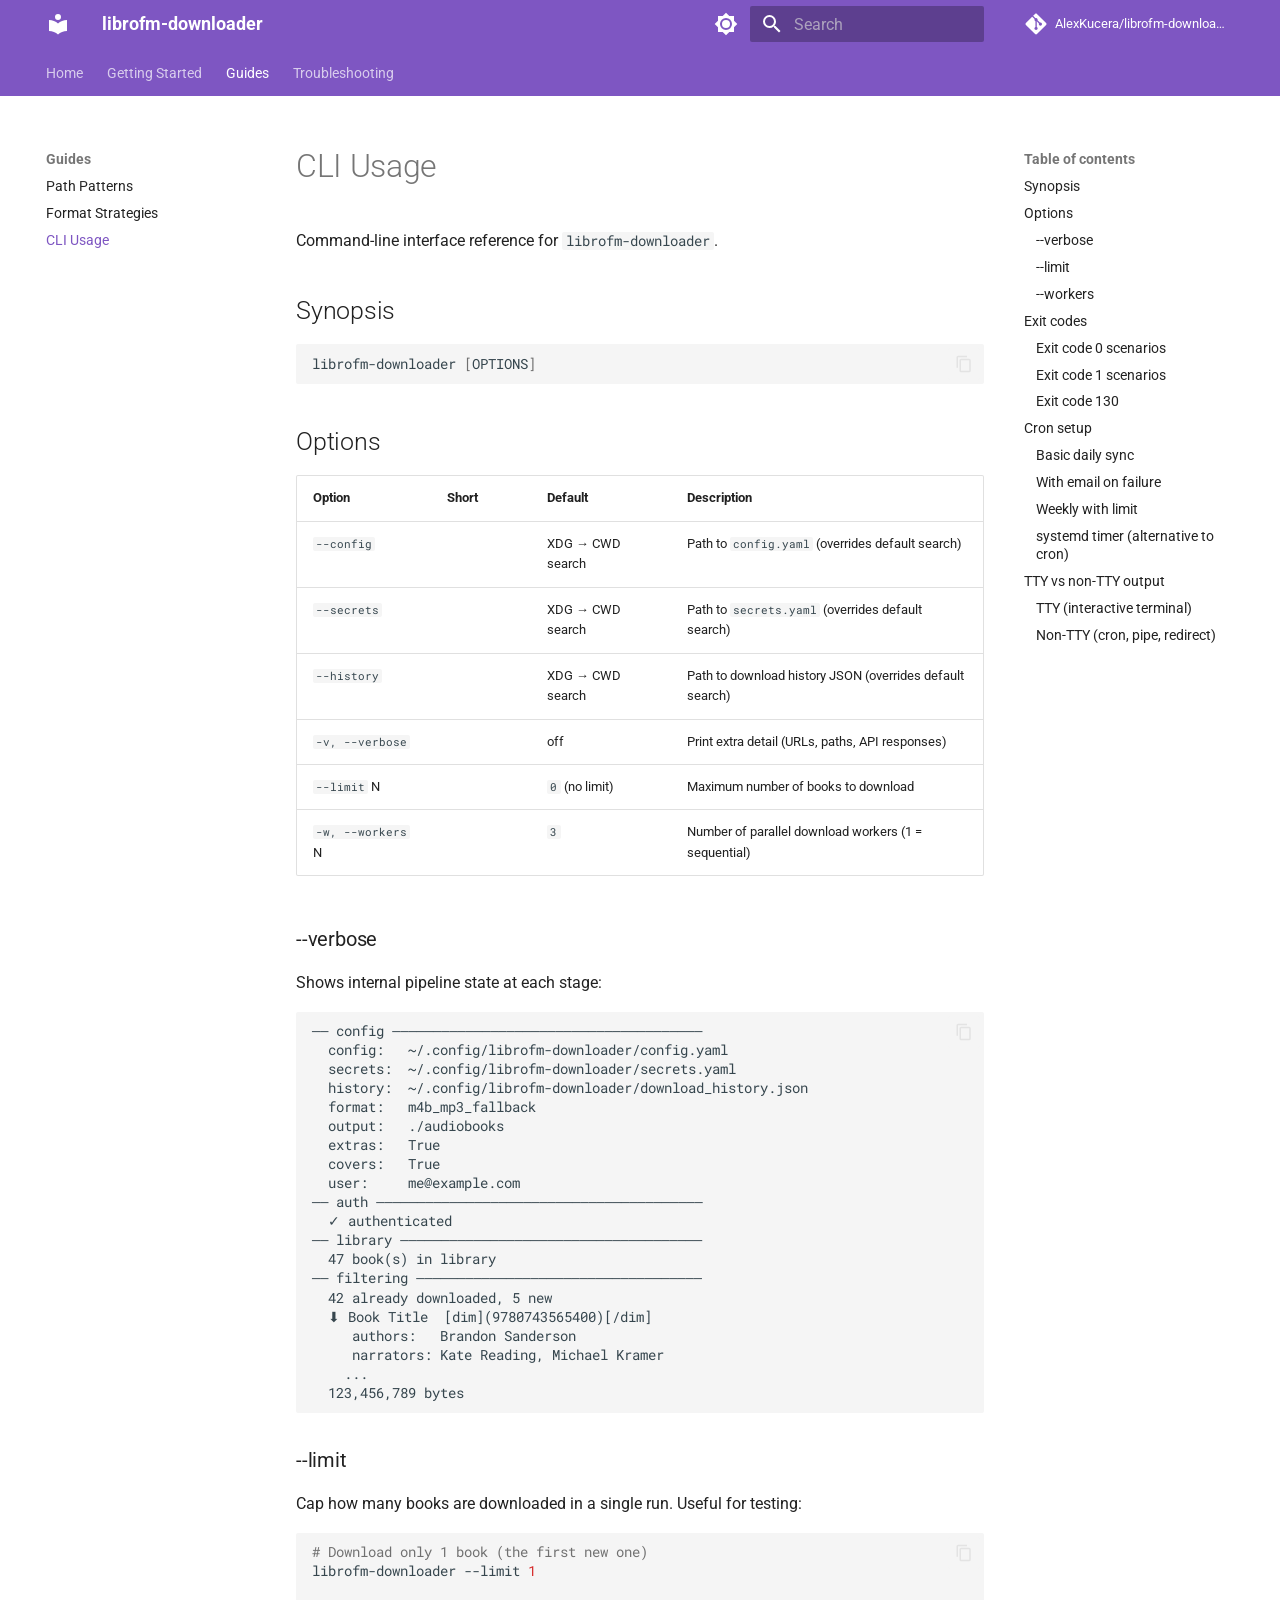
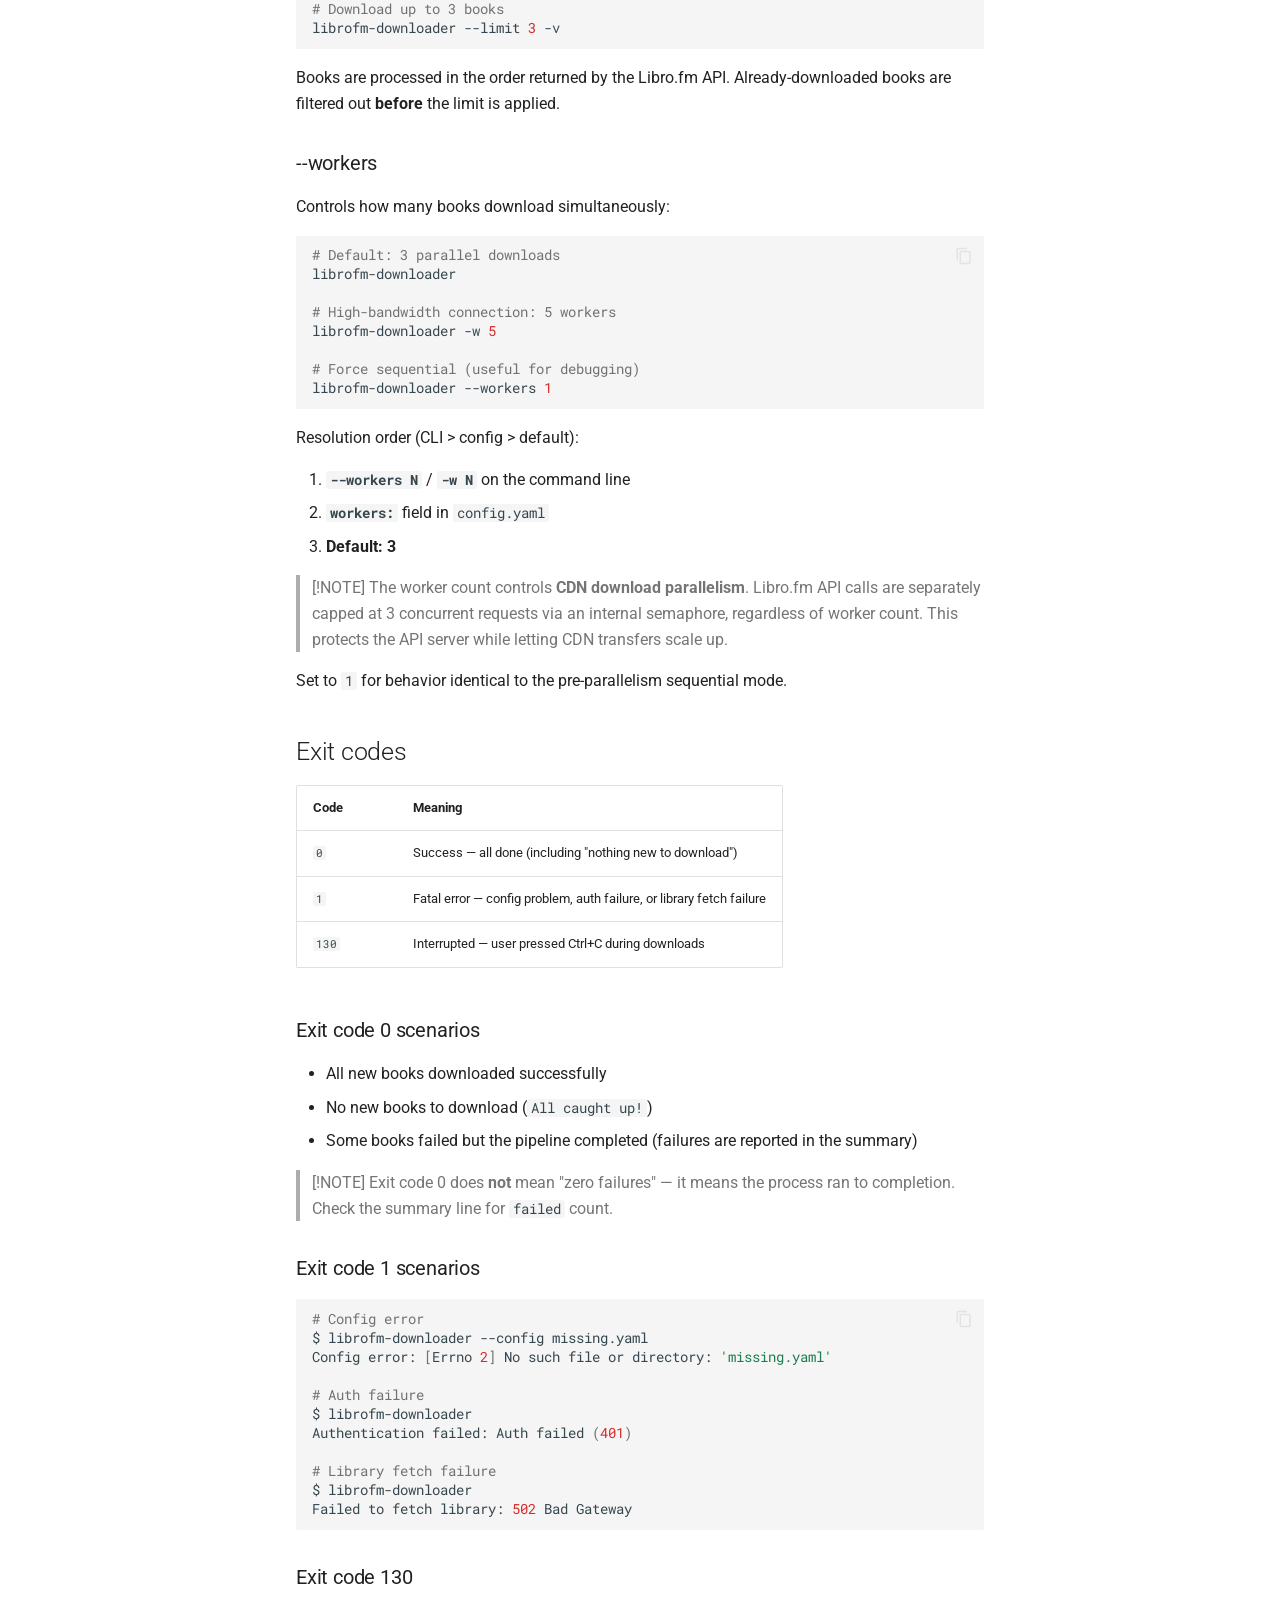
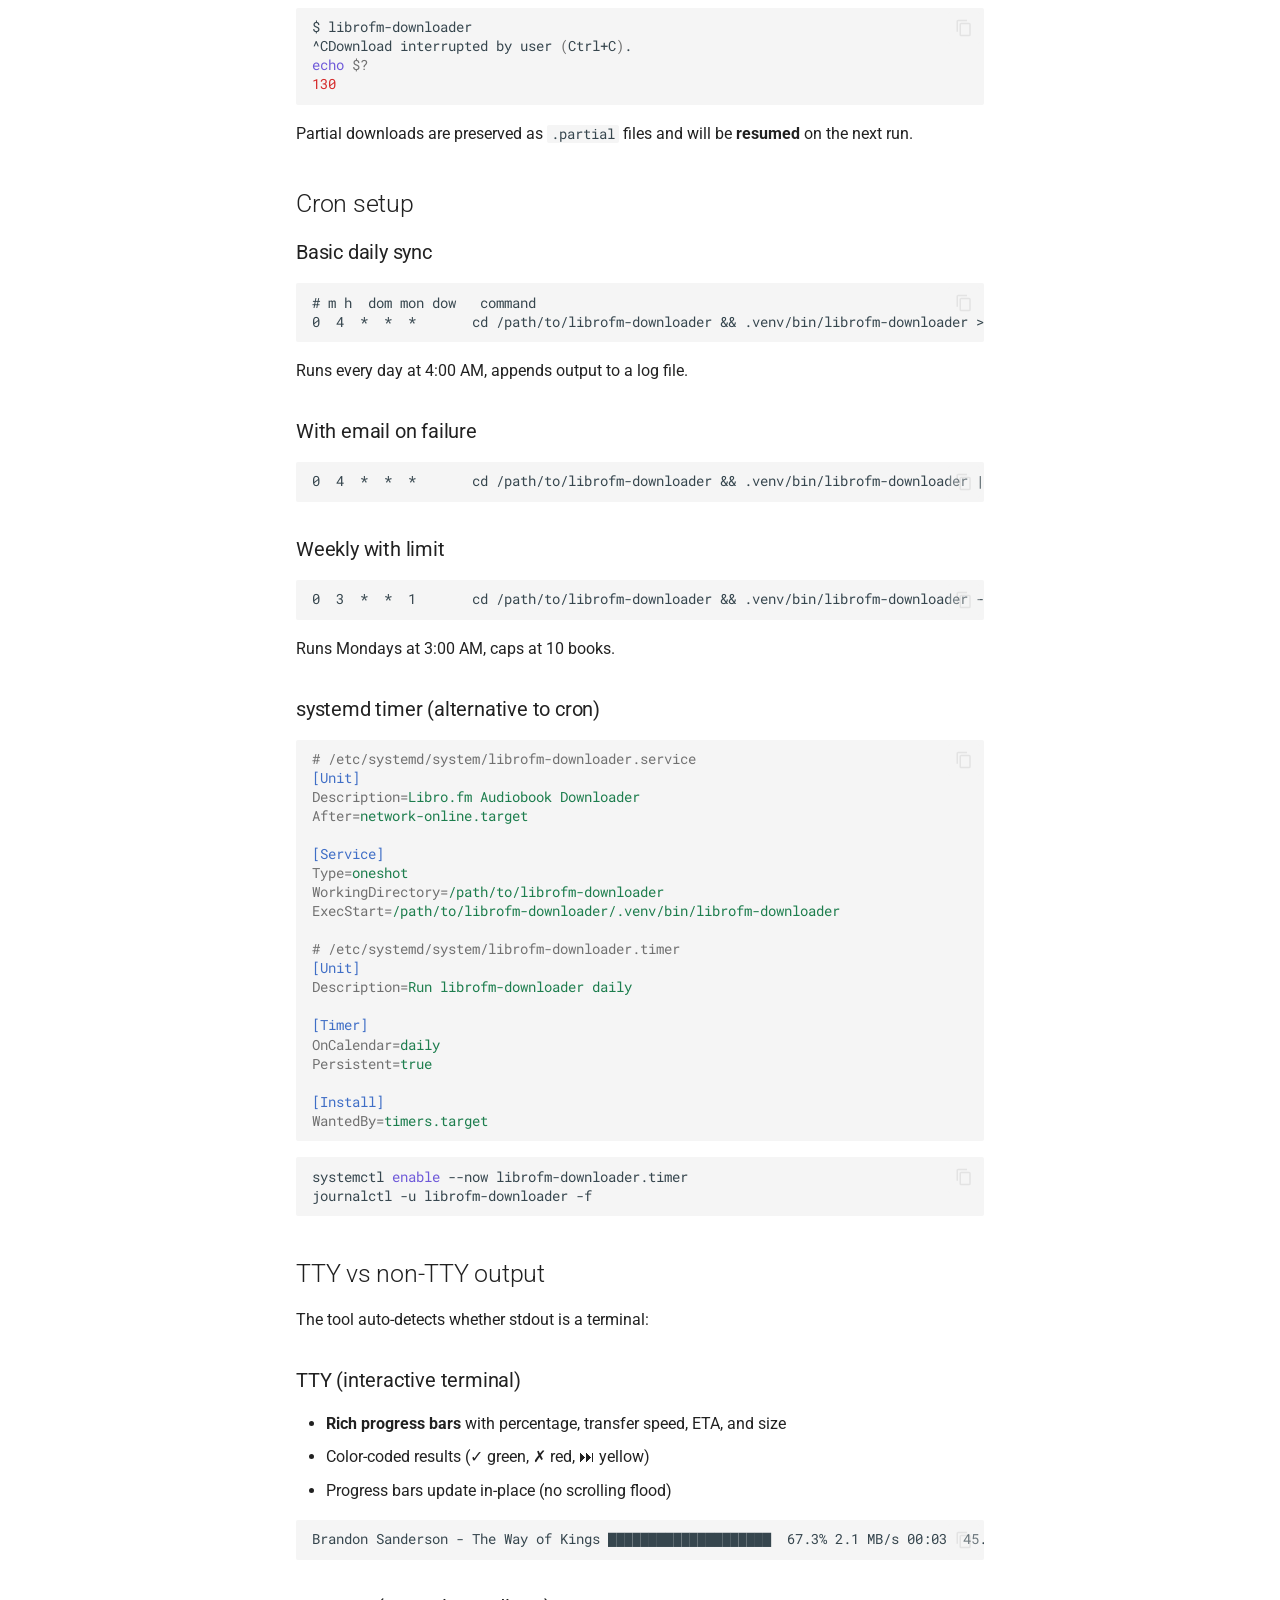
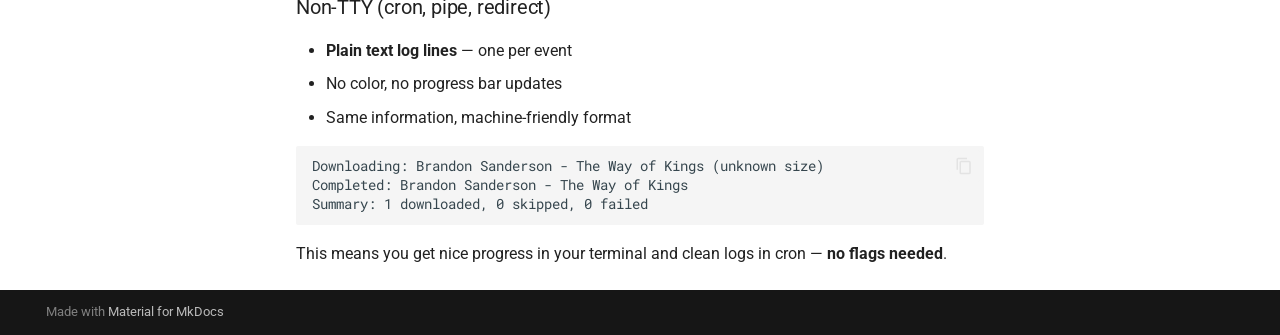
<file: docs/html/cli-usage.html>
<!doctype html>
<html lang="en" class="no-js">
  <head>
    
      <meta charset="utf-8">
      <meta name="viewport" content="width=device-width,initial-scale=1">
      
        <meta name="description" content="Download owned audiobooks from your Libro.fm account">
      
      
        <meta name="author" content="Alex Kucera">
      
      
      
        <link rel="prev" href="format-strategies.html">
      
      
        <link rel="next" href="troubleshooting.html">
      
      
        
      
      
      <link rel="icon" href="assets/images/favicon.png">
      <meta name="generator" content="mkdocs-1.6.1, mkdocs-material-9.7.0">
    
    
      
        <title>CLI Usage - librofm-downloader</title>
      
    
    
      <link rel="stylesheet" href="assets/stylesheets/main.618322db.min.css">
      
        
        <link rel="stylesheet" href="assets/stylesheets/palette.ab4e12ef.min.css">
      
      


    
    
      
    
    
      
        
        
        <link rel="preconnect" href="https://fonts.gstatic.com" crossorigin>
        <link rel="stylesheet" href="https://fonts.googleapis.com/css?family=Roboto:300,300i,400,400i,700,700i%7CRoboto+Mono:400,400i,700,700i&display=fallback">
        <style>:root{--md-text-font:"Roboto";--md-code-font:"Roboto Mono"}</style>
      
    
    
      <link rel="stylesheet" href="stylesheets/extra.css">
    
    <script>__md_scope=new URL(".",location),__md_hash=e=>[...e].reduce(((e,_)=>(e<<5)-e+_.charCodeAt(0)),0),__md_get=(e,_=localStorage,t=__md_scope)=>JSON.parse(_.getItem(t.pathname+"."+e)),__md_set=(e,_,t=localStorage,a=__md_scope)=>{try{t.setItem(a.pathname+"."+e,JSON.stringify(_))}catch(e){}}</script>
    
      

    
    
  </head>
  
  
    
    
      
    
    
    
    
    <body dir="ltr" data-md-color-scheme="default" data-md-color-primary="deep-purple" data-md-color-accent="amber">
  
    
    <input class="md-toggle" data-md-toggle="drawer" type="checkbox" id="__drawer" autocomplete="off">
    <input class="md-toggle" data-md-toggle="search" type="checkbox" id="__search" autocomplete="off">
    <label class="md-overlay" for="__drawer"></label>
    <div data-md-component="skip">
      
        
        <a href="#cli-usage" class="md-skip">
          Skip to content
        </a>
      
    </div>
    <div data-md-component="announce">
      
    </div>
    
    
      

<header class="md-header" data-md-component="header">
  <nav class="md-header__inner md-grid" aria-label="Header">
    <a href="index.html" title="librofm-downloader" class="md-header__button md-logo" aria-label="librofm-downloader" data-md-component="logo">
      
  
  <svg xmlns="http://www.w3.org/2000/svg" viewBox="0 0 24 24"><path d="M12 8a3 3 0 0 0 3-3 3 3 0 0 0-3-3 3 3 0 0 0-3 3 3 3 0 0 0 3 3m0 3.54C9.64 9.35 6.5 8 3 8v11c3.5 0 6.64 1.35 9 3.54 2.36-2.19 5.5-3.54 9-3.54V8c-3.5 0-6.64 1.35-9 3.54"/></svg>

    </a>
    <label class="md-header__button md-icon" for="__drawer">
      
      <svg xmlns="http://www.w3.org/2000/svg" viewBox="0 0 24 24"><path d="M3 6h18v2H3zm0 5h18v2H3zm0 5h18v2H3z"/></svg>
    </label>
    <div class="md-header__title" data-md-component="header-title">
      <div class="md-header__ellipsis">
        <div class="md-header__topic">
          <span class="md-ellipsis">
            librofm-downloader
          </span>
        </div>
        <div class="md-header__topic" data-md-component="header-topic">
          <span class="md-ellipsis">
            
              CLI Usage
            
          </span>
        </div>
      </div>
    </div>
    
      
        <form class="md-header__option" data-md-component="palette">
  
    
    
    
    <input class="md-option" data-md-color-media="" data-md-color-scheme="default" data-md-color-primary="deep-purple" data-md-color-accent="amber"  aria-label="Switch to dark mode"  type="radio" name="__palette" id="__palette_0">
    
      <label class="md-header__button md-icon" title="Switch to dark mode" for="__palette_1" hidden>
        <svg xmlns="http://www.w3.org/2000/svg" viewBox="0 0 24 24"><path d="M12 8a4 4 0 0 0-4 4 4 4 0 0 0 4 4 4 4 0 0 0 4-4 4 4 0 0 0-4-4m0 10a6 6 0 0 1-6-6 6 6 0 0 1 6-6 6 6 0 0 1 6 6 6 6 0 0 1-6 6m8-9.31V4h-4.69L12 .69 8.69 4H4v4.69L.69 12 4 15.31V20h4.69L12 23.31 15.31 20H20v-4.69L23.31 12z"/></svg>
      </label>
    
  
    
    
    
    <input class="md-option" data-md-color-media="" data-md-color-scheme="slate" data-md-color-primary="deep-purple" data-md-color-accent="amber"  aria-label="Switch to light mode"  type="radio" name="__palette" id="__palette_1">
    
      <label class="md-header__button md-icon" title="Switch to light mode" for="__palette_0" hidden>
        <svg xmlns="http://www.w3.org/2000/svg" viewBox="0 0 24 24"><path d="M12 18c-.89 0-1.74-.2-2.5-.55C11.56 16.5 13 14.42 13 12s-1.44-4.5-3.5-5.45C10.26 6.2 11.11 6 12 6a6 6 0 0 1 6 6 6 6 0 0 1-6 6m8-9.31V4h-4.69L12 .69 8.69 4H4v4.69L.69 12 4 15.31V20h4.69L12 23.31 15.31 20H20v-4.69L23.31 12z"/></svg>
      </label>
    
  
</form>
      
    
    
      <script>var palette=__md_get("__palette");if(palette&&palette.color){if("(prefers-color-scheme)"===palette.color.media){var media=matchMedia("(prefers-color-scheme: light)"),input=document.querySelector(media.matches?"[data-md-color-media='(prefers-color-scheme: light)']":"[data-md-color-media='(prefers-color-scheme: dark)']");palette.color.media=input.getAttribute("data-md-color-media"),palette.color.scheme=input.getAttribute("data-md-color-scheme"),palette.color.primary=input.getAttribute("data-md-color-primary"),palette.color.accent=input.getAttribute("data-md-color-accent")}for(var[key,value]of Object.entries(palette.color))document.body.setAttribute("data-md-color-"+key,value)}</script>
    
    
    
      
      
        <label class="md-header__button md-icon" for="__search">
          
          <svg xmlns="http://www.w3.org/2000/svg" viewBox="0 0 24 24"><path d="M9.5 3A6.5 6.5 0 0 1 16 9.5c0 1.61-.59 3.09-1.56 4.23l.27.27h.79l5 5-1.5 1.5-5-5v-.79l-.27-.27A6.52 6.52 0 0 1 9.5 16 6.5 6.5 0 0 1 3 9.5 6.5 6.5 0 0 1 9.5 3m0 2C7 5 5 7 5 9.5S7 14 9.5 14 14 12 14 9.5 12 5 9.5 5"/></svg>
        </label>
        <div class="md-search" data-md-component="search" role="dialog">
  <label class="md-search__overlay" for="__search"></label>
  <div class="md-search__inner" role="search">
    <form class="md-search__form" name="search">
      <input type="text" class="md-search__input" name="query" aria-label="Search" placeholder="Search" autocapitalize="off" autocorrect="off" autocomplete="off" spellcheck="false" data-md-component="search-query" required>
      <label class="md-search__icon md-icon" for="__search">
        
        <svg xmlns="http://www.w3.org/2000/svg" viewBox="0 0 24 24"><path d="M9.5 3A6.5 6.5 0 0 1 16 9.5c0 1.61-.59 3.09-1.56 4.23l.27.27h.79l5 5-1.5 1.5-5-5v-.79l-.27-.27A6.52 6.52 0 0 1 9.5 16 6.5 6.5 0 0 1 3 9.5 6.5 6.5 0 0 1 9.5 3m0 2C7 5 5 7 5 9.5S7 14 9.5 14 14 12 14 9.5 12 5 9.5 5"/></svg>
        
        <svg xmlns="http://www.w3.org/2000/svg" viewBox="0 0 24 24"><path d="M20 11v2H8l5.5 5.5-1.42 1.42L4.16 12l7.92-7.92L13.5 5.5 8 11z"/></svg>
      </label>
      <nav class="md-search__options" aria-label="Search">
        
        <button type="reset" class="md-search__icon md-icon" title="Clear" aria-label="Clear" tabindex="-1">
          
          <svg xmlns="http://www.w3.org/2000/svg" viewBox="0 0 24 24"><path d="M19 6.41 17.59 5 12 10.59 6.41 5 5 6.41 10.59 12 5 17.59 6.41 19 12 13.41 17.59 19 19 17.59 13.41 12z"/></svg>
        </button>
      </nav>
      
    </form>
    <div class="md-search__output">
      <div class="md-search__scrollwrap" tabindex="0" data-md-scrollfix>
        <div class="md-search-result" data-md-component="search-result">
          <div class="md-search-result__meta">
            Initializing search
          </div>
          <ol class="md-search-result__list" role="presentation"></ol>
        </div>
      </div>
    </div>
  </div>
</div>
      
    
    
      <div class="md-header__source">
        <a href="https://github.com/AlexKucera/librofm-downloader" title="Go to repository" class="md-source" data-md-component="source">
  <div class="md-source__icon md-icon">
    
    <svg xmlns="http://www.w3.org/2000/svg" viewBox="0 0 448 512"><!--! Font Awesome Free 7.1.0 by @fontawesome - https://fontawesome.com License - https://fontawesome.com/license/free (Icons: CC BY 4.0, Fonts: SIL OFL 1.1, Code: MIT License) Copyright 2025 Fonticons, Inc.--><path d="M439.6 236.1 244 40.5c-5.4-5.5-12.8-8.5-20.4-8.5s-15 3-20.4 8.4L162.5 81l51.5 51.5c27.1-9.1 52.7 16.8 43.4 43.7l49.7 49.7c34.2-11.8 61.2 31 35.5 56.7-26.5 26.5-70.2-2.9-56-37.3L240.3 199v121.9c25.3 12.5 22.3 41.8 9.1 55-6.4 6.4-15.2 10.1-24.3 10.1s-17.8-3.6-24.3-10.1c-17.6-17.6-11.1-46.9 11.2-56v-123c-20.8-8.5-24.6-30.7-18.6-45L142.6 101 8.5 235.1C3 240.6 0 247.9 0 255.5s3 15 8.5 20.4l195.6 195.7c5.4 5.4 12.7 8.4 20.4 8.4s15-3 20.4-8.4l194.7-194.7c5.4-5.4 8.4-12.8 8.4-20.4s-3-15-8.4-20.4"/></svg>
  </div>
  <div class="md-source__repository">
    AlexKucera/librofm-downloader
  </div>
</a>
      </div>
    
  </nav>
  
</header>
    
    <div class="md-container" data-md-component="container">
      
      
        
          
            
<nav class="md-tabs" aria-label="Tabs" data-md-component="tabs">
  <div class="md-grid">
    <ul class="md-tabs__list">
      
        
  
  
  
  
    <li class="md-tabs__item">
      <a href="index.html" class="md-tabs__link">
        
  
  
    
  
  Home

      </a>
    </li>
  

      
        
  
  
  
  
    
    
      <li class="md-tabs__item">
        <a href="quickstart.html" class="md-tabs__link">
          
  
  
  Getting Started

        </a>
      </li>
    
  

      
        
  
  
  
    
  
  
    
    
      <li class="md-tabs__item md-tabs__item--active">
        <a href="path-patterns.html" class="md-tabs__link">
          
  
  
  Guides

        </a>
      </li>
    
  

      
        
  
  
  
  
    <li class="md-tabs__item">
      <a href="troubleshooting.html" class="md-tabs__link">
        
  
  
    
  
  Troubleshooting

      </a>
    </li>
  

      
    </ul>
  </div>
</nav>
          
        
      
      <main class="md-main" data-md-component="main">
        <div class="md-main__inner md-grid">
          
            
              
              <div class="md-sidebar md-sidebar--primary" data-md-component="sidebar" data-md-type="navigation" >
                <div class="md-sidebar__scrollwrap">
                  <div class="md-sidebar__inner">
                    


  


<nav class="md-nav md-nav--primary md-nav--lifted" aria-label="Navigation" data-md-level="0">
  <label class="md-nav__title" for="__drawer">
    <a href="index.html" title="librofm-downloader" class="md-nav__button md-logo" aria-label="librofm-downloader" data-md-component="logo">
      
  
  <svg xmlns="http://www.w3.org/2000/svg" viewBox="0 0 24 24"><path d="M12 8a3 3 0 0 0 3-3 3 3 0 0 0-3-3 3 3 0 0 0-3 3 3 3 0 0 0 3 3m0 3.54C9.64 9.35 6.5 8 3 8v11c3.5 0 6.64 1.35 9 3.54 2.36-2.19 5.5-3.54 9-3.54V8c-3.5 0-6.64 1.35-9 3.54"/></svg>

    </a>
    librofm-downloader
  </label>
  
    <div class="md-nav__source">
      <a href="https://github.com/AlexKucera/librofm-downloader" title="Go to repository" class="md-source" data-md-component="source">
  <div class="md-source__icon md-icon">
    
    <svg xmlns="http://www.w3.org/2000/svg" viewBox="0 0 448 512"><!--! Font Awesome Free 7.1.0 by @fontawesome - https://fontawesome.com License - https://fontawesome.com/license/free (Icons: CC BY 4.0, Fonts: SIL OFL 1.1, Code: MIT License) Copyright 2025 Fonticons, Inc.--><path d="M439.6 236.1 244 40.5c-5.4-5.5-12.8-8.5-20.4-8.5s-15 3-20.4 8.4L162.5 81l51.5 51.5c27.1-9.1 52.7 16.8 43.4 43.7l49.7 49.7c34.2-11.8 61.2 31 35.5 56.7-26.5 26.5-70.2-2.9-56-37.3L240.3 199v121.9c25.3 12.5 22.3 41.8 9.1 55-6.4 6.4-15.2 10.1-24.3 10.1s-17.8-3.6-24.3-10.1c-17.6-17.6-11.1-46.9 11.2-56v-123c-20.8-8.5-24.6-30.7-18.6-45L142.6 101 8.5 235.1C3 240.6 0 247.9 0 255.5s3 15 8.5 20.4l195.6 195.7c5.4 5.4 12.7 8.4 20.4 8.4s15-3 20.4-8.4l194.7-194.7c5.4-5.4 8.4-12.8 8.4-20.4s-3-15-8.4-20.4"/></svg>
  </div>
  <div class="md-source__repository">
    AlexKucera/librofm-downloader
  </div>
</a>
    </div>
  
  <ul class="md-nav__list" data-md-scrollfix>
    
      
      
  
  
  
  
    <li class="md-nav__item">
      <a href="index.html" class="md-nav__link">
        
  
  
  <span class="md-ellipsis">
    
  
    Home
  

    
  </span>
  
  

      </a>
    </li>
  

    
      
      
  
  
  
  
    
    
    
    
      
      
        
      
    
    
    <li class="md-nav__item md-nav__item--nested">
      
        
        
        <input class="md-nav__toggle md-toggle " type="checkbox" id="__nav_2" >
        
          
          <label class="md-nav__link" for="__nav_2" id="__nav_2_label" tabindex="0">
            
  
  
  <span class="md-ellipsis">
    
  
    Getting Started
  

    
  </span>
  
  

            <span class="md-nav__icon md-icon"></span>
          </label>
        
        <nav class="md-nav" data-md-level="1" aria-labelledby="__nav_2_label" aria-expanded="false">
          <label class="md-nav__title" for="__nav_2">
            <span class="md-nav__icon md-icon"></span>
            
  
    Getting Started
  

          </label>
          <ul class="md-nav__list" data-md-scrollfix>
            
              
                
  
  
  
  
    <li class="md-nav__item">
      <a href="quickstart.html" class="md-nav__link">
        
  
  
  <span class="md-ellipsis">
    
  
    Quickstart
  

    
  </span>
  
  

      </a>
    </li>
  

              
            
              
                
  
  
  
  
    <li class="md-nav__item">
      <a href="configuration.html" class="md-nav__link">
        
  
  
  <span class="md-ellipsis">
    
  
    Configuration Reference
  

    
  </span>
  
  

      </a>
    </li>
  

              
            
              
                
  
  
  
  
    <li class="md-nav__item">
      <a href="secrets.html" class="md-nav__link">
        
  
  
  <span class="md-ellipsis">
    
  
    Secrets
  

    
  </span>
  
  

      </a>
    </li>
  

              
            
          </ul>
        </nav>
      
    </li>
  

    
      
      
  
  
    
  
  
  
    
    
    
    
      
        
        
      
      
        
      
    
    
    <li class="md-nav__item md-nav__item--active md-nav__item--section md-nav__item--nested">
      
        
        
        <input class="md-nav__toggle md-toggle " type="checkbox" id="__nav_3" checked>
        
          
          <label class="md-nav__link" for="__nav_3" id="__nav_3_label" tabindex="">
            
  
  
  <span class="md-ellipsis">
    
  
    Guides
  

    
  </span>
  
  

            <span class="md-nav__icon md-icon"></span>
          </label>
        
        <nav class="md-nav" data-md-level="1" aria-labelledby="__nav_3_label" aria-expanded="true">
          <label class="md-nav__title" for="__nav_3">
            <span class="md-nav__icon md-icon"></span>
            
  
    Guides
  

          </label>
          <ul class="md-nav__list" data-md-scrollfix>
            
              
                
  
  
  
  
    <li class="md-nav__item">
      <a href="path-patterns.html" class="md-nav__link">
        
  
  
  <span class="md-ellipsis">
    
  
    Path Patterns
  

    
  </span>
  
  

      </a>
    </li>
  

              
            
              
                
  
  
  
  
    <li class="md-nav__item">
      <a href="format-strategies.html" class="md-nav__link">
        
  
  
  <span class="md-ellipsis">
    
  
    Format Strategies
  

    
  </span>
  
  

      </a>
    </li>
  

              
            
              
                
  
  
    
  
  
  
    <li class="md-nav__item md-nav__item--active">
      
      <input class="md-nav__toggle md-toggle" type="checkbox" id="__toc">
      
      
        
      
      
        <label class="md-nav__link md-nav__link--active" for="__toc">
          
  
  
  <span class="md-ellipsis">
    
  
    CLI Usage
  

    
  </span>
  
  

          <span class="md-nav__icon md-icon"></span>
        </label>
      
      <a href="cli-usage.html" class="md-nav__link md-nav__link--active">
        
  
  
  <span class="md-ellipsis">
    
  
    CLI Usage
  

    
  </span>
  
  

      </a>
      
        

<nav class="md-nav md-nav--secondary" aria-label="Table of contents">
  
  
  
    
  
  
    <label class="md-nav__title" for="__toc">
      <span class="md-nav__icon md-icon"></span>
      Table of contents
    </label>
    <ul class="md-nav__list" data-md-component="toc" data-md-scrollfix>
      
        <li class="md-nav__item">
  <a href="#synopsis" class="md-nav__link">
    <span class="md-ellipsis">
      
        Synopsis
      
    </span>
  </a>
  
</li>
      
        <li class="md-nav__item">
  <a href="#options" class="md-nav__link">
    <span class="md-ellipsis">
      
        Options
      
    </span>
  </a>
  
    <nav class="md-nav" aria-label="Options">
      <ul class="md-nav__list">
        
          <li class="md-nav__item">
  <a href="#-verbose" class="md-nav__link">
    <span class="md-ellipsis">
      
        --verbose
      
    </span>
  </a>
  
</li>
        
          <li class="md-nav__item">
  <a href="#-limit" class="md-nav__link">
    <span class="md-ellipsis">
      
        --limit
      
    </span>
  </a>
  
</li>
        
          <li class="md-nav__item">
  <a href="#-workers" class="md-nav__link">
    <span class="md-ellipsis">
      
        --workers
      
    </span>
  </a>
  
</li>
        
      </ul>
    </nav>
  
</li>
      
        <li class="md-nav__item">
  <a href="#exit-codes" class="md-nav__link">
    <span class="md-ellipsis">
      
        Exit codes
      
    </span>
  </a>
  
    <nav class="md-nav" aria-label="Exit codes">
      <ul class="md-nav__list">
        
          <li class="md-nav__item">
  <a href="#exit-code-0-scenarios" class="md-nav__link">
    <span class="md-ellipsis">
      
        Exit code 0 scenarios
      
    </span>
  </a>
  
</li>
        
          <li class="md-nav__item">
  <a href="#exit-code-1-scenarios" class="md-nav__link">
    <span class="md-ellipsis">
      
        Exit code 1 scenarios
      
    </span>
  </a>
  
</li>
        
          <li class="md-nav__item">
  <a href="#exit-code-130" class="md-nav__link">
    <span class="md-ellipsis">
      
        Exit code 130
      
    </span>
  </a>
  
</li>
        
      </ul>
    </nav>
  
</li>
      
        <li class="md-nav__item">
  <a href="#cron-setup" class="md-nav__link">
    <span class="md-ellipsis">
      
        Cron setup
      
    </span>
  </a>
  
    <nav class="md-nav" aria-label="Cron setup">
      <ul class="md-nav__list">
        
          <li class="md-nav__item">
  <a href="#basic-daily-sync" class="md-nav__link">
    <span class="md-ellipsis">
      
        Basic daily sync
      
    </span>
  </a>
  
</li>
        
          <li class="md-nav__item">
  <a href="#with-email-on-failure" class="md-nav__link">
    <span class="md-ellipsis">
      
        With email on failure
      
    </span>
  </a>
  
</li>
        
          <li class="md-nav__item">
  <a href="#weekly-with-limit" class="md-nav__link">
    <span class="md-ellipsis">
      
        Weekly with limit
      
    </span>
  </a>
  
</li>
        
          <li class="md-nav__item">
  <a href="#systemd-timer-alternative-to-cron" class="md-nav__link">
    <span class="md-ellipsis">
      
        systemd timer (alternative to cron)
      
    </span>
  </a>
  
</li>
        
      </ul>
    </nav>
  
</li>
      
        <li class="md-nav__item">
  <a href="#tty-vs-non-tty-output" class="md-nav__link">
    <span class="md-ellipsis">
      
        TTY vs non-TTY output
      
    </span>
  </a>
  
    <nav class="md-nav" aria-label="TTY vs non-TTY output">
      <ul class="md-nav__list">
        
          <li class="md-nav__item">
  <a href="#tty-interactive-terminal" class="md-nav__link">
    <span class="md-ellipsis">
      
        TTY (interactive terminal)
      
    </span>
  </a>
  
</li>
        
          <li class="md-nav__item">
  <a href="#non-tty-cron-pipe-redirect" class="md-nav__link">
    <span class="md-ellipsis">
      
        Non-TTY (cron, pipe, redirect)
      
    </span>
  </a>
  
</li>
        
      </ul>
    </nav>
  
</li>
      
    </ul>
  
</nav>
      
    </li>
  

              
            
          </ul>
        </nav>
      
    </li>
  

    
      
      
  
  
  
  
    <li class="md-nav__item">
      <a href="troubleshooting.html" class="md-nav__link">
        
  
  
  <span class="md-ellipsis">
    
  
    Troubleshooting
  

    
  </span>
  
  

      </a>
    </li>
  

    
  </ul>
</nav>
                  </div>
                </div>
              </div>
            
            
              
              <div class="md-sidebar md-sidebar--secondary" data-md-component="sidebar" data-md-type="toc" >
                <div class="md-sidebar__scrollwrap">
                  <div class="md-sidebar__inner">
                    

<nav class="md-nav md-nav--secondary" aria-label="Table of contents">
  
  
  
    
  
  
    <label class="md-nav__title" for="__toc">
      <span class="md-nav__icon md-icon"></span>
      Table of contents
    </label>
    <ul class="md-nav__list" data-md-component="toc" data-md-scrollfix>
      
        <li class="md-nav__item">
  <a href="#synopsis" class="md-nav__link">
    <span class="md-ellipsis">
      
        Synopsis
      
    </span>
  </a>
  
</li>
      
        <li class="md-nav__item">
  <a href="#options" class="md-nav__link">
    <span class="md-ellipsis">
      
        Options
      
    </span>
  </a>
  
    <nav class="md-nav" aria-label="Options">
      <ul class="md-nav__list">
        
          <li class="md-nav__item">
  <a href="#-verbose" class="md-nav__link">
    <span class="md-ellipsis">
      
        --verbose
      
    </span>
  </a>
  
</li>
        
          <li class="md-nav__item">
  <a href="#-limit" class="md-nav__link">
    <span class="md-ellipsis">
      
        --limit
      
    </span>
  </a>
  
</li>
        
          <li class="md-nav__item">
  <a href="#-workers" class="md-nav__link">
    <span class="md-ellipsis">
      
        --workers
      
    </span>
  </a>
  
</li>
        
      </ul>
    </nav>
  
</li>
      
        <li class="md-nav__item">
  <a href="#exit-codes" class="md-nav__link">
    <span class="md-ellipsis">
      
        Exit codes
      
    </span>
  </a>
  
    <nav class="md-nav" aria-label="Exit codes">
      <ul class="md-nav__list">
        
          <li class="md-nav__item">
  <a href="#exit-code-0-scenarios" class="md-nav__link">
    <span class="md-ellipsis">
      
        Exit code 0 scenarios
      
    </span>
  </a>
  
</li>
        
          <li class="md-nav__item">
  <a href="#exit-code-1-scenarios" class="md-nav__link">
    <span class="md-ellipsis">
      
        Exit code 1 scenarios
      
    </span>
  </a>
  
</li>
        
          <li class="md-nav__item">
  <a href="#exit-code-130" class="md-nav__link">
    <span class="md-ellipsis">
      
        Exit code 130
      
    </span>
  </a>
  
</li>
        
      </ul>
    </nav>
  
</li>
      
        <li class="md-nav__item">
  <a href="#cron-setup" class="md-nav__link">
    <span class="md-ellipsis">
      
        Cron setup
      
    </span>
  </a>
  
    <nav class="md-nav" aria-label="Cron setup">
      <ul class="md-nav__list">
        
          <li class="md-nav__item">
  <a href="#basic-daily-sync" class="md-nav__link">
    <span class="md-ellipsis">
      
        Basic daily sync
      
    </span>
  </a>
  
</li>
        
          <li class="md-nav__item">
  <a href="#with-email-on-failure" class="md-nav__link">
    <span class="md-ellipsis">
      
        With email on failure
      
    </span>
  </a>
  
</li>
        
          <li class="md-nav__item">
  <a href="#weekly-with-limit" class="md-nav__link">
    <span class="md-ellipsis">
      
        Weekly with limit
      
    </span>
  </a>
  
</li>
        
          <li class="md-nav__item">
  <a href="#systemd-timer-alternative-to-cron" class="md-nav__link">
    <span class="md-ellipsis">
      
        systemd timer (alternative to cron)
      
    </span>
  </a>
  
</li>
        
      </ul>
    </nav>
  
</li>
      
        <li class="md-nav__item">
  <a href="#tty-vs-non-tty-output" class="md-nav__link">
    <span class="md-ellipsis">
      
        TTY vs non-TTY output
      
    </span>
  </a>
  
    <nav class="md-nav" aria-label="TTY vs non-TTY output">
      <ul class="md-nav__list">
        
          <li class="md-nav__item">
  <a href="#tty-interactive-terminal" class="md-nav__link">
    <span class="md-ellipsis">
      
        TTY (interactive terminal)
      
    </span>
  </a>
  
</li>
        
          <li class="md-nav__item">
  <a href="#non-tty-cron-pipe-redirect" class="md-nav__link">
    <span class="md-ellipsis">
      
        Non-TTY (cron, pipe, redirect)
      
    </span>
  </a>
  
</li>
        
      </ul>
    </nav>
  
</li>
      
    </ul>
  
</nav>
                  </div>
                </div>
              </div>
            
          
          
            <div class="md-content" data-md-component="content">
              
              <article class="md-content__inner md-typeset">
                
                  


  
  


<h1 id="cli-usage">CLI Usage</h1>
<p>Command-line interface reference for <code>librofm-downloader</code>.</p>
<h2 id="synopsis">Synopsis</h2>
<div class="language-bash highlight"><pre><span></span><code><span id="__span_0__-0-1"><a id="__codelineno-0-1" name="__codelineno-0-1" href="#__codelineno-0-1"></a>librofm-downloader<span class="w"> </span><span class="o">[</span>OPTIONS<span class="o">]</span>
</span></code></pre></div>
<h2 id="options">Options</h2>
<table>
<thead>
<tr>
<th>Option</th>
<th>Short</th>
<th>Default</th>
<th>Description</th>
</tr>
</thead>
<tbody>
<tr>
<td><code>--config</code></td>
<td></td>
<td>XDG → CWD search</td>
<td>Path to <code>config.yaml</code> (overrides default search)</td>
</tr>
<tr>
<td><code>--secrets</code></td>
<td></td>
<td>XDG → CWD search</td>
<td>Path to <code>secrets.yaml</code> (overrides default search)</td>
</tr>
<tr>
<td><code>--history</code></td>
<td></td>
<td>XDG → CWD search</td>
<td>Path to download history JSON (overrides default search)</td>
</tr>
<tr>
<td><code>-v, --verbose</code></td>
<td></td>
<td>off</td>
<td>Print extra detail (URLs, paths, API responses)</td>
</tr>
<tr>
<td><code>--limit</code> N</td>
<td></td>
<td><code>0</code> (no limit)</td>
<td>Maximum number of books to download</td>
</tr>
<tr>
<td><code>-w, --workers</code> N</td>
<td></td>
<td><code>3</code></td>
<td>Number of parallel download workers (1 = sequential)</td>
</tr>
</tbody>
</table>
<h3 id="-verbose">--verbose</h3>
<p>Shows internal pipeline state at each stage:</p>
<div class="language-text highlight"><pre><span></span><code><span id="__span_0__-1-1"><a id="__codelineno-1-1" name="__codelineno-1-1" href="#__codelineno-1-1"></a>── config ──────────────────────────────────────
</span><span id="__span_0__-1-2"><a id="__codelineno-1-2" name="__codelineno-1-2" href="#__codelineno-1-2"></a>  config:   ~/.config/librofm-downloader/config.yaml
</span><span id="__span_0__-1-3"><a id="__codelineno-1-3" name="__codelineno-1-3" href="#__codelineno-1-3"></a>  secrets:  ~/.config/librofm-downloader/secrets.yaml
</span><span id="__span_0__-1-4"><a id="__codelineno-1-4" name="__codelineno-1-4" href="#__codelineno-1-4"></a>  history:  ~/.config/librofm-downloader/download_history.json
</span><span id="__span_0__-1-5"><a id="__codelineno-1-5" name="__codelineno-1-5" href="#__codelineno-1-5"></a>  format:   m4b_mp3_fallback
</span><span id="__span_0__-1-6"><a id="__codelineno-1-6" name="__codelineno-1-6" href="#__codelineno-1-6"></a>  output:   ./audiobooks
</span><span id="__span_0__-1-7"><a id="__codelineno-1-7" name="__codelineno-1-7" href="#__codelineno-1-7"></a>  extras:   True
</span><span id="__span_0__-1-8"><a id="__codelineno-1-8" name="__codelineno-1-8" href="#__codelineno-1-8"></a>  covers:   True
</span><span id="__span_0__-1-9"><a id="__codelineno-1-9" name="__codelineno-1-9" href="#__codelineno-1-9"></a>  user:     me@example.com
</span><span id="__span_0__-1-10"><a id="__codelineno-1-10" name="__codelineno-1-10" href="#__codelineno-1-10"></a>── auth ────────────────────────────────────────
</span><span id="__span_0__-1-11"><a id="__codelineno-1-11" name="__codelineno-1-11" href="#__codelineno-1-11"></a>  ✓ authenticated
</span><span id="__span_0__-1-12"><a id="__codelineno-1-12" name="__codelineno-1-12" href="#__codelineno-1-12"></a>── library ─────────────────────────────────────
</span><span id="__span_0__-1-13"><a id="__codelineno-1-13" name="__codelineno-1-13" href="#__codelineno-1-13"></a>  47 book(s) in library
</span><span id="__span_0__-1-14"><a id="__codelineno-1-14" name="__codelineno-1-14" href="#__codelineno-1-14"></a>── filtering ───────────────────────────────────
</span><span id="__span_0__-1-15"><a id="__codelineno-1-15" name="__codelineno-1-15" href="#__codelineno-1-15"></a>  42 already downloaded, 5 new
</span><span id="__span_0__-1-16"><a id="__codelineno-1-16" name="__codelineno-1-16" href="#__codelineno-1-16"></a>  ⬇ Book Title  [dim](9780743565400)[/dim]
</span><span id="__span_0__-1-17"><a id="__codelineno-1-17" name="__codelineno-1-17" href="#__codelineno-1-17"></a>     authors:   Brandon Sanderson
</span><span id="__span_0__-1-18"><a id="__codelineno-1-18" name="__codelineno-1-18" href="#__codelineno-1-18"></a>     narrators: Kate Reading, Michael Kramer
</span><span id="__span_0__-1-19"><a id="__codelineno-1-19" name="__codelineno-1-19" href="#__codelineno-1-19"></a>    ...
</span><span id="__span_0__-1-20"><a id="__codelineno-1-20" name="__codelineno-1-20" href="#__codelineno-1-20"></a>  123,456,789 bytes
</span></code></pre></div>
<h3 id="-limit">--limit</h3>
<p>Cap how many books are downloaded in a single run. Useful for testing:</p>
<div class="language-bash highlight"><pre><span></span><code><span id="__span_0__-2-1"><a id="__codelineno-2-1" name="__codelineno-2-1" href="#__codelineno-2-1"></a><span class="c1"># Download only 1 book (the first new one)</span>
</span><span id="__span_0__-2-2"><a id="__codelineno-2-2" name="__codelineno-2-2" href="#__codelineno-2-2"></a>librofm-downloader<span class="w"> </span>--limit<span class="w"> </span><span class="m">1</span>
</span><span id="__span_0__-2-3"><a id="__codelineno-2-3" name="__codelineno-2-3" href="#__codelineno-2-3"></a>
</span><span id="__span_0__-2-4"><a id="__codelineno-2-4" name="__codelineno-2-4" href="#__codelineno-2-4"></a><span class="c1"># Download up to 3 books</span>
</span><span id="__span_0__-2-5"><a id="__codelineno-2-5" name="__codelineno-2-5" href="#__codelineno-2-5"></a>librofm-downloader<span class="w"> </span>--limit<span class="w"> </span><span class="m">3</span><span class="w"> </span>-v
</span></code></pre></div>
<p>Books are processed in the order returned by the Libro.fm API. Already-downloaded books are filtered out <strong>before</strong> the limit is applied.</p>
<h3 id="-workers">--workers</h3>
<p>Controls how many books download simultaneously:</p>
<div class="language-bash highlight"><pre><span></span><code><span id="__span_0__-3-1"><a id="__codelineno-3-1" name="__codelineno-3-1" href="#__codelineno-3-1"></a><span class="c1"># Default: 3 parallel downloads</span>
</span><span id="__span_0__-3-2"><a id="__codelineno-3-2" name="__codelineno-3-2" href="#__codelineno-3-2"></a>librofm-downloader
</span><span id="__span_0__-3-3"><a id="__codelineno-3-3" name="__codelineno-3-3" href="#__codelineno-3-3"></a>
</span><span id="__span_0__-3-4"><a id="__codelineno-3-4" name="__codelineno-3-4" href="#__codelineno-3-4"></a><span class="c1"># High-bandwidth connection: 5 workers</span>
</span><span id="__span_0__-3-5"><a id="__codelineno-3-5" name="__codelineno-3-5" href="#__codelineno-3-5"></a>librofm-downloader<span class="w"> </span>-w<span class="w"> </span><span class="m">5</span>
</span><span id="__span_0__-3-6"><a id="__codelineno-3-6" name="__codelineno-3-6" href="#__codelineno-3-6"></a>
</span><span id="__span_0__-3-7"><a id="__codelineno-3-7" name="__codelineno-3-7" href="#__codelineno-3-7"></a><span class="c1"># Force sequential (useful for debugging)</span>
</span><span id="__span_0__-3-8"><a id="__codelineno-3-8" name="__codelineno-3-8" href="#__codelineno-3-8"></a>librofm-downloader<span class="w"> </span>--workers<span class="w"> </span><span class="m">1</span>
</span></code></pre></div>
<p>Resolution order (CLI &gt; config &gt; default):</p>
<ol>
<li><strong><code>--workers N</code></strong> / <strong><code>-w N</code></strong> on the command line</li>
<li><strong><code>workers:</code></strong> field in <code>config.yaml</code></li>
<li><strong>Default: 3</strong></li>
</ol>
<blockquote>
<p>[!NOTE]
The worker count controls <strong>CDN download parallelism</strong>. Libro.fm API calls are separately capped at 3 concurrent requests via an internal semaphore, regardless of worker count. This protects the API server while letting CDN transfers scale up.</p>
</blockquote>
<p>Set to <code>1</code> for behavior identical to the pre-parallelism sequential mode.</p>
<h2 id="exit-codes">Exit codes</h2>
<table>
<thead>
<tr>
<th>Code</th>
<th>Meaning</th>
</tr>
</thead>
<tbody>
<tr>
<td><code>0</code></td>
<td>Success — all done (including "nothing new to download")</td>
</tr>
<tr>
<td><code>1</code></td>
<td>Fatal error — config problem, auth failure, or library fetch failure</td>
</tr>
<tr>
<td><code>130</code></td>
<td>Interrupted — user pressed Ctrl+C during downloads</td>
</tr>
</tbody>
</table>
<h3 id="exit-code-0-scenarios">Exit code 0 scenarios</h3>
<ul>
<li>All new books downloaded successfully</li>
<li>No new books to download (<code>All caught up!</code>)</li>
<li>Some books failed but the pipeline completed (failures are reported in the summary)</li>
</ul>
<blockquote>
<p>[!NOTE]
Exit code 0 does <strong>not</strong> mean "zero failures" — it means the process ran to completion.
Check the summary line for <code>failed</code> count.</p>
</blockquote>
<h3 id="exit-code-1-scenarios">Exit code 1 scenarios</h3>
<div class="language-bash highlight"><pre><span></span><code><span id="__span_0__-4-1"><a id="__codelineno-4-1" name="__codelineno-4-1" href="#__codelineno-4-1"></a><span class="c1"># Config error</span>
</span><span id="__span_0__-4-2"><a id="__codelineno-4-2" name="__codelineno-4-2" href="#__codelineno-4-2"></a>$<span class="w"> </span>librofm-downloader<span class="w"> </span>--config<span class="w"> </span>missing.yaml
</span><span id="__span_0__-4-3"><a id="__codelineno-4-3" name="__codelineno-4-3" href="#__codelineno-4-3"></a>Config<span class="w"> </span>error:<span class="w"> </span><span class="o">[</span>Errno<span class="w"> </span><span class="m">2</span><span class="o">]</span><span class="w"> </span>No<span class="w"> </span>such<span class="w"> </span>file<span class="w"> </span>or<span class="w"> </span>directory:<span class="w"> </span><span class="s1">&#39;missing.yaml&#39;</span>
</span><span id="__span_0__-4-4"><a id="__codelineno-4-4" name="__codelineno-4-4" href="#__codelineno-4-4"></a>
</span><span id="__span_0__-4-5"><a id="__codelineno-4-5" name="__codelineno-4-5" href="#__codelineno-4-5"></a><span class="c1"># Auth failure</span>
</span><span id="__span_0__-4-6"><a id="__codelineno-4-6" name="__codelineno-4-6" href="#__codelineno-4-6"></a>$<span class="w"> </span>librofm-downloader
</span><span id="__span_0__-4-7"><a id="__codelineno-4-7" name="__codelineno-4-7" href="#__codelineno-4-7"></a>Authentication<span class="w"> </span>failed:<span class="w"> </span>Auth<span class="w"> </span>failed<span class="w"> </span><span class="o">(</span><span class="m">401</span><span class="o">)</span>
</span><span id="__span_0__-4-8"><a id="__codelineno-4-8" name="__codelineno-4-8" href="#__codelineno-4-8"></a>
</span><span id="__span_0__-4-9"><a id="__codelineno-4-9" name="__codelineno-4-9" href="#__codelineno-4-9"></a><span class="c1"># Library fetch failure</span>
</span><span id="__span_0__-4-10"><a id="__codelineno-4-10" name="__codelineno-4-10" href="#__codelineno-4-10"></a>$<span class="w"> </span>librofm-downloader
</span><span id="__span_0__-4-11"><a id="__codelineno-4-11" name="__codelineno-4-11" href="#__codelineno-4-11"></a>Failed<span class="w"> </span>to<span class="w"> </span>fetch<span class="w"> </span>library:<span class="w"> </span><span class="m">502</span><span class="w"> </span>Bad<span class="w"> </span>Gateway
</span></code></pre></div>
<h3 id="exit-code-130">Exit code 130</h3>
<div class="language-bash highlight"><pre><span></span><code><span id="__span_0__-5-1"><a id="__codelineno-5-1" name="__codelineno-5-1" href="#__codelineno-5-1"></a>$<span class="w"> </span>librofm-downloader
</span><span id="__span_0__-5-2"><a id="__codelineno-5-2" name="__codelineno-5-2" href="#__codelineno-5-2"></a>^CDownload<span class="w"> </span>interrupted<span class="w"> </span>by<span class="w"> </span>user<span class="w"> </span><span class="o">(</span>Ctrl+C<span class="o">)</span>.
</span><span id="__span_0__-5-3"><a id="__codelineno-5-3" name="__codelineno-5-3" href="#__codelineno-5-3"></a><span class="nb">echo</span><span class="w"> </span><span class="nv">$?</span>
</span><span id="__span_0__-5-4"><a id="__codelineno-5-4" name="__codelineno-5-4" href="#__codelineno-5-4"></a><span class="m">130</span>
</span></code></pre></div>
<p>Partial downloads are preserved as <code>.partial</code> files and will be <strong>resumed</strong> on the next run.</p>
<h2 id="cron-setup">Cron setup</h2>
<h3 id="basic-daily-sync">Basic daily sync</h3>
<div class="language-text highlight"><pre><span></span><code><span id="__span_0__-6-1"><a id="__codelineno-6-1" name="__codelineno-6-1" href="#__codelineno-6-1"></a># m h  dom mon dow   command
</span><span id="__span_0__-6-2"><a id="__codelineno-6-2" name="__codelineno-6-2" href="#__codelineno-6-2"></a>0  4  *  *  *       cd /path/to/librofm-downloader &amp;&amp; .venv/bin/librofm-downloader &gt;&gt; /var/log/librofm.log 2&gt;&amp;1
</span></code></pre></div>
<p>Runs every day at 4:00 AM, appends output to a log file.</p>
<h3 id="with-email-on-failure">With email on failure</h3>
<div class="language-text highlight"><pre><span></span><code><span id="__span_0__-7-1"><a id="__codelineno-7-1" name="__codelineno-7-1" href="#__codelineno-7-1"></a>0  4  *  *  *       cd /path/to/librofm-downloader &amp;&amp; .venv/bin/librofm-downloader || echo &quot;librofm-downloader failed&quot; | mail -s &quot;DL failure&quot; you@example.com
</span></code></pre></div>
<h3 id="weekly-with-limit">Weekly with limit</h3>
<div class="language-text highlight"><pre><span></span><code><span id="__span_0__-8-1"><a id="__codelineno-8-1" name="__codelineno-8-1" href="#__codelineno-8-1"></a>0  3  *  *  1       cd /path/to/librofm-downloader &amp;&amp; .venv/bin/librofm-downloader --limit 10 &gt;&gt; /var/log/librofm-weekly.log 2&gt;&amp;1
</span></code></pre></div>
<p>Runs Mondays at 3:00 AM, caps at 10 books.</p>
<h3 id="systemd-timer-alternative-to-cron">systemd timer (alternative to cron)</h3>
<div class="language-ini highlight"><pre><span></span><code><span id="__span_0__-9-1"><a id="__codelineno-9-1" name="__codelineno-9-1" href="#__codelineno-9-1"></a><span class="c1"># /etc/systemd/system/librofm-downloader.service</span>
</span><span id="__span_0__-9-2"><a id="__codelineno-9-2" name="__codelineno-9-2" href="#__codelineno-9-2"></a><span class="k">[Unit]</span>
</span><span id="__span_0__-9-3"><a id="__codelineno-9-3" name="__codelineno-9-3" href="#__codelineno-9-3"></a><span class="na">Description</span><span class="o">=</span><span class="s">Libro.fm Audiobook Downloader</span>
</span><span id="__span_0__-9-4"><a id="__codelineno-9-4" name="__codelineno-9-4" href="#__codelineno-9-4"></a><span class="na">After</span><span class="o">=</span><span class="s">network-online.target</span>
</span><span id="__span_0__-9-5"><a id="__codelineno-9-5" name="__codelineno-9-5" href="#__codelineno-9-5"></a>
</span><span id="__span_0__-9-6"><a id="__codelineno-9-6" name="__codelineno-9-6" href="#__codelineno-9-6"></a><span class="k">[Service]</span>
</span><span id="__span_0__-9-7"><a id="__codelineno-9-7" name="__codelineno-9-7" href="#__codelineno-9-7"></a><span class="na">Type</span><span class="o">=</span><span class="s">oneshot</span>
</span><span id="__span_0__-9-8"><a id="__codelineno-9-8" name="__codelineno-9-8" href="#__codelineno-9-8"></a><span class="na">WorkingDirectory</span><span class="o">=</span><span class="s">/path/to/librofm-downloader</span>
</span><span id="__span_0__-9-9"><a id="__codelineno-9-9" name="__codelineno-9-9" href="#__codelineno-9-9"></a><span class="na">ExecStart</span><span class="o">=</span><span class="s">/path/to/librofm-downloader/.venv/bin/librofm-downloader</span>
</span><span id="__span_0__-9-10"><a id="__codelineno-9-10" name="__codelineno-9-10" href="#__codelineno-9-10"></a>
</span><span id="__span_0__-9-11"><a id="__codelineno-9-11" name="__codelineno-9-11" href="#__codelineno-9-11"></a><span class="c1"># /etc/systemd/system/librofm-downloader.timer</span>
</span><span id="__span_0__-9-12"><a id="__codelineno-9-12" name="__codelineno-9-12" href="#__codelineno-9-12"></a><span class="k">[Unit]</span>
</span><span id="__span_0__-9-13"><a id="__codelineno-9-13" name="__codelineno-9-13" href="#__codelineno-9-13"></a><span class="na">Description</span><span class="o">=</span><span class="s">Run librofm-downloader daily</span>
</span><span id="__span_0__-9-14"><a id="__codelineno-9-14" name="__codelineno-9-14" href="#__codelineno-9-14"></a>
</span><span id="__span_0__-9-15"><a id="__codelineno-9-15" name="__codelineno-9-15" href="#__codelineno-9-15"></a><span class="k">[Timer]</span>
</span><span id="__span_0__-9-16"><a id="__codelineno-9-16" name="__codelineno-9-16" href="#__codelineno-9-16"></a><span class="na">OnCalendar</span><span class="o">=</span><span class="s">daily</span>
</span><span id="__span_0__-9-17"><a id="__codelineno-9-17" name="__codelineno-9-17" href="#__codelineno-9-17"></a><span class="na">Persistent</span><span class="o">=</span><span class="s">true</span>
</span><span id="__span_0__-9-18"><a id="__codelineno-9-18" name="__codelineno-9-18" href="#__codelineno-9-18"></a>
</span><span id="__span_0__-9-19"><a id="__codelineno-9-19" name="__codelineno-9-19" href="#__codelineno-9-19"></a><span class="k">[Install]</span>
</span><span id="__span_0__-9-20"><a id="__codelineno-9-20" name="__codelineno-9-20" href="#__codelineno-9-20"></a><span class="na">WantedBy</span><span class="o">=</span><span class="s">timers.target</span>
</span></code></pre></div>
<div class="language-bash highlight"><pre><span></span><code><span id="__span_0__-10-1"><a id="__codelineno-10-1" name="__codelineno-10-1" href="#__codelineno-10-1"></a>systemctl<span class="w"> </span><span class="nb">enable</span><span class="w"> </span>--now<span class="w"> </span>librofm-downloader.timer
</span><span id="__span_0__-10-2"><a id="__codelineno-10-2" name="__codelineno-10-2" href="#__codelineno-10-2"></a>journalctl<span class="w"> </span>-u<span class="w"> </span>librofm-downloader<span class="w"> </span>-f
</span></code></pre></div>
<h2 id="tty-vs-non-tty-output">TTY vs non-TTY output</h2>
<p>The tool auto-detects whether stdout is a terminal:</p>
<h3 id="tty-interactive-terminal">TTY (interactive terminal)</h3>
<ul>
<li><strong>Rich progress bars</strong> with percentage, transfer speed, ETA, and size</li>
<li>Color-coded results (✓ green, ✗ red, ⏭ yellow)</li>
<li>Progress bars update in-place (no scrolling flood)</li>
</ul>
<div class="language-text highlight"><pre><span></span><code><span id="__span_0__-11-1"><a id="__codelineno-11-1" name="__codelineno-11-1" href="#__codelineno-11-1"></a>Brandon Sanderson - The Way of Kings ████████████████████  67.3% 2.1 MB/s 00:03  45.2 MB
</span></code></pre></div>
<h3 id="non-tty-cron-pipe-redirect">Non-TTY (cron, pipe, redirect)</h3>
<ul>
<li><strong>Plain text log lines</strong> — one per event</li>
<li>No color, no progress bar updates</li>
<li>Same information, machine-friendly format</li>
</ul>
<div class="language-text highlight"><pre><span></span><code><span id="__span_0__-12-1"><a id="__codelineno-12-1" name="__codelineno-12-1" href="#__codelineno-12-1"></a>Downloading: Brandon Sanderson - The Way of Kings (unknown size)
</span><span id="__span_0__-12-2"><a id="__codelineno-12-2" name="__codelineno-12-2" href="#__codelineno-12-2"></a>Completed: Brandon Sanderson - The Way of Kings
</span><span id="__span_0__-12-3"><a id="__codelineno-12-3" name="__codelineno-12-3" href="#__codelineno-12-3"></a>Summary: 1 downloaded, 0 skipped, 0 failed
</span></code></pre></div>
<p>This means you get nice progress in your terminal and clean logs in cron — <strong>no flags needed</strong>.</p>












                
              </article>
            </div>
          
          
<script>var target=document.getElementById(location.hash.slice(1));target&&target.name&&(target.checked=target.name.startsWith("__tabbed_"))</script>
        </div>
        
      </main>
      
        <footer class="md-footer">
  
  <div class="md-footer-meta md-typeset">
    <div class="md-footer-meta__inner md-grid">
      <div class="md-copyright">
  
  
    Made with
    <a href="https://squidfunk.github.io/mkdocs-material/" target="_blank" rel="noopener">
      Material for MkDocs
    </a>
  
</div>
      
    </div>
  </div>
</footer>
      
    </div>
    <div class="md-dialog" data-md-component="dialog">
      <div class="md-dialog__inner md-typeset"></div>
    </div>
    
    
    
      
      
      <script id="__config" type="application/json">{"annotate": null, "base": ".", "features": ["navigation.tabs", "navigation.sections", "content.code.copy", "toc.follow"], "search": "assets/javascripts/workers/search.7a47a382.min.js", "tags": null, "translations": {"clipboard.copied": "Copied to clipboard", "clipboard.copy": "Copy to clipboard", "search.result.more.one": "1 more on this page", "search.result.more.other": "# more on this page", "search.result.none": "No matching documents", "search.result.one": "1 matching document", "search.result.other": "# matching documents", "search.result.placeholder": "Type to start searching", "search.result.term.missing": "Missing", "select.version": "Select version"}, "version": null}</script>
    
    
      <script src="assets/javascripts/bundle.e71a0d61.min.js"></script>
      
    
  </body>
</html>
</file>
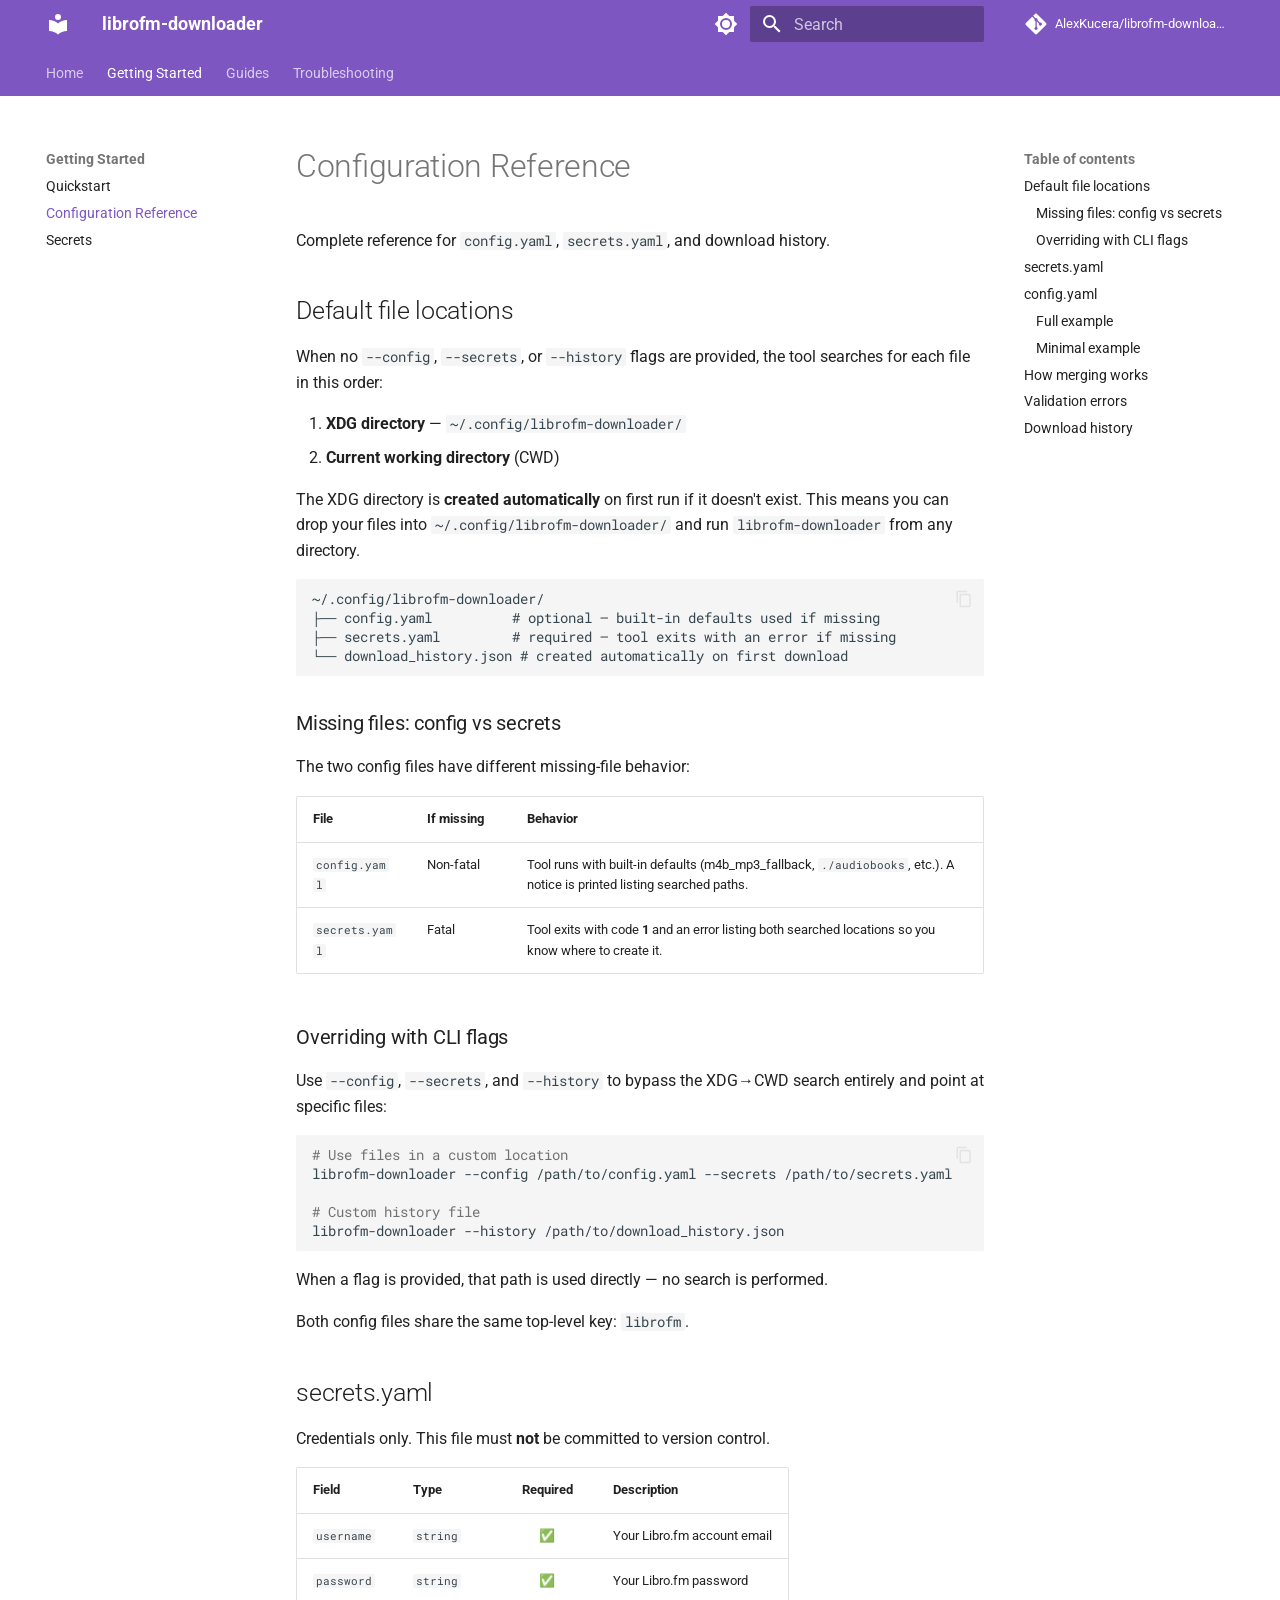
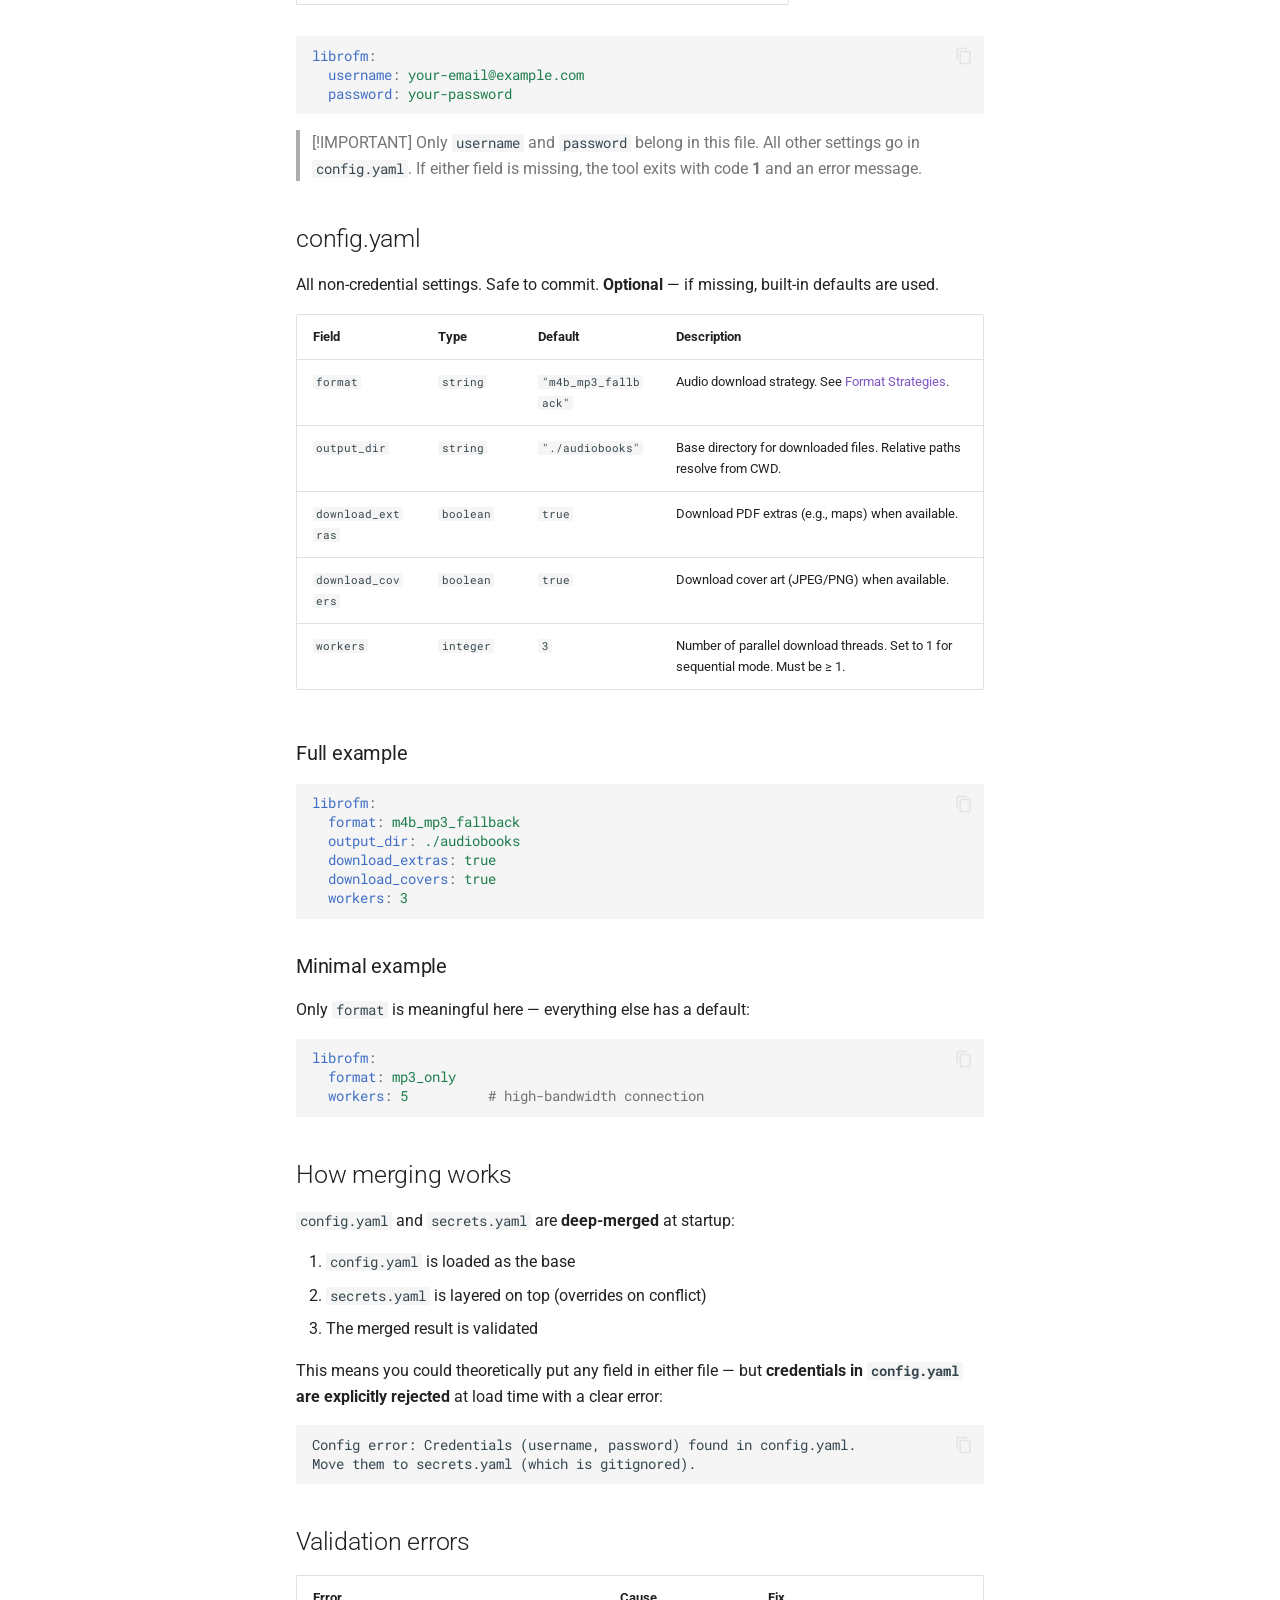
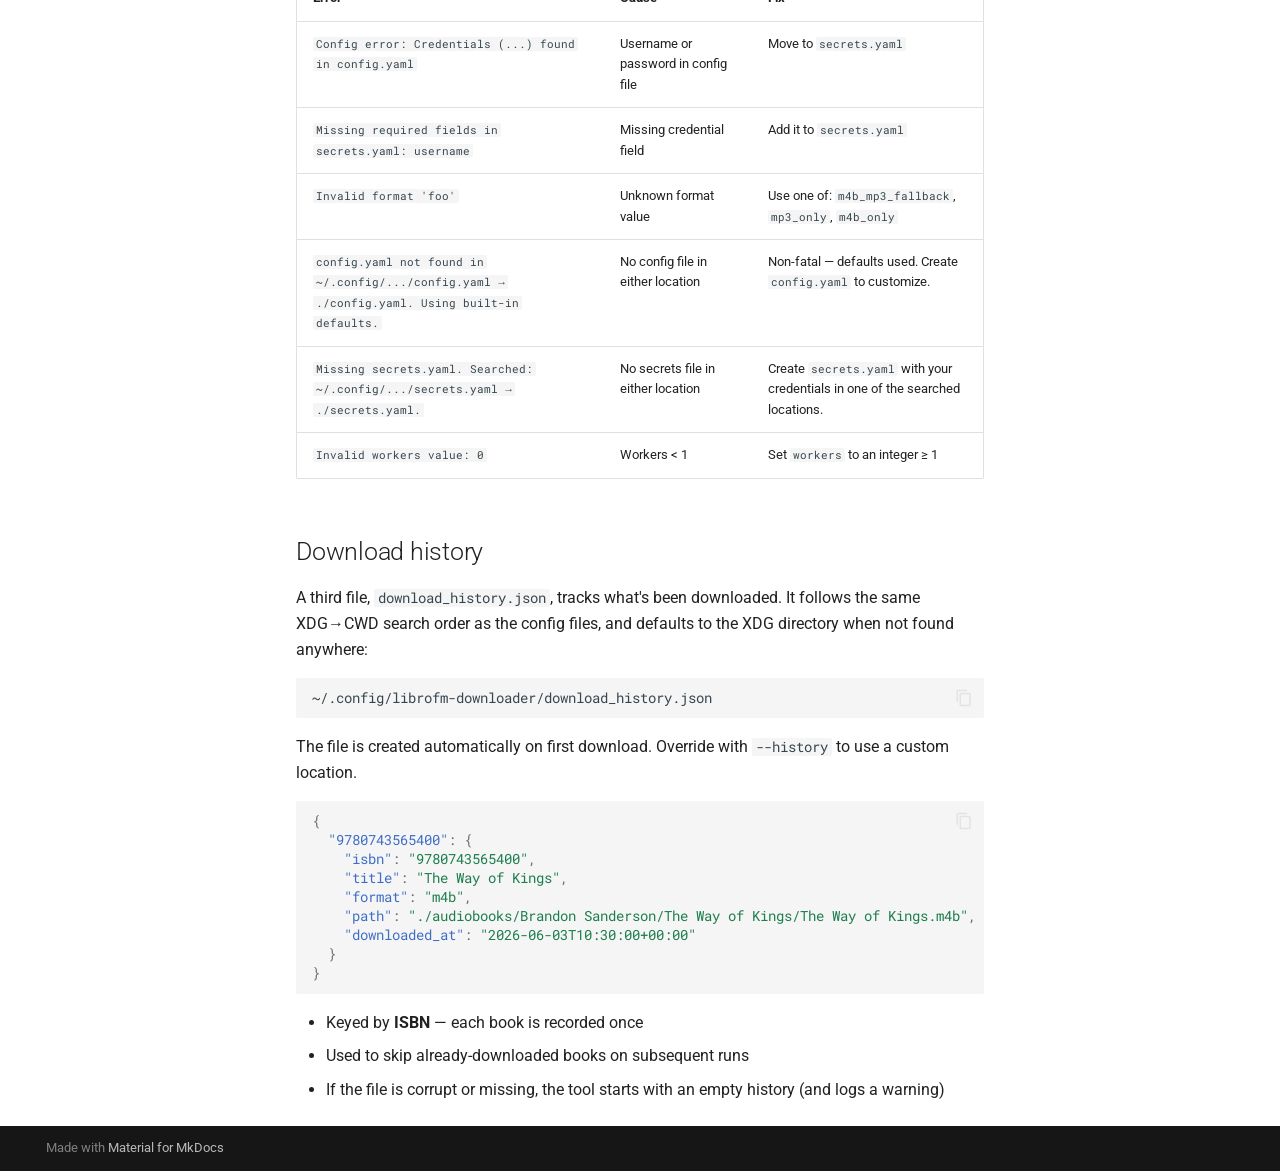
<file: docs/html/configuration.html>
<!doctype html>
<html lang="en" class="no-js">
  <head>
    
      <meta charset="utf-8">
      <meta name="viewport" content="width=device-width,initial-scale=1">
      
        <meta name="description" content="Download owned audiobooks from your Libro.fm account">
      
      
        <meta name="author" content="Alex Kucera">
      
      
      
        <link rel="prev" href="quickstart.html">
      
      
        <link rel="next" href="secrets.html">
      
      
        
      
      
      <link rel="icon" href="assets/images/favicon.png">
      <meta name="generator" content="mkdocs-1.6.1, mkdocs-material-9.7.0">
    
    
      
        <title>Configuration Reference - librofm-downloader</title>
      
    
    
      <link rel="stylesheet" href="assets/stylesheets/main.618322db.min.css">
      
        
        <link rel="stylesheet" href="assets/stylesheets/palette.ab4e12ef.min.css">
      
      


    
    
      
    
    
      
        
        
        <link rel="preconnect" href="https://fonts.gstatic.com" crossorigin>
        <link rel="stylesheet" href="https://fonts.googleapis.com/css?family=Roboto:300,300i,400,400i,700,700i%7CRoboto+Mono:400,400i,700,700i&display=fallback">
        <style>:root{--md-text-font:"Roboto";--md-code-font:"Roboto Mono"}</style>
      
    
    
      <link rel="stylesheet" href="stylesheets/extra.css">
    
    <script>__md_scope=new URL(".",location),__md_hash=e=>[...e].reduce(((e,_)=>(e<<5)-e+_.charCodeAt(0)),0),__md_get=(e,_=localStorage,t=__md_scope)=>JSON.parse(_.getItem(t.pathname+"."+e)),__md_set=(e,_,t=localStorage,a=__md_scope)=>{try{t.setItem(a.pathname+"."+e,JSON.stringify(_))}catch(e){}}</script>
    
      

    
    
  </head>
  
  
    
    
      
    
    
    
    
    <body dir="ltr" data-md-color-scheme="default" data-md-color-primary="deep-purple" data-md-color-accent="amber">
  
    
    <input class="md-toggle" data-md-toggle="drawer" type="checkbox" id="__drawer" autocomplete="off">
    <input class="md-toggle" data-md-toggle="search" type="checkbox" id="__search" autocomplete="off">
    <label class="md-overlay" for="__drawer"></label>
    <div data-md-component="skip">
      
        
        <a href="#configuration-reference" class="md-skip">
          Skip to content
        </a>
      
    </div>
    <div data-md-component="announce">
      
    </div>
    
    
      

<header class="md-header" data-md-component="header">
  <nav class="md-header__inner md-grid" aria-label="Header">
    <a href="index.html" title="librofm-downloader" class="md-header__button md-logo" aria-label="librofm-downloader" data-md-component="logo">
      
  
  <svg xmlns="http://www.w3.org/2000/svg" viewBox="0 0 24 24"><path d="M12 8a3 3 0 0 0 3-3 3 3 0 0 0-3-3 3 3 0 0 0-3 3 3 3 0 0 0 3 3m0 3.54C9.64 9.35 6.5 8 3 8v11c3.5 0 6.64 1.35 9 3.54 2.36-2.19 5.5-3.54 9-3.54V8c-3.5 0-6.64 1.35-9 3.54"/></svg>

    </a>
    <label class="md-header__button md-icon" for="__drawer">
      
      <svg xmlns="http://www.w3.org/2000/svg" viewBox="0 0 24 24"><path d="M3 6h18v2H3zm0 5h18v2H3zm0 5h18v2H3z"/></svg>
    </label>
    <div class="md-header__title" data-md-component="header-title">
      <div class="md-header__ellipsis">
        <div class="md-header__topic">
          <span class="md-ellipsis">
            librofm-downloader
          </span>
        </div>
        <div class="md-header__topic" data-md-component="header-topic">
          <span class="md-ellipsis">
            
              Configuration Reference
            
          </span>
        </div>
      </div>
    </div>
    
      
        <form class="md-header__option" data-md-component="palette">
  
    
    
    
    <input class="md-option" data-md-color-media="" data-md-color-scheme="default" data-md-color-primary="deep-purple" data-md-color-accent="amber"  aria-label="Switch to dark mode"  type="radio" name="__palette" id="__palette_0">
    
      <label class="md-header__button md-icon" title="Switch to dark mode" for="__palette_1" hidden>
        <svg xmlns="http://www.w3.org/2000/svg" viewBox="0 0 24 24"><path d="M12 8a4 4 0 0 0-4 4 4 4 0 0 0 4 4 4 4 0 0 0 4-4 4 4 0 0 0-4-4m0 10a6 6 0 0 1-6-6 6 6 0 0 1 6-6 6 6 0 0 1 6 6 6 6 0 0 1-6 6m8-9.31V4h-4.69L12 .69 8.69 4H4v4.69L.69 12 4 15.31V20h4.69L12 23.31 15.31 20H20v-4.69L23.31 12z"/></svg>
      </label>
    
  
    
    
    
    <input class="md-option" data-md-color-media="" data-md-color-scheme="slate" data-md-color-primary="deep-purple" data-md-color-accent="amber"  aria-label="Switch to light mode"  type="radio" name="__palette" id="__palette_1">
    
      <label class="md-header__button md-icon" title="Switch to light mode" for="__palette_0" hidden>
        <svg xmlns="http://www.w3.org/2000/svg" viewBox="0 0 24 24"><path d="M12 18c-.89 0-1.74-.2-2.5-.55C11.56 16.5 13 14.42 13 12s-1.44-4.5-3.5-5.45C10.26 6.2 11.11 6 12 6a6 6 0 0 1 6 6 6 6 0 0 1-6 6m8-9.31V4h-4.69L12 .69 8.69 4H4v4.69L.69 12 4 15.31V20h4.69L12 23.31 15.31 20H20v-4.69L23.31 12z"/></svg>
      </label>
    
  
</form>
      
    
    
      <script>var palette=__md_get("__palette");if(palette&&palette.color){if("(prefers-color-scheme)"===palette.color.media){var media=matchMedia("(prefers-color-scheme: light)"),input=document.querySelector(media.matches?"[data-md-color-media='(prefers-color-scheme: light)']":"[data-md-color-media='(prefers-color-scheme: dark)']");palette.color.media=input.getAttribute("data-md-color-media"),palette.color.scheme=input.getAttribute("data-md-color-scheme"),palette.color.primary=input.getAttribute("data-md-color-primary"),palette.color.accent=input.getAttribute("data-md-color-accent")}for(var[key,value]of Object.entries(palette.color))document.body.setAttribute("data-md-color-"+key,value)}</script>
    
    
    
      
      
        <label class="md-header__button md-icon" for="__search">
          
          <svg xmlns="http://www.w3.org/2000/svg" viewBox="0 0 24 24"><path d="M9.5 3A6.5 6.5 0 0 1 16 9.5c0 1.61-.59 3.09-1.56 4.23l.27.27h.79l5 5-1.5 1.5-5-5v-.79l-.27-.27A6.52 6.52 0 0 1 9.5 16 6.5 6.5 0 0 1 3 9.5 6.5 6.5 0 0 1 9.5 3m0 2C7 5 5 7 5 9.5S7 14 9.5 14 14 12 14 9.5 12 5 9.5 5"/></svg>
        </label>
        <div class="md-search" data-md-component="search" role="dialog">
  <label class="md-search__overlay" for="__search"></label>
  <div class="md-search__inner" role="search">
    <form class="md-search__form" name="search">
      <input type="text" class="md-search__input" name="query" aria-label="Search" placeholder="Search" autocapitalize="off" autocorrect="off" autocomplete="off" spellcheck="false" data-md-component="search-query" required>
      <label class="md-search__icon md-icon" for="__search">
        
        <svg xmlns="http://www.w3.org/2000/svg" viewBox="0 0 24 24"><path d="M9.5 3A6.5 6.5 0 0 1 16 9.5c0 1.61-.59 3.09-1.56 4.23l.27.27h.79l5 5-1.5 1.5-5-5v-.79l-.27-.27A6.52 6.52 0 0 1 9.5 16 6.5 6.5 0 0 1 3 9.5 6.5 6.5 0 0 1 9.5 3m0 2C7 5 5 7 5 9.5S7 14 9.5 14 14 12 14 9.5 12 5 9.5 5"/></svg>
        
        <svg xmlns="http://www.w3.org/2000/svg" viewBox="0 0 24 24"><path d="M20 11v2H8l5.5 5.5-1.42 1.42L4.16 12l7.92-7.92L13.5 5.5 8 11z"/></svg>
      </label>
      <nav class="md-search__options" aria-label="Search">
        
        <button type="reset" class="md-search__icon md-icon" title="Clear" aria-label="Clear" tabindex="-1">
          
          <svg xmlns="http://www.w3.org/2000/svg" viewBox="0 0 24 24"><path d="M19 6.41 17.59 5 12 10.59 6.41 5 5 6.41 10.59 12 5 17.59 6.41 19 12 13.41 17.59 19 19 17.59 13.41 12z"/></svg>
        </button>
      </nav>
      
    </form>
    <div class="md-search__output">
      <div class="md-search__scrollwrap" tabindex="0" data-md-scrollfix>
        <div class="md-search-result" data-md-component="search-result">
          <div class="md-search-result__meta">
            Initializing search
          </div>
          <ol class="md-search-result__list" role="presentation"></ol>
        </div>
      </div>
    </div>
  </div>
</div>
      
    
    
      <div class="md-header__source">
        <a href="https://github.com/AlexKucera/librofm-downloader" title="Go to repository" class="md-source" data-md-component="source">
  <div class="md-source__icon md-icon">
    
    <svg xmlns="http://www.w3.org/2000/svg" viewBox="0 0 448 512"><!--! Font Awesome Free 7.1.0 by @fontawesome - https://fontawesome.com License - https://fontawesome.com/license/free (Icons: CC BY 4.0, Fonts: SIL OFL 1.1, Code: MIT License) Copyright 2025 Fonticons, Inc.--><path d="M439.6 236.1 244 40.5c-5.4-5.5-12.8-8.5-20.4-8.5s-15 3-20.4 8.4L162.5 81l51.5 51.5c27.1-9.1 52.7 16.8 43.4 43.7l49.7 49.7c34.2-11.8 61.2 31 35.5 56.7-26.5 26.5-70.2-2.9-56-37.3L240.3 199v121.9c25.3 12.5 22.3 41.8 9.1 55-6.4 6.4-15.2 10.1-24.3 10.1s-17.8-3.6-24.3-10.1c-17.6-17.6-11.1-46.9 11.2-56v-123c-20.8-8.5-24.6-30.7-18.6-45L142.6 101 8.5 235.1C3 240.6 0 247.9 0 255.5s3 15 8.5 20.4l195.6 195.7c5.4 5.4 12.7 8.4 20.4 8.4s15-3 20.4-8.4l194.7-194.7c5.4-5.4 8.4-12.8 8.4-20.4s-3-15-8.4-20.4"/></svg>
  </div>
  <div class="md-source__repository">
    AlexKucera/librofm-downloader
  </div>
</a>
      </div>
    
  </nav>
  
</header>
    
    <div class="md-container" data-md-component="container">
      
      
        
          
            
<nav class="md-tabs" aria-label="Tabs" data-md-component="tabs">
  <div class="md-grid">
    <ul class="md-tabs__list">
      
        
  
  
  
  
    <li class="md-tabs__item">
      <a href="index.html" class="md-tabs__link">
        
  
  
    
  
  Home

      </a>
    </li>
  

      
        
  
  
  
    
  
  
    
    
      <li class="md-tabs__item md-tabs__item--active">
        <a href="quickstart.html" class="md-tabs__link">
          
  
  
  Getting Started

        </a>
      </li>
    
  

      
        
  
  
  
  
    
    
      <li class="md-tabs__item">
        <a href="path-patterns.html" class="md-tabs__link">
          
  
  
  Guides

        </a>
      </li>
    
  

      
        
  
  
  
  
    <li class="md-tabs__item">
      <a href="troubleshooting.html" class="md-tabs__link">
        
  
  
    
  
  Troubleshooting

      </a>
    </li>
  

      
    </ul>
  </div>
</nav>
          
        
      
      <main class="md-main" data-md-component="main">
        <div class="md-main__inner md-grid">
          
            
              
              <div class="md-sidebar md-sidebar--primary" data-md-component="sidebar" data-md-type="navigation" >
                <div class="md-sidebar__scrollwrap">
                  <div class="md-sidebar__inner">
                    


  


<nav class="md-nav md-nav--primary md-nav--lifted" aria-label="Navigation" data-md-level="0">
  <label class="md-nav__title" for="__drawer">
    <a href="index.html" title="librofm-downloader" class="md-nav__button md-logo" aria-label="librofm-downloader" data-md-component="logo">
      
  
  <svg xmlns="http://www.w3.org/2000/svg" viewBox="0 0 24 24"><path d="M12 8a3 3 0 0 0 3-3 3 3 0 0 0-3-3 3 3 0 0 0-3 3 3 3 0 0 0 3 3m0 3.54C9.64 9.35 6.5 8 3 8v11c3.5 0 6.64 1.35 9 3.54 2.36-2.19 5.5-3.54 9-3.54V8c-3.5 0-6.64 1.35-9 3.54"/></svg>

    </a>
    librofm-downloader
  </label>
  
    <div class="md-nav__source">
      <a href="https://github.com/AlexKucera/librofm-downloader" title="Go to repository" class="md-source" data-md-component="source">
  <div class="md-source__icon md-icon">
    
    <svg xmlns="http://www.w3.org/2000/svg" viewBox="0 0 448 512"><!--! Font Awesome Free 7.1.0 by @fontawesome - https://fontawesome.com License - https://fontawesome.com/license/free (Icons: CC BY 4.0, Fonts: SIL OFL 1.1, Code: MIT License) Copyright 2025 Fonticons, Inc.--><path d="M439.6 236.1 244 40.5c-5.4-5.5-12.8-8.5-20.4-8.5s-15 3-20.4 8.4L162.5 81l51.5 51.5c27.1-9.1 52.7 16.8 43.4 43.7l49.7 49.7c34.2-11.8 61.2 31 35.5 56.7-26.5 26.5-70.2-2.9-56-37.3L240.3 199v121.9c25.3 12.5 22.3 41.8 9.1 55-6.4 6.4-15.2 10.1-24.3 10.1s-17.8-3.6-24.3-10.1c-17.6-17.6-11.1-46.9 11.2-56v-123c-20.8-8.5-24.6-30.7-18.6-45L142.6 101 8.5 235.1C3 240.6 0 247.9 0 255.5s3 15 8.5 20.4l195.6 195.7c5.4 5.4 12.7 8.4 20.4 8.4s15-3 20.4-8.4l194.7-194.7c5.4-5.4 8.4-12.8 8.4-20.4s-3-15-8.4-20.4"/></svg>
  </div>
  <div class="md-source__repository">
    AlexKucera/librofm-downloader
  </div>
</a>
    </div>
  
  <ul class="md-nav__list" data-md-scrollfix>
    
      
      
  
  
  
  
    <li class="md-nav__item">
      <a href="index.html" class="md-nav__link">
        
  
  
  <span class="md-ellipsis">
    
  
    Home
  

    
  </span>
  
  

      </a>
    </li>
  

    
      
      
  
  
    
  
  
  
    
    
    
    
      
        
        
      
      
        
      
    
    
    <li class="md-nav__item md-nav__item--active md-nav__item--section md-nav__item--nested">
      
        
        
        <input class="md-nav__toggle md-toggle " type="checkbox" id="__nav_2" checked>
        
          
          <label class="md-nav__link" for="__nav_2" id="__nav_2_label" tabindex="">
            
  
  
  <span class="md-ellipsis">
    
  
    Getting Started
  

    
  </span>
  
  

            <span class="md-nav__icon md-icon"></span>
          </label>
        
        <nav class="md-nav" data-md-level="1" aria-labelledby="__nav_2_label" aria-expanded="true">
          <label class="md-nav__title" for="__nav_2">
            <span class="md-nav__icon md-icon"></span>
            
  
    Getting Started
  

          </label>
          <ul class="md-nav__list" data-md-scrollfix>
            
              
                
  
  
  
  
    <li class="md-nav__item">
      <a href="quickstart.html" class="md-nav__link">
        
  
  
  <span class="md-ellipsis">
    
  
    Quickstart
  

    
  </span>
  
  

      </a>
    </li>
  

              
            
              
                
  
  
    
  
  
  
    <li class="md-nav__item md-nav__item--active">
      
      <input class="md-nav__toggle md-toggle" type="checkbox" id="__toc">
      
      
        
      
      
        <label class="md-nav__link md-nav__link--active" for="__toc">
          
  
  
  <span class="md-ellipsis">
    
  
    Configuration Reference
  

    
  </span>
  
  

          <span class="md-nav__icon md-icon"></span>
        </label>
      
      <a href="configuration.html" class="md-nav__link md-nav__link--active">
        
  
  
  <span class="md-ellipsis">
    
  
    Configuration Reference
  

    
  </span>
  
  

      </a>
      
        

<nav class="md-nav md-nav--secondary" aria-label="Table of contents">
  
  
  
    
  
  
    <label class="md-nav__title" for="__toc">
      <span class="md-nav__icon md-icon"></span>
      Table of contents
    </label>
    <ul class="md-nav__list" data-md-component="toc" data-md-scrollfix>
      
        <li class="md-nav__item">
  <a href="#default-file-locations" class="md-nav__link">
    <span class="md-ellipsis">
      
        Default file locations
      
    </span>
  </a>
  
    <nav class="md-nav" aria-label="Default file locations">
      <ul class="md-nav__list">
        
          <li class="md-nav__item">
  <a href="#missing-files-config-vs-secrets" class="md-nav__link">
    <span class="md-ellipsis">
      
        Missing files: config vs secrets
      
    </span>
  </a>
  
</li>
        
          <li class="md-nav__item">
  <a href="#overriding-with-cli-flags" class="md-nav__link">
    <span class="md-ellipsis">
      
        Overriding with CLI flags
      
    </span>
  </a>
  
</li>
        
      </ul>
    </nav>
  
</li>
      
        <li class="md-nav__item">
  <a href="#secretsyaml" class="md-nav__link">
    <span class="md-ellipsis">
      
        secrets.yaml
      
    </span>
  </a>
  
</li>
      
        <li class="md-nav__item">
  <a href="#configyaml" class="md-nav__link">
    <span class="md-ellipsis">
      
        config.yaml
      
    </span>
  </a>
  
    <nav class="md-nav" aria-label="config.yaml">
      <ul class="md-nav__list">
        
          <li class="md-nav__item">
  <a href="#full-example" class="md-nav__link">
    <span class="md-ellipsis">
      
        Full example
      
    </span>
  </a>
  
</li>
        
          <li class="md-nav__item">
  <a href="#minimal-example" class="md-nav__link">
    <span class="md-ellipsis">
      
        Minimal example
      
    </span>
  </a>
  
</li>
        
      </ul>
    </nav>
  
</li>
      
        <li class="md-nav__item">
  <a href="#how-merging-works" class="md-nav__link">
    <span class="md-ellipsis">
      
        How merging works
      
    </span>
  </a>
  
</li>
      
        <li class="md-nav__item">
  <a href="#validation-errors" class="md-nav__link">
    <span class="md-ellipsis">
      
        Validation errors
      
    </span>
  </a>
  
</li>
      
        <li class="md-nav__item">
  <a href="#download-history" class="md-nav__link">
    <span class="md-ellipsis">
      
        Download history
      
    </span>
  </a>
  
</li>
      
    </ul>
  
</nav>
      
    </li>
  

              
            
              
                
  
  
  
  
    <li class="md-nav__item">
      <a href="secrets.html" class="md-nav__link">
        
  
  
  <span class="md-ellipsis">
    
  
    Secrets
  

    
  </span>
  
  

      </a>
    </li>
  

              
            
          </ul>
        </nav>
      
    </li>
  

    
      
      
  
  
  
  
    
    
    
    
      
      
        
      
    
    
    <li class="md-nav__item md-nav__item--nested">
      
        
        
        <input class="md-nav__toggle md-toggle " type="checkbox" id="__nav_3" >
        
          
          <label class="md-nav__link" for="__nav_3" id="__nav_3_label" tabindex="0">
            
  
  
  <span class="md-ellipsis">
    
  
    Guides
  

    
  </span>
  
  

            <span class="md-nav__icon md-icon"></span>
          </label>
        
        <nav class="md-nav" data-md-level="1" aria-labelledby="__nav_3_label" aria-expanded="false">
          <label class="md-nav__title" for="__nav_3">
            <span class="md-nav__icon md-icon"></span>
            
  
    Guides
  

          </label>
          <ul class="md-nav__list" data-md-scrollfix>
            
              
                
  
  
  
  
    <li class="md-nav__item">
      <a href="path-patterns.html" class="md-nav__link">
        
  
  
  <span class="md-ellipsis">
    
  
    Path Patterns
  

    
  </span>
  
  

      </a>
    </li>
  

              
            
              
                
  
  
  
  
    <li class="md-nav__item">
      <a href="format-strategies.html" class="md-nav__link">
        
  
  
  <span class="md-ellipsis">
    
  
    Format Strategies
  

    
  </span>
  
  

      </a>
    </li>
  

              
            
              
                
  
  
  
  
    <li class="md-nav__item">
      <a href="cli-usage.html" class="md-nav__link">
        
  
  
  <span class="md-ellipsis">
    
  
    CLI Usage
  

    
  </span>
  
  

      </a>
    </li>
  

              
            
          </ul>
        </nav>
      
    </li>
  

    
      
      
  
  
  
  
    <li class="md-nav__item">
      <a href="troubleshooting.html" class="md-nav__link">
        
  
  
  <span class="md-ellipsis">
    
  
    Troubleshooting
  

    
  </span>
  
  

      </a>
    </li>
  

    
  </ul>
</nav>
                  </div>
                </div>
              </div>
            
            
              
              <div class="md-sidebar md-sidebar--secondary" data-md-component="sidebar" data-md-type="toc" >
                <div class="md-sidebar__scrollwrap">
                  <div class="md-sidebar__inner">
                    

<nav class="md-nav md-nav--secondary" aria-label="Table of contents">
  
  
  
    
  
  
    <label class="md-nav__title" for="__toc">
      <span class="md-nav__icon md-icon"></span>
      Table of contents
    </label>
    <ul class="md-nav__list" data-md-component="toc" data-md-scrollfix>
      
        <li class="md-nav__item">
  <a href="#default-file-locations" class="md-nav__link">
    <span class="md-ellipsis">
      
        Default file locations
      
    </span>
  </a>
  
    <nav class="md-nav" aria-label="Default file locations">
      <ul class="md-nav__list">
        
          <li class="md-nav__item">
  <a href="#missing-files-config-vs-secrets" class="md-nav__link">
    <span class="md-ellipsis">
      
        Missing files: config vs secrets
      
    </span>
  </a>
  
</li>
        
          <li class="md-nav__item">
  <a href="#overriding-with-cli-flags" class="md-nav__link">
    <span class="md-ellipsis">
      
        Overriding with CLI flags
      
    </span>
  </a>
  
</li>
        
      </ul>
    </nav>
  
</li>
      
        <li class="md-nav__item">
  <a href="#secretsyaml" class="md-nav__link">
    <span class="md-ellipsis">
      
        secrets.yaml
      
    </span>
  </a>
  
</li>
      
        <li class="md-nav__item">
  <a href="#configyaml" class="md-nav__link">
    <span class="md-ellipsis">
      
        config.yaml
      
    </span>
  </a>
  
    <nav class="md-nav" aria-label="config.yaml">
      <ul class="md-nav__list">
        
          <li class="md-nav__item">
  <a href="#full-example" class="md-nav__link">
    <span class="md-ellipsis">
      
        Full example
      
    </span>
  </a>
  
</li>
        
          <li class="md-nav__item">
  <a href="#minimal-example" class="md-nav__link">
    <span class="md-ellipsis">
      
        Minimal example
      
    </span>
  </a>
  
</li>
        
      </ul>
    </nav>
  
</li>
      
        <li class="md-nav__item">
  <a href="#how-merging-works" class="md-nav__link">
    <span class="md-ellipsis">
      
        How merging works
      
    </span>
  </a>
  
</li>
      
        <li class="md-nav__item">
  <a href="#validation-errors" class="md-nav__link">
    <span class="md-ellipsis">
      
        Validation errors
      
    </span>
  </a>
  
</li>
      
        <li class="md-nav__item">
  <a href="#download-history" class="md-nav__link">
    <span class="md-ellipsis">
      
        Download history
      
    </span>
  </a>
  
</li>
      
    </ul>
  
</nav>
                  </div>
                </div>
              </div>
            
          
          
            <div class="md-content" data-md-component="content">
              
              <article class="md-content__inner md-typeset">
                
                  


  
  


<h1 id="configuration-reference">Configuration Reference</h1>
<p>Complete reference for <code>config.yaml</code>, <code>secrets.yaml</code>, and download history.</p>
<h2 id="default-file-locations">Default file locations</h2>
<p>When no <code>--config</code>, <code>--secrets</code>, or <code>--history</code> flags are provided, the tool searches for each file in this order:</p>
<ol>
<li><strong>XDG directory</strong> — <code>~/.config/librofm-downloader/</code></li>
<li><strong>Current working directory</strong> (CWD)</li>
</ol>
<p>The XDG directory is <strong>created automatically</strong> on first run if it doesn't exist. This means you can drop your files into <code>~/.config/librofm-downloader/</code> and run <code>librofm-downloader</code> from any directory.</p>
<div class="language-text highlight"><pre><span></span><code><span id="__span_0__-0-1"><a id="__codelineno-0-1" name="__codelineno-0-1" href="#__codelineno-0-1"></a>~/.config/librofm-downloader/
</span><span id="__span_0__-0-2"><a id="__codelineno-0-2" name="__codelineno-0-2" href="#__codelineno-0-2"></a>├── config.yaml          # optional — built-in defaults used if missing
</span><span id="__span_0__-0-3"><a id="__codelineno-0-3" name="__codelineno-0-3" href="#__codelineno-0-3"></a>├── secrets.yaml         # required — tool exits with an error if missing
</span><span id="__span_0__-0-4"><a id="__codelineno-0-4" name="__codelineno-0-4" href="#__codelineno-0-4"></a>└── download_history.json # created automatically on first download
</span></code></pre></div>
<h3 id="missing-files-config-vs-secrets">Missing files: config vs secrets</h3>
<p>The two config files have different missing-file behavior:</p>
<table>
<thead>
<tr>
<th>File</th>
<th>If missing</th>
<th>Behavior</th>
</tr>
</thead>
<tbody>
<tr>
<td><code>config.yaml</code></td>
<td>Non-fatal</td>
<td>Tool runs with built-in defaults (m4b_mp3_fallback, <code>./audiobooks</code>, etc.). A notice is printed listing searched paths.</td>
</tr>
<tr>
<td><code>secrets.yaml</code></td>
<td>Fatal</td>
<td>Tool exits with code <strong>1</strong> and an error listing both searched locations so you know where to create it.</td>
</tr>
</tbody>
</table>
<h3 id="overriding-with-cli-flags">Overriding with CLI flags</h3>
<p>Use <code>--config</code>, <code>--secrets</code>, and <code>--history</code> to bypass the XDG→CWD search entirely and point at specific files:</p>
<div class="language-bash highlight"><pre><span></span><code><span id="__span_0__-1-1"><a id="__codelineno-1-1" name="__codelineno-1-1" href="#__codelineno-1-1"></a><span class="c1"># Use files in a custom location</span>
</span><span id="__span_0__-1-2"><a id="__codelineno-1-2" name="__codelineno-1-2" href="#__codelineno-1-2"></a>librofm-downloader<span class="w"> </span>--config<span class="w"> </span>/path/to/config.yaml<span class="w"> </span>--secrets<span class="w"> </span>/path/to/secrets.yaml
</span><span id="__span_0__-1-3"><a id="__codelineno-1-3" name="__codelineno-1-3" href="#__codelineno-1-3"></a>
</span><span id="__span_0__-1-4"><a id="__codelineno-1-4" name="__codelineno-1-4" href="#__codelineno-1-4"></a><span class="c1"># Custom history file</span>
</span><span id="__span_0__-1-5"><a id="__codelineno-1-5" name="__codelineno-1-5" href="#__codelineno-1-5"></a>librofm-downloader<span class="w"> </span>--history<span class="w"> </span>/path/to/download_history.json
</span></code></pre></div>
<p>When a flag is provided, that path is used directly — no search is performed.</p>
<p>Both config files share the same top-level key: <code>librofm</code>.</p>
<h2 id="secretsyaml">secrets.yaml</h2>
<p>Credentials only. This file must <strong>not</strong> be committed to version control.</p>
<table>
<thead>
<tr>
<th>Field</th>
<th>Type</th>
<th style="text-align: center;">Required</th>
<th>Description</th>
</tr>
</thead>
<tbody>
<tr>
<td><code>username</code></td>
<td><code>string</code></td>
<td style="text-align: center;">✅</td>
<td>Your Libro.fm account email</td>
</tr>
<tr>
<td><code>password</code></td>
<td><code>string</code></td>
<td style="text-align: center;">✅</td>
<td>Your Libro.fm password</td>
</tr>
</tbody>
</table>
<div class="language-yaml highlight"><pre><span></span><code><span id="__span_0__-2-1"><a id="__codelineno-2-1" name="__codelineno-2-1" href="#__codelineno-2-1"></a><span class="nt">librofm</span><span class="p">:</span>
</span><span id="__span_0__-2-2"><a id="__codelineno-2-2" name="__codelineno-2-2" href="#__codelineno-2-2"></a><span class="w">  </span><span class="nt">username</span><span class="p">:</span><span class="w"> </span><span class="l l-Scalar l-Scalar-Plain">your-email@example.com</span>
</span><span id="__span_0__-2-3"><a id="__codelineno-2-3" name="__codelineno-2-3" href="#__codelineno-2-3"></a><span class="w">  </span><span class="nt">password</span><span class="p">:</span><span class="w"> </span><span class="l l-Scalar l-Scalar-Plain">your-password</span>
</span></code></pre></div>
<blockquote>
<p>[!IMPORTANT]
Only <code>username</code> and <code>password</code> belong in this file. All other settings go in <code>config.yaml</code>.
If either field is missing, the tool exits with code <strong>1</strong> and an error message.</p>
</blockquote>
<h2 id="configyaml">config.yaml</h2>
<p>All non-credential settings. Safe to commit. <strong>Optional</strong> — if missing, built-in defaults are used.</p>
<table>
<thead>
<tr>
<th>Field</th>
<th>Type</th>
<th>Default</th>
<th>Description</th>
</tr>
</thead>
<tbody>
<tr>
<td><code>format</code></td>
<td><code>string</code></td>
<td><code>"m4b_mp3_fallback"</code></td>
<td>Audio download strategy. See <a href="format-strategies.html">Format Strategies</a>.</td>
</tr>
<tr>
<td><code>output_dir</code></td>
<td><code>string</code></td>
<td><code>"./audiobooks"</code></td>
<td>Base directory for downloaded files. Relative paths resolve from CWD.</td>
</tr>
<tr>
<td><code>download_extras</code></td>
<td><code>boolean</code></td>
<td><code>true</code></td>
<td>Download PDF extras (e.g., maps) when available.</td>
</tr>
<tr>
<td><code>download_covers</code></td>
<td><code>boolean</code></td>
<td><code>true</code></td>
<td>Download cover art (JPEG/PNG) when available.</td>
</tr>
<tr>
<td><code>workers</code></td>
<td><code>integer</code></td>
<td><code>3</code></td>
<td>Number of parallel download threads. Set to 1 for sequential mode. Must be ≥ 1.</td>
</tr>
</tbody>
</table>
<h3 id="full-example">Full example</h3>
<div class="language-yaml highlight"><pre><span></span><code><span id="__span_0__-3-1"><a id="__codelineno-3-1" name="__codelineno-3-1" href="#__codelineno-3-1"></a><span class="nt">librofm</span><span class="p">:</span>
</span><span id="__span_0__-3-2"><a id="__codelineno-3-2" name="__codelineno-3-2" href="#__codelineno-3-2"></a><span class="w">  </span><span class="nt">format</span><span class="p">:</span><span class="w"> </span><span class="l l-Scalar l-Scalar-Plain">m4b_mp3_fallback</span>
</span><span id="__span_0__-3-3"><a id="__codelineno-3-3" name="__codelineno-3-3" href="#__codelineno-3-3"></a><span class="w">  </span><span class="nt">output_dir</span><span class="p">:</span><span class="w"> </span><span class="l l-Scalar l-Scalar-Plain">./audiobooks</span>
</span><span id="__span_0__-3-4"><a id="__codelineno-3-4" name="__codelineno-3-4" href="#__codelineno-3-4"></a><span class="w">  </span><span class="nt">download_extras</span><span class="p">:</span><span class="w"> </span><span class="l l-Scalar l-Scalar-Plain">true</span>
</span><span id="__span_0__-3-5"><a id="__codelineno-3-5" name="__codelineno-3-5" href="#__codelineno-3-5"></a><span class="w">  </span><span class="nt">download_covers</span><span class="p">:</span><span class="w"> </span><span class="l l-Scalar l-Scalar-Plain">true</span>
</span><span id="__span_0__-3-6"><a id="__codelineno-3-6" name="__codelineno-3-6" href="#__codelineno-3-6"></a><span class="w">  </span><span class="nt">workers</span><span class="p">:</span><span class="w"> </span><span class="l l-Scalar l-Scalar-Plain">3</span>
</span></code></pre></div>
<h3 id="minimal-example">Minimal example</h3>
<p>Only <code>format</code> is meaningful here — everything else has a default:</p>
<div class="language-yaml highlight"><pre><span></span><code><span id="__span_0__-4-1"><a id="__codelineno-4-1" name="__codelineno-4-1" href="#__codelineno-4-1"></a><span class="nt">librofm</span><span class="p">:</span>
</span><span id="__span_0__-4-2"><a id="__codelineno-4-2" name="__codelineno-4-2" href="#__codelineno-4-2"></a><span class="w">  </span><span class="nt">format</span><span class="p">:</span><span class="w"> </span><span class="l l-Scalar l-Scalar-Plain">mp3_only</span>
</span><span id="__span_0__-4-3"><a id="__codelineno-4-3" name="__codelineno-4-3" href="#__codelineno-4-3"></a><span class="w">  </span><span class="nt">workers</span><span class="p">:</span><span class="w"> </span><span class="l l-Scalar l-Scalar-Plain">5</span><span class="w">          </span><span class="c1"># high-bandwidth connection</span>
</span></code></pre></div>
<h2 id="how-merging-works">How merging works</h2>
<p><code>config.yaml</code> and <code>secrets.yaml</code> are <strong>deep-merged</strong> at startup:</p>
<ol>
<li><code>config.yaml</code> is loaded as the base</li>
<li><code>secrets.yaml</code> is layered on top (overrides on conflict)</li>
<li>The merged result is validated</li>
</ol>
<p>This means you could theoretically put any field in either file — but <strong>credentials in <code>config.yaml</code> are explicitly rejected</strong> at load time with a clear error:</p>
<div class="language-text highlight"><pre><span></span><code><span id="__span_0__-5-1"><a id="__codelineno-5-1" name="__codelineno-5-1" href="#__codelineno-5-1"></a>Config error: Credentials (username, password) found in config.yaml.
</span><span id="__span_0__-5-2"><a id="__codelineno-5-2" name="__codelineno-5-2" href="#__codelineno-5-2"></a>Move them to secrets.yaml (which is gitignored).
</span></code></pre></div>
<h2 id="validation-errors">Validation errors</h2>
<table>
<thead>
<tr>
<th>Error</th>
<th>Cause</th>
<th>Fix</th>
</tr>
</thead>
<tbody>
<tr>
<td><code>Config error: Credentials (...) found in config.yaml</code></td>
<td>Username or password in config file</td>
<td>Move to <code>secrets.yaml</code></td>
</tr>
<tr>
<td><code>Missing required fields in secrets.yaml: username</code></td>
<td>Missing credential field</td>
<td>Add it to <code>secrets.yaml</code></td>
</tr>
<tr>
<td><code>Invalid format 'foo'</code></td>
<td>Unknown format value</td>
<td>Use one of: <code>m4b_mp3_fallback</code>, <code>mp3_only</code>, <code>m4b_only</code></td>
</tr>
<tr>
<td><code>config.yaml not found in ~/.config/.../config.yaml → ./config.yaml. Using built-in defaults.</code></td>
<td>No config file in either location</td>
<td>Non-fatal — defaults used. Create <code>config.yaml</code> to customize.</td>
</tr>
<tr>
<td><code>Missing secrets.yaml. Searched: ~/.config/.../secrets.yaml → ./secrets.yaml.</code></td>
<td>No secrets file in either location</td>
<td>Create <code>secrets.yaml</code> with your credentials in one of the searched locations.</td>
</tr>
<tr>
<td><code>Invalid workers value: 0</code></td>
<td>Workers &lt; 1</td>
<td>Set <code>workers</code> to an integer ≥ 1</td>
</tr>
</tbody>
</table>
<h2 id="download-history">Download history</h2>
<p>A third file, <code>download_history.json</code>, tracks what's been downloaded. It follows the same XDG→CWD search order as the config files, and defaults to the XDG directory when not found anywhere:</p>
<div class="language-text highlight"><pre><span></span><code><span id="__span_0__-6-1"><a id="__codelineno-6-1" name="__codelineno-6-1" href="#__codelineno-6-1"></a>~/.config/librofm-downloader/download_history.json
</span></code></pre></div>
<p>The file is created automatically on first download. Override with <code>--history</code> to use a custom location.</p>
<div class="language-json highlight"><pre><span></span><code><span id="__span_0__-7-1"><a id="__codelineno-7-1" name="__codelineno-7-1" href="#__codelineno-7-1"></a><span class="p">{</span>
</span><span id="__span_0__-7-2"><a id="__codelineno-7-2" name="__codelineno-7-2" href="#__codelineno-7-2"></a><span class="w">  </span><span class="nt">&quot;9780743565400&quot;</span><span class="p">:</span><span class="w"> </span><span class="p">{</span>
</span><span id="__span_0__-7-3"><a id="__codelineno-7-3" name="__codelineno-7-3" href="#__codelineno-7-3"></a><span class="w">    </span><span class="nt">&quot;isbn&quot;</span><span class="p">:</span><span class="w"> </span><span class="s2">&quot;9780743565400&quot;</span><span class="p">,</span>
</span><span id="__span_0__-7-4"><a id="__codelineno-7-4" name="__codelineno-7-4" href="#__codelineno-7-4"></a><span class="w">    </span><span class="nt">&quot;title&quot;</span><span class="p">:</span><span class="w"> </span><span class="s2">&quot;The Way of Kings&quot;</span><span class="p">,</span>
</span><span id="__span_0__-7-5"><a id="__codelineno-7-5" name="__codelineno-7-5" href="#__codelineno-7-5"></a><span class="w">    </span><span class="nt">&quot;format&quot;</span><span class="p">:</span><span class="w"> </span><span class="s2">&quot;m4b&quot;</span><span class="p">,</span>
</span><span id="__span_0__-7-6"><a id="__codelineno-7-6" name="__codelineno-7-6" href="#__codelineno-7-6"></a><span class="w">    </span><span class="nt">&quot;path&quot;</span><span class="p">:</span><span class="w"> </span><span class="s2">&quot;./audiobooks/Brandon Sanderson/The Way of Kings/The Way of Kings.m4b&quot;</span><span class="p">,</span>
</span><span id="__span_0__-7-7"><a id="__codelineno-7-7" name="__codelineno-7-7" href="#__codelineno-7-7"></a><span class="w">    </span><span class="nt">&quot;downloaded_at&quot;</span><span class="p">:</span><span class="w"> </span><span class="s2">&quot;2026-06-03T10:30:00+00:00&quot;</span>
</span><span id="__span_0__-7-8"><a id="__codelineno-7-8" name="__codelineno-7-8" href="#__codelineno-7-8"></a><span class="w">  </span><span class="p">}</span>
</span><span id="__span_0__-7-9"><a id="__codelineno-7-9" name="__codelineno-7-9" href="#__codelineno-7-9"></a><span class="p">}</span>
</span></code></pre></div>
<ul>
<li>Keyed by <strong>ISBN</strong> — each book is recorded once</li>
<li>Used to skip already-downloaded books on subsequent runs</li>
<li>If the file is corrupt or missing, the tool starts with an empty history (and logs a warning)</li>
</ul>












                
              </article>
            </div>
          
          
<script>var target=document.getElementById(location.hash.slice(1));target&&target.name&&(target.checked=target.name.startsWith("__tabbed_"))</script>
        </div>
        
      </main>
      
        <footer class="md-footer">
  
  <div class="md-footer-meta md-typeset">
    <div class="md-footer-meta__inner md-grid">
      <div class="md-copyright">
  
  
    Made with
    <a href="https://squidfunk.github.io/mkdocs-material/" target="_blank" rel="noopener">
      Material for MkDocs
    </a>
  
</div>
      
    </div>
  </div>
</footer>
      
    </div>
    <div class="md-dialog" data-md-component="dialog">
      <div class="md-dialog__inner md-typeset"></div>
    </div>
    
    
    
      
      
      <script id="__config" type="application/json">{"annotate": null, "base": ".", "features": ["navigation.tabs", "navigation.sections", "content.code.copy", "toc.follow"], "search": "assets/javascripts/workers/search.7a47a382.min.js", "tags": null, "translations": {"clipboard.copied": "Copied to clipboard", "clipboard.copy": "Copy to clipboard", "search.result.more.one": "1 more on this page", "search.result.more.other": "# more on this page", "search.result.none": "No matching documents", "search.result.one": "1 matching document", "search.result.other": "# matching documents", "search.result.placeholder": "Type to start searching", "search.result.term.missing": "Missing", "select.version": "Select version"}, "version": null}</script>
    
    
      <script src="assets/javascripts/bundle.e71a0d61.min.js"></script>
      
    
  </body>
</html>
</file>
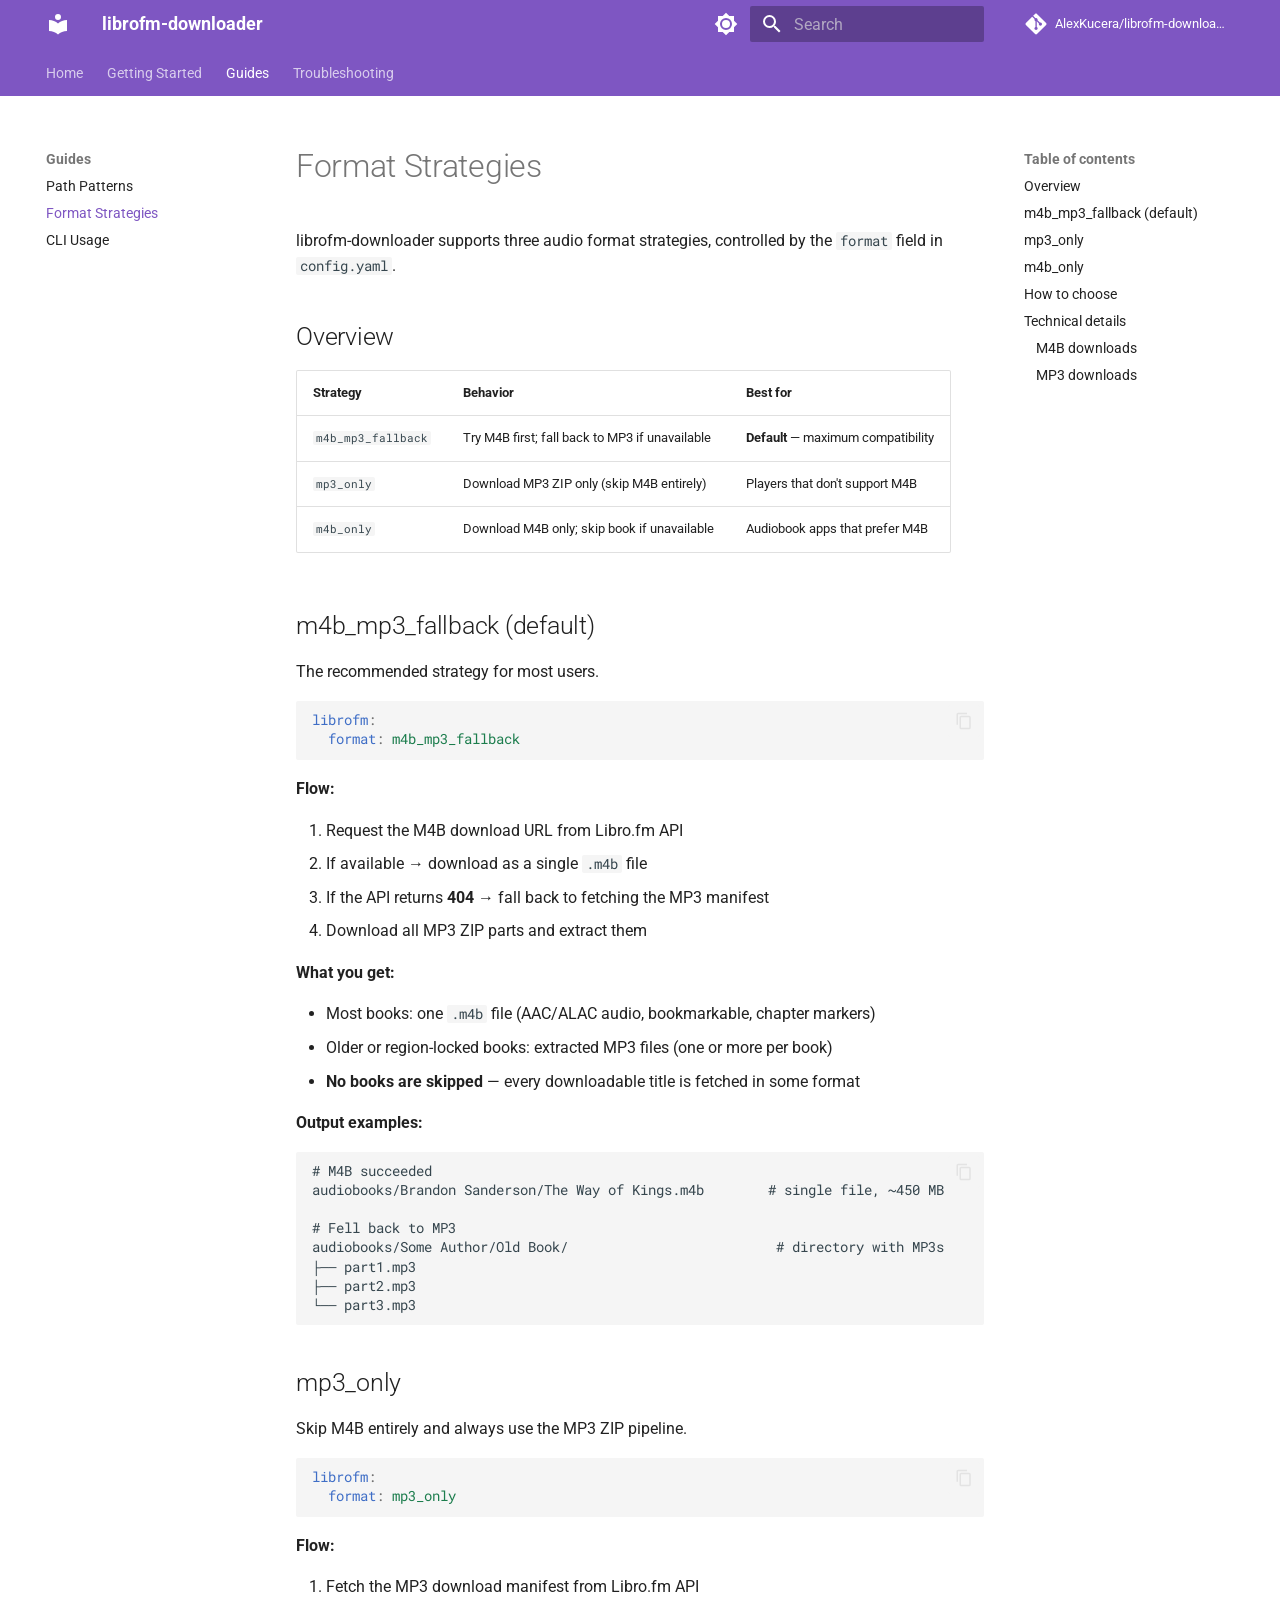
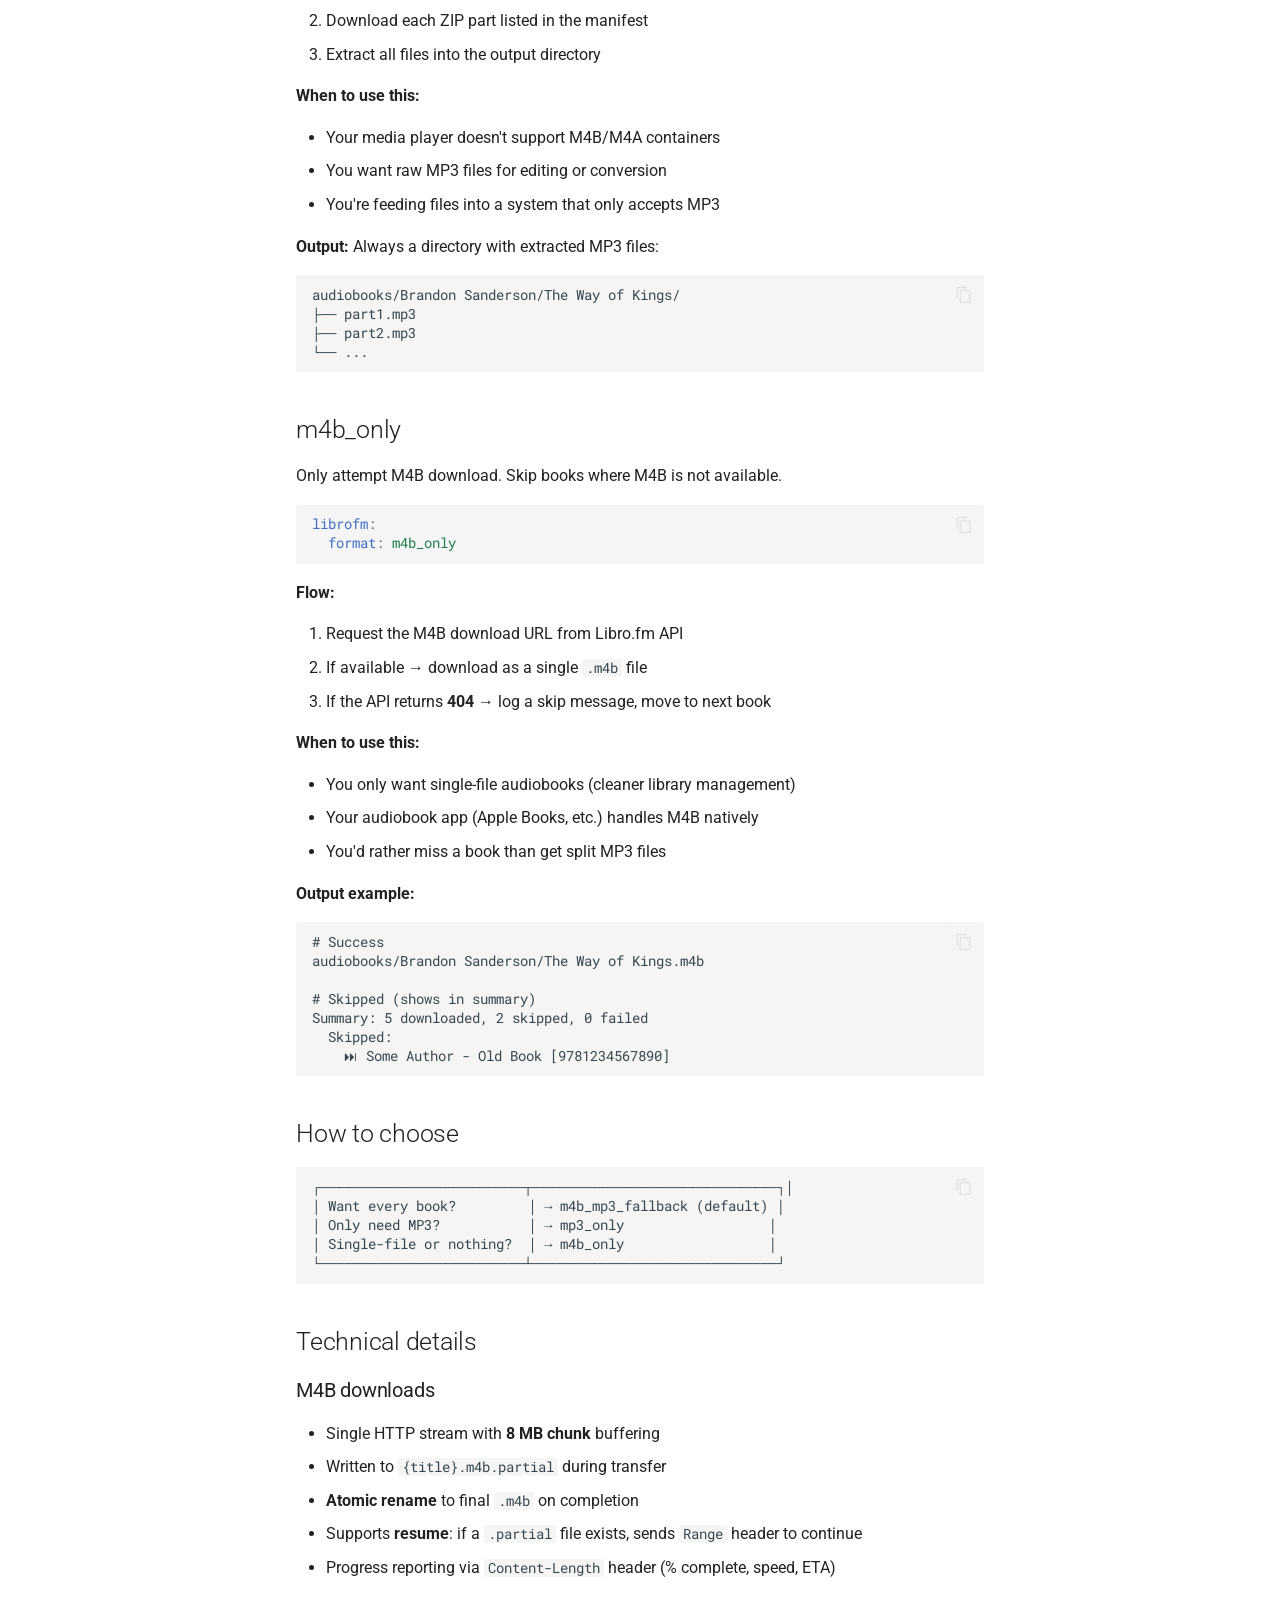
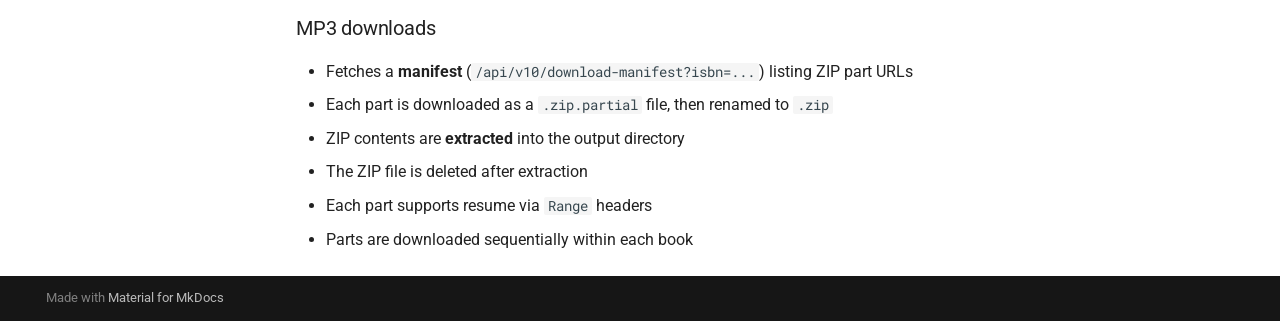
<file: docs/html/format-strategies.html>
<!doctype html>
<html lang="en" class="no-js">
  <head>
    
      <meta charset="utf-8">
      <meta name="viewport" content="width=device-width,initial-scale=1">
      
        <meta name="description" content="Download owned audiobooks from your Libro.fm account">
      
      
        <meta name="author" content="Alex Kucera">
      
      
      
        <link rel="prev" href="path-patterns.html">
      
      
        <link rel="next" href="cli-usage.html">
      
      
        
      
      
      <link rel="icon" href="assets/images/favicon.png">
      <meta name="generator" content="mkdocs-1.6.1, mkdocs-material-9.7.0">
    
    
      
        <title>Format Strategies - librofm-downloader</title>
      
    
    
      <link rel="stylesheet" href="assets/stylesheets/main.618322db.min.css">
      
        
        <link rel="stylesheet" href="assets/stylesheets/palette.ab4e12ef.min.css">
      
      


    
    
      
    
    
      
        
        
        <link rel="preconnect" href="https://fonts.gstatic.com" crossorigin>
        <link rel="stylesheet" href="https://fonts.googleapis.com/css?family=Roboto:300,300i,400,400i,700,700i%7CRoboto+Mono:400,400i,700,700i&display=fallback">
        <style>:root{--md-text-font:"Roboto";--md-code-font:"Roboto Mono"}</style>
      
    
    
      <link rel="stylesheet" href="stylesheets/extra.css">
    
    <script>__md_scope=new URL(".",location),__md_hash=e=>[...e].reduce(((e,_)=>(e<<5)-e+_.charCodeAt(0)),0),__md_get=(e,_=localStorage,t=__md_scope)=>JSON.parse(_.getItem(t.pathname+"."+e)),__md_set=(e,_,t=localStorage,a=__md_scope)=>{try{t.setItem(a.pathname+"."+e,JSON.stringify(_))}catch(e){}}</script>
    
      

    
    
  </head>
  
  
    
    
      
    
    
    
    
    <body dir="ltr" data-md-color-scheme="default" data-md-color-primary="deep-purple" data-md-color-accent="amber">
  
    
    <input class="md-toggle" data-md-toggle="drawer" type="checkbox" id="__drawer" autocomplete="off">
    <input class="md-toggle" data-md-toggle="search" type="checkbox" id="__search" autocomplete="off">
    <label class="md-overlay" for="__drawer"></label>
    <div data-md-component="skip">
      
        
        <a href="#format-strategies" class="md-skip">
          Skip to content
        </a>
      
    </div>
    <div data-md-component="announce">
      
    </div>
    
    
      

<header class="md-header" data-md-component="header">
  <nav class="md-header__inner md-grid" aria-label="Header">
    <a href="index.html" title="librofm-downloader" class="md-header__button md-logo" aria-label="librofm-downloader" data-md-component="logo">
      
  
  <svg xmlns="http://www.w3.org/2000/svg" viewBox="0 0 24 24"><path d="M12 8a3 3 0 0 0 3-3 3 3 0 0 0-3-3 3 3 0 0 0-3 3 3 3 0 0 0 3 3m0 3.54C9.64 9.35 6.5 8 3 8v11c3.5 0 6.64 1.35 9 3.54 2.36-2.19 5.5-3.54 9-3.54V8c-3.5 0-6.64 1.35-9 3.54"/></svg>

    </a>
    <label class="md-header__button md-icon" for="__drawer">
      
      <svg xmlns="http://www.w3.org/2000/svg" viewBox="0 0 24 24"><path d="M3 6h18v2H3zm0 5h18v2H3zm0 5h18v2H3z"/></svg>
    </label>
    <div class="md-header__title" data-md-component="header-title">
      <div class="md-header__ellipsis">
        <div class="md-header__topic">
          <span class="md-ellipsis">
            librofm-downloader
          </span>
        </div>
        <div class="md-header__topic" data-md-component="header-topic">
          <span class="md-ellipsis">
            
              Format Strategies
            
          </span>
        </div>
      </div>
    </div>
    
      
        <form class="md-header__option" data-md-component="palette">
  
    
    
    
    <input class="md-option" data-md-color-media="" data-md-color-scheme="default" data-md-color-primary="deep-purple" data-md-color-accent="amber"  aria-label="Switch to dark mode"  type="radio" name="__palette" id="__palette_0">
    
      <label class="md-header__button md-icon" title="Switch to dark mode" for="__palette_1" hidden>
        <svg xmlns="http://www.w3.org/2000/svg" viewBox="0 0 24 24"><path d="M12 8a4 4 0 0 0-4 4 4 4 0 0 0 4 4 4 4 0 0 0 4-4 4 4 0 0 0-4-4m0 10a6 6 0 0 1-6-6 6 6 0 0 1 6-6 6 6 0 0 1 6 6 6 6 0 0 1-6 6m8-9.31V4h-4.69L12 .69 8.69 4H4v4.69L.69 12 4 15.31V20h4.69L12 23.31 15.31 20H20v-4.69L23.31 12z"/></svg>
      </label>
    
  
    
    
    
    <input class="md-option" data-md-color-media="" data-md-color-scheme="slate" data-md-color-primary="deep-purple" data-md-color-accent="amber"  aria-label="Switch to light mode"  type="radio" name="__palette" id="__palette_1">
    
      <label class="md-header__button md-icon" title="Switch to light mode" for="__palette_0" hidden>
        <svg xmlns="http://www.w3.org/2000/svg" viewBox="0 0 24 24"><path d="M12 18c-.89 0-1.74-.2-2.5-.55C11.56 16.5 13 14.42 13 12s-1.44-4.5-3.5-5.45C10.26 6.2 11.11 6 12 6a6 6 0 0 1 6 6 6 6 0 0 1-6 6m8-9.31V4h-4.69L12 .69 8.69 4H4v4.69L.69 12 4 15.31V20h4.69L12 23.31 15.31 20H20v-4.69L23.31 12z"/></svg>
      </label>
    
  
</form>
      
    
    
      <script>var palette=__md_get("__palette");if(palette&&palette.color){if("(prefers-color-scheme)"===palette.color.media){var media=matchMedia("(prefers-color-scheme: light)"),input=document.querySelector(media.matches?"[data-md-color-media='(prefers-color-scheme: light)']":"[data-md-color-media='(prefers-color-scheme: dark)']");palette.color.media=input.getAttribute("data-md-color-media"),palette.color.scheme=input.getAttribute("data-md-color-scheme"),palette.color.primary=input.getAttribute("data-md-color-primary"),palette.color.accent=input.getAttribute("data-md-color-accent")}for(var[key,value]of Object.entries(palette.color))document.body.setAttribute("data-md-color-"+key,value)}</script>
    
    
    
      
      
        <label class="md-header__button md-icon" for="__search">
          
          <svg xmlns="http://www.w3.org/2000/svg" viewBox="0 0 24 24"><path d="M9.5 3A6.5 6.5 0 0 1 16 9.5c0 1.61-.59 3.09-1.56 4.23l.27.27h.79l5 5-1.5 1.5-5-5v-.79l-.27-.27A6.52 6.52 0 0 1 9.5 16 6.5 6.5 0 0 1 3 9.5 6.5 6.5 0 0 1 9.5 3m0 2C7 5 5 7 5 9.5S7 14 9.5 14 14 12 14 9.5 12 5 9.5 5"/></svg>
        </label>
        <div class="md-search" data-md-component="search" role="dialog">
  <label class="md-search__overlay" for="__search"></label>
  <div class="md-search__inner" role="search">
    <form class="md-search__form" name="search">
      <input type="text" class="md-search__input" name="query" aria-label="Search" placeholder="Search" autocapitalize="off" autocorrect="off" autocomplete="off" spellcheck="false" data-md-component="search-query" required>
      <label class="md-search__icon md-icon" for="__search">
        
        <svg xmlns="http://www.w3.org/2000/svg" viewBox="0 0 24 24"><path d="M9.5 3A6.5 6.5 0 0 1 16 9.5c0 1.61-.59 3.09-1.56 4.23l.27.27h.79l5 5-1.5 1.5-5-5v-.79l-.27-.27A6.52 6.52 0 0 1 9.5 16 6.5 6.5 0 0 1 3 9.5 6.5 6.5 0 0 1 9.5 3m0 2C7 5 5 7 5 9.5S7 14 9.5 14 14 12 14 9.5 12 5 9.5 5"/></svg>
        
        <svg xmlns="http://www.w3.org/2000/svg" viewBox="0 0 24 24"><path d="M20 11v2H8l5.5 5.5-1.42 1.42L4.16 12l7.92-7.92L13.5 5.5 8 11z"/></svg>
      </label>
      <nav class="md-search__options" aria-label="Search">
        
        <button type="reset" class="md-search__icon md-icon" title="Clear" aria-label="Clear" tabindex="-1">
          
          <svg xmlns="http://www.w3.org/2000/svg" viewBox="0 0 24 24"><path d="M19 6.41 17.59 5 12 10.59 6.41 5 5 6.41 10.59 12 5 17.59 6.41 19 12 13.41 17.59 19 19 17.59 13.41 12z"/></svg>
        </button>
      </nav>
      
    </form>
    <div class="md-search__output">
      <div class="md-search__scrollwrap" tabindex="0" data-md-scrollfix>
        <div class="md-search-result" data-md-component="search-result">
          <div class="md-search-result__meta">
            Initializing search
          </div>
          <ol class="md-search-result__list" role="presentation"></ol>
        </div>
      </div>
    </div>
  </div>
</div>
      
    
    
      <div class="md-header__source">
        <a href="https://github.com/AlexKucera/librofm-downloader" title="Go to repository" class="md-source" data-md-component="source">
  <div class="md-source__icon md-icon">
    
    <svg xmlns="http://www.w3.org/2000/svg" viewBox="0 0 448 512"><!--! Font Awesome Free 7.1.0 by @fontawesome - https://fontawesome.com License - https://fontawesome.com/license/free (Icons: CC BY 4.0, Fonts: SIL OFL 1.1, Code: MIT License) Copyright 2025 Fonticons, Inc.--><path d="M439.6 236.1 244 40.5c-5.4-5.5-12.8-8.5-20.4-8.5s-15 3-20.4 8.4L162.5 81l51.5 51.5c27.1-9.1 52.7 16.8 43.4 43.7l49.7 49.7c34.2-11.8 61.2 31 35.5 56.7-26.5 26.5-70.2-2.9-56-37.3L240.3 199v121.9c25.3 12.5 22.3 41.8 9.1 55-6.4 6.4-15.2 10.1-24.3 10.1s-17.8-3.6-24.3-10.1c-17.6-17.6-11.1-46.9 11.2-56v-123c-20.8-8.5-24.6-30.7-18.6-45L142.6 101 8.5 235.1C3 240.6 0 247.9 0 255.5s3 15 8.5 20.4l195.6 195.7c5.4 5.4 12.7 8.4 20.4 8.4s15-3 20.4-8.4l194.7-194.7c5.4-5.4 8.4-12.8 8.4-20.4s-3-15-8.4-20.4"/></svg>
  </div>
  <div class="md-source__repository">
    AlexKucera/librofm-downloader
  </div>
</a>
      </div>
    
  </nav>
  
</header>
    
    <div class="md-container" data-md-component="container">
      
      
        
          
            
<nav class="md-tabs" aria-label="Tabs" data-md-component="tabs">
  <div class="md-grid">
    <ul class="md-tabs__list">
      
        
  
  
  
  
    <li class="md-tabs__item">
      <a href="index.html" class="md-tabs__link">
        
  
  
    
  
  Home

      </a>
    </li>
  

      
        
  
  
  
  
    
    
      <li class="md-tabs__item">
        <a href="quickstart.html" class="md-tabs__link">
          
  
  
  Getting Started

        </a>
      </li>
    
  

      
        
  
  
  
    
  
  
    
    
      <li class="md-tabs__item md-tabs__item--active">
        <a href="path-patterns.html" class="md-tabs__link">
          
  
  
  Guides

        </a>
      </li>
    
  

      
        
  
  
  
  
    <li class="md-tabs__item">
      <a href="troubleshooting.html" class="md-tabs__link">
        
  
  
    
  
  Troubleshooting

      </a>
    </li>
  

      
    </ul>
  </div>
</nav>
          
        
      
      <main class="md-main" data-md-component="main">
        <div class="md-main__inner md-grid">
          
            
              
              <div class="md-sidebar md-sidebar--primary" data-md-component="sidebar" data-md-type="navigation" >
                <div class="md-sidebar__scrollwrap">
                  <div class="md-sidebar__inner">
                    


  


<nav class="md-nav md-nav--primary md-nav--lifted" aria-label="Navigation" data-md-level="0">
  <label class="md-nav__title" for="__drawer">
    <a href="index.html" title="librofm-downloader" class="md-nav__button md-logo" aria-label="librofm-downloader" data-md-component="logo">
      
  
  <svg xmlns="http://www.w3.org/2000/svg" viewBox="0 0 24 24"><path d="M12 8a3 3 0 0 0 3-3 3 3 0 0 0-3-3 3 3 0 0 0-3 3 3 3 0 0 0 3 3m0 3.54C9.64 9.35 6.5 8 3 8v11c3.5 0 6.64 1.35 9 3.54 2.36-2.19 5.5-3.54 9-3.54V8c-3.5 0-6.64 1.35-9 3.54"/></svg>

    </a>
    librofm-downloader
  </label>
  
    <div class="md-nav__source">
      <a href="https://github.com/AlexKucera/librofm-downloader" title="Go to repository" class="md-source" data-md-component="source">
  <div class="md-source__icon md-icon">
    
    <svg xmlns="http://www.w3.org/2000/svg" viewBox="0 0 448 512"><!--! Font Awesome Free 7.1.0 by @fontawesome - https://fontawesome.com License - https://fontawesome.com/license/free (Icons: CC BY 4.0, Fonts: SIL OFL 1.1, Code: MIT License) Copyright 2025 Fonticons, Inc.--><path d="M439.6 236.1 244 40.5c-5.4-5.5-12.8-8.5-20.4-8.5s-15 3-20.4 8.4L162.5 81l51.5 51.5c27.1-9.1 52.7 16.8 43.4 43.7l49.7 49.7c34.2-11.8 61.2 31 35.5 56.7-26.5 26.5-70.2-2.9-56-37.3L240.3 199v121.9c25.3 12.5 22.3 41.8 9.1 55-6.4 6.4-15.2 10.1-24.3 10.1s-17.8-3.6-24.3-10.1c-17.6-17.6-11.1-46.9 11.2-56v-123c-20.8-8.5-24.6-30.7-18.6-45L142.6 101 8.5 235.1C3 240.6 0 247.9 0 255.5s3 15 8.5 20.4l195.6 195.7c5.4 5.4 12.7 8.4 20.4 8.4s15-3 20.4-8.4l194.7-194.7c5.4-5.4 8.4-12.8 8.4-20.4s-3-15-8.4-20.4"/></svg>
  </div>
  <div class="md-source__repository">
    AlexKucera/librofm-downloader
  </div>
</a>
    </div>
  
  <ul class="md-nav__list" data-md-scrollfix>
    
      
      
  
  
  
  
    <li class="md-nav__item">
      <a href="index.html" class="md-nav__link">
        
  
  
  <span class="md-ellipsis">
    
  
    Home
  

    
  </span>
  
  

      </a>
    </li>
  

    
      
      
  
  
  
  
    
    
    
    
      
      
        
      
    
    
    <li class="md-nav__item md-nav__item--nested">
      
        
        
        <input class="md-nav__toggle md-toggle " type="checkbox" id="__nav_2" >
        
          
          <label class="md-nav__link" for="__nav_2" id="__nav_2_label" tabindex="0">
            
  
  
  <span class="md-ellipsis">
    
  
    Getting Started
  

    
  </span>
  
  

            <span class="md-nav__icon md-icon"></span>
          </label>
        
        <nav class="md-nav" data-md-level="1" aria-labelledby="__nav_2_label" aria-expanded="false">
          <label class="md-nav__title" for="__nav_2">
            <span class="md-nav__icon md-icon"></span>
            
  
    Getting Started
  

          </label>
          <ul class="md-nav__list" data-md-scrollfix>
            
              
                
  
  
  
  
    <li class="md-nav__item">
      <a href="quickstart.html" class="md-nav__link">
        
  
  
  <span class="md-ellipsis">
    
  
    Quickstart
  

    
  </span>
  
  

      </a>
    </li>
  

              
            
              
                
  
  
  
  
    <li class="md-nav__item">
      <a href="configuration.html" class="md-nav__link">
        
  
  
  <span class="md-ellipsis">
    
  
    Configuration Reference
  

    
  </span>
  
  

      </a>
    </li>
  

              
            
              
                
  
  
  
  
    <li class="md-nav__item">
      <a href="secrets.html" class="md-nav__link">
        
  
  
  <span class="md-ellipsis">
    
  
    Secrets
  

    
  </span>
  
  

      </a>
    </li>
  

              
            
          </ul>
        </nav>
      
    </li>
  

    
      
      
  
  
    
  
  
  
    
    
    
    
      
        
        
      
      
        
      
    
    
    <li class="md-nav__item md-nav__item--active md-nav__item--section md-nav__item--nested">
      
        
        
        <input class="md-nav__toggle md-toggle " type="checkbox" id="__nav_3" checked>
        
          
          <label class="md-nav__link" for="__nav_3" id="__nav_3_label" tabindex="">
            
  
  
  <span class="md-ellipsis">
    
  
    Guides
  

    
  </span>
  
  

            <span class="md-nav__icon md-icon"></span>
          </label>
        
        <nav class="md-nav" data-md-level="1" aria-labelledby="__nav_3_label" aria-expanded="true">
          <label class="md-nav__title" for="__nav_3">
            <span class="md-nav__icon md-icon"></span>
            
  
    Guides
  

          </label>
          <ul class="md-nav__list" data-md-scrollfix>
            
              
                
  
  
  
  
    <li class="md-nav__item">
      <a href="path-patterns.html" class="md-nav__link">
        
  
  
  <span class="md-ellipsis">
    
  
    Path Patterns
  

    
  </span>
  
  

      </a>
    </li>
  

              
            
              
                
  
  
    
  
  
  
    <li class="md-nav__item md-nav__item--active">
      
      <input class="md-nav__toggle md-toggle" type="checkbox" id="__toc">
      
      
        
      
      
        <label class="md-nav__link md-nav__link--active" for="__toc">
          
  
  
  <span class="md-ellipsis">
    
  
    Format Strategies
  

    
  </span>
  
  

          <span class="md-nav__icon md-icon"></span>
        </label>
      
      <a href="format-strategies.html" class="md-nav__link md-nav__link--active">
        
  
  
  <span class="md-ellipsis">
    
  
    Format Strategies
  

    
  </span>
  
  

      </a>
      
        

<nav class="md-nav md-nav--secondary" aria-label="Table of contents">
  
  
  
    
  
  
    <label class="md-nav__title" for="__toc">
      <span class="md-nav__icon md-icon"></span>
      Table of contents
    </label>
    <ul class="md-nav__list" data-md-component="toc" data-md-scrollfix>
      
        <li class="md-nav__item">
  <a href="#overview" class="md-nav__link">
    <span class="md-ellipsis">
      
        Overview
      
    </span>
  </a>
  
</li>
      
        <li class="md-nav__item">
  <a href="#m4b_mp3_fallback-default" class="md-nav__link">
    <span class="md-ellipsis">
      
        m4b_mp3_fallback (default)
      
    </span>
  </a>
  
</li>
      
        <li class="md-nav__item">
  <a href="#mp3_only" class="md-nav__link">
    <span class="md-ellipsis">
      
        mp3_only
      
    </span>
  </a>
  
</li>
      
        <li class="md-nav__item">
  <a href="#m4b_only" class="md-nav__link">
    <span class="md-ellipsis">
      
        m4b_only
      
    </span>
  </a>
  
</li>
      
        <li class="md-nav__item">
  <a href="#how-to-choose" class="md-nav__link">
    <span class="md-ellipsis">
      
        How to choose
      
    </span>
  </a>
  
</li>
      
        <li class="md-nav__item">
  <a href="#technical-details" class="md-nav__link">
    <span class="md-ellipsis">
      
        Technical details
      
    </span>
  </a>
  
    <nav class="md-nav" aria-label="Technical details">
      <ul class="md-nav__list">
        
          <li class="md-nav__item">
  <a href="#m4b-downloads" class="md-nav__link">
    <span class="md-ellipsis">
      
        M4B downloads
      
    </span>
  </a>
  
</li>
        
          <li class="md-nav__item">
  <a href="#mp3-downloads" class="md-nav__link">
    <span class="md-ellipsis">
      
        MP3 downloads
      
    </span>
  </a>
  
</li>
        
      </ul>
    </nav>
  
</li>
      
    </ul>
  
</nav>
      
    </li>
  

              
            
              
                
  
  
  
  
    <li class="md-nav__item">
      <a href="cli-usage.html" class="md-nav__link">
        
  
  
  <span class="md-ellipsis">
    
  
    CLI Usage
  

    
  </span>
  
  

      </a>
    </li>
  

              
            
          </ul>
        </nav>
      
    </li>
  

    
      
      
  
  
  
  
    <li class="md-nav__item">
      <a href="troubleshooting.html" class="md-nav__link">
        
  
  
  <span class="md-ellipsis">
    
  
    Troubleshooting
  

    
  </span>
  
  

      </a>
    </li>
  

    
  </ul>
</nav>
                  </div>
                </div>
              </div>
            
            
              
              <div class="md-sidebar md-sidebar--secondary" data-md-component="sidebar" data-md-type="toc" >
                <div class="md-sidebar__scrollwrap">
                  <div class="md-sidebar__inner">
                    

<nav class="md-nav md-nav--secondary" aria-label="Table of contents">
  
  
  
    
  
  
    <label class="md-nav__title" for="__toc">
      <span class="md-nav__icon md-icon"></span>
      Table of contents
    </label>
    <ul class="md-nav__list" data-md-component="toc" data-md-scrollfix>
      
        <li class="md-nav__item">
  <a href="#overview" class="md-nav__link">
    <span class="md-ellipsis">
      
        Overview
      
    </span>
  </a>
  
</li>
      
        <li class="md-nav__item">
  <a href="#m4b_mp3_fallback-default" class="md-nav__link">
    <span class="md-ellipsis">
      
        m4b_mp3_fallback (default)
      
    </span>
  </a>
  
</li>
      
        <li class="md-nav__item">
  <a href="#mp3_only" class="md-nav__link">
    <span class="md-ellipsis">
      
        mp3_only
      
    </span>
  </a>
  
</li>
      
        <li class="md-nav__item">
  <a href="#m4b_only" class="md-nav__link">
    <span class="md-ellipsis">
      
        m4b_only
      
    </span>
  </a>
  
</li>
      
        <li class="md-nav__item">
  <a href="#how-to-choose" class="md-nav__link">
    <span class="md-ellipsis">
      
        How to choose
      
    </span>
  </a>
  
</li>
      
        <li class="md-nav__item">
  <a href="#technical-details" class="md-nav__link">
    <span class="md-ellipsis">
      
        Technical details
      
    </span>
  </a>
  
    <nav class="md-nav" aria-label="Technical details">
      <ul class="md-nav__list">
        
          <li class="md-nav__item">
  <a href="#m4b-downloads" class="md-nav__link">
    <span class="md-ellipsis">
      
        M4B downloads
      
    </span>
  </a>
  
</li>
        
          <li class="md-nav__item">
  <a href="#mp3-downloads" class="md-nav__link">
    <span class="md-ellipsis">
      
        MP3 downloads
      
    </span>
  </a>
  
</li>
        
      </ul>
    </nav>
  
</li>
      
    </ul>
  
</nav>
                  </div>
                </div>
              </div>
            
          
          
            <div class="md-content" data-md-component="content">
              
              <article class="md-content__inner md-typeset">
                
                  


  
  


<h1 id="format-strategies">Format Strategies</h1>
<p>librofm-downloader supports three audio format strategies, controlled by the <code>format</code> field in <code>config.yaml</code>.</p>
<h2 id="overview">Overview</h2>
<table>
<thead>
<tr>
<th>Strategy</th>
<th>Behavior</th>
<th>Best for</th>
</tr>
</thead>
<tbody>
<tr>
<td><code>m4b_mp3_fallback</code></td>
<td>Try M4B first; fall back to MP3 if unavailable</td>
<td><strong>Default</strong> — maximum compatibility</td>
</tr>
<tr>
<td><code>mp3_only</code></td>
<td>Download MP3 ZIP only (skip M4B entirely)</td>
<td>Players that don't support M4B</td>
</tr>
<tr>
<td><code>m4b_only</code></td>
<td>Download M4B only; skip book if unavailable</td>
<td>Audiobook apps that prefer M4B</td>
</tr>
</tbody>
</table>
<h2 id="m4b_mp3_fallback-default">m4b_mp3_fallback (default)</h2>
<p>The recommended strategy for most users.</p>
<div class="language-yaml highlight"><pre><span></span><code><span id="__span_0__-0-1"><a id="__codelineno-0-1" name="__codelineno-0-1" href="#__codelineno-0-1"></a><span class="nt">librofm</span><span class="p">:</span>
</span><span id="__span_0__-0-2"><a id="__codelineno-0-2" name="__codelineno-0-2" href="#__codelineno-0-2"></a><span class="w">  </span><span class="nt">format</span><span class="p">:</span><span class="w"> </span><span class="l l-Scalar l-Scalar-Plain">m4b_mp3_fallback</span>
</span></code></pre></div>
<p><strong>Flow:</strong></p>
<ol>
<li>Request the M4B download URL from Libro.fm API</li>
<li>If available → download as a single <code>.m4b</code> file</li>
<li>If the API returns <strong>404</strong> → fall back to fetching the MP3 manifest</li>
<li>Download all MP3 ZIP parts and extract them</li>
</ol>
<p><strong>What you get:</strong></p>
<ul>
<li>Most books: one <code>.m4b</code> file (AAC/ALAC audio, bookmarkable, chapter markers)</li>
<li>Older or region-locked books: extracted MP3 files (one or more per book)</li>
<li><strong>No books are skipped</strong> — every downloadable title is fetched in some format</li>
</ul>
<p><strong>Output examples:</strong></p>
<div class="language-text highlight"><pre><span></span><code><span id="__span_0__-1-1"><a id="__codelineno-1-1" name="__codelineno-1-1" href="#__codelineno-1-1"></a># M4B succeeded
</span><span id="__span_0__-1-2"><a id="__codelineno-1-2" name="__codelineno-1-2" href="#__codelineno-1-2"></a>audiobooks/Brandon Sanderson/The Way of Kings.m4b        # single file, ~450 MB
</span><span id="__span_0__-1-3"><a id="__codelineno-1-3" name="__codelineno-1-3" href="#__codelineno-1-3"></a>
</span><span id="__span_0__-1-4"><a id="__codelineno-1-4" name="__codelineno-1-4" href="#__codelineno-1-4"></a># Fell back to MP3
</span><span id="__span_0__-1-5"><a id="__codelineno-1-5" name="__codelineno-1-5" href="#__codelineno-1-5"></a>audiobooks/Some Author/Old Book/                          # directory with MP3s
</span><span id="__span_0__-1-6"><a id="__codelineno-1-6" name="__codelineno-1-6" href="#__codelineno-1-6"></a>├── part1.mp3
</span><span id="__span_0__-1-7"><a id="__codelineno-1-7" name="__codelineno-1-7" href="#__codelineno-1-7"></a>├── part2.mp3
</span><span id="__span_0__-1-8"><a id="__codelineno-1-8" name="__codelineno-1-8" href="#__codelineno-1-8"></a>└── part3.mp3
</span></code></pre></div>
<h2 id="mp3_only">mp3_only</h2>
<p>Skip M4B entirely and always use the MP3 ZIP pipeline.</p>
<div class="language-yaml highlight"><pre><span></span><code><span id="__span_0__-2-1"><a id="__codelineno-2-1" name="__codelineno-2-1" href="#__codelineno-2-1"></a><span class="nt">librofm</span><span class="p">:</span>
</span><span id="__span_0__-2-2"><a id="__codelineno-2-2" name="__codelineno-2-2" href="#__codelineno-2-2"></a><span class="w">  </span><span class="nt">format</span><span class="p">:</span><span class="w"> </span><span class="l l-Scalar l-Scalar-Plain">mp3_only</span>
</span></code></pre></div>
<p><strong>Flow:</strong></p>
<ol>
<li>Fetch the MP3 download manifest from Libro.fm API</li>
<li>Download each ZIP part listed in the manifest</li>
<li>Extract all files into the output directory</li>
</ol>
<p><strong>When to use this:</strong></p>
<ul>
<li>Your media player doesn't support M4B/M4A containers</li>
<li>You want raw MP3 files for editing or conversion</li>
<li>You're feeding files into a system that only accepts MP3</li>
</ul>
<p><strong>Output:</strong> Always a directory with extracted MP3 files:</p>
<div class="language-text highlight"><pre><span></span><code><span id="__span_0__-3-1"><a id="__codelineno-3-1" name="__codelineno-3-1" href="#__codelineno-3-1"></a>audiobooks/Brandon Sanderson/The Way of Kings/
</span><span id="__span_0__-3-2"><a id="__codelineno-3-2" name="__codelineno-3-2" href="#__codelineno-3-2"></a>├── part1.mp3
</span><span id="__span_0__-3-3"><a id="__codelineno-3-3" name="__codelineno-3-3" href="#__codelineno-3-3"></a>├── part2.mp3
</span><span id="__span_0__-3-4"><a id="__codelineno-3-4" name="__codelineno-3-4" href="#__codelineno-3-4"></a>└── ...
</span></code></pre></div>
<h2 id="m4b_only">m4b_only</h2>
<p>Only attempt M4B download. Skip books where M4B is not available.</p>
<div class="language-yaml highlight"><pre><span></span><code><span id="__span_0__-4-1"><a id="__codelineno-4-1" name="__codelineno-4-1" href="#__codelineno-4-1"></a><span class="nt">librofm</span><span class="p">:</span>
</span><span id="__span_0__-4-2"><a id="__codelineno-4-2" name="__codelineno-4-2" href="#__codelineno-4-2"></a><span class="w">  </span><span class="nt">format</span><span class="p">:</span><span class="w"> </span><span class="l l-Scalar l-Scalar-Plain">m4b_only</span>
</span></code></pre></div>
<p><strong>Flow:</strong></p>
<ol>
<li>Request the M4B download URL from Libro.fm API</li>
<li>If available → download as a single <code>.m4b</code> file</li>
<li>If the API returns <strong>404</strong> → log a skip message, move to next book</li>
</ol>
<p><strong>When to use this:</strong></p>
<ul>
<li>You only want single-file audiobooks (cleaner library management)</li>
<li>Your audiobook app (Apple Books, etc.) handles M4B natively</li>
<li>You'd rather miss a book than get split MP3 files</li>
</ul>
<p><strong>Output example:</strong></p>
<div class="language-text highlight"><pre><span></span><code><span id="__span_0__-5-1"><a id="__codelineno-5-1" name="__codelineno-5-1" href="#__codelineno-5-1"></a># Success
</span><span id="__span_0__-5-2"><a id="__codelineno-5-2" name="__codelineno-5-2" href="#__codelineno-5-2"></a>audiobooks/Brandon Sanderson/The Way of Kings.m4b
</span><span id="__span_0__-5-3"><a id="__codelineno-5-3" name="__codelineno-5-3" href="#__codelineno-5-3"></a>
</span><span id="__span_0__-5-4"><a id="__codelineno-5-4" name="__codelineno-5-4" href="#__codelineno-5-4"></a># Skipped (shows in summary)
</span><span id="__span_0__-5-5"><a id="__codelineno-5-5" name="__codelineno-5-5" href="#__codelineno-5-5"></a>Summary: 5 downloaded, 2 skipped, 0 failed
</span><span id="__span_0__-5-6"><a id="__codelineno-5-6" name="__codelineno-5-6" href="#__codelineno-5-6"></a>  Skipped:
</span><span id="__span_0__-5-7"><a id="__codelineno-5-7" name="__codelineno-5-7" href="#__codelineno-5-7"></a>    ⏭ Some Author - Old Book [9781234567890]
</span></code></pre></div>
<h2 id="how-to-choose">How to choose</h2>
<div class="language-text highlight"><pre><span></span><code><span id="__span_0__-6-1"><a id="__codelineno-6-1" name="__codelineno-6-1" href="#__codelineno-6-1"></a>┌─────────────────────────┬──────────────────────────────┐│
</span><span id="__span_0__-6-2"><a id="__codelineno-6-2" name="__codelineno-6-2" href="#__codelineno-6-2"></a>│ Want every book?         │ → m4b_mp3_fallback (default) │
</span><span id="__span_0__-6-3"><a id="__codelineno-6-3" name="__codelineno-6-3" href="#__codelineno-6-3"></a>│ Only need MP3?           │ → mp3_only                  │
</span><span id="__span_0__-6-4"><a id="__codelineno-6-4" name="__codelineno-6-4" href="#__codelineno-6-4"></a>│ Single-file or nothing?  │ → m4b_only                  │
</span><span id="__span_0__-6-5"><a id="__codelineno-6-5" name="__codelineno-6-5" href="#__codelineno-6-5"></a>└─────────────────────────┴──────────────────────────────┘
</span></code></pre></div>
<h2 id="technical-details">Technical details</h2>
<h3 id="m4b-downloads">M4B downloads</h3>
<ul>
<li>Single HTTP stream with <strong>8 MB chunk</strong> buffering</li>
<li>Written to <code>{title}.m4b.partial</code> during transfer</li>
<li><strong>Atomic rename</strong> to final <code>.m4b</code> on completion</li>
<li>Supports <strong>resume</strong>: if a <code>.partial</code> file exists, sends <code>Range</code> header to continue</li>
<li>Progress reporting via <code>Content-Length</code> header (% complete, speed, ETA)</li>
</ul>
<h3 id="mp3-downloads">MP3 downloads</h3>
<ul>
<li>Fetches a <strong>manifest</strong> (<code>/api/v10/download-manifest?isbn=...</code>) listing ZIP part URLs</li>
<li>Each part is downloaded as a <code>.zip.partial</code> file, then renamed to <code>.zip</code></li>
<li>ZIP contents are <strong>extracted</strong> into the output directory</li>
<li>The ZIP file is deleted after extraction</li>
<li>Each part supports resume via <code>Range</code> headers</li>
<li>Parts are downloaded sequentially within each book</li>
</ul>












                
              </article>
            </div>
          
          
<script>var target=document.getElementById(location.hash.slice(1));target&&target.name&&(target.checked=target.name.startsWith("__tabbed_"))</script>
        </div>
        
      </main>
      
        <footer class="md-footer">
  
  <div class="md-footer-meta md-typeset">
    <div class="md-footer-meta__inner md-grid">
      <div class="md-copyright">
  
  
    Made with
    <a href="https://squidfunk.github.io/mkdocs-material/" target="_blank" rel="noopener">
      Material for MkDocs
    </a>
  
</div>
      
    </div>
  </div>
</footer>
      
    </div>
    <div class="md-dialog" data-md-component="dialog">
      <div class="md-dialog__inner md-typeset"></div>
    </div>
    
    
    
      
      
      <script id="__config" type="application/json">{"annotate": null, "base": ".", "features": ["navigation.tabs", "navigation.sections", "content.code.copy", "toc.follow"], "search": "assets/javascripts/workers/search.7a47a382.min.js", "tags": null, "translations": {"clipboard.copied": "Copied to clipboard", "clipboard.copy": "Copy to clipboard", "search.result.more.one": "1 more on this page", "search.result.more.other": "# more on this page", "search.result.none": "No matching documents", "search.result.one": "1 matching document", "search.result.other": "# matching documents", "search.result.placeholder": "Type to start searching", "search.result.term.missing": "Missing", "select.version": "Select version"}, "version": null}</script>
    
    
      <script src="assets/javascripts/bundle.e71a0d61.min.js"></script>
      
    
  </body>
</html>
</file>
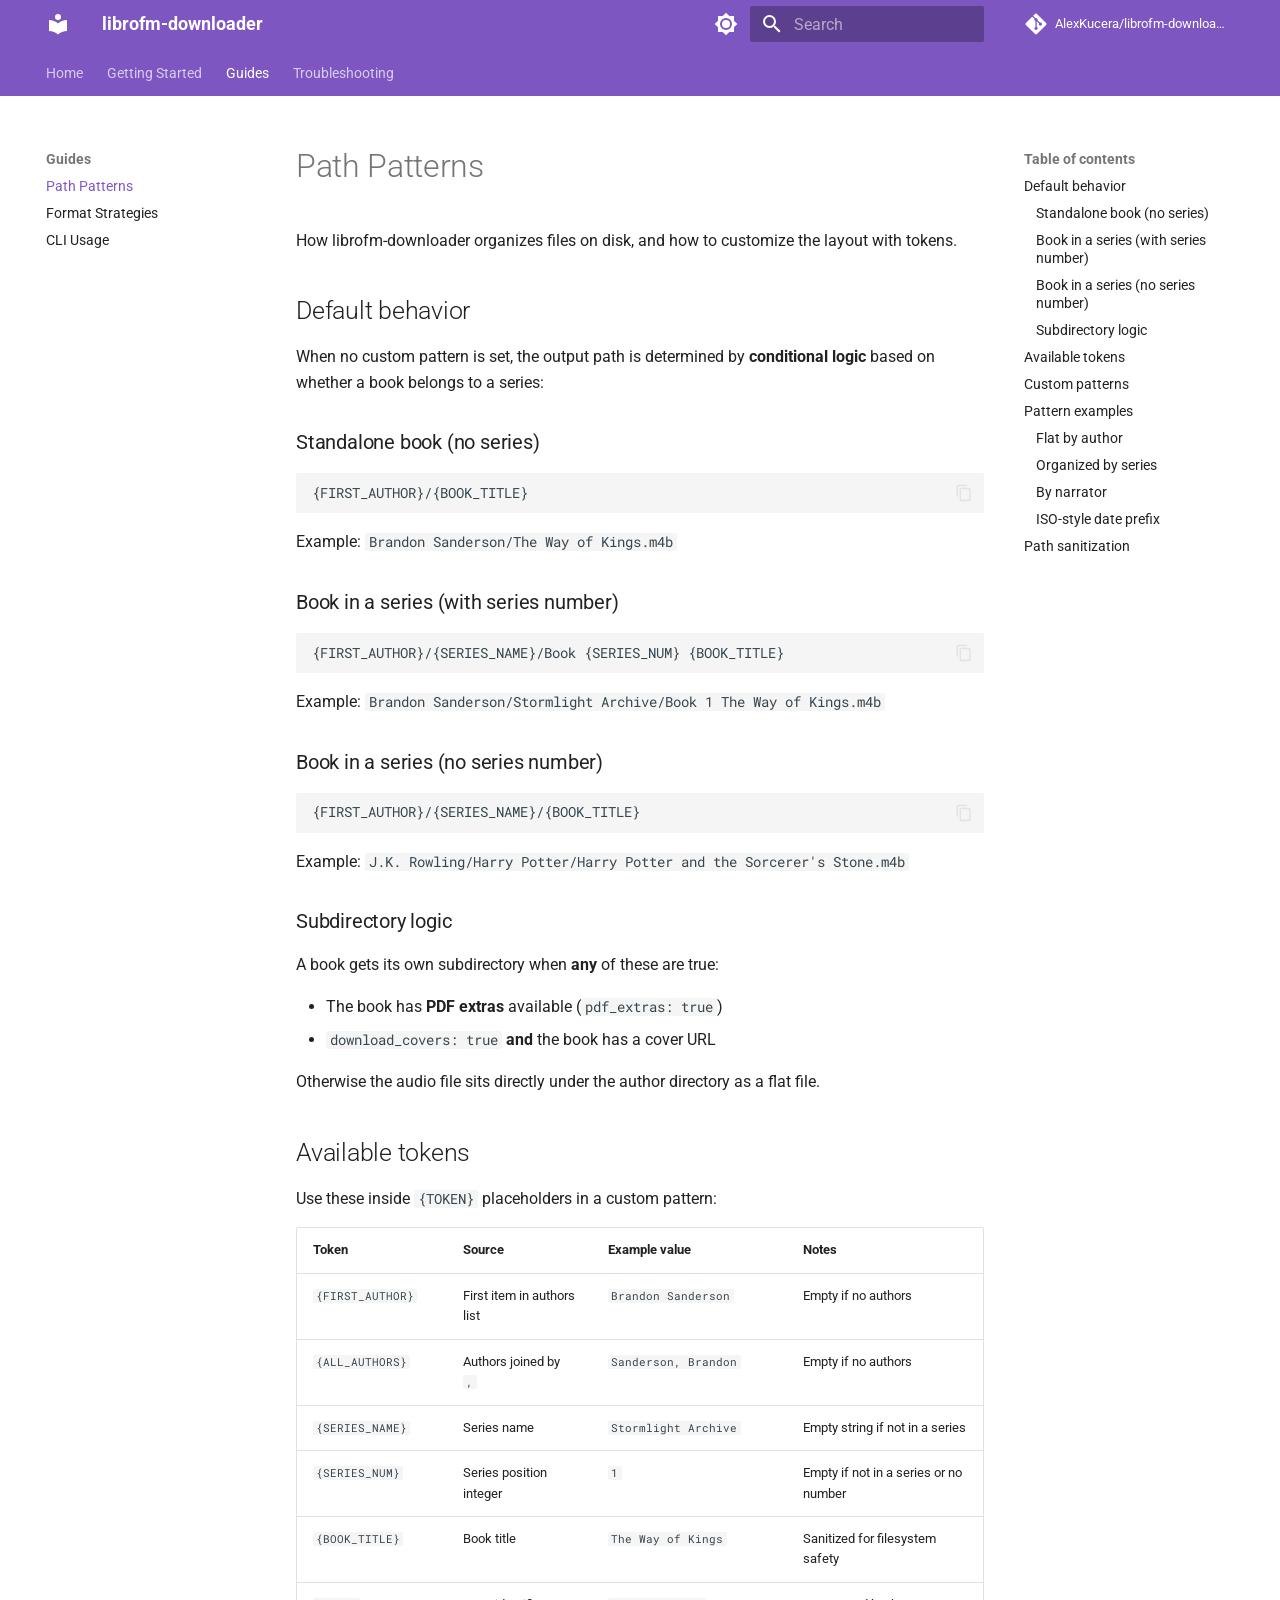
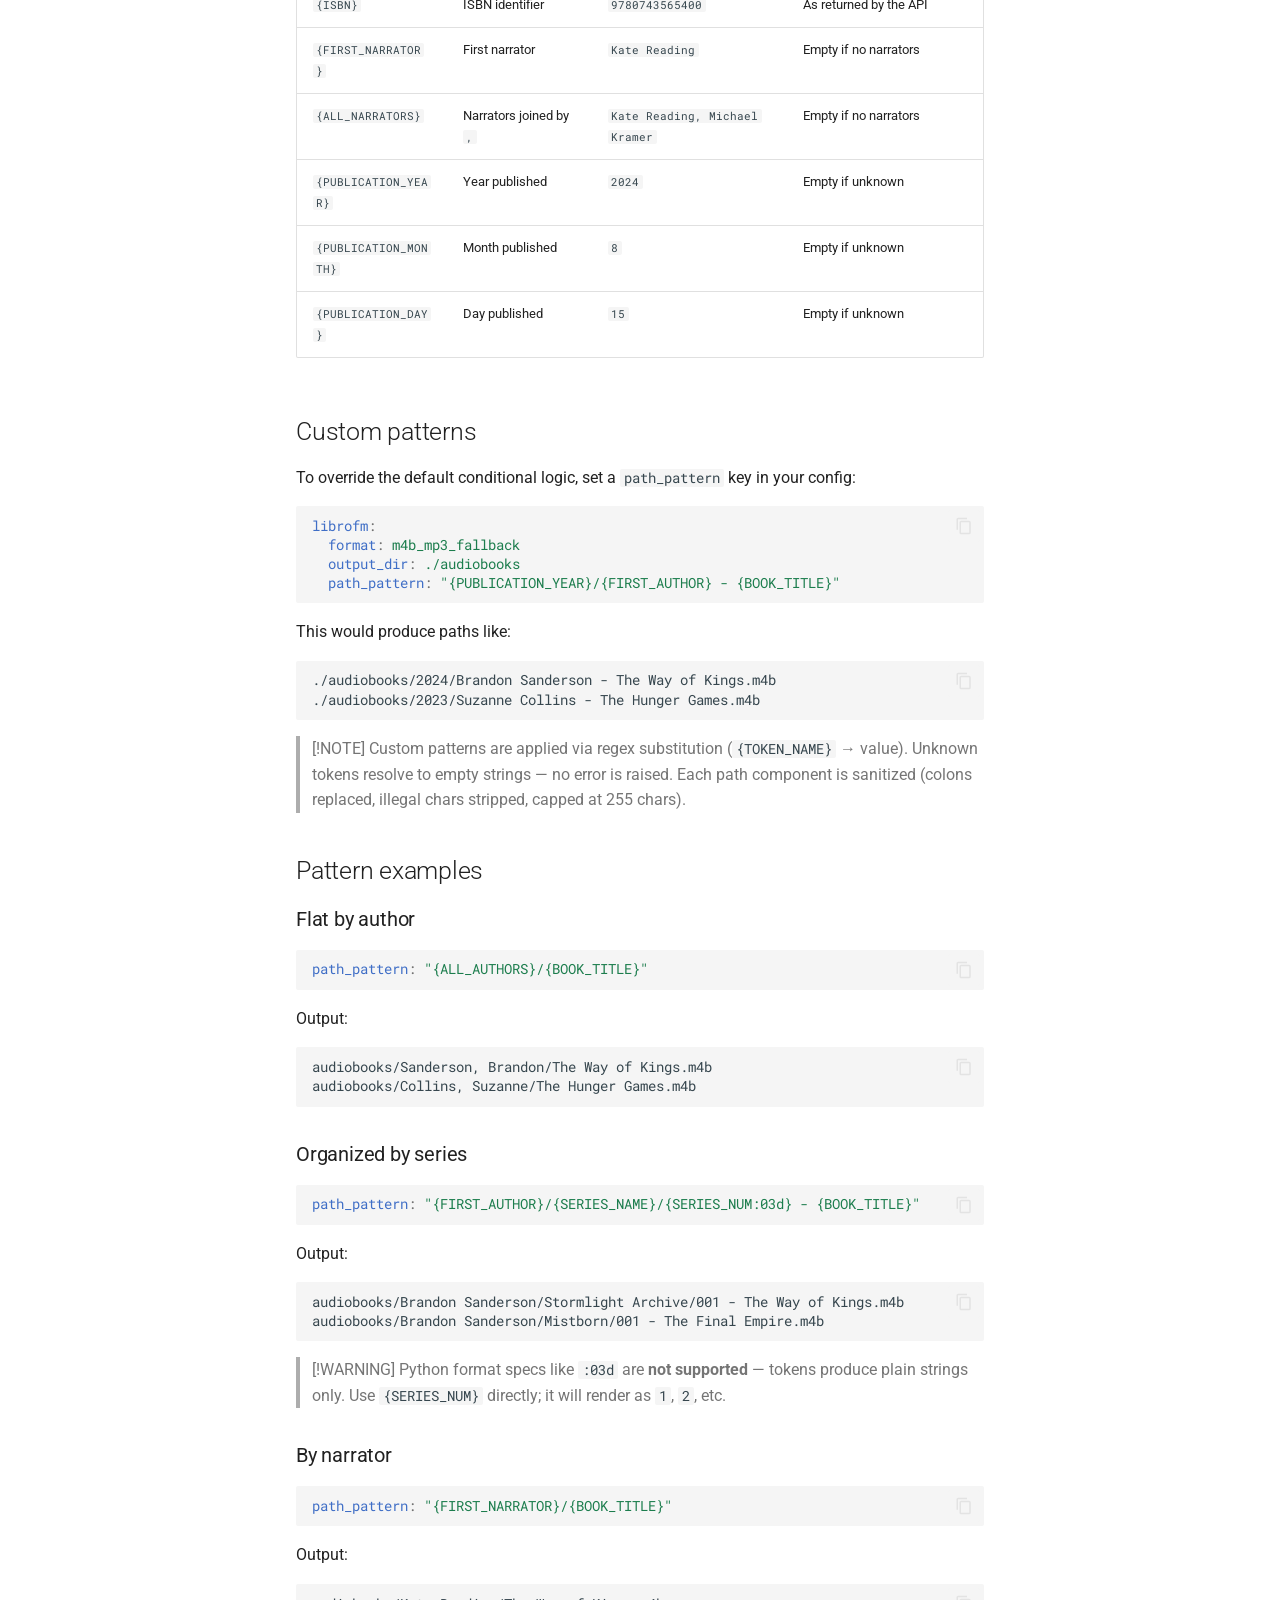
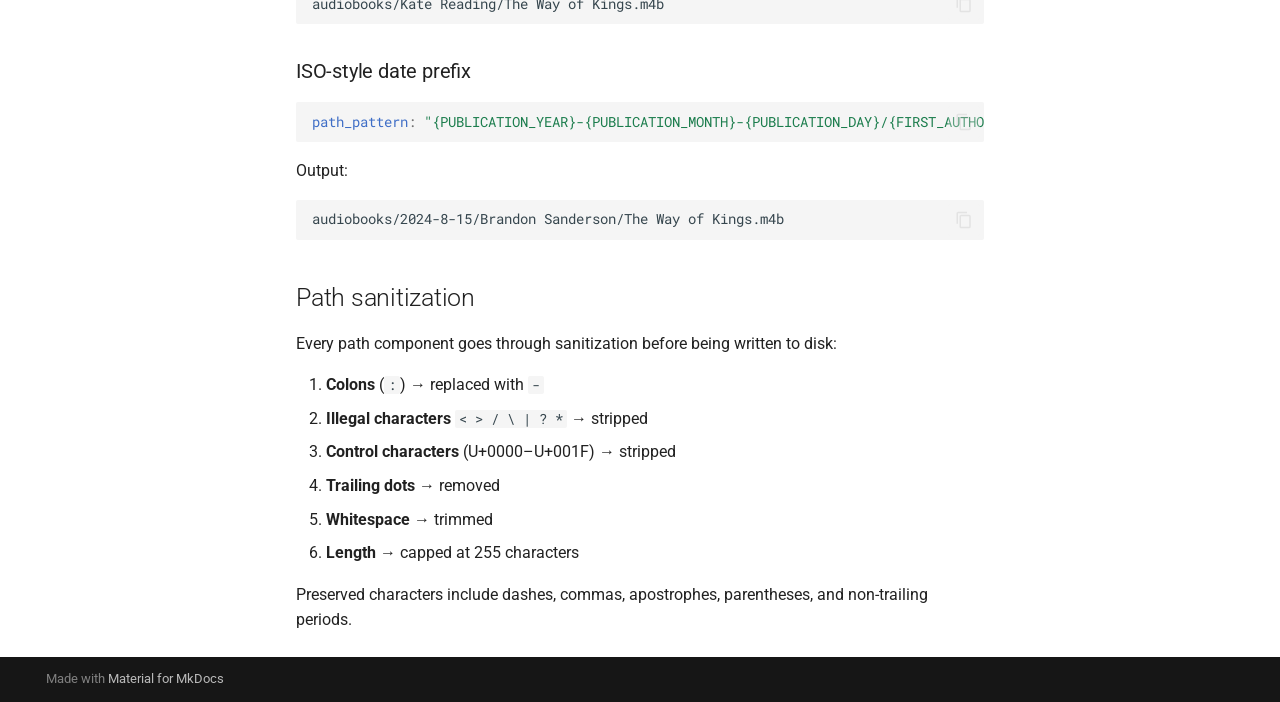
<file: docs/html/path-patterns.html>
<!doctype html>
<html lang="en" class="no-js">
  <head>
    
      <meta charset="utf-8">
      <meta name="viewport" content="width=device-width,initial-scale=1">
      
        <meta name="description" content="Download owned audiobooks from your Libro.fm account">
      
      
        <meta name="author" content="Alex Kucera">
      
      
      
        <link rel="prev" href="secrets.html">
      
      
        <link rel="next" href="format-strategies.html">
      
      
        
      
      
      <link rel="icon" href="assets/images/favicon.png">
      <meta name="generator" content="mkdocs-1.6.1, mkdocs-material-9.7.0">
    
    
      
        <title>Path Patterns - librofm-downloader</title>
      
    
    
      <link rel="stylesheet" href="assets/stylesheets/main.618322db.min.css">
      
        
        <link rel="stylesheet" href="assets/stylesheets/palette.ab4e12ef.min.css">
      
      


    
    
      
    
    
      
        
        
        <link rel="preconnect" href="https://fonts.gstatic.com" crossorigin>
        <link rel="stylesheet" href="https://fonts.googleapis.com/css?family=Roboto:300,300i,400,400i,700,700i%7CRoboto+Mono:400,400i,700,700i&display=fallback">
        <style>:root{--md-text-font:"Roboto";--md-code-font:"Roboto Mono"}</style>
      
    
    
      <link rel="stylesheet" href="stylesheets/extra.css">
    
    <script>__md_scope=new URL(".",location),__md_hash=e=>[...e].reduce(((e,_)=>(e<<5)-e+_.charCodeAt(0)),0),__md_get=(e,_=localStorage,t=__md_scope)=>JSON.parse(_.getItem(t.pathname+"."+e)),__md_set=(e,_,t=localStorage,a=__md_scope)=>{try{t.setItem(a.pathname+"."+e,JSON.stringify(_))}catch(e){}}</script>
    
      

    
    
  </head>
  
  
    
    
      
    
    
    
    
    <body dir="ltr" data-md-color-scheme="default" data-md-color-primary="deep-purple" data-md-color-accent="amber">
  
    
    <input class="md-toggle" data-md-toggle="drawer" type="checkbox" id="__drawer" autocomplete="off">
    <input class="md-toggle" data-md-toggle="search" type="checkbox" id="__search" autocomplete="off">
    <label class="md-overlay" for="__drawer"></label>
    <div data-md-component="skip">
      
        
        <a href="#path-patterns" class="md-skip">
          Skip to content
        </a>
      
    </div>
    <div data-md-component="announce">
      
    </div>
    
    
      

<header class="md-header" data-md-component="header">
  <nav class="md-header__inner md-grid" aria-label="Header">
    <a href="index.html" title="librofm-downloader" class="md-header__button md-logo" aria-label="librofm-downloader" data-md-component="logo">
      
  
  <svg xmlns="http://www.w3.org/2000/svg" viewBox="0 0 24 24"><path d="M12 8a3 3 0 0 0 3-3 3 3 0 0 0-3-3 3 3 0 0 0-3 3 3 3 0 0 0 3 3m0 3.54C9.64 9.35 6.5 8 3 8v11c3.5 0 6.64 1.35 9 3.54 2.36-2.19 5.5-3.54 9-3.54V8c-3.5 0-6.64 1.35-9 3.54"/></svg>

    </a>
    <label class="md-header__button md-icon" for="__drawer">
      
      <svg xmlns="http://www.w3.org/2000/svg" viewBox="0 0 24 24"><path d="M3 6h18v2H3zm0 5h18v2H3zm0 5h18v2H3z"/></svg>
    </label>
    <div class="md-header__title" data-md-component="header-title">
      <div class="md-header__ellipsis">
        <div class="md-header__topic">
          <span class="md-ellipsis">
            librofm-downloader
          </span>
        </div>
        <div class="md-header__topic" data-md-component="header-topic">
          <span class="md-ellipsis">
            
              Path Patterns
            
          </span>
        </div>
      </div>
    </div>
    
      
        <form class="md-header__option" data-md-component="palette">
  
    
    
    
    <input class="md-option" data-md-color-media="" data-md-color-scheme="default" data-md-color-primary="deep-purple" data-md-color-accent="amber"  aria-label="Switch to dark mode"  type="radio" name="__palette" id="__palette_0">
    
      <label class="md-header__button md-icon" title="Switch to dark mode" for="__palette_1" hidden>
        <svg xmlns="http://www.w3.org/2000/svg" viewBox="0 0 24 24"><path d="M12 8a4 4 0 0 0-4 4 4 4 0 0 0 4 4 4 4 0 0 0 4-4 4 4 0 0 0-4-4m0 10a6 6 0 0 1-6-6 6 6 0 0 1 6-6 6 6 0 0 1 6 6 6 6 0 0 1-6 6m8-9.31V4h-4.69L12 .69 8.69 4H4v4.69L.69 12 4 15.31V20h4.69L12 23.31 15.31 20H20v-4.69L23.31 12z"/></svg>
      </label>
    
  
    
    
    
    <input class="md-option" data-md-color-media="" data-md-color-scheme="slate" data-md-color-primary="deep-purple" data-md-color-accent="amber"  aria-label="Switch to light mode"  type="radio" name="__palette" id="__palette_1">
    
      <label class="md-header__button md-icon" title="Switch to light mode" for="__palette_0" hidden>
        <svg xmlns="http://www.w3.org/2000/svg" viewBox="0 0 24 24"><path d="M12 18c-.89 0-1.74-.2-2.5-.55C11.56 16.5 13 14.42 13 12s-1.44-4.5-3.5-5.45C10.26 6.2 11.11 6 12 6a6 6 0 0 1 6 6 6 6 0 0 1-6 6m8-9.31V4h-4.69L12 .69 8.69 4H4v4.69L.69 12 4 15.31V20h4.69L12 23.31 15.31 20H20v-4.69L23.31 12z"/></svg>
      </label>
    
  
</form>
      
    
    
      <script>var palette=__md_get("__palette");if(palette&&palette.color){if("(prefers-color-scheme)"===palette.color.media){var media=matchMedia("(prefers-color-scheme: light)"),input=document.querySelector(media.matches?"[data-md-color-media='(prefers-color-scheme: light)']":"[data-md-color-media='(prefers-color-scheme: dark)']");palette.color.media=input.getAttribute("data-md-color-media"),palette.color.scheme=input.getAttribute("data-md-color-scheme"),palette.color.primary=input.getAttribute("data-md-color-primary"),palette.color.accent=input.getAttribute("data-md-color-accent")}for(var[key,value]of Object.entries(palette.color))document.body.setAttribute("data-md-color-"+key,value)}</script>
    
    
    
      
      
        <label class="md-header__button md-icon" for="__search">
          
          <svg xmlns="http://www.w3.org/2000/svg" viewBox="0 0 24 24"><path d="M9.5 3A6.5 6.5 0 0 1 16 9.5c0 1.61-.59 3.09-1.56 4.23l.27.27h.79l5 5-1.5 1.5-5-5v-.79l-.27-.27A6.52 6.52 0 0 1 9.5 16 6.5 6.5 0 0 1 3 9.5 6.5 6.5 0 0 1 9.5 3m0 2C7 5 5 7 5 9.5S7 14 9.5 14 14 12 14 9.5 12 5 9.5 5"/></svg>
        </label>
        <div class="md-search" data-md-component="search" role="dialog">
  <label class="md-search__overlay" for="__search"></label>
  <div class="md-search__inner" role="search">
    <form class="md-search__form" name="search">
      <input type="text" class="md-search__input" name="query" aria-label="Search" placeholder="Search" autocapitalize="off" autocorrect="off" autocomplete="off" spellcheck="false" data-md-component="search-query" required>
      <label class="md-search__icon md-icon" for="__search">
        
        <svg xmlns="http://www.w3.org/2000/svg" viewBox="0 0 24 24"><path d="M9.5 3A6.5 6.5 0 0 1 16 9.5c0 1.61-.59 3.09-1.56 4.23l.27.27h.79l5 5-1.5 1.5-5-5v-.79l-.27-.27A6.52 6.52 0 0 1 9.5 16 6.5 6.5 0 0 1 3 9.5 6.5 6.5 0 0 1 9.5 3m0 2C7 5 5 7 5 9.5S7 14 9.5 14 14 12 14 9.5 12 5 9.5 5"/></svg>
        
        <svg xmlns="http://www.w3.org/2000/svg" viewBox="0 0 24 24"><path d="M20 11v2H8l5.5 5.5-1.42 1.42L4.16 12l7.92-7.92L13.5 5.5 8 11z"/></svg>
      </label>
      <nav class="md-search__options" aria-label="Search">
        
        <button type="reset" class="md-search__icon md-icon" title="Clear" aria-label="Clear" tabindex="-1">
          
          <svg xmlns="http://www.w3.org/2000/svg" viewBox="0 0 24 24"><path d="M19 6.41 17.59 5 12 10.59 6.41 5 5 6.41 10.59 12 5 17.59 6.41 19 12 13.41 17.59 19 19 17.59 13.41 12z"/></svg>
        </button>
      </nav>
      
    </form>
    <div class="md-search__output">
      <div class="md-search__scrollwrap" tabindex="0" data-md-scrollfix>
        <div class="md-search-result" data-md-component="search-result">
          <div class="md-search-result__meta">
            Initializing search
          </div>
          <ol class="md-search-result__list" role="presentation"></ol>
        </div>
      </div>
    </div>
  </div>
</div>
      
    
    
      <div class="md-header__source">
        <a href="https://github.com/AlexKucera/librofm-downloader" title="Go to repository" class="md-source" data-md-component="source">
  <div class="md-source__icon md-icon">
    
    <svg xmlns="http://www.w3.org/2000/svg" viewBox="0 0 448 512"><!--! Font Awesome Free 7.1.0 by @fontawesome - https://fontawesome.com License - https://fontawesome.com/license/free (Icons: CC BY 4.0, Fonts: SIL OFL 1.1, Code: MIT License) Copyright 2025 Fonticons, Inc.--><path d="M439.6 236.1 244 40.5c-5.4-5.5-12.8-8.5-20.4-8.5s-15 3-20.4 8.4L162.5 81l51.5 51.5c27.1-9.1 52.7 16.8 43.4 43.7l49.7 49.7c34.2-11.8 61.2 31 35.5 56.7-26.5 26.5-70.2-2.9-56-37.3L240.3 199v121.9c25.3 12.5 22.3 41.8 9.1 55-6.4 6.4-15.2 10.1-24.3 10.1s-17.8-3.6-24.3-10.1c-17.6-17.6-11.1-46.9 11.2-56v-123c-20.8-8.5-24.6-30.7-18.6-45L142.6 101 8.5 235.1C3 240.6 0 247.9 0 255.5s3 15 8.5 20.4l195.6 195.7c5.4 5.4 12.7 8.4 20.4 8.4s15-3 20.4-8.4l194.7-194.7c5.4-5.4 8.4-12.8 8.4-20.4s-3-15-8.4-20.4"/></svg>
  </div>
  <div class="md-source__repository">
    AlexKucera/librofm-downloader
  </div>
</a>
      </div>
    
  </nav>
  
</header>
    
    <div class="md-container" data-md-component="container">
      
      
        
          
            
<nav class="md-tabs" aria-label="Tabs" data-md-component="tabs">
  <div class="md-grid">
    <ul class="md-tabs__list">
      
        
  
  
  
  
    <li class="md-tabs__item">
      <a href="index.html" class="md-tabs__link">
        
  
  
    
  
  Home

      </a>
    </li>
  

      
        
  
  
  
  
    
    
      <li class="md-tabs__item">
        <a href="quickstart.html" class="md-tabs__link">
          
  
  
  Getting Started

        </a>
      </li>
    
  

      
        
  
  
  
    
  
  
    
    
      <li class="md-tabs__item md-tabs__item--active">
        <a href="path-patterns.html" class="md-tabs__link">
          
  
  
  Guides

        </a>
      </li>
    
  

      
        
  
  
  
  
    <li class="md-tabs__item">
      <a href="troubleshooting.html" class="md-tabs__link">
        
  
  
    
  
  Troubleshooting

      </a>
    </li>
  

      
    </ul>
  </div>
</nav>
          
        
      
      <main class="md-main" data-md-component="main">
        <div class="md-main__inner md-grid">
          
            
              
              <div class="md-sidebar md-sidebar--primary" data-md-component="sidebar" data-md-type="navigation" >
                <div class="md-sidebar__scrollwrap">
                  <div class="md-sidebar__inner">
                    


  


<nav class="md-nav md-nav--primary md-nav--lifted" aria-label="Navigation" data-md-level="0">
  <label class="md-nav__title" for="__drawer">
    <a href="index.html" title="librofm-downloader" class="md-nav__button md-logo" aria-label="librofm-downloader" data-md-component="logo">
      
  
  <svg xmlns="http://www.w3.org/2000/svg" viewBox="0 0 24 24"><path d="M12 8a3 3 0 0 0 3-3 3 3 0 0 0-3-3 3 3 0 0 0-3 3 3 3 0 0 0 3 3m0 3.54C9.64 9.35 6.5 8 3 8v11c3.5 0 6.64 1.35 9 3.54 2.36-2.19 5.5-3.54 9-3.54V8c-3.5 0-6.64 1.35-9 3.54"/></svg>

    </a>
    librofm-downloader
  </label>
  
    <div class="md-nav__source">
      <a href="https://github.com/AlexKucera/librofm-downloader" title="Go to repository" class="md-source" data-md-component="source">
  <div class="md-source__icon md-icon">
    
    <svg xmlns="http://www.w3.org/2000/svg" viewBox="0 0 448 512"><!--! Font Awesome Free 7.1.0 by @fontawesome - https://fontawesome.com License - https://fontawesome.com/license/free (Icons: CC BY 4.0, Fonts: SIL OFL 1.1, Code: MIT License) Copyright 2025 Fonticons, Inc.--><path d="M439.6 236.1 244 40.5c-5.4-5.5-12.8-8.5-20.4-8.5s-15 3-20.4 8.4L162.5 81l51.5 51.5c27.1-9.1 52.7 16.8 43.4 43.7l49.7 49.7c34.2-11.8 61.2 31 35.5 56.7-26.5 26.5-70.2-2.9-56-37.3L240.3 199v121.9c25.3 12.5 22.3 41.8 9.1 55-6.4 6.4-15.2 10.1-24.3 10.1s-17.8-3.6-24.3-10.1c-17.6-17.6-11.1-46.9 11.2-56v-123c-20.8-8.5-24.6-30.7-18.6-45L142.6 101 8.5 235.1C3 240.6 0 247.9 0 255.5s3 15 8.5 20.4l195.6 195.7c5.4 5.4 12.7 8.4 20.4 8.4s15-3 20.4-8.4l194.7-194.7c5.4-5.4 8.4-12.8 8.4-20.4s-3-15-8.4-20.4"/></svg>
  </div>
  <div class="md-source__repository">
    AlexKucera/librofm-downloader
  </div>
</a>
    </div>
  
  <ul class="md-nav__list" data-md-scrollfix>
    
      
      
  
  
  
  
    <li class="md-nav__item">
      <a href="index.html" class="md-nav__link">
        
  
  
  <span class="md-ellipsis">
    
  
    Home
  

    
  </span>
  
  

      </a>
    </li>
  

    
      
      
  
  
  
  
    
    
    
    
      
      
        
      
    
    
    <li class="md-nav__item md-nav__item--nested">
      
        
        
        <input class="md-nav__toggle md-toggle " type="checkbox" id="__nav_2" >
        
          
          <label class="md-nav__link" for="__nav_2" id="__nav_2_label" tabindex="0">
            
  
  
  <span class="md-ellipsis">
    
  
    Getting Started
  

    
  </span>
  
  

            <span class="md-nav__icon md-icon"></span>
          </label>
        
        <nav class="md-nav" data-md-level="1" aria-labelledby="__nav_2_label" aria-expanded="false">
          <label class="md-nav__title" for="__nav_2">
            <span class="md-nav__icon md-icon"></span>
            
  
    Getting Started
  

          </label>
          <ul class="md-nav__list" data-md-scrollfix>
            
              
                
  
  
  
  
    <li class="md-nav__item">
      <a href="quickstart.html" class="md-nav__link">
        
  
  
  <span class="md-ellipsis">
    
  
    Quickstart
  

    
  </span>
  
  

      </a>
    </li>
  

              
            
              
                
  
  
  
  
    <li class="md-nav__item">
      <a href="configuration.html" class="md-nav__link">
        
  
  
  <span class="md-ellipsis">
    
  
    Configuration Reference
  

    
  </span>
  
  

      </a>
    </li>
  

              
            
              
                
  
  
  
  
    <li class="md-nav__item">
      <a href="secrets.html" class="md-nav__link">
        
  
  
  <span class="md-ellipsis">
    
  
    Secrets
  

    
  </span>
  
  

      </a>
    </li>
  

              
            
          </ul>
        </nav>
      
    </li>
  

    
      
      
  
  
    
  
  
  
    
    
    
    
      
        
        
      
      
        
      
    
    
    <li class="md-nav__item md-nav__item--active md-nav__item--section md-nav__item--nested">
      
        
        
        <input class="md-nav__toggle md-toggle " type="checkbox" id="__nav_3" checked>
        
          
          <label class="md-nav__link" for="__nav_3" id="__nav_3_label" tabindex="">
            
  
  
  <span class="md-ellipsis">
    
  
    Guides
  

    
  </span>
  
  

            <span class="md-nav__icon md-icon"></span>
          </label>
        
        <nav class="md-nav" data-md-level="1" aria-labelledby="__nav_3_label" aria-expanded="true">
          <label class="md-nav__title" for="__nav_3">
            <span class="md-nav__icon md-icon"></span>
            
  
    Guides
  

          </label>
          <ul class="md-nav__list" data-md-scrollfix>
            
              
                
  
  
    
  
  
  
    <li class="md-nav__item md-nav__item--active">
      
      <input class="md-nav__toggle md-toggle" type="checkbox" id="__toc">
      
      
        
      
      
        <label class="md-nav__link md-nav__link--active" for="__toc">
          
  
  
  <span class="md-ellipsis">
    
  
    Path Patterns
  

    
  </span>
  
  

          <span class="md-nav__icon md-icon"></span>
        </label>
      
      <a href="path-patterns.html" class="md-nav__link md-nav__link--active">
        
  
  
  <span class="md-ellipsis">
    
  
    Path Patterns
  

    
  </span>
  
  

      </a>
      
        

<nav class="md-nav md-nav--secondary" aria-label="Table of contents">
  
  
  
    
  
  
    <label class="md-nav__title" for="__toc">
      <span class="md-nav__icon md-icon"></span>
      Table of contents
    </label>
    <ul class="md-nav__list" data-md-component="toc" data-md-scrollfix>
      
        <li class="md-nav__item">
  <a href="#default-behavior" class="md-nav__link">
    <span class="md-ellipsis">
      
        Default behavior
      
    </span>
  </a>
  
    <nav class="md-nav" aria-label="Default behavior">
      <ul class="md-nav__list">
        
          <li class="md-nav__item">
  <a href="#standalone-book-no-series" class="md-nav__link">
    <span class="md-ellipsis">
      
        Standalone book (no series)
      
    </span>
  </a>
  
</li>
        
          <li class="md-nav__item">
  <a href="#book-in-a-series-with-series-number" class="md-nav__link">
    <span class="md-ellipsis">
      
        Book in a series (with series number)
      
    </span>
  </a>
  
</li>
        
          <li class="md-nav__item">
  <a href="#book-in-a-series-no-series-number" class="md-nav__link">
    <span class="md-ellipsis">
      
        Book in a series (no series number)
      
    </span>
  </a>
  
</li>
        
          <li class="md-nav__item">
  <a href="#subdirectory-logic" class="md-nav__link">
    <span class="md-ellipsis">
      
        Subdirectory logic
      
    </span>
  </a>
  
</li>
        
      </ul>
    </nav>
  
</li>
      
        <li class="md-nav__item">
  <a href="#available-tokens" class="md-nav__link">
    <span class="md-ellipsis">
      
        Available tokens
      
    </span>
  </a>
  
</li>
      
        <li class="md-nav__item">
  <a href="#custom-patterns" class="md-nav__link">
    <span class="md-ellipsis">
      
        Custom patterns
      
    </span>
  </a>
  
</li>
      
        <li class="md-nav__item">
  <a href="#pattern-examples" class="md-nav__link">
    <span class="md-ellipsis">
      
        Pattern examples
      
    </span>
  </a>
  
    <nav class="md-nav" aria-label="Pattern examples">
      <ul class="md-nav__list">
        
          <li class="md-nav__item">
  <a href="#flat-by-author" class="md-nav__link">
    <span class="md-ellipsis">
      
        Flat by author
      
    </span>
  </a>
  
</li>
        
          <li class="md-nav__item">
  <a href="#organized-by-series" class="md-nav__link">
    <span class="md-ellipsis">
      
        Organized by series
      
    </span>
  </a>
  
</li>
        
          <li class="md-nav__item">
  <a href="#by-narrator" class="md-nav__link">
    <span class="md-ellipsis">
      
        By narrator
      
    </span>
  </a>
  
</li>
        
          <li class="md-nav__item">
  <a href="#iso-style-date-prefix" class="md-nav__link">
    <span class="md-ellipsis">
      
        ISO-style date prefix
      
    </span>
  </a>
  
</li>
        
      </ul>
    </nav>
  
</li>
      
        <li class="md-nav__item">
  <a href="#path-sanitization" class="md-nav__link">
    <span class="md-ellipsis">
      
        Path sanitization
      
    </span>
  </a>
  
</li>
      
    </ul>
  
</nav>
      
    </li>
  

              
            
              
                
  
  
  
  
    <li class="md-nav__item">
      <a href="format-strategies.html" class="md-nav__link">
        
  
  
  <span class="md-ellipsis">
    
  
    Format Strategies
  

    
  </span>
  
  

      </a>
    </li>
  

              
            
              
                
  
  
  
  
    <li class="md-nav__item">
      <a href="cli-usage.html" class="md-nav__link">
        
  
  
  <span class="md-ellipsis">
    
  
    CLI Usage
  

    
  </span>
  
  

      </a>
    </li>
  

              
            
          </ul>
        </nav>
      
    </li>
  

    
      
      
  
  
  
  
    <li class="md-nav__item">
      <a href="troubleshooting.html" class="md-nav__link">
        
  
  
  <span class="md-ellipsis">
    
  
    Troubleshooting
  

    
  </span>
  
  

      </a>
    </li>
  

    
  </ul>
</nav>
                  </div>
                </div>
              </div>
            
            
              
              <div class="md-sidebar md-sidebar--secondary" data-md-component="sidebar" data-md-type="toc" >
                <div class="md-sidebar__scrollwrap">
                  <div class="md-sidebar__inner">
                    

<nav class="md-nav md-nav--secondary" aria-label="Table of contents">
  
  
  
    
  
  
    <label class="md-nav__title" for="__toc">
      <span class="md-nav__icon md-icon"></span>
      Table of contents
    </label>
    <ul class="md-nav__list" data-md-component="toc" data-md-scrollfix>
      
        <li class="md-nav__item">
  <a href="#default-behavior" class="md-nav__link">
    <span class="md-ellipsis">
      
        Default behavior
      
    </span>
  </a>
  
    <nav class="md-nav" aria-label="Default behavior">
      <ul class="md-nav__list">
        
          <li class="md-nav__item">
  <a href="#standalone-book-no-series" class="md-nav__link">
    <span class="md-ellipsis">
      
        Standalone book (no series)
      
    </span>
  </a>
  
</li>
        
          <li class="md-nav__item">
  <a href="#book-in-a-series-with-series-number" class="md-nav__link">
    <span class="md-ellipsis">
      
        Book in a series (with series number)
      
    </span>
  </a>
  
</li>
        
          <li class="md-nav__item">
  <a href="#book-in-a-series-no-series-number" class="md-nav__link">
    <span class="md-ellipsis">
      
        Book in a series (no series number)
      
    </span>
  </a>
  
</li>
        
          <li class="md-nav__item">
  <a href="#subdirectory-logic" class="md-nav__link">
    <span class="md-ellipsis">
      
        Subdirectory logic
      
    </span>
  </a>
  
</li>
        
      </ul>
    </nav>
  
</li>
      
        <li class="md-nav__item">
  <a href="#available-tokens" class="md-nav__link">
    <span class="md-ellipsis">
      
        Available tokens
      
    </span>
  </a>
  
</li>
      
        <li class="md-nav__item">
  <a href="#custom-patterns" class="md-nav__link">
    <span class="md-ellipsis">
      
        Custom patterns
      
    </span>
  </a>
  
</li>
      
        <li class="md-nav__item">
  <a href="#pattern-examples" class="md-nav__link">
    <span class="md-ellipsis">
      
        Pattern examples
      
    </span>
  </a>
  
    <nav class="md-nav" aria-label="Pattern examples">
      <ul class="md-nav__list">
        
          <li class="md-nav__item">
  <a href="#flat-by-author" class="md-nav__link">
    <span class="md-ellipsis">
      
        Flat by author
      
    </span>
  </a>
  
</li>
        
          <li class="md-nav__item">
  <a href="#organized-by-series" class="md-nav__link">
    <span class="md-ellipsis">
      
        Organized by series
      
    </span>
  </a>
  
</li>
        
          <li class="md-nav__item">
  <a href="#by-narrator" class="md-nav__link">
    <span class="md-ellipsis">
      
        By narrator
      
    </span>
  </a>
  
</li>
        
          <li class="md-nav__item">
  <a href="#iso-style-date-prefix" class="md-nav__link">
    <span class="md-ellipsis">
      
        ISO-style date prefix
      
    </span>
  </a>
  
</li>
        
      </ul>
    </nav>
  
</li>
      
        <li class="md-nav__item">
  <a href="#path-sanitization" class="md-nav__link">
    <span class="md-ellipsis">
      
        Path sanitization
      
    </span>
  </a>
  
</li>
      
    </ul>
  
</nav>
                  </div>
                </div>
              </div>
            
          
          
            <div class="md-content" data-md-component="content">
              
              <article class="md-content__inner md-typeset">
                
                  


  
  


<h1 id="path-patterns">Path Patterns</h1>
<p>How librofm-downloader organizes files on disk, and how to customize the layout with tokens.</p>
<h2 id="default-behavior">Default behavior</h2>
<p>When no custom pattern is set, the output path is determined by <strong>conditional logic</strong> based on whether a book belongs to a series:</p>
<h3 id="standalone-book-no-series">Standalone book (no series)</h3>
<div class="language-text highlight"><pre><span></span><code><span id="__span_0__-0-1"><a id="__codelineno-0-1" name="__codelineno-0-1" href="#__codelineno-0-1"></a>{FIRST_AUTHOR}/{BOOK_TITLE}
</span></code></pre></div>
<p>Example: <code>Brandon Sanderson/The Way of Kings.m4b</code></p>
<h3 id="book-in-a-series-with-series-number">Book in a series (with series number)</h3>
<div class="language-text highlight"><pre><span></span><code><span id="__span_0__-1-1"><a id="__codelineno-1-1" name="__codelineno-1-1" href="#__codelineno-1-1"></a>{FIRST_AUTHOR}/{SERIES_NAME}/Book {SERIES_NUM} {BOOK_TITLE}
</span></code></pre></div>
<p>Example: <code>Brandon Sanderson/Stormlight Archive/Book 1 The Way of Kings.m4b</code></p>
<h3 id="book-in-a-series-no-series-number">Book in a series (no series number)</h3>
<div class="language-text highlight"><pre><span></span><code><span id="__span_0__-2-1"><a id="__codelineno-2-1" name="__codelineno-2-1" href="#__codelineno-2-1"></a>{FIRST_AUTHOR}/{SERIES_NAME}/{BOOK_TITLE}
</span></code></pre></div>
<p>Example: <code>J.K. Rowling/Harry Potter/Harry Potter and the Sorcerer's Stone.m4b</code></p>
<h3 id="subdirectory-logic">Subdirectory logic</h3>
<p>A book gets its own subdirectory when <strong>any</strong> of these are true:</p>
<ul>
<li>The book has <strong>PDF extras</strong> available (<code>pdf_extras: true</code>)</li>
<li><code>download_covers: true</code> <strong>and</strong> the book has a cover URL</li>
</ul>
<p>Otherwise the audio file sits directly under the author directory as a flat file.</p>
<h2 id="available-tokens">Available tokens</h2>
<p>Use these inside <code>{TOKEN}</code> placeholders in a custom pattern:</p>
<table>
<thead>
<tr>
<th>Token</th>
<th>Source</th>
<th>Example value</th>
<th>Notes</th>
</tr>
</thead>
<tbody>
<tr>
<td><code>{FIRST_AUTHOR}</code></td>
<td>First item in authors list</td>
<td><code>Brandon Sanderson</code></td>
<td>Empty if no authors</td>
</tr>
<tr>
<td><code>{ALL_AUTHORS}</code></td>
<td>Authors joined by <code>,</code></td>
<td><code>Sanderson, Brandon</code></td>
<td>Empty if no authors</td>
</tr>
<tr>
<td><code>{SERIES_NAME}</code></td>
<td>Series name</td>
<td><code>Stormlight Archive</code></td>
<td>Empty string if not in a series</td>
</tr>
<tr>
<td><code>{SERIES_NUM}</code></td>
<td>Series position integer</td>
<td><code>1</code></td>
<td>Empty if not in a series or no number</td>
</tr>
<tr>
<td><code>{BOOK_TITLE}</code></td>
<td>Book title</td>
<td><code>The Way of Kings</code></td>
<td>Sanitized for filesystem safety</td>
</tr>
<tr>
<td><code>{ISBN}</code></td>
<td>ISBN identifier</td>
<td><code>9780743565400</code></td>
<td>As returned by the API</td>
</tr>
<tr>
<td><code>{FIRST_NARRATOR}</code></td>
<td>First narrator</td>
<td><code>Kate Reading</code></td>
<td>Empty if no narrators</td>
</tr>
<tr>
<td><code>{ALL_NARRATORS}</code></td>
<td>Narrators joined by <code>,</code></td>
<td><code>Kate Reading, Michael Kramer</code></td>
<td>Empty if no narrators</td>
</tr>
<tr>
<td><code>{PUBLICATION_YEAR}</code></td>
<td>Year published</td>
<td><code>2024</code></td>
<td>Empty if unknown</td>
</tr>
<tr>
<td><code>{PUBLICATION_MONTH}</code></td>
<td>Month published</td>
<td><code>8</code></td>
<td>Empty if unknown</td>
</tr>
<tr>
<td><code>{PUBLICATION_DAY}</code></td>
<td>Day published</td>
<td><code>15</code></td>
<td>Empty if unknown</td>
</tr>
</tbody>
</table>
<h2 id="custom-patterns">Custom patterns</h2>
<p>To override the default conditional logic, set a <code>path_pattern</code> key in your config:</p>
<div class="language-yaml highlight"><pre><span></span><code><span id="__span_0__-3-1"><a id="__codelineno-3-1" name="__codelineno-3-1" href="#__codelineno-3-1"></a><span class="nt">librofm</span><span class="p">:</span>
</span><span id="__span_0__-3-2"><a id="__codelineno-3-2" name="__codelineno-3-2" href="#__codelineno-3-2"></a><span class="w">  </span><span class="nt">format</span><span class="p">:</span><span class="w"> </span><span class="l l-Scalar l-Scalar-Plain">m4b_mp3_fallback</span>
</span><span id="__span_0__-3-3"><a id="__codelineno-3-3" name="__codelineno-3-3" href="#__codelineno-3-3"></a><span class="w">  </span><span class="nt">output_dir</span><span class="p">:</span><span class="w"> </span><span class="l l-Scalar l-Scalar-Plain">./audiobooks</span>
</span><span id="__span_0__-3-4"><a id="__codelineno-3-4" name="__codelineno-3-4" href="#__codelineno-3-4"></a><span class="w">  </span><span class="nt">path_pattern</span><span class="p">:</span><span class="w"> </span><span class="s">&quot;{PUBLICATION_YEAR}/{FIRST_AUTHOR}</span><span class="nv"> </span><span class="s">-</span><span class="nv"> </span><span class="s">{BOOK_TITLE}&quot;</span>
</span></code></pre></div>
<p>This would produce paths like:</p>
<div class="language-text highlight"><pre><span></span><code><span id="__span_0__-4-1"><a id="__codelineno-4-1" name="__codelineno-4-1" href="#__codelineno-4-1"></a>./audiobooks/2024/Brandon Sanderson - The Way of Kings.m4b
</span><span id="__span_0__-4-2"><a id="__codelineno-4-2" name="__codelineno-4-2" href="#__codelineno-4-2"></a>./audiobooks/2023/Suzanne Collins - The Hunger Games.m4b
</span></code></pre></div>
<blockquote>
<p>[!NOTE]
Custom patterns are applied via regex substitution (<code>{TOKEN_NAME}</code> → value).
Unknown tokens resolve to empty strings — no error is raised.
Each path component is sanitized (colons replaced, illegal chars stripped, capped at 255 chars).</p>
</blockquote>
<h2 id="pattern-examples">Pattern examples</h2>
<h3 id="flat-by-author">Flat by author</h3>
<div class="language-yaml highlight"><pre><span></span><code><span id="__span_0__-5-1"><a id="__codelineno-5-1" name="__codelineno-5-1" href="#__codelineno-5-1"></a><span class="nt">path_pattern</span><span class="p">:</span><span class="w"> </span><span class="s">&quot;{ALL_AUTHORS}/{BOOK_TITLE}&quot;</span>
</span></code></pre></div>
<p>Output:
<div class="language-text highlight"><pre><span></span><code><span id="__span_0__-6-1"><a id="__codelineno-6-1" name="__codelineno-6-1" href="#__codelineno-6-1"></a>audiobooks/Sanderson, Brandon/The Way of Kings.m4b
</span><span id="__span_0__-6-2"><a id="__codelineno-6-2" name="__codelineno-6-2" href="#__codelineno-6-2"></a>audiobooks/Collins, Suzanne/The Hunger Games.m4b
</span></code></pre></div></p>
<h3 id="organized-by-series">Organized by series</h3>
<div class="language-yaml highlight"><pre><span></span><code><span id="__span_0__-7-1"><a id="__codelineno-7-1" name="__codelineno-7-1" href="#__codelineno-7-1"></a><span class="nt">path_pattern</span><span class="p">:</span><span class="w"> </span><span class="s">&quot;{FIRST_AUTHOR}/{SERIES_NAME}/{SERIES_NUM:03d}</span><span class="nv"> </span><span class="s">-</span><span class="nv"> </span><span class="s">{BOOK_TITLE}&quot;</span>
</span></code></pre></div>
<p>Output:
<div class="language-text highlight"><pre><span></span><code><span id="__span_0__-8-1"><a id="__codelineno-8-1" name="__codelineno-8-1" href="#__codelineno-8-1"></a>audiobooks/Brandon Sanderson/Stormlight Archive/001 - The Way of Kings.m4b
</span><span id="__span_0__-8-2"><a id="__codelineno-8-2" name="__codelineno-8-2" href="#__codelineno-8-2"></a>audiobooks/Brandon Sanderson/Mistborn/001 - The Final Empire.m4b
</span></code></pre></div></p>
<blockquote>
<p>[!WARNING]
Python format specs like <code>:03d</code> are <strong>not supported</strong> — tokens produce plain strings only.
Use <code>{SERIES_NUM}</code> directly; it will render as <code>1</code>, <code>2</code>, etc.</p>
</blockquote>
<h3 id="by-narrator">By narrator</h3>
<div class="language-yaml highlight"><pre><span></span><code><span id="__span_0__-9-1"><a id="__codelineno-9-1" name="__codelineno-9-1" href="#__codelineno-9-1"></a><span class="nt">path_pattern</span><span class="p">:</span><span class="w"> </span><span class="s">&quot;{FIRST_NARRATOR}/{BOOK_TITLE}&quot;</span>
</span></code></pre></div>
<p>Output:
<div class="language-text highlight"><pre><span></span><code><span id="__span_0__-10-1"><a id="__codelineno-10-1" name="__codelineno-10-1" href="#__codelineno-10-1"></a>audiobooks/Kate Reading/The Way of Kings.m4b
</span></code></pre></div></p>
<h3 id="iso-style-date-prefix">ISO-style date prefix</h3>
<div class="language-yaml highlight"><pre><span></span><code><span id="__span_0__-11-1"><a id="__codelineno-11-1" name="__codelineno-11-1" href="#__codelineno-11-1"></a><span class="nt">path_pattern</span><span class="p">:</span><span class="w"> </span><span class="s">&quot;{PUBLICATION_YEAR}-{PUBLICATION_MONTH}-{PUBLICATION_DAY}/{FIRST_AUTHOR}/{BOOK_TITLE}&quot;</span>
</span></code></pre></div>
<p>Output:
<div class="language-text highlight"><pre><span></span><code><span id="__span_0__-12-1"><a id="__codelineno-12-1" name="__codelineno-12-1" href="#__codelineno-12-1"></a>audiobooks/2024-8-15/Brandon Sanderson/The Way of Kings.m4b
</span></code></pre></div></p>
<h2 id="path-sanitization">Path sanitization</h2>
<p>Every path component goes through sanitization before being written to disk:</p>
<ol>
<li><strong>Colons</strong> (<code>:</code>) → replaced with <code>-</code></li>
<li><strong>Illegal characters</strong> <code>&lt; &gt; / \ | ? *</code> → stripped</li>
<li><strong>Control characters</strong> (U+0000–U+001F) → stripped</li>
<li><strong>Trailing dots</strong> → removed</li>
<li><strong>Whitespace</strong> → trimmed</li>
<li><strong>Length</strong> → capped at 255 characters</li>
</ol>
<p>Preserved characters include dashes, commas, apostrophes, parentheses, and non-trailing periods.</p>












                
              </article>
            </div>
          
          
<script>var target=document.getElementById(location.hash.slice(1));target&&target.name&&(target.checked=target.name.startsWith("__tabbed_"))</script>
        </div>
        
      </main>
      
        <footer class="md-footer">
  
  <div class="md-footer-meta md-typeset">
    <div class="md-footer-meta__inner md-grid">
      <div class="md-copyright">
  
  
    Made with
    <a href="https://squidfunk.github.io/mkdocs-material/" target="_blank" rel="noopener">
      Material for MkDocs
    </a>
  
</div>
      
    </div>
  </div>
</footer>
      
    </div>
    <div class="md-dialog" data-md-component="dialog">
      <div class="md-dialog__inner md-typeset"></div>
    </div>
    
    
    
      
      
      <script id="__config" type="application/json">{"annotate": null, "base": ".", "features": ["navigation.tabs", "navigation.sections", "content.code.copy", "toc.follow"], "search": "assets/javascripts/workers/search.7a47a382.min.js", "tags": null, "translations": {"clipboard.copied": "Copied to clipboard", "clipboard.copy": "Copy to clipboard", "search.result.more.one": "1 more on this page", "search.result.more.other": "# more on this page", "search.result.none": "No matching documents", "search.result.one": "1 matching document", "search.result.other": "# matching documents", "search.result.placeholder": "Type to start searching", "search.result.term.missing": "Missing", "select.version": "Select version"}, "version": null}</script>
    
    
      <script src="assets/javascripts/bundle.e71a0d61.min.js"></script>
      
    
  </body>
</html>
</file>
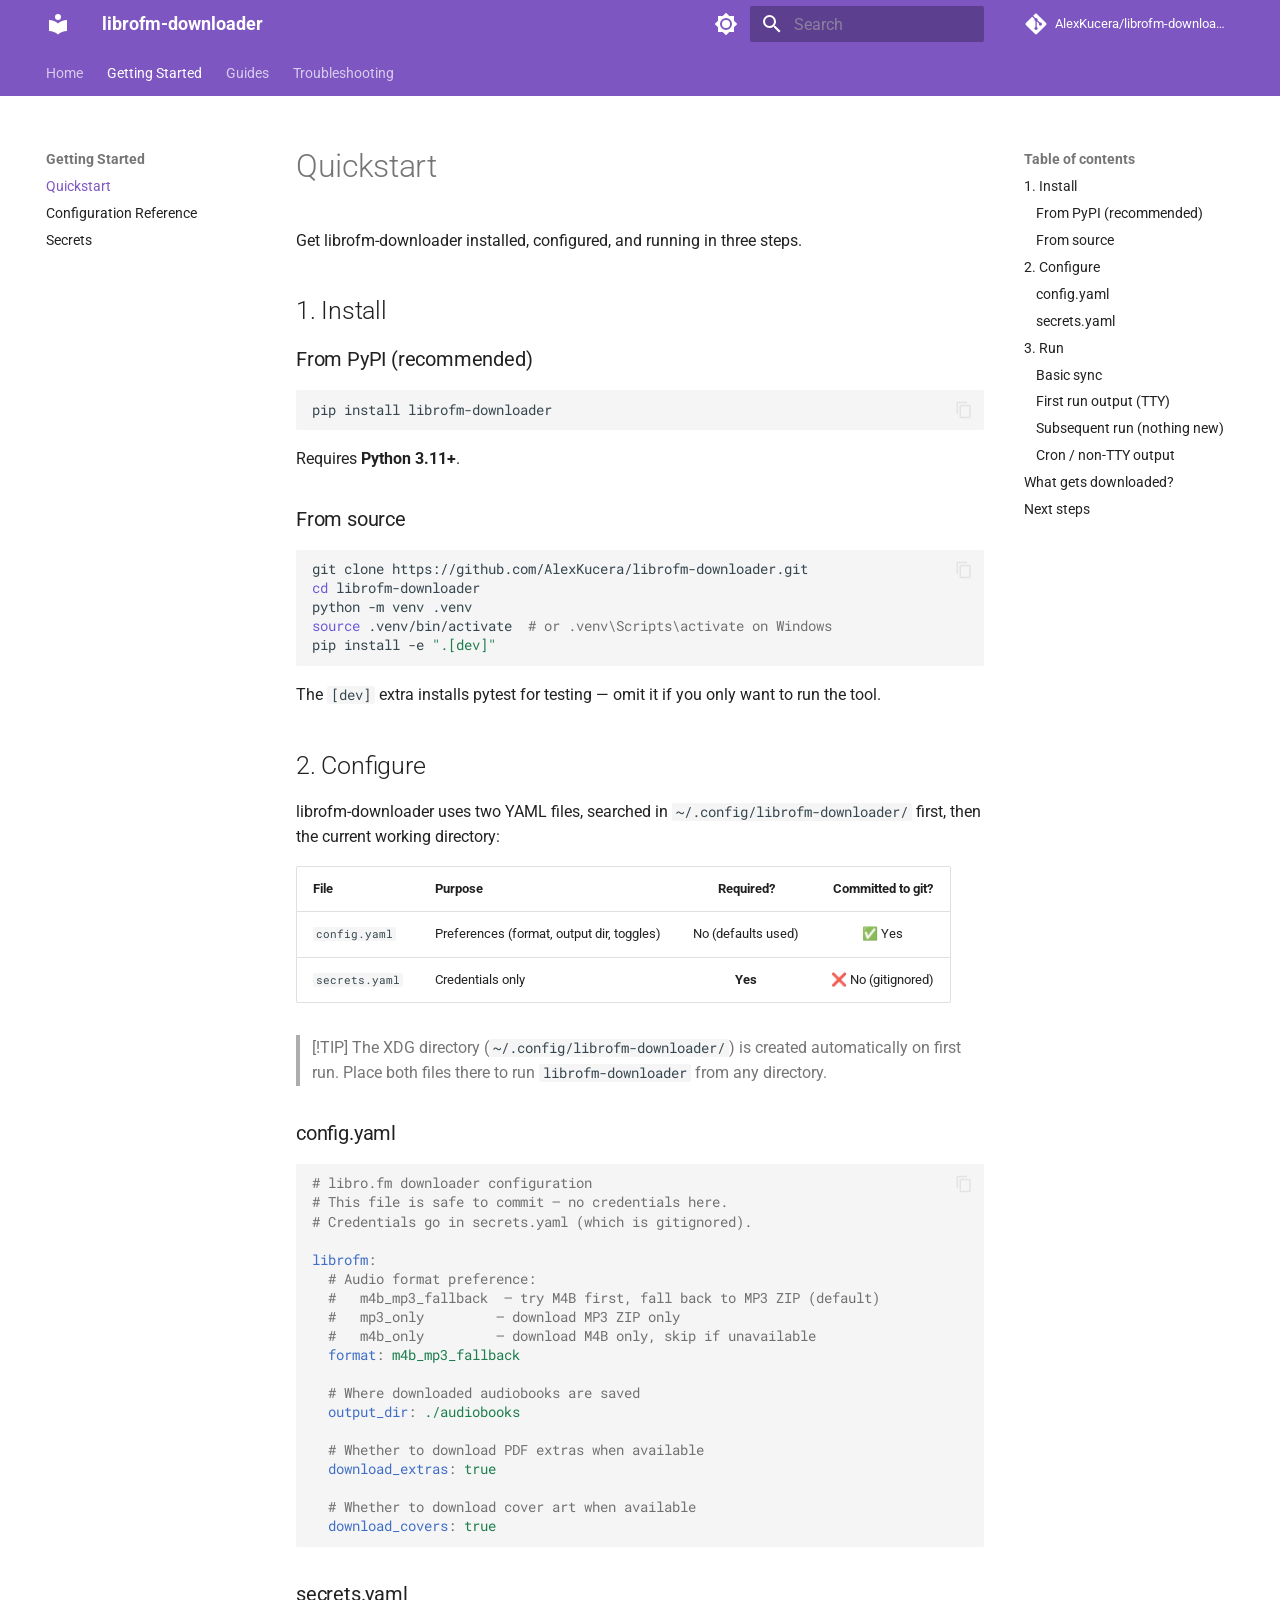
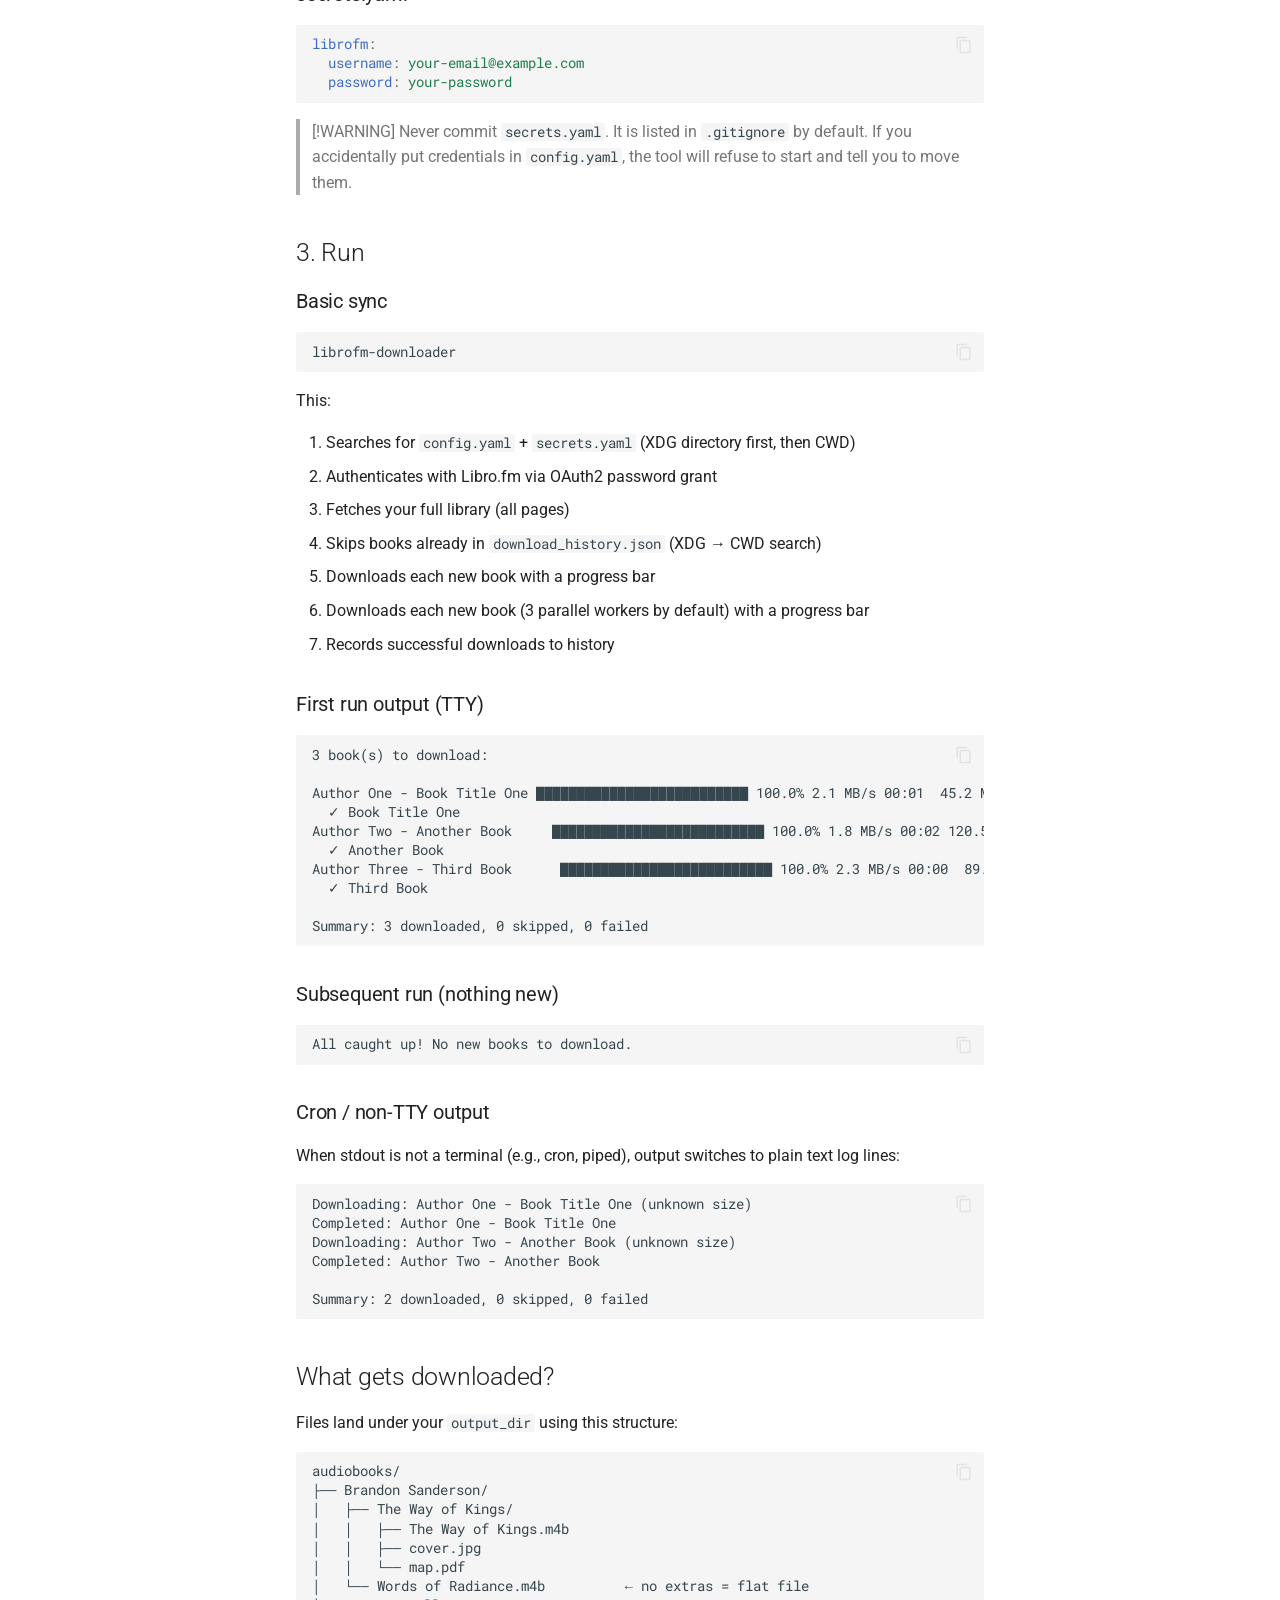
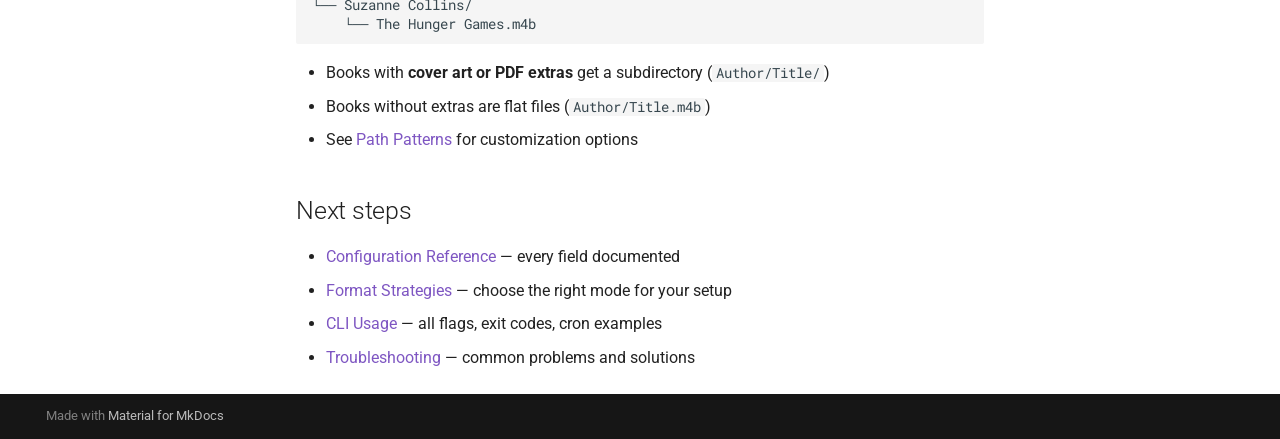
<file: docs/html/quickstart.html>
<!doctype html>
<html lang="en" class="no-js">
  <head>
    
      <meta charset="utf-8">
      <meta name="viewport" content="width=device-width,initial-scale=1">
      
        <meta name="description" content="Download owned audiobooks from your Libro.fm account">
      
      
        <meta name="author" content="Alex Kucera">
      
      
      
        <link rel="prev" href="index.html">
      
      
        <link rel="next" href="configuration.html">
      
      
        
      
      
      <link rel="icon" href="assets/images/favicon.png">
      <meta name="generator" content="mkdocs-1.6.1, mkdocs-material-9.7.0">
    
    
      
        <title>Quickstart - librofm-downloader</title>
      
    
    
      <link rel="stylesheet" href="assets/stylesheets/main.618322db.min.css">
      
        
        <link rel="stylesheet" href="assets/stylesheets/palette.ab4e12ef.min.css">
      
      


    
    
      
    
    
      
        
        
        <link rel="preconnect" href="https://fonts.gstatic.com" crossorigin>
        <link rel="stylesheet" href="https://fonts.googleapis.com/css?family=Roboto:300,300i,400,400i,700,700i%7CRoboto+Mono:400,400i,700,700i&display=fallback">
        <style>:root{--md-text-font:"Roboto";--md-code-font:"Roboto Mono"}</style>
      
    
    
      <link rel="stylesheet" href="stylesheets/extra.css">
    
    <script>__md_scope=new URL(".",location),__md_hash=e=>[...e].reduce(((e,_)=>(e<<5)-e+_.charCodeAt(0)),0),__md_get=(e,_=localStorage,t=__md_scope)=>JSON.parse(_.getItem(t.pathname+"."+e)),__md_set=(e,_,t=localStorage,a=__md_scope)=>{try{t.setItem(a.pathname+"."+e,JSON.stringify(_))}catch(e){}}</script>
    
      

    
    
  </head>
  
  
    
    
      
    
    
    
    
    <body dir="ltr" data-md-color-scheme="default" data-md-color-primary="deep-purple" data-md-color-accent="amber">
  
    
    <input class="md-toggle" data-md-toggle="drawer" type="checkbox" id="__drawer" autocomplete="off">
    <input class="md-toggle" data-md-toggle="search" type="checkbox" id="__search" autocomplete="off">
    <label class="md-overlay" for="__drawer"></label>
    <div data-md-component="skip">
      
        
        <a href="#quickstart" class="md-skip">
          Skip to content
        </a>
      
    </div>
    <div data-md-component="announce">
      
    </div>
    
    
      

<header class="md-header" data-md-component="header">
  <nav class="md-header__inner md-grid" aria-label="Header">
    <a href="index.html" title="librofm-downloader" class="md-header__button md-logo" aria-label="librofm-downloader" data-md-component="logo">
      
  
  <svg xmlns="http://www.w3.org/2000/svg" viewBox="0 0 24 24"><path d="M12 8a3 3 0 0 0 3-3 3 3 0 0 0-3-3 3 3 0 0 0-3 3 3 3 0 0 0 3 3m0 3.54C9.64 9.35 6.5 8 3 8v11c3.5 0 6.64 1.35 9 3.54 2.36-2.19 5.5-3.54 9-3.54V8c-3.5 0-6.64 1.35-9 3.54"/></svg>

    </a>
    <label class="md-header__button md-icon" for="__drawer">
      
      <svg xmlns="http://www.w3.org/2000/svg" viewBox="0 0 24 24"><path d="M3 6h18v2H3zm0 5h18v2H3zm0 5h18v2H3z"/></svg>
    </label>
    <div class="md-header__title" data-md-component="header-title">
      <div class="md-header__ellipsis">
        <div class="md-header__topic">
          <span class="md-ellipsis">
            librofm-downloader
          </span>
        </div>
        <div class="md-header__topic" data-md-component="header-topic">
          <span class="md-ellipsis">
            
              Quickstart
            
          </span>
        </div>
      </div>
    </div>
    
      
        <form class="md-header__option" data-md-component="palette">
  
    
    
    
    <input class="md-option" data-md-color-media="" data-md-color-scheme="default" data-md-color-primary="deep-purple" data-md-color-accent="amber"  aria-label="Switch to dark mode"  type="radio" name="__palette" id="__palette_0">
    
      <label class="md-header__button md-icon" title="Switch to dark mode" for="__palette_1" hidden>
        <svg xmlns="http://www.w3.org/2000/svg" viewBox="0 0 24 24"><path d="M12 8a4 4 0 0 0-4 4 4 4 0 0 0 4 4 4 4 0 0 0 4-4 4 4 0 0 0-4-4m0 10a6 6 0 0 1-6-6 6 6 0 0 1 6-6 6 6 0 0 1 6 6 6 6 0 0 1-6 6m8-9.31V4h-4.69L12 .69 8.69 4H4v4.69L.69 12 4 15.31V20h4.69L12 23.31 15.31 20H20v-4.69L23.31 12z"/></svg>
      </label>
    
  
    
    
    
    <input class="md-option" data-md-color-media="" data-md-color-scheme="slate" data-md-color-primary="deep-purple" data-md-color-accent="amber"  aria-label="Switch to light mode"  type="radio" name="__palette" id="__palette_1">
    
      <label class="md-header__button md-icon" title="Switch to light mode" for="__palette_0" hidden>
        <svg xmlns="http://www.w3.org/2000/svg" viewBox="0 0 24 24"><path d="M12 18c-.89 0-1.74-.2-2.5-.55C11.56 16.5 13 14.42 13 12s-1.44-4.5-3.5-5.45C10.26 6.2 11.11 6 12 6a6 6 0 0 1 6 6 6 6 0 0 1-6 6m8-9.31V4h-4.69L12 .69 8.69 4H4v4.69L.69 12 4 15.31V20h4.69L12 23.31 15.31 20H20v-4.69L23.31 12z"/></svg>
      </label>
    
  
</form>
      
    
    
      <script>var palette=__md_get("__palette");if(palette&&palette.color){if("(prefers-color-scheme)"===palette.color.media){var media=matchMedia("(prefers-color-scheme: light)"),input=document.querySelector(media.matches?"[data-md-color-media='(prefers-color-scheme: light)']":"[data-md-color-media='(prefers-color-scheme: dark)']");palette.color.media=input.getAttribute("data-md-color-media"),palette.color.scheme=input.getAttribute("data-md-color-scheme"),palette.color.primary=input.getAttribute("data-md-color-primary"),palette.color.accent=input.getAttribute("data-md-color-accent")}for(var[key,value]of Object.entries(palette.color))document.body.setAttribute("data-md-color-"+key,value)}</script>
    
    
    
      
      
        <label class="md-header__button md-icon" for="__search">
          
          <svg xmlns="http://www.w3.org/2000/svg" viewBox="0 0 24 24"><path d="M9.5 3A6.5 6.5 0 0 1 16 9.5c0 1.61-.59 3.09-1.56 4.23l.27.27h.79l5 5-1.5 1.5-5-5v-.79l-.27-.27A6.52 6.52 0 0 1 9.5 16 6.5 6.5 0 0 1 3 9.5 6.5 6.5 0 0 1 9.5 3m0 2C7 5 5 7 5 9.5S7 14 9.5 14 14 12 14 9.5 12 5 9.5 5"/></svg>
        </label>
        <div class="md-search" data-md-component="search" role="dialog">
  <label class="md-search__overlay" for="__search"></label>
  <div class="md-search__inner" role="search">
    <form class="md-search__form" name="search">
      <input type="text" class="md-search__input" name="query" aria-label="Search" placeholder="Search" autocapitalize="off" autocorrect="off" autocomplete="off" spellcheck="false" data-md-component="search-query" required>
      <label class="md-search__icon md-icon" for="__search">
        
        <svg xmlns="http://www.w3.org/2000/svg" viewBox="0 0 24 24"><path d="M9.5 3A6.5 6.5 0 0 1 16 9.5c0 1.61-.59 3.09-1.56 4.23l.27.27h.79l5 5-1.5 1.5-5-5v-.79l-.27-.27A6.52 6.52 0 0 1 9.5 16 6.5 6.5 0 0 1 3 9.5 6.5 6.5 0 0 1 9.5 3m0 2C7 5 5 7 5 9.5S7 14 9.5 14 14 12 14 9.5 12 5 9.5 5"/></svg>
        
        <svg xmlns="http://www.w3.org/2000/svg" viewBox="0 0 24 24"><path d="M20 11v2H8l5.5 5.5-1.42 1.42L4.16 12l7.92-7.92L13.5 5.5 8 11z"/></svg>
      </label>
      <nav class="md-search__options" aria-label="Search">
        
        <button type="reset" class="md-search__icon md-icon" title="Clear" aria-label="Clear" tabindex="-1">
          
          <svg xmlns="http://www.w3.org/2000/svg" viewBox="0 0 24 24"><path d="M19 6.41 17.59 5 12 10.59 6.41 5 5 6.41 10.59 12 5 17.59 6.41 19 12 13.41 17.59 19 19 17.59 13.41 12z"/></svg>
        </button>
      </nav>
      
    </form>
    <div class="md-search__output">
      <div class="md-search__scrollwrap" tabindex="0" data-md-scrollfix>
        <div class="md-search-result" data-md-component="search-result">
          <div class="md-search-result__meta">
            Initializing search
          </div>
          <ol class="md-search-result__list" role="presentation"></ol>
        </div>
      </div>
    </div>
  </div>
</div>
      
    
    
      <div class="md-header__source">
        <a href="https://github.com/AlexKucera/librofm-downloader" title="Go to repository" class="md-source" data-md-component="source">
  <div class="md-source__icon md-icon">
    
    <svg xmlns="http://www.w3.org/2000/svg" viewBox="0 0 448 512"><!--! Font Awesome Free 7.1.0 by @fontawesome - https://fontawesome.com License - https://fontawesome.com/license/free (Icons: CC BY 4.0, Fonts: SIL OFL 1.1, Code: MIT License) Copyright 2025 Fonticons, Inc.--><path d="M439.6 236.1 244 40.5c-5.4-5.5-12.8-8.5-20.4-8.5s-15 3-20.4 8.4L162.5 81l51.5 51.5c27.1-9.1 52.7 16.8 43.4 43.7l49.7 49.7c34.2-11.8 61.2 31 35.5 56.7-26.5 26.5-70.2-2.9-56-37.3L240.3 199v121.9c25.3 12.5 22.3 41.8 9.1 55-6.4 6.4-15.2 10.1-24.3 10.1s-17.8-3.6-24.3-10.1c-17.6-17.6-11.1-46.9 11.2-56v-123c-20.8-8.5-24.6-30.7-18.6-45L142.6 101 8.5 235.1C3 240.6 0 247.9 0 255.5s3 15 8.5 20.4l195.6 195.7c5.4 5.4 12.7 8.4 20.4 8.4s15-3 20.4-8.4l194.7-194.7c5.4-5.4 8.4-12.8 8.4-20.4s-3-15-8.4-20.4"/></svg>
  </div>
  <div class="md-source__repository">
    AlexKucera/librofm-downloader
  </div>
</a>
      </div>
    
  </nav>
  
</header>
    
    <div class="md-container" data-md-component="container">
      
      
        
          
            
<nav class="md-tabs" aria-label="Tabs" data-md-component="tabs">
  <div class="md-grid">
    <ul class="md-tabs__list">
      
        
  
  
  
  
    <li class="md-tabs__item">
      <a href="index.html" class="md-tabs__link">
        
  
  
    
  
  Home

      </a>
    </li>
  

      
        
  
  
  
    
  
  
    
    
      <li class="md-tabs__item md-tabs__item--active">
        <a href="quickstart.html" class="md-tabs__link">
          
  
  
  Getting Started

        </a>
      </li>
    
  

      
        
  
  
  
  
    
    
      <li class="md-tabs__item">
        <a href="path-patterns.html" class="md-tabs__link">
          
  
  
  Guides

        </a>
      </li>
    
  

      
        
  
  
  
  
    <li class="md-tabs__item">
      <a href="troubleshooting.html" class="md-tabs__link">
        
  
  
    
  
  Troubleshooting

      </a>
    </li>
  

      
    </ul>
  </div>
</nav>
          
        
      
      <main class="md-main" data-md-component="main">
        <div class="md-main__inner md-grid">
          
            
              
              <div class="md-sidebar md-sidebar--primary" data-md-component="sidebar" data-md-type="navigation" >
                <div class="md-sidebar__scrollwrap">
                  <div class="md-sidebar__inner">
                    


  


<nav class="md-nav md-nav--primary md-nav--lifted" aria-label="Navigation" data-md-level="0">
  <label class="md-nav__title" for="__drawer">
    <a href="index.html" title="librofm-downloader" class="md-nav__button md-logo" aria-label="librofm-downloader" data-md-component="logo">
      
  
  <svg xmlns="http://www.w3.org/2000/svg" viewBox="0 0 24 24"><path d="M12 8a3 3 0 0 0 3-3 3 3 0 0 0-3-3 3 3 0 0 0-3 3 3 3 0 0 0 3 3m0 3.54C9.64 9.35 6.5 8 3 8v11c3.5 0 6.64 1.35 9 3.54 2.36-2.19 5.5-3.54 9-3.54V8c-3.5 0-6.64 1.35-9 3.54"/></svg>

    </a>
    librofm-downloader
  </label>
  
    <div class="md-nav__source">
      <a href="https://github.com/AlexKucera/librofm-downloader" title="Go to repository" class="md-source" data-md-component="source">
  <div class="md-source__icon md-icon">
    
    <svg xmlns="http://www.w3.org/2000/svg" viewBox="0 0 448 512"><!--! Font Awesome Free 7.1.0 by @fontawesome - https://fontawesome.com License - https://fontawesome.com/license/free (Icons: CC BY 4.0, Fonts: SIL OFL 1.1, Code: MIT License) Copyright 2025 Fonticons, Inc.--><path d="M439.6 236.1 244 40.5c-5.4-5.5-12.8-8.5-20.4-8.5s-15 3-20.4 8.4L162.5 81l51.5 51.5c27.1-9.1 52.7 16.8 43.4 43.7l49.7 49.7c34.2-11.8 61.2 31 35.5 56.7-26.5 26.5-70.2-2.9-56-37.3L240.3 199v121.9c25.3 12.5 22.3 41.8 9.1 55-6.4 6.4-15.2 10.1-24.3 10.1s-17.8-3.6-24.3-10.1c-17.6-17.6-11.1-46.9 11.2-56v-123c-20.8-8.5-24.6-30.7-18.6-45L142.6 101 8.5 235.1C3 240.6 0 247.9 0 255.5s3 15 8.5 20.4l195.6 195.7c5.4 5.4 12.7 8.4 20.4 8.4s15-3 20.4-8.4l194.7-194.7c5.4-5.4 8.4-12.8 8.4-20.4s-3-15-8.4-20.4"/></svg>
  </div>
  <div class="md-source__repository">
    AlexKucera/librofm-downloader
  </div>
</a>
    </div>
  
  <ul class="md-nav__list" data-md-scrollfix>
    
      
      
  
  
  
  
    <li class="md-nav__item">
      <a href="index.html" class="md-nav__link">
        
  
  
  <span class="md-ellipsis">
    
  
    Home
  

    
  </span>
  
  

      </a>
    </li>
  

    
      
      
  
  
    
  
  
  
    
    
    
    
      
        
        
      
      
        
      
    
    
    <li class="md-nav__item md-nav__item--active md-nav__item--section md-nav__item--nested">
      
        
        
        <input class="md-nav__toggle md-toggle " type="checkbox" id="__nav_2" checked>
        
          
          <label class="md-nav__link" for="__nav_2" id="__nav_2_label" tabindex="">
            
  
  
  <span class="md-ellipsis">
    
  
    Getting Started
  

    
  </span>
  
  

            <span class="md-nav__icon md-icon"></span>
          </label>
        
        <nav class="md-nav" data-md-level="1" aria-labelledby="__nav_2_label" aria-expanded="true">
          <label class="md-nav__title" for="__nav_2">
            <span class="md-nav__icon md-icon"></span>
            
  
    Getting Started
  

          </label>
          <ul class="md-nav__list" data-md-scrollfix>
            
              
                
  
  
    
  
  
  
    <li class="md-nav__item md-nav__item--active">
      
      <input class="md-nav__toggle md-toggle" type="checkbox" id="__toc">
      
      
        
      
      
        <label class="md-nav__link md-nav__link--active" for="__toc">
          
  
  
  <span class="md-ellipsis">
    
  
    Quickstart
  

    
  </span>
  
  

          <span class="md-nav__icon md-icon"></span>
        </label>
      
      <a href="quickstart.html" class="md-nav__link md-nav__link--active">
        
  
  
  <span class="md-ellipsis">
    
  
    Quickstart
  

    
  </span>
  
  

      </a>
      
        

<nav class="md-nav md-nav--secondary" aria-label="Table of contents">
  
  
  
    
  
  
    <label class="md-nav__title" for="__toc">
      <span class="md-nav__icon md-icon"></span>
      Table of contents
    </label>
    <ul class="md-nav__list" data-md-component="toc" data-md-scrollfix>
      
        <li class="md-nav__item">
  <a href="#1-install" class="md-nav__link">
    <span class="md-ellipsis">
      
        1. Install
      
    </span>
  </a>
  
    <nav class="md-nav" aria-label="1. Install">
      <ul class="md-nav__list">
        
          <li class="md-nav__item">
  <a href="#from-pypi-recommended" class="md-nav__link">
    <span class="md-ellipsis">
      
        From PyPI (recommended)
      
    </span>
  </a>
  
</li>
        
          <li class="md-nav__item">
  <a href="#from-source" class="md-nav__link">
    <span class="md-ellipsis">
      
        From source
      
    </span>
  </a>
  
</li>
        
      </ul>
    </nav>
  
</li>
      
        <li class="md-nav__item">
  <a href="#2-configure" class="md-nav__link">
    <span class="md-ellipsis">
      
        2. Configure
      
    </span>
  </a>
  
    <nav class="md-nav" aria-label="2. Configure">
      <ul class="md-nav__list">
        
          <li class="md-nav__item">
  <a href="#configyaml" class="md-nav__link">
    <span class="md-ellipsis">
      
        config.yaml
      
    </span>
  </a>
  
</li>
        
          <li class="md-nav__item">
  <a href="#secretsyaml" class="md-nav__link">
    <span class="md-ellipsis">
      
        secrets.yaml
      
    </span>
  </a>
  
</li>
        
      </ul>
    </nav>
  
</li>
      
        <li class="md-nav__item">
  <a href="#3-run" class="md-nav__link">
    <span class="md-ellipsis">
      
        3. Run
      
    </span>
  </a>
  
    <nav class="md-nav" aria-label="3. Run">
      <ul class="md-nav__list">
        
          <li class="md-nav__item">
  <a href="#basic-sync" class="md-nav__link">
    <span class="md-ellipsis">
      
        Basic sync
      
    </span>
  </a>
  
</li>
        
          <li class="md-nav__item">
  <a href="#first-run-output-tty" class="md-nav__link">
    <span class="md-ellipsis">
      
        First run output (TTY)
      
    </span>
  </a>
  
</li>
        
          <li class="md-nav__item">
  <a href="#subsequent-run-nothing-new" class="md-nav__link">
    <span class="md-ellipsis">
      
        Subsequent run (nothing new)
      
    </span>
  </a>
  
</li>
        
          <li class="md-nav__item">
  <a href="#cron-non-tty-output" class="md-nav__link">
    <span class="md-ellipsis">
      
        Cron / non-TTY output
      
    </span>
  </a>
  
</li>
        
      </ul>
    </nav>
  
</li>
      
        <li class="md-nav__item">
  <a href="#what-gets-downloaded" class="md-nav__link">
    <span class="md-ellipsis">
      
        What gets downloaded?
      
    </span>
  </a>
  
</li>
      
        <li class="md-nav__item">
  <a href="#next-steps" class="md-nav__link">
    <span class="md-ellipsis">
      
        Next steps
      
    </span>
  </a>
  
</li>
      
    </ul>
  
</nav>
      
    </li>
  

              
            
              
                
  
  
  
  
    <li class="md-nav__item">
      <a href="configuration.html" class="md-nav__link">
        
  
  
  <span class="md-ellipsis">
    
  
    Configuration Reference
  

    
  </span>
  
  

      </a>
    </li>
  

              
            
              
                
  
  
  
  
    <li class="md-nav__item">
      <a href="secrets.html" class="md-nav__link">
        
  
  
  <span class="md-ellipsis">
    
  
    Secrets
  

    
  </span>
  
  

      </a>
    </li>
  

              
            
          </ul>
        </nav>
      
    </li>
  

    
      
      
  
  
  
  
    
    
    
    
      
      
        
      
    
    
    <li class="md-nav__item md-nav__item--nested">
      
        
        
        <input class="md-nav__toggle md-toggle " type="checkbox" id="__nav_3" >
        
          
          <label class="md-nav__link" for="__nav_3" id="__nav_3_label" tabindex="0">
            
  
  
  <span class="md-ellipsis">
    
  
    Guides
  

    
  </span>
  
  

            <span class="md-nav__icon md-icon"></span>
          </label>
        
        <nav class="md-nav" data-md-level="1" aria-labelledby="__nav_3_label" aria-expanded="false">
          <label class="md-nav__title" for="__nav_3">
            <span class="md-nav__icon md-icon"></span>
            
  
    Guides
  

          </label>
          <ul class="md-nav__list" data-md-scrollfix>
            
              
                
  
  
  
  
    <li class="md-nav__item">
      <a href="path-patterns.html" class="md-nav__link">
        
  
  
  <span class="md-ellipsis">
    
  
    Path Patterns
  

    
  </span>
  
  

      </a>
    </li>
  

              
            
              
                
  
  
  
  
    <li class="md-nav__item">
      <a href="format-strategies.html" class="md-nav__link">
        
  
  
  <span class="md-ellipsis">
    
  
    Format Strategies
  

    
  </span>
  
  

      </a>
    </li>
  

              
            
              
                
  
  
  
  
    <li class="md-nav__item">
      <a href="cli-usage.html" class="md-nav__link">
        
  
  
  <span class="md-ellipsis">
    
  
    CLI Usage
  

    
  </span>
  
  

      </a>
    </li>
  

              
            
          </ul>
        </nav>
      
    </li>
  

    
      
      
  
  
  
  
    <li class="md-nav__item">
      <a href="troubleshooting.html" class="md-nav__link">
        
  
  
  <span class="md-ellipsis">
    
  
    Troubleshooting
  

    
  </span>
  
  

      </a>
    </li>
  

    
  </ul>
</nav>
                  </div>
                </div>
              </div>
            
            
              
              <div class="md-sidebar md-sidebar--secondary" data-md-component="sidebar" data-md-type="toc" >
                <div class="md-sidebar__scrollwrap">
                  <div class="md-sidebar__inner">
                    

<nav class="md-nav md-nav--secondary" aria-label="Table of contents">
  
  
  
    
  
  
    <label class="md-nav__title" for="__toc">
      <span class="md-nav__icon md-icon"></span>
      Table of contents
    </label>
    <ul class="md-nav__list" data-md-component="toc" data-md-scrollfix>
      
        <li class="md-nav__item">
  <a href="#1-install" class="md-nav__link">
    <span class="md-ellipsis">
      
        1. Install
      
    </span>
  </a>
  
    <nav class="md-nav" aria-label="1. Install">
      <ul class="md-nav__list">
        
          <li class="md-nav__item">
  <a href="#from-pypi-recommended" class="md-nav__link">
    <span class="md-ellipsis">
      
        From PyPI (recommended)
      
    </span>
  </a>
  
</li>
        
          <li class="md-nav__item">
  <a href="#from-source" class="md-nav__link">
    <span class="md-ellipsis">
      
        From source
      
    </span>
  </a>
  
</li>
        
      </ul>
    </nav>
  
</li>
      
        <li class="md-nav__item">
  <a href="#2-configure" class="md-nav__link">
    <span class="md-ellipsis">
      
        2. Configure
      
    </span>
  </a>
  
    <nav class="md-nav" aria-label="2. Configure">
      <ul class="md-nav__list">
        
          <li class="md-nav__item">
  <a href="#configyaml" class="md-nav__link">
    <span class="md-ellipsis">
      
        config.yaml
      
    </span>
  </a>
  
</li>
        
          <li class="md-nav__item">
  <a href="#secretsyaml" class="md-nav__link">
    <span class="md-ellipsis">
      
        secrets.yaml
      
    </span>
  </a>
  
</li>
        
      </ul>
    </nav>
  
</li>
      
        <li class="md-nav__item">
  <a href="#3-run" class="md-nav__link">
    <span class="md-ellipsis">
      
        3. Run
      
    </span>
  </a>
  
    <nav class="md-nav" aria-label="3. Run">
      <ul class="md-nav__list">
        
          <li class="md-nav__item">
  <a href="#basic-sync" class="md-nav__link">
    <span class="md-ellipsis">
      
        Basic sync
      
    </span>
  </a>
  
</li>
        
          <li class="md-nav__item">
  <a href="#first-run-output-tty" class="md-nav__link">
    <span class="md-ellipsis">
      
        First run output (TTY)
      
    </span>
  </a>
  
</li>
        
          <li class="md-nav__item">
  <a href="#subsequent-run-nothing-new" class="md-nav__link">
    <span class="md-ellipsis">
      
        Subsequent run (nothing new)
      
    </span>
  </a>
  
</li>
        
          <li class="md-nav__item">
  <a href="#cron-non-tty-output" class="md-nav__link">
    <span class="md-ellipsis">
      
        Cron / non-TTY output
      
    </span>
  </a>
  
</li>
        
      </ul>
    </nav>
  
</li>
      
        <li class="md-nav__item">
  <a href="#what-gets-downloaded" class="md-nav__link">
    <span class="md-ellipsis">
      
        What gets downloaded?
      
    </span>
  </a>
  
</li>
      
        <li class="md-nav__item">
  <a href="#next-steps" class="md-nav__link">
    <span class="md-ellipsis">
      
        Next steps
      
    </span>
  </a>
  
</li>
      
    </ul>
  
</nav>
                  </div>
                </div>
              </div>
            
          
          
            <div class="md-content" data-md-component="content">
              
              <article class="md-content__inner md-typeset">
                
                  


  
  


<h1 id="quickstart">Quickstart</h1>
<p>Get librofm-downloader installed, configured, and running in three steps.</p>
<h2 id="1-install">1. Install</h2>
<h3 id="from-pypi-recommended">From PyPI (recommended)</h3>
<div class="language-bash highlight"><pre><span></span><code><span id="__span_0__-0-1"><a id="__codelineno-0-1" name="__codelineno-0-1" href="#__codelineno-0-1"></a>pip<span class="w"> </span>install<span class="w"> </span>librofm-downloader
</span></code></pre></div>
<p>Requires <strong>Python 3.11+</strong>.</p>
<h3 id="from-source">From source</h3>
<div class="language-bash highlight"><pre><span></span><code><span id="__span_0__-1-1"><a id="__codelineno-1-1" name="__codelineno-1-1" href="#__codelineno-1-1"></a>git<span class="w"> </span>clone<span class="w"> </span>https://github.com/AlexKucera/librofm-downloader.git
</span><span id="__span_0__-1-2"><a id="__codelineno-1-2" name="__codelineno-1-2" href="#__codelineno-1-2"></a><span class="nb">cd</span><span class="w"> </span>librofm-downloader
</span><span id="__span_0__-1-3"><a id="__codelineno-1-3" name="__codelineno-1-3" href="#__codelineno-1-3"></a>python<span class="w"> </span>-m<span class="w"> </span>venv<span class="w"> </span>.venv
</span><span id="__span_0__-1-4"><a id="__codelineno-1-4" name="__codelineno-1-4" href="#__codelineno-1-4"></a><span class="nb">source</span><span class="w"> </span>.venv/bin/activate<span class="w">  </span><span class="c1"># or .venv\Scripts\activate on Windows</span>
</span><span id="__span_0__-1-5"><a id="__codelineno-1-5" name="__codelineno-1-5" href="#__codelineno-1-5"></a>pip<span class="w"> </span>install<span class="w"> </span>-e<span class="w"> </span><span class="s2">&quot;.[dev]&quot;</span>
</span></code></pre></div>
<p>The <code>[dev]</code> extra installs pytest for testing — omit it if you only want to run the tool.</p>
<h2 id="2-configure">2. Configure</h2>
<p>librofm-downloader uses two YAML files, searched in <code>~/.config/librofm-downloader/</code> first, then the current working directory:</p>
<table>
<thead>
<tr>
<th>File</th>
<th>Purpose</th>
<th style="text-align: center;">Required?</th>
<th style="text-align: center;">Committed to git?</th>
</tr>
</thead>
<tbody>
<tr>
<td><code>config.yaml</code></td>
<td>Preferences (format, output dir, toggles)</td>
<td style="text-align: center;">No (defaults used)</td>
<td style="text-align: center;">✅ Yes</td>
</tr>
<tr>
<td><code>secrets.yaml</code></td>
<td>Credentials only</td>
<td style="text-align: center;"><strong>Yes</strong></td>
<td style="text-align: center;">❌ No (gitignored)</td>
</tr>
</tbody>
</table>
<blockquote>
<p>[!TIP]
The XDG directory (<code>~/.config/librofm-downloader/</code>) is created automatically on first run.
Place both files there to run <code>librofm-downloader</code> from any directory.</p>
</blockquote>
<h3 id="configyaml">config.yaml</h3>
<div class="language-yaml highlight"><pre><span></span><code><span id="__span_0__-2-1"><a id="__codelineno-2-1" name="__codelineno-2-1" href="#__codelineno-2-1"></a><span class="c1"># libro.fm downloader configuration</span>
</span><span id="__span_0__-2-2"><a id="__codelineno-2-2" name="__codelineno-2-2" href="#__codelineno-2-2"></a><span class="c1"># This file is safe to commit — no credentials here.</span>
</span><span id="__span_0__-2-3"><a id="__codelineno-2-3" name="__codelineno-2-3" href="#__codelineno-2-3"></a><span class="c1"># Credentials go in secrets.yaml (which is gitignored).</span>
</span><span id="__span_0__-2-4"><a id="__codelineno-2-4" name="__codelineno-2-4" href="#__codelineno-2-4"></a>
</span><span id="__span_0__-2-5"><a id="__codelineno-2-5" name="__codelineno-2-5" href="#__codelineno-2-5"></a><span class="nt">librofm</span><span class="p">:</span>
</span><span id="__span_0__-2-6"><a id="__codelineno-2-6" name="__codelineno-2-6" href="#__codelineno-2-6"></a><span class="w">  </span><span class="c1"># Audio format preference:</span>
</span><span id="__span_0__-2-7"><a id="__codelineno-2-7" name="__codelineno-2-7" href="#__codelineno-2-7"></a><span class="w">  </span><span class="c1">#   m4b_mp3_fallback  — try M4B first, fall back to MP3 ZIP (default)</span>
</span><span id="__span_0__-2-8"><a id="__codelineno-2-8" name="__codelineno-2-8" href="#__codelineno-2-8"></a><span class="w">  </span><span class="c1">#   mp3_only         — download MP3 ZIP only</span>
</span><span id="__span_0__-2-9"><a id="__codelineno-2-9" name="__codelineno-2-9" href="#__codelineno-2-9"></a><span class="w">  </span><span class="c1">#   m4b_only         — download M4B only, skip if unavailable</span>
</span><span id="__span_0__-2-10"><a id="__codelineno-2-10" name="__codelineno-2-10" href="#__codelineno-2-10"></a><span class="w">  </span><span class="nt">format</span><span class="p">:</span><span class="w"> </span><span class="l l-Scalar l-Scalar-Plain">m4b_mp3_fallback</span>
</span><span id="__span_0__-2-11"><a id="__codelineno-2-11" name="__codelineno-2-11" href="#__codelineno-2-11"></a>
</span><span id="__span_0__-2-12"><a id="__codelineno-2-12" name="__codelineno-2-12" href="#__codelineno-2-12"></a><span class="w">  </span><span class="c1"># Where downloaded audiobooks are saved</span>
</span><span id="__span_0__-2-13"><a id="__codelineno-2-13" name="__codelineno-2-13" href="#__codelineno-2-13"></a><span class="w">  </span><span class="nt">output_dir</span><span class="p">:</span><span class="w"> </span><span class="l l-Scalar l-Scalar-Plain">./audiobooks</span>
</span><span id="__span_0__-2-14"><a id="__codelineno-2-14" name="__codelineno-2-14" href="#__codelineno-2-14"></a>
</span><span id="__span_0__-2-15"><a id="__codelineno-2-15" name="__codelineno-2-15" href="#__codelineno-2-15"></a><span class="w">  </span><span class="c1"># Whether to download PDF extras when available</span>
</span><span id="__span_0__-2-16"><a id="__codelineno-2-16" name="__codelineno-2-16" href="#__codelineno-2-16"></a><span class="w">  </span><span class="nt">download_extras</span><span class="p">:</span><span class="w"> </span><span class="l l-Scalar l-Scalar-Plain">true</span>
</span><span id="__span_0__-2-17"><a id="__codelineno-2-17" name="__codelineno-2-17" href="#__codelineno-2-17"></a>
</span><span id="__span_0__-2-18"><a id="__codelineno-2-18" name="__codelineno-2-18" href="#__codelineno-2-18"></a><span class="w">  </span><span class="c1"># Whether to download cover art when available</span>
</span><span id="__span_0__-2-19"><a id="__codelineno-2-19" name="__codelineno-2-19" href="#__codelineno-2-19"></a><span class="w">  </span><span class="nt">download_covers</span><span class="p">:</span><span class="w"> </span><span class="l l-Scalar l-Scalar-Plain">true</span>
</span></code></pre></div>
<h3 id="secretsyaml">secrets.yaml</h3>
<div class="language-yaml highlight"><pre><span></span><code><span id="__span_0__-3-1"><a id="__codelineno-3-1" name="__codelineno-3-1" href="#__codelineno-3-1"></a><span class="nt">librofm</span><span class="p">:</span>
</span><span id="__span_0__-3-2"><a id="__codelineno-3-2" name="__codelineno-3-2" href="#__codelineno-3-2"></a><span class="w">  </span><span class="nt">username</span><span class="p">:</span><span class="w"> </span><span class="l l-Scalar l-Scalar-Plain">your-email@example.com</span>
</span><span id="__span_0__-3-3"><a id="__codelineno-3-3" name="__codelineno-3-3" href="#__codelineno-3-3"></a><span class="w">  </span><span class="nt">password</span><span class="p">:</span><span class="w"> </span><span class="l l-Scalar l-Scalar-Plain">your-password</span>
</span></code></pre></div>
<blockquote>
<p>[!WARNING]
Never commit <code>secrets.yaml</code>. It is listed in <code>.gitignore</code> by default.
If you accidentally put credentials in <code>config.yaml</code>, the tool will refuse to start and tell you to move them.</p>
</blockquote>
<h2 id="3-run">3. Run</h2>
<h3 id="basic-sync">Basic sync</h3>
<div class="language-bash highlight"><pre><span></span><code><span id="__span_0__-4-1"><a id="__codelineno-4-1" name="__codelineno-4-1" href="#__codelineno-4-1"></a>librofm-downloader
</span></code></pre></div>
<p>This:</p>
<ol>
<li>Searches for <code>config.yaml</code> + <code>secrets.yaml</code> (XDG directory first, then CWD)</li>
<li>Authenticates with Libro.fm via OAuth2 password grant</li>
<li>Fetches your full library (all pages)</li>
<li>Skips books already in <code>download_history.json</code> (XDG → CWD search)</li>
<li>Downloads each new book with a progress bar</li>
<li>Downloads each new book (3 parallel workers by default) with a progress bar</li>
<li>Records successful downloads to history</li>
</ol>
<h3 id="first-run-output-tty">First run output (TTY)</h3>
<div class="language-text highlight"><pre><span></span><code><span id="__span_0__-5-1"><a id="__codelineno-5-1" name="__codelineno-5-1" href="#__codelineno-5-1"></a>3 book(s) to download:
</span><span id="__span_0__-5-2"><a id="__codelineno-5-2" name="__codelineno-5-2" href="#__codelineno-5-2"></a>
</span><span id="__span_0__-5-3"><a id="__codelineno-5-3" name="__codelineno-5-3" href="#__codelineno-5-3"></a>Author One - Book Title One ██████████████████████████ 100.0% 2.1 MB/s 00:01  45.2 MB
</span><span id="__span_0__-5-4"><a id="__codelineno-5-4" name="__codelineno-5-4" href="#__codelineno-5-4"></a>  ✓ Book Title One
</span><span id="__span_0__-5-5"><a id="__codelineno-5-5" name="__codelineno-5-5" href="#__codelineno-5-5"></a>Author Two - Another Book     ██████████████████████████ 100.0% 1.8 MB/s 00:02 120.5 MB
</span><span id="__span_0__-5-6"><a id="__codelineno-5-6" name="__codelineno-5-6" href="#__codelineno-5-6"></a>  ✓ Another Book
</span><span id="__span_0__-5-7"><a id="__codelineno-5-7" name="__codelineno-5-7" href="#__codelineno-5-7"></a>Author Three - Third Book      ██████████████████████████ 100.0% 2.3 MB/s 00:00  89.1 MB
</span><span id="__span_0__-5-8"><a id="__codelineno-5-8" name="__codelineno-5-8" href="#__codelineno-5-8"></a>  ✓ Third Book
</span><span id="__span_0__-5-9"><a id="__codelineno-5-9" name="__codelineno-5-9" href="#__codelineno-5-9"></a>
</span><span id="__span_0__-5-10"><a id="__codelineno-5-10" name="__codelineno-5-10" href="#__codelineno-5-10"></a>Summary: 3 downloaded, 0 skipped, 0 failed
</span></code></pre></div>
<h3 id="subsequent-run-nothing-new">Subsequent run (nothing new)</h3>
<div class="language-text highlight"><pre><span></span><code><span id="__span_0__-6-1"><a id="__codelineno-6-1" name="__codelineno-6-1" href="#__codelineno-6-1"></a>All caught up! No new books to download.
</span></code></pre></div>
<h3 id="cron-non-tty-output">Cron / non-TTY output</h3>
<p>When stdout is not a terminal (e.g., cron, piped), output switches to plain text log lines:</p>
<div class="language-text highlight"><pre><span></span><code><span id="__span_0__-7-1"><a id="__codelineno-7-1" name="__codelineno-7-1" href="#__codelineno-7-1"></a>Downloading: Author One - Book Title One (unknown size)
</span><span id="__span_0__-7-2"><a id="__codelineno-7-2" name="__codelineno-7-2" href="#__codelineno-7-2"></a>Completed: Author One - Book Title One
</span><span id="__span_0__-7-3"><a id="__codelineno-7-3" name="__codelineno-7-3" href="#__codelineno-7-3"></a>Downloading: Author Two - Another Book (unknown size)
</span><span id="__span_0__-7-4"><a id="__codelineno-7-4" name="__codelineno-7-4" href="#__codelineno-7-4"></a>Completed: Author Two - Another Book
</span><span id="__span_0__-7-5"><a id="__codelineno-7-5" name="__codelineno-7-5" href="#__codelineno-7-5"></a>
</span><span id="__span_0__-7-6"><a id="__codelineno-7-6" name="__codelineno-7-6" href="#__codelineno-7-6"></a>Summary: 2 downloaded, 0 skipped, 0 failed
</span></code></pre></div>
<h2 id="what-gets-downloaded">What gets downloaded?</h2>
<p>Files land under your <code>output_dir</code> using this structure:</p>
<div class="language-text highlight"><pre><span></span><code><span id="__span_0__-8-1"><a id="__codelineno-8-1" name="__codelineno-8-1" href="#__codelineno-8-1"></a>audiobooks/
</span><span id="__span_0__-8-2"><a id="__codelineno-8-2" name="__codelineno-8-2" href="#__codelineno-8-2"></a>├── Brandon Sanderson/
</span><span id="__span_0__-8-3"><a id="__codelineno-8-3" name="__codelineno-8-3" href="#__codelineno-8-3"></a>│   ├── The Way of Kings/
</span><span id="__span_0__-8-4"><a id="__codelineno-8-4" name="__codelineno-8-4" href="#__codelineno-8-4"></a>│   │   ├── The Way of Kings.m4b
</span><span id="__span_0__-8-5"><a id="__codelineno-8-5" name="__codelineno-8-5" href="#__codelineno-8-5"></a>│   │   ├── cover.jpg
</span><span id="__span_0__-8-6"><a id="__codelineno-8-6" name="__codelineno-8-6" href="#__codelineno-8-6"></a>│   │   └── map.pdf
</span><span id="__span_0__-8-7"><a id="__codelineno-8-7" name="__codelineno-8-7" href="#__codelineno-8-7"></a>│   └── Words of Radiance.m4b          ← no extras = flat file
</span><span id="__span_0__-8-8"><a id="__codelineno-8-8" name="__codelineno-8-8" href="#__codelineno-8-8"></a>└── Suzanne Collins/
</span><span id="__span_0__-8-9"><a id="__codelineno-8-9" name="__codelineno-8-9" href="#__codelineno-8-9"></a>    └── The Hunger Games.m4b
</span></code></pre></div>
<ul>
<li>Books with <strong>cover art or PDF extras</strong> get a subdirectory (<code>Author/Title/</code>)</li>
<li>Books without extras are flat files (<code>Author/Title.m4b</code>)</li>
<li>See <a href="path-patterns.html">Path Patterns</a> for customization options</li>
</ul>
<h2 id="next-steps">Next steps</h2>
<ul>
<li><a href="configuration.html">Configuration Reference</a> — every field documented</li>
<li><a href="format-strategies.html">Format Strategies</a> — choose the right mode for your setup</li>
<li><a href="cli-usage.html">CLI Usage</a> — all flags, exit codes, cron examples</li>
<li><a href="troubleshooting.html">Troubleshooting</a> — common problems and solutions</li>
</ul>












                
              </article>
            </div>
          
          
<script>var target=document.getElementById(location.hash.slice(1));target&&target.name&&(target.checked=target.name.startsWith("__tabbed_"))</script>
        </div>
        
      </main>
      
        <footer class="md-footer">
  
  <div class="md-footer-meta md-typeset">
    <div class="md-footer-meta__inner md-grid">
      <div class="md-copyright">
  
  
    Made with
    <a href="https://squidfunk.github.io/mkdocs-material/" target="_blank" rel="noopener">
      Material for MkDocs
    </a>
  
</div>
      
    </div>
  </div>
</footer>
      
    </div>
    <div class="md-dialog" data-md-component="dialog">
      <div class="md-dialog__inner md-typeset"></div>
    </div>
    
    
    
      
      
      <script id="__config" type="application/json">{"annotate": null, "base": ".", "features": ["navigation.tabs", "navigation.sections", "content.code.copy", "toc.follow"], "search": "assets/javascripts/workers/search.7a47a382.min.js", "tags": null, "translations": {"clipboard.copied": "Copied to clipboard", "clipboard.copy": "Copy to clipboard", "search.result.more.one": "1 more on this page", "search.result.more.other": "# more on this page", "search.result.none": "No matching documents", "search.result.one": "1 matching document", "search.result.other": "# matching documents", "search.result.placeholder": "Type to start searching", "search.result.term.missing": "Missing", "select.version": "Select version"}, "version": null}</script>
    
    
      <script src="assets/javascripts/bundle.e71a0d61.min.js"></script>
      
    
  </body>
</html>
</file>
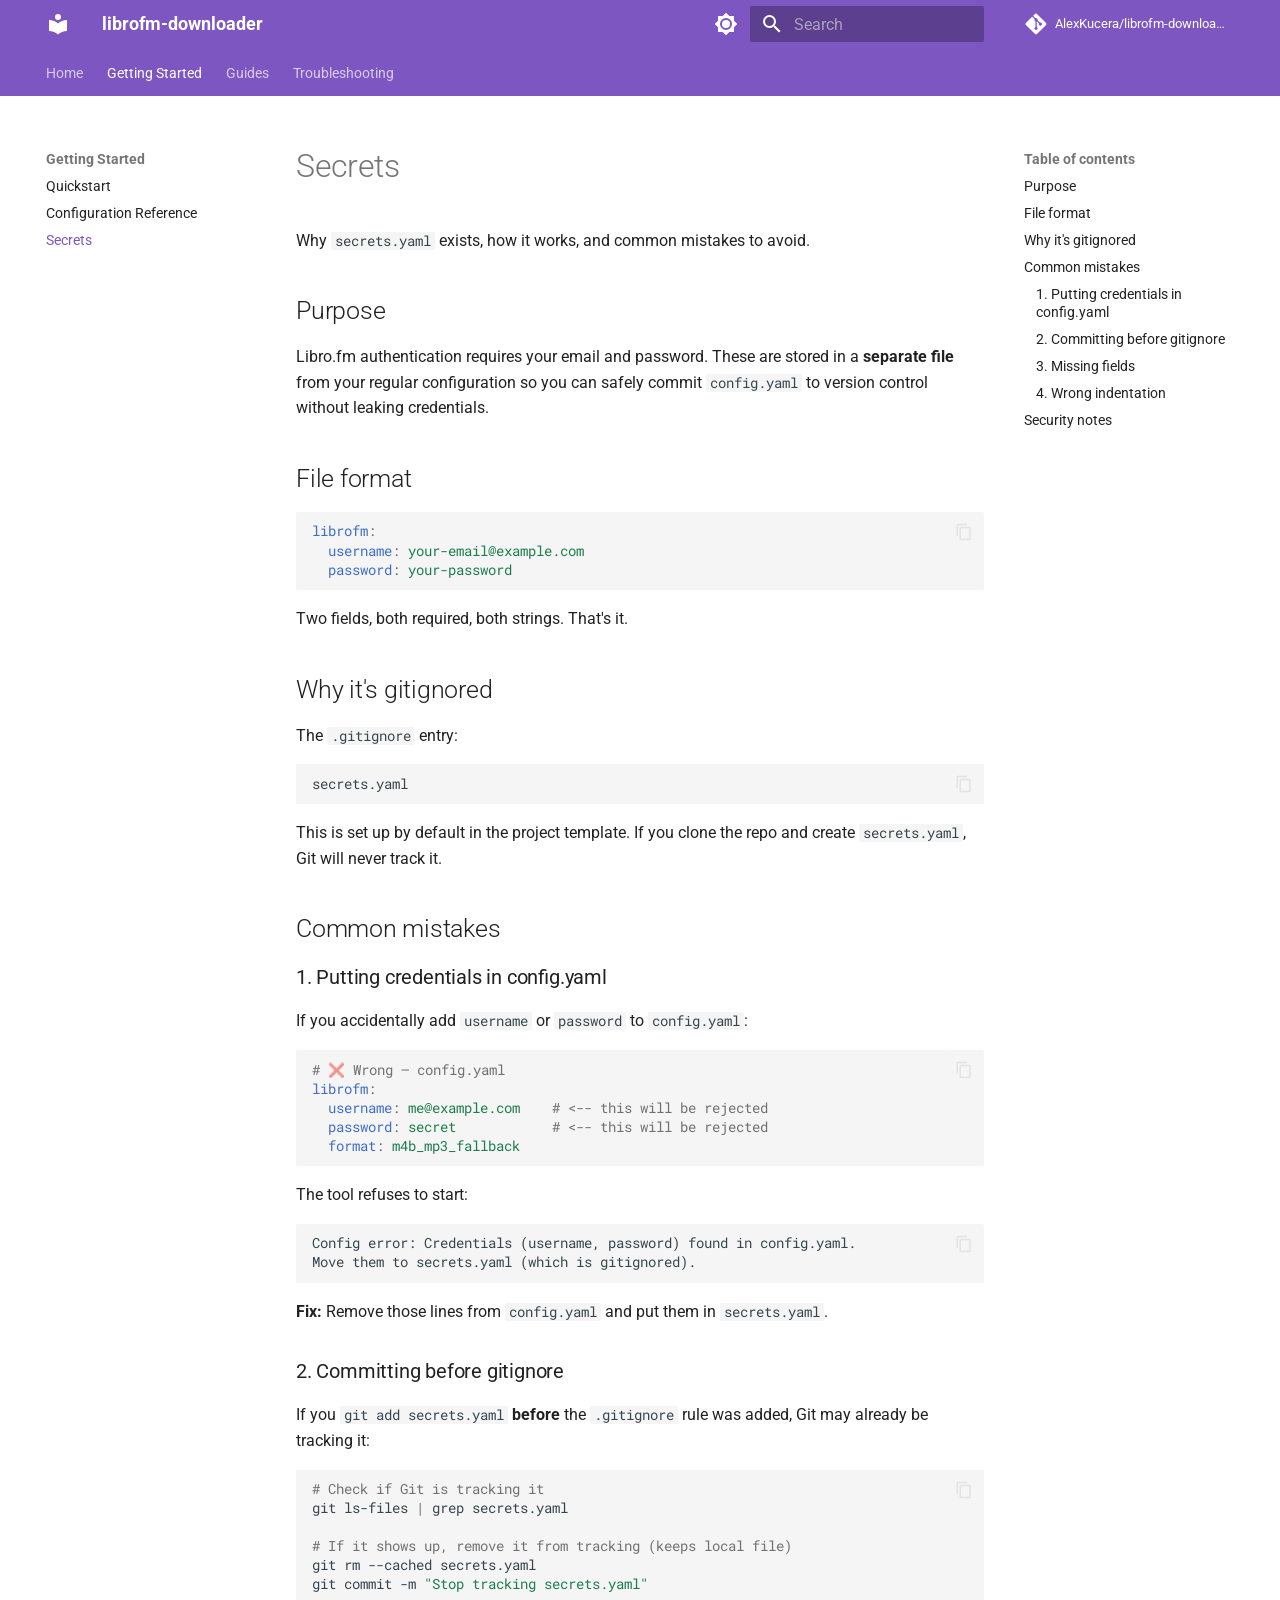
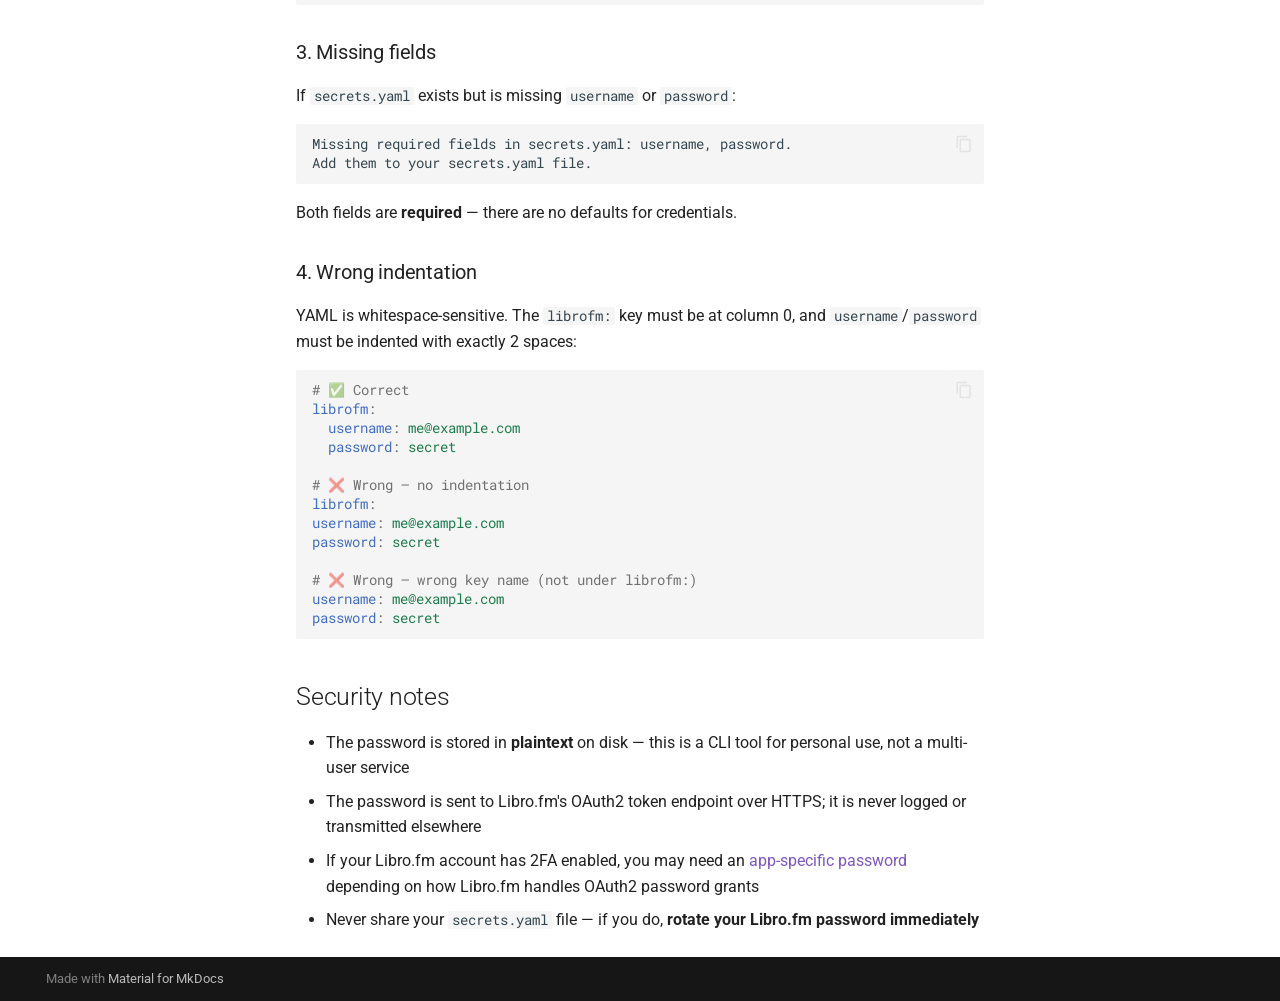
<file: docs/html/secrets.html>
<!doctype html>
<html lang="en" class="no-js">
  <head>
    
      <meta charset="utf-8">
      <meta name="viewport" content="width=device-width,initial-scale=1">
      
        <meta name="description" content="Download owned audiobooks from your Libro.fm account">
      
      
        <meta name="author" content="Alex Kucera">
      
      
      
        <link rel="prev" href="configuration.html">
      
      
        <link rel="next" href="path-patterns.html">
      
      
        
      
      
      <link rel="icon" href="assets/images/favicon.png">
      <meta name="generator" content="mkdocs-1.6.1, mkdocs-material-9.7.0">
    
    
      
        <title>Secrets - librofm-downloader</title>
      
    
    
      <link rel="stylesheet" href="assets/stylesheets/main.618322db.min.css">
      
        
        <link rel="stylesheet" href="assets/stylesheets/palette.ab4e12ef.min.css">
      
      


    
    
      
    
    
      
        
        
        <link rel="preconnect" href="https://fonts.gstatic.com" crossorigin>
        <link rel="stylesheet" href="https://fonts.googleapis.com/css?family=Roboto:300,300i,400,400i,700,700i%7CRoboto+Mono:400,400i,700,700i&display=fallback">
        <style>:root{--md-text-font:"Roboto";--md-code-font:"Roboto Mono"}</style>
      
    
    
      <link rel="stylesheet" href="stylesheets/extra.css">
    
    <script>__md_scope=new URL(".",location),__md_hash=e=>[...e].reduce(((e,_)=>(e<<5)-e+_.charCodeAt(0)),0),__md_get=(e,_=localStorage,t=__md_scope)=>JSON.parse(_.getItem(t.pathname+"."+e)),__md_set=(e,_,t=localStorage,a=__md_scope)=>{try{t.setItem(a.pathname+"."+e,JSON.stringify(_))}catch(e){}}</script>
    
      

    
    
  </head>
  
  
    
    
      
    
    
    
    
    <body dir="ltr" data-md-color-scheme="default" data-md-color-primary="deep-purple" data-md-color-accent="amber">
  
    
    <input class="md-toggle" data-md-toggle="drawer" type="checkbox" id="__drawer" autocomplete="off">
    <input class="md-toggle" data-md-toggle="search" type="checkbox" id="__search" autocomplete="off">
    <label class="md-overlay" for="__drawer"></label>
    <div data-md-component="skip">
      
        
        <a href="#secrets" class="md-skip">
          Skip to content
        </a>
      
    </div>
    <div data-md-component="announce">
      
    </div>
    
    
      

<header class="md-header" data-md-component="header">
  <nav class="md-header__inner md-grid" aria-label="Header">
    <a href="index.html" title="librofm-downloader" class="md-header__button md-logo" aria-label="librofm-downloader" data-md-component="logo">
      
  
  <svg xmlns="http://www.w3.org/2000/svg" viewBox="0 0 24 24"><path d="M12 8a3 3 0 0 0 3-3 3 3 0 0 0-3-3 3 3 0 0 0-3 3 3 3 0 0 0 3 3m0 3.54C9.64 9.35 6.5 8 3 8v11c3.5 0 6.64 1.35 9 3.54 2.36-2.19 5.5-3.54 9-3.54V8c-3.5 0-6.64 1.35-9 3.54"/></svg>

    </a>
    <label class="md-header__button md-icon" for="__drawer">
      
      <svg xmlns="http://www.w3.org/2000/svg" viewBox="0 0 24 24"><path d="M3 6h18v2H3zm0 5h18v2H3zm0 5h18v2H3z"/></svg>
    </label>
    <div class="md-header__title" data-md-component="header-title">
      <div class="md-header__ellipsis">
        <div class="md-header__topic">
          <span class="md-ellipsis">
            librofm-downloader
          </span>
        </div>
        <div class="md-header__topic" data-md-component="header-topic">
          <span class="md-ellipsis">
            
              Secrets
            
          </span>
        </div>
      </div>
    </div>
    
      
        <form class="md-header__option" data-md-component="palette">
  
    
    
    
    <input class="md-option" data-md-color-media="" data-md-color-scheme="default" data-md-color-primary="deep-purple" data-md-color-accent="amber"  aria-label="Switch to dark mode"  type="radio" name="__palette" id="__palette_0">
    
      <label class="md-header__button md-icon" title="Switch to dark mode" for="__palette_1" hidden>
        <svg xmlns="http://www.w3.org/2000/svg" viewBox="0 0 24 24"><path d="M12 8a4 4 0 0 0-4 4 4 4 0 0 0 4 4 4 4 0 0 0 4-4 4 4 0 0 0-4-4m0 10a6 6 0 0 1-6-6 6 6 0 0 1 6-6 6 6 0 0 1 6 6 6 6 0 0 1-6 6m8-9.31V4h-4.69L12 .69 8.69 4H4v4.69L.69 12 4 15.31V20h4.69L12 23.31 15.31 20H20v-4.69L23.31 12z"/></svg>
      </label>
    
  
    
    
    
    <input class="md-option" data-md-color-media="" data-md-color-scheme="slate" data-md-color-primary="deep-purple" data-md-color-accent="amber"  aria-label="Switch to light mode"  type="radio" name="__palette" id="__palette_1">
    
      <label class="md-header__button md-icon" title="Switch to light mode" for="__palette_0" hidden>
        <svg xmlns="http://www.w3.org/2000/svg" viewBox="0 0 24 24"><path d="M12 18c-.89 0-1.74-.2-2.5-.55C11.56 16.5 13 14.42 13 12s-1.44-4.5-3.5-5.45C10.26 6.2 11.11 6 12 6a6 6 0 0 1 6 6 6 6 0 0 1-6 6m8-9.31V4h-4.69L12 .69 8.69 4H4v4.69L.69 12 4 15.31V20h4.69L12 23.31 15.31 20H20v-4.69L23.31 12z"/></svg>
      </label>
    
  
</form>
      
    
    
      <script>var palette=__md_get("__palette");if(palette&&palette.color){if("(prefers-color-scheme)"===palette.color.media){var media=matchMedia("(prefers-color-scheme: light)"),input=document.querySelector(media.matches?"[data-md-color-media='(prefers-color-scheme: light)']":"[data-md-color-media='(prefers-color-scheme: dark)']");palette.color.media=input.getAttribute("data-md-color-media"),palette.color.scheme=input.getAttribute("data-md-color-scheme"),palette.color.primary=input.getAttribute("data-md-color-primary"),palette.color.accent=input.getAttribute("data-md-color-accent")}for(var[key,value]of Object.entries(palette.color))document.body.setAttribute("data-md-color-"+key,value)}</script>
    
    
    
      
      
        <label class="md-header__button md-icon" for="__search">
          
          <svg xmlns="http://www.w3.org/2000/svg" viewBox="0 0 24 24"><path d="M9.5 3A6.5 6.5 0 0 1 16 9.5c0 1.61-.59 3.09-1.56 4.23l.27.27h.79l5 5-1.5 1.5-5-5v-.79l-.27-.27A6.52 6.52 0 0 1 9.5 16 6.5 6.5 0 0 1 3 9.5 6.5 6.5 0 0 1 9.5 3m0 2C7 5 5 7 5 9.5S7 14 9.5 14 14 12 14 9.5 12 5 9.5 5"/></svg>
        </label>
        <div class="md-search" data-md-component="search" role="dialog">
  <label class="md-search__overlay" for="__search"></label>
  <div class="md-search__inner" role="search">
    <form class="md-search__form" name="search">
      <input type="text" class="md-search__input" name="query" aria-label="Search" placeholder="Search" autocapitalize="off" autocorrect="off" autocomplete="off" spellcheck="false" data-md-component="search-query" required>
      <label class="md-search__icon md-icon" for="__search">
        
        <svg xmlns="http://www.w3.org/2000/svg" viewBox="0 0 24 24"><path d="M9.5 3A6.5 6.5 0 0 1 16 9.5c0 1.61-.59 3.09-1.56 4.23l.27.27h.79l5 5-1.5 1.5-5-5v-.79l-.27-.27A6.52 6.52 0 0 1 9.5 16 6.5 6.5 0 0 1 3 9.5 6.5 6.5 0 0 1 9.5 3m0 2C7 5 5 7 5 9.5S7 14 9.5 14 14 12 14 9.5 12 5 9.5 5"/></svg>
        
        <svg xmlns="http://www.w3.org/2000/svg" viewBox="0 0 24 24"><path d="M20 11v2H8l5.5 5.5-1.42 1.42L4.16 12l7.92-7.92L13.5 5.5 8 11z"/></svg>
      </label>
      <nav class="md-search__options" aria-label="Search">
        
        <button type="reset" class="md-search__icon md-icon" title="Clear" aria-label="Clear" tabindex="-1">
          
          <svg xmlns="http://www.w3.org/2000/svg" viewBox="0 0 24 24"><path d="M19 6.41 17.59 5 12 10.59 6.41 5 5 6.41 10.59 12 5 17.59 6.41 19 12 13.41 17.59 19 19 17.59 13.41 12z"/></svg>
        </button>
      </nav>
      
    </form>
    <div class="md-search__output">
      <div class="md-search__scrollwrap" tabindex="0" data-md-scrollfix>
        <div class="md-search-result" data-md-component="search-result">
          <div class="md-search-result__meta">
            Initializing search
          </div>
          <ol class="md-search-result__list" role="presentation"></ol>
        </div>
      </div>
    </div>
  </div>
</div>
      
    
    
      <div class="md-header__source">
        <a href="https://github.com/AlexKucera/librofm-downloader" title="Go to repository" class="md-source" data-md-component="source">
  <div class="md-source__icon md-icon">
    
    <svg xmlns="http://www.w3.org/2000/svg" viewBox="0 0 448 512"><!--! Font Awesome Free 7.1.0 by @fontawesome - https://fontawesome.com License - https://fontawesome.com/license/free (Icons: CC BY 4.0, Fonts: SIL OFL 1.1, Code: MIT License) Copyright 2025 Fonticons, Inc.--><path d="M439.6 236.1 244 40.5c-5.4-5.5-12.8-8.5-20.4-8.5s-15 3-20.4 8.4L162.5 81l51.5 51.5c27.1-9.1 52.7 16.8 43.4 43.7l49.7 49.7c34.2-11.8 61.2 31 35.5 56.7-26.5 26.5-70.2-2.9-56-37.3L240.3 199v121.9c25.3 12.5 22.3 41.8 9.1 55-6.4 6.4-15.2 10.1-24.3 10.1s-17.8-3.6-24.3-10.1c-17.6-17.6-11.1-46.9 11.2-56v-123c-20.8-8.5-24.6-30.7-18.6-45L142.6 101 8.5 235.1C3 240.6 0 247.9 0 255.5s3 15 8.5 20.4l195.6 195.7c5.4 5.4 12.7 8.4 20.4 8.4s15-3 20.4-8.4l194.7-194.7c5.4-5.4 8.4-12.8 8.4-20.4s-3-15-8.4-20.4"/></svg>
  </div>
  <div class="md-source__repository">
    AlexKucera/librofm-downloader
  </div>
</a>
      </div>
    
  </nav>
  
</header>
    
    <div class="md-container" data-md-component="container">
      
      
        
          
            
<nav class="md-tabs" aria-label="Tabs" data-md-component="tabs">
  <div class="md-grid">
    <ul class="md-tabs__list">
      
        
  
  
  
  
    <li class="md-tabs__item">
      <a href="index.html" class="md-tabs__link">
        
  
  
    
  
  Home

      </a>
    </li>
  

      
        
  
  
  
    
  
  
    
    
      <li class="md-tabs__item md-tabs__item--active">
        <a href="quickstart.html" class="md-tabs__link">
          
  
  
  Getting Started

        </a>
      </li>
    
  

      
        
  
  
  
  
    
    
      <li class="md-tabs__item">
        <a href="path-patterns.html" class="md-tabs__link">
          
  
  
  Guides

        </a>
      </li>
    
  

      
        
  
  
  
  
    <li class="md-tabs__item">
      <a href="troubleshooting.html" class="md-tabs__link">
        
  
  
    
  
  Troubleshooting

      </a>
    </li>
  

      
    </ul>
  </div>
</nav>
          
        
      
      <main class="md-main" data-md-component="main">
        <div class="md-main__inner md-grid">
          
            
              
              <div class="md-sidebar md-sidebar--primary" data-md-component="sidebar" data-md-type="navigation" >
                <div class="md-sidebar__scrollwrap">
                  <div class="md-sidebar__inner">
                    


  


<nav class="md-nav md-nav--primary md-nav--lifted" aria-label="Navigation" data-md-level="0">
  <label class="md-nav__title" for="__drawer">
    <a href="index.html" title="librofm-downloader" class="md-nav__button md-logo" aria-label="librofm-downloader" data-md-component="logo">
      
  
  <svg xmlns="http://www.w3.org/2000/svg" viewBox="0 0 24 24"><path d="M12 8a3 3 0 0 0 3-3 3 3 0 0 0-3-3 3 3 0 0 0-3 3 3 3 0 0 0 3 3m0 3.54C9.64 9.35 6.5 8 3 8v11c3.5 0 6.64 1.35 9 3.54 2.36-2.19 5.5-3.54 9-3.54V8c-3.5 0-6.64 1.35-9 3.54"/></svg>

    </a>
    librofm-downloader
  </label>
  
    <div class="md-nav__source">
      <a href="https://github.com/AlexKucera/librofm-downloader" title="Go to repository" class="md-source" data-md-component="source">
  <div class="md-source__icon md-icon">
    
    <svg xmlns="http://www.w3.org/2000/svg" viewBox="0 0 448 512"><!--! Font Awesome Free 7.1.0 by @fontawesome - https://fontawesome.com License - https://fontawesome.com/license/free (Icons: CC BY 4.0, Fonts: SIL OFL 1.1, Code: MIT License) Copyright 2025 Fonticons, Inc.--><path d="M439.6 236.1 244 40.5c-5.4-5.5-12.8-8.5-20.4-8.5s-15 3-20.4 8.4L162.5 81l51.5 51.5c27.1-9.1 52.7 16.8 43.4 43.7l49.7 49.7c34.2-11.8 61.2 31 35.5 56.7-26.5 26.5-70.2-2.9-56-37.3L240.3 199v121.9c25.3 12.5 22.3 41.8 9.1 55-6.4 6.4-15.2 10.1-24.3 10.1s-17.8-3.6-24.3-10.1c-17.6-17.6-11.1-46.9 11.2-56v-123c-20.8-8.5-24.6-30.7-18.6-45L142.6 101 8.5 235.1C3 240.6 0 247.9 0 255.5s3 15 8.5 20.4l195.6 195.7c5.4 5.4 12.7 8.4 20.4 8.4s15-3 20.4-8.4l194.7-194.7c5.4-5.4 8.4-12.8 8.4-20.4s-3-15-8.4-20.4"/></svg>
  </div>
  <div class="md-source__repository">
    AlexKucera/librofm-downloader
  </div>
</a>
    </div>
  
  <ul class="md-nav__list" data-md-scrollfix>
    
      
      
  
  
  
  
    <li class="md-nav__item">
      <a href="index.html" class="md-nav__link">
        
  
  
  <span class="md-ellipsis">
    
  
    Home
  

    
  </span>
  
  

      </a>
    </li>
  

    
      
      
  
  
    
  
  
  
    
    
    
    
      
        
        
      
      
        
      
    
    
    <li class="md-nav__item md-nav__item--active md-nav__item--section md-nav__item--nested">
      
        
        
        <input class="md-nav__toggle md-toggle " type="checkbox" id="__nav_2" checked>
        
          
          <label class="md-nav__link" for="__nav_2" id="__nav_2_label" tabindex="">
            
  
  
  <span class="md-ellipsis">
    
  
    Getting Started
  

    
  </span>
  
  

            <span class="md-nav__icon md-icon"></span>
          </label>
        
        <nav class="md-nav" data-md-level="1" aria-labelledby="__nav_2_label" aria-expanded="true">
          <label class="md-nav__title" for="__nav_2">
            <span class="md-nav__icon md-icon"></span>
            
  
    Getting Started
  

          </label>
          <ul class="md-nav__list" data-md-scrollfix>
            
              
                
  
  
  
  
    <li class="md-nav__item">
      <a href="quickstart.html" class="md-nav__link">
        
  
  
  <span class="md-ellipsis">
    
  
    Quickstart
  

    
  </span>
  
  

      </a>
    </li>
  

              
            
              
                
  
  
  
  
    <li class="md-nav__item">
      <a href="configuration.html" class="md-nav__link">
        
  
  
  <span class="md-ellipsis">
    
  
    Configuration Reference
  

    
  </span>
  
  

      </a>
    </li>
  

              
            
              
                
  
  
    
  
  
  
    <li class="md-nav__item md-nav__item--active">
      
      <input class="md-nav__toggle md-toggle" type="checkbox" id="__toc">
      
      
        
      
      
        <label class="md-nav__link md-nav__link--active" for="__toc">
          
  
  
  <span class="md-ellipsis">
    
  
    Secrets
  

    
  </span>
  
  

          <span class="md-nav__icon md-icon"></span>
        </label>
      
      <a href="secrets.html" class="md-nav__link md-nav__link--active">
        
  
  
  <span class="md-ellipsis">
    
  
    Secrets
  

    
  </span>
  
  

      </a>
      
        

<nav class="md-nav md-nav--secondary" aria-label="Table of contents">
  
  
  
    
  
  
    <label class="md-nav__title" for="__toc">
      <span class="md-nav__icon md-icon"></span>
      Table of contents
    </label>
    <ul class="md-nav__list" data-md-component="toc" data-md-scrollfix>
      
        <li class="md-nav__item">
  <a href="#purpose" class="md-nav__link">
    <span class="md-ellipsis">
      
        Purpose
      
    </span>
  </a>
  
</li>
      
        <li class="md-nav__item">
  <a href="#file-format" class="md-nav__link">
    <span class="md-ellipsis">
      
        File format
      
    </span>
  </a>
  
</li>
      
        <li class="md-nav__item">
  <a href="#why-its-gitignored" class="md-nav__link">
    <span class="md-ellipsis">
      
        Why it's gitignored
      
    </span>
  </a>
  
</li>
      
        <li class="md-nav__item">
  <a href="#common-mistakes" class="md-nav__link">
    <span class="md-ellipsis">
      
        Common mistakes
      
    </span>
  </a>
  
    <nav class="md-nav" aria-label="Common mistakes">
      <ul class="md-nav__list">
        
          <li class="md-nav__item">
  <a href="#1-putting-credentials-in-configyaml" class="md-nav__link">
    <span class="md-ellipsis">
      
        1. Putting credentials in config.yaml
      
    </span>
  </a>
  
</li>
        
          <li class="md-nav__item">
  <a href="#2-committing-before-gitignore" class="md-nav__link">
    <span class="md-ellipsis">
      
        2. Committing before gitignore
      
    </span>
  </a>
  
</li>
        
          <li class="md-nav__item">
  <a href="#3-missing-fields" class="md-nav__link">
    <span class="md-ellipsis">
      
        3. Missing fields
      
    </span>
  </a>
  
</li>
        
          <li class="md-nav__item">
  <a href="#4-wrong-indentation" class="md-nav__link">
    <span class="md-ellipsis">
      
        4. Wrong indentation
      
    </span>
  </a>
  
</li>
        
      </ul>
    </nav>
  
</li>
      
        <li class="md-nav__item">
  <a href="#security-notes" class="md-nav__link">
    <span class="md-ellipsis">
      
        Security notes
      
    </span>
  </a>
  
</li>
      
    </ul>
  
</nav>
      
    </li>
  

              
            
          </ul>
        </nav>
      
    </li>
  

    
      
      
  
  
  
  
    
    
    
    
      
      
        
      
    
    
    <li class="md-nav__item md-nav__item--nested">
      
        
        
        <input class="md-nav__toggle md-toggle " type="checkbox" id="__nav_3" >
        
          
          <label class="md-nav__link" for="__nav_3" id="__nav_3_label" tabindex="0">
            
  
  
  <span class="md-ellipsis">
    
  
    Guides
  

    
  </span>
  
  

            <span class="md-nav__icon md-icon"></span>
          </label>
        
        <nav class="md-nav" data-md-level="1" aria-labelledby="__nav_3_label" aria-expanded="false">
          <label class="md-nav__title" for="__nav_3">
            <span class="md-nav__icon md-icon"></span>
            
  
    Guides
  

          </label>
          <ul class="md-nav__list" data-md-scrollfix>
            
              
                
  
  
  
  
    <li class="md-nav__item">
      <a href="path-patterns.html" class="md-nav__link">
        
  
  
  <span class="md-ellipsis">
    
  
    Path Patterns
  

    
  </span>
  
  

      </a>
    </li>
  

              
            
              
                
  
  
  
  
    <li class="md-nav__item">
      <a href="format-strategies.html" class="md-nav__link">
        
  
  
  <span class="md-ellipsis">
    
  
    Format Strategies
  

    
  </span>
  
  

      </a>
    </li>
  

              
            
              
                
  
  
  
  
    <li class="md-nav__item">
      <a href="cli-usage.html" class="md-nav__link">
        
  
  
  <span class="md-ellipsis">
    
  
    CLI Usage
  

    
  </span>
  
  

      </a>
    </li>
  

              
            
          </ul>
        </nav>
      
    </li>
  

    
      
      
  
  
  
  
    <li class="md-nav__item">
      <a href="troubleshooting.html" class="md-nav__link">
        
  
  
  <span class="md-ellipsis">
    
  
    Troubleshooting
  

    
  </span>
  
  

      </a>
    </li>
  

    
  </ul>
</nav>
                  </div>
                </div>
              </div>
            
            
              
              <div class="md-sidebar md-sidebar--secondary" data-md-component="sidebar" data-md-type="toc" >
                <div class="md-sidebar__scrollwrap">
                  <div class="md-sidebar__inner">
                    

<nav class="md-nav md-nav--secondary" aria-label="Table of contents">
  
  
  
    
  
  
    <label class="md-nav__title" for="__toc">
      <span class="md-nav__icon md-icon"></span>
      Table of contents
    </label>
    <ul class="md-nav__list" data-md-component="toc" data-md-scrollfix>
      
        <li class="md-nav__item">
  <a href="#purpose" class="md-nav__link">
    <span class="md-ellipsis">
      
        Purpose
      
    </span>
  </a>
  
</li>
      
        <li class="md-nav__item">
  <a href="#file-format" class="md-nav__link">
    <span class="md-ellipsis">
      
        File format
      
    </span>
  </a>
  
</li>
      
        <li class="md-nav__item">
  <a href="#why-its-gitignored" class="md-nav__link">
    <span class="md-ellipsis">
      
        Why it's gitignored
      
    </span>
  </a>
  
</li>
      
        <li class="md-nav__item">
  <a href="#common-mistakes" class="md-nav__link">
    <span class="md-ellipsis">
      
        Common mistakes
      
    </span>
  </a>
  
    <nav class="md-nav" aria-label="Common mistakes">
      <ul class="md-nav__list">
        
          <li class="md-nav__item">
  <a href="#1-putting-credentials-in-configyaml" class="md-nav__link">
    <span class="md-ellipsis">
      
        1. Putting credentials in config.yaml
      
    </span>
  </a>
  
</li>
        
          <li class="md-nav__item">
  <a href="#2-committing-before-gitignore" class="md-nav__link">
    <span class="md-ellipsis">
      
        2. Committing before gitignore
      
    </span>
  </a>
  
</li>
        
          <li class="md-nav__item">
  <a href="#3-missing-fields" class="md-nav__link">
    <span class="md-ellipsis">
      
        3. Missing fields
      
    </span>
  </a>
  
</li>
        
          <li class="md-nav__item">
  <a href="#4-wrong-indentation" class="md-nav__link">
    <span class="md-ellipsis">
      
        4. Wrong indentation
      
    </span>
  </a>
  
</li>
        
      </ul>
    </nav>
  
</li>
      
        <li class="md-nav__item">
  <a href="#security-notes" class="md-nav__link">
    <span class="md-ellipsis">
      
        Security notes
      
    </span>
  </a>
  
</li>
      
    </ul>
  
</nav>
                  </div>
                </div>
              </div>
            
          
          
            <div class="md-content" data-md-component="content">
              
              <article class="md-content__inner md-typeset">
                
                  


  
  


<h1 id="secrets">Secrets</h1>
<p>Why <code>secrets.yaml</code> exists, how it works, and common mistakes to avoid.</p>
<h2 id="purpose">Purpose</h2>
<p>Libro.fm authentication requires your email and password. These are stored in a <strong>separate file</strong> from your regular configuration so you can safely commit <code>config.yaml</code> to version control without leaking credentials.</p>
<h2 id="file-format">File format</h2>
<div class="language-yaml highlight"><pre><span></span><code><span id="__span_0__-0-1"><a id="__codelineno-0-1" name="__codelineno-0-1" href="#__codelineno-0-1"></a><span class="nt">librofm</span><span class="p">:</span>
</span><span id="__span_0__-0-2"><a id="__codelineno-0-2" name="__codelineno-0-2" href="#__codelineno-0-2"></a><span class="w">  </span><span class="nt">username</span><span class="p">:</span><span class="w"> </span><span class="l l-Scalar l-Scalar-Plain">your-email@example.com</span>
</span><span id="__span_0__-0-3"><a id="__codelineno-0-3" name="__codelineno-0-3" href="#__codelineno-0-3"></a><span class="w">  </span><span class="nt">password</span><span class="p">:</span><span class="w"> </span><span class="l l-Scalar l-Scalar-Plain">your-password</span>
</span></code></pre></div>
<p>Two fields, both required, both strings. That's it.</p>
<h2 id="why-its-gitignored">Why it's gitignored</h2>
<p>The <code>.gitignore</code> entry:</p>
<div class="language-text highlight"><pre><span></span><code><span id="__span_0__-1-1"><a id="__codelineno-1-1" name="__codelineno-1-1" href="#__codelineno-1-1"></a>secrets.yaml
</span></code></pre></div>
<p>This is set up by default in the project template. If you clone the repo and create <code>secrets.yaml</code>, Git will never track it.</p>
<h2 id="common-mistakes">Common mistakes</h2>
<h3 id="1-putting-credentials-in-configyaml">1. Putting credentials in config.yaml</h3>
<p>If you accidentally add <code>username</code> or <code>password</code> to <code>config.yaml</code>:</p>
<div class="language-yaml highlight"><pre><span></span><code><span id="__span_0__-2-1"><a id="__codelineno-2-1" name="__codelineno-2-1" href="#__codelineno-2-1"></a><span class="c1"># ❌ Wrong — config.yaml</span>
</span><span id="__span_0__-2-2"><a id="__codelineno-2-2" name="__codelineno-2-2" href="#__codelineno-2-2"></a><span class="nt">librofm</span><span class="p">:</span>
</span><span id="__span_0__-2-3"><a id="__codelineno-2-3" name="__codelineno-2-3" href="#__codelineno-2-3"></a><span class="w">  </span><span class="nt">username</span><span class="p">:</span><span class="w"> </span><span class="l l-Scalar l-Scalar-Plain">me@example.com</span><span class="w">    </span><span class="c1"># &lt;-- this will be rejected</span>
</span><span id="__span_0__-2-4"><a id="__codelineno-2-4" name="__codelineno-2-4" href="#__codelineno-2-4"></a><span class="w">  </span><span class="nt">password</span><span class="p">:</span><span class="w"> </span><span class="l l-Scalar l-Scalar-Plain">secret</span><span class="w">            </span><span class="c1"># &lt;-- this will be rejected</span>
</span><span id="__span_0__-2-5"><a id="__codelineno-2-5" name="__codelineno-2-5" href="#__codelineno-2-5"></a><span class="w">  </span><span class="nt">format</span><span class="p">:</span><span class="w"> </span><span class="l l-Scalar l-Scalar-Plain">m4b_mp3_fallback</span>
</span></code></pre></div>
<p>The tool refuses to start:</p>
<div class="language-text highlight"><pre><span></span><code><span id="__span_0__-3-1"><a id="__codelineno-3-1" name="__codelineno-3-1" href="#__codelineno-3-1"></a>Config error: Credentials (username, password) found in config.yaml.
</span><span id="__span_0__-3-2"><a id="__codelineno-3-2" name="__codelineno-3-2" href="#__codelineno-3-2"></a>Move them to secrets.yaml (which is gitignored).
</span></code></pre></div>
<p><strong>Fix:</strong> Remove those lines from <code>config.yaml</code> and put them in <code>secrets.yaml</code>.</p>
<h3 id="2-committing-before-gitignore">2. Committing before gitignore</h3>
<p>If you <code>git add secrets.yaml</code> <strong>before</strong> the <code>.gitignore</code> rule was added, Git may already be tracking it:</p>
<div class="language-bash highlight"><pre><span></span><code><span id="__span_0__-4-1"><a id="__codelineno-4-1" name="__codelineno-4-1" href="#__codelineno-4-1"></a><span class="c1"># Check if Git is tracking it</span>
</span><span id="__span_0__-4-2"><a id="__codelineno-4-2" name="__codelineno-4-2" href="#__codelineno-4-2"></a>git<span class="w"> </span>ls-files<span class="w"> </span><span class="p">|</span><span class="w"> </span>grep<span class="w"> </span>secrets.yaml
</span><span id="__span_0__-4-3"><a id="__codelineno-4-3" name="__codelineno-4-3" href="#__codelineno-4-3"></a>
</span><span id="__span_0__-4-4"><a id="__codelineno-4-4" name="__codelineno-4-4" href="#__codelineno-4-4"></a><span class="c1"># If it shows up, remove it from tracking (keeps local file)</span>
</span><span id="__span_0__-4-5"><a id="__codelineno-4-5" name="__codelineno-4-5" href="#__codelineno-4-5"></a>git<span class="w"> </span>rm<span class="w"> </span>--cached<span class="w"> </span>secrets.yaml
</span><span id="__span_0__-4-6"><a id="__codelineno-4-6" name="__codelineno-4-6" href="#__codelineno-4-6"></a>git<span class="w"> </span>commit<span class="w"> </span>-m<span class="w"> </span><span class="s2">&quot;Stop tracking secrets.yaml&quot;</span>
</span></code></pre></div>
<h3 id="3-missing-fields">3. Missing fields</h3>
<p>If <code>secrets.yaml</code> exists but is missing <code>username</code> or <code>password</code>:</p>
<div class="language-text highlight"><pre><span></span><code><span id="__span_0__-5-1"><a id="__codelineno-5-1" name="__codelineno-5-1" href="#__codelineno-5-1"></a>Missing required fields in secrets.yaml: username, password.
</span><span id="__span_0__-5-2"><a id="__codelineno-5-2" name="__codelineno-5-2" href="#__codelineno-5-2"></a>Add them to your secrets.yaml file.
</span></code></pre></div>
<p>Both fields are <strong>required</strong> — there are no defaults for credentials.</p>
<h3 id="4-wrong-indentation">4. Wrong indentation</h3>
<p>YAML is whitespace-sensitive. The <code>librofm:</code> key must be at column 0, and <code>username</code>/<code>password</code> must be indented with exactly 2 spaces:</p>
<div class="language-yaml highlight"><pre><span></span><code><span id="__span_0__-6-1"><a id="__codelineno-6-1" name="__codelineno-6-1" href="#__codelineno-6-1"></a><span class="c1"># ✅ Correct</span>
</span><span id="__span_0__-6-2"><a id="__codelineno-6-2" name="__codelineno-6-2" href="#__codelineno-6-2"></a><span class="nt">librofm</span><span class="p">:</span>
</span><span id="__span_0__-6-3"><a id="__codelineno-6-3" name="__codelineno-6-3" href="#__codelineno-6-3"></a><span class="w">  </span><span class="nt">username</span><span class="p">:</span><span class="w"> </span><span class="l l-Scalar l-Scalar-Plain">me@example.com</span>
</span><span id="__span_0__-6-4"><a id="__codelineno-6-4" name="__codelineno-6-4" href="#__codelineno-6-4"></a><span class="w">  </span><span class="nt">password</span><span class="p">:</span><span class="w"> </span><span class="l l-Scalar l-Scalar-Plain">secret</span>
</span><span id="__span_0__-6-5"><a id="__codelineno-6-5" name="__codelineno-6-5" href="#__codelineno-6-5"></a>
</span><span id="__span_0__-6-6"><a id="__codelineno-6-6" name="__codelineno-6-6" href="#__codelineno-6-6"></a><span class="c1"># ❌ Wrong — no indentation</span>
</span><span id="__span_0__-6-7"><a id="__codelineno-6-7" name="__codelineno-6-7" href="#__codelineno-6-7"></a><span class="nt">librofm</span><span class="p">:</span>
</span><span id="__span_0__-6-8"><a id="__codelineno-6-8" name="__codelineno-6-8" href="#__codelineno-6-8"></a><span class="nt">username</span><span class="p">:</span><span class="w"> </span><span class="l l-Scalar l-Scalar-Plain">me@example.com</span>
</span><span id="__span_0__-6-9"><a id="__codelineno-6-9" name="__codelineno-6-9" href="#__codelineno-6-9"></a><span class="nt">password</span><span class="p">:</span><span class="w"> </span><span class="l l-Scalar l-Scalar-Plain">secret</span>
</span><span id="__span_0__-6-10"><a id="__codelineno-6-10" name="__codelineno-6-10" href="#__codelineno-6-10"></a>
</span><span id="__span_0__-6-11"><a id="__codelineno-6-11" name="__codelineno-6-11" href="#__codelineno-6-11"></a><span class="c1"># ❌ Wrong — wrong key name (not under librofm:)</span>
</span><span id="__span_0__-6-12"><a id="__codelineno-6-12" name="__codelineno-6-12" href="#__codelineno-6-12"></a><span class="nt">username</span><span class="p">:</span><span class="w"> </span><span class="l l-Scalar l-Scalar-Plain">me@example.com</span>
</span><span id="__span_0__-6-13"><a id="__codelineno-6-13" name="__codelineno-6-13" href="#__codelineno-6-13"></a><span class="nt">password</span><span class="p">:</span><span class="w"> </span><span class="l l-Scalar l-Scalar-Plain">secret</span>
</span></code></pre></div>
<h2 id="security-notes">Security notes</h2>
<ul>
<li>The password is stored in <strong>plaintext</strong> on disk — this is a CLI tool for personal use, not a multi-user service</li>
<li>The password is sent to Libro.fm's OAuth2 token endpoint over HTTPS; it is never logged or transmitted elsewhere</li>
<li>If your Libro.fm account has 2FA enabled, you may need an <a href="https://libro.fm/settings">app-specific password</a> depending on how Libro.fm handles OAuth2 password grants</li>
<li>Never share your <code>secrets.yaml</code> file — if you do, <strong>rotate your Libro.fm password immediately</strong></li>
</ul>












                
              </article>
            </div>
          
          
<script>var target=document.getElementById(location.hash.slice(1));target&&target.name&&(target.checked=target.name.startsWith("__tabbed_"))</script>
        </div>
        
      </main>
      
        <footer class="md-footer">
  
  <div class="md-footer-meta md-typeset">
    <div class="md-footer-meta__inner md-grid">
      <div class="md-copyright">
  
  
    Made with
    <a href="https://squidfunk.github.io/mkdocs-material/" target="_blank" rel="noopener">
      Material for MkDocs
    </a>
  
</div>
      
    </div>
  </div>
</footer>
      
    </div>
    <div class="md-dialog" data-md-component="dialog">
      <div class="md-dialog__inner md-typeset"></div>
    </div>
    
    
    
      
      
      <script id="__config" type="application/json">{"annotate": null, "base": ".", "features": ["navigation.tabs", "navigation.sections", "content.code.copy", "toc.follow"], "search": "assets/javascripts/workers/search.7a47a382.min.js", "tags": null, "translations": {"clipboard.copied": "Copied to clipboard", "clipboard.copy": "Copy to clipboard", "search.result.more.one": "1 more on this page", "search.result.more.other": "# more on this page", "search.result.none": "No matching documents", "search.result.one": "1 matching document", "search.result.other": "# matching documents", "search.result.placeholder": "Type to start searching", "search.result.term.missing": "Missing", "select.version": "Select version"}, "version": null}</script>
    
    
      <script src="assets/javascripts/bundle.e71a0d61.min.js"></script>
      
    
  </body>
</html>
</file>
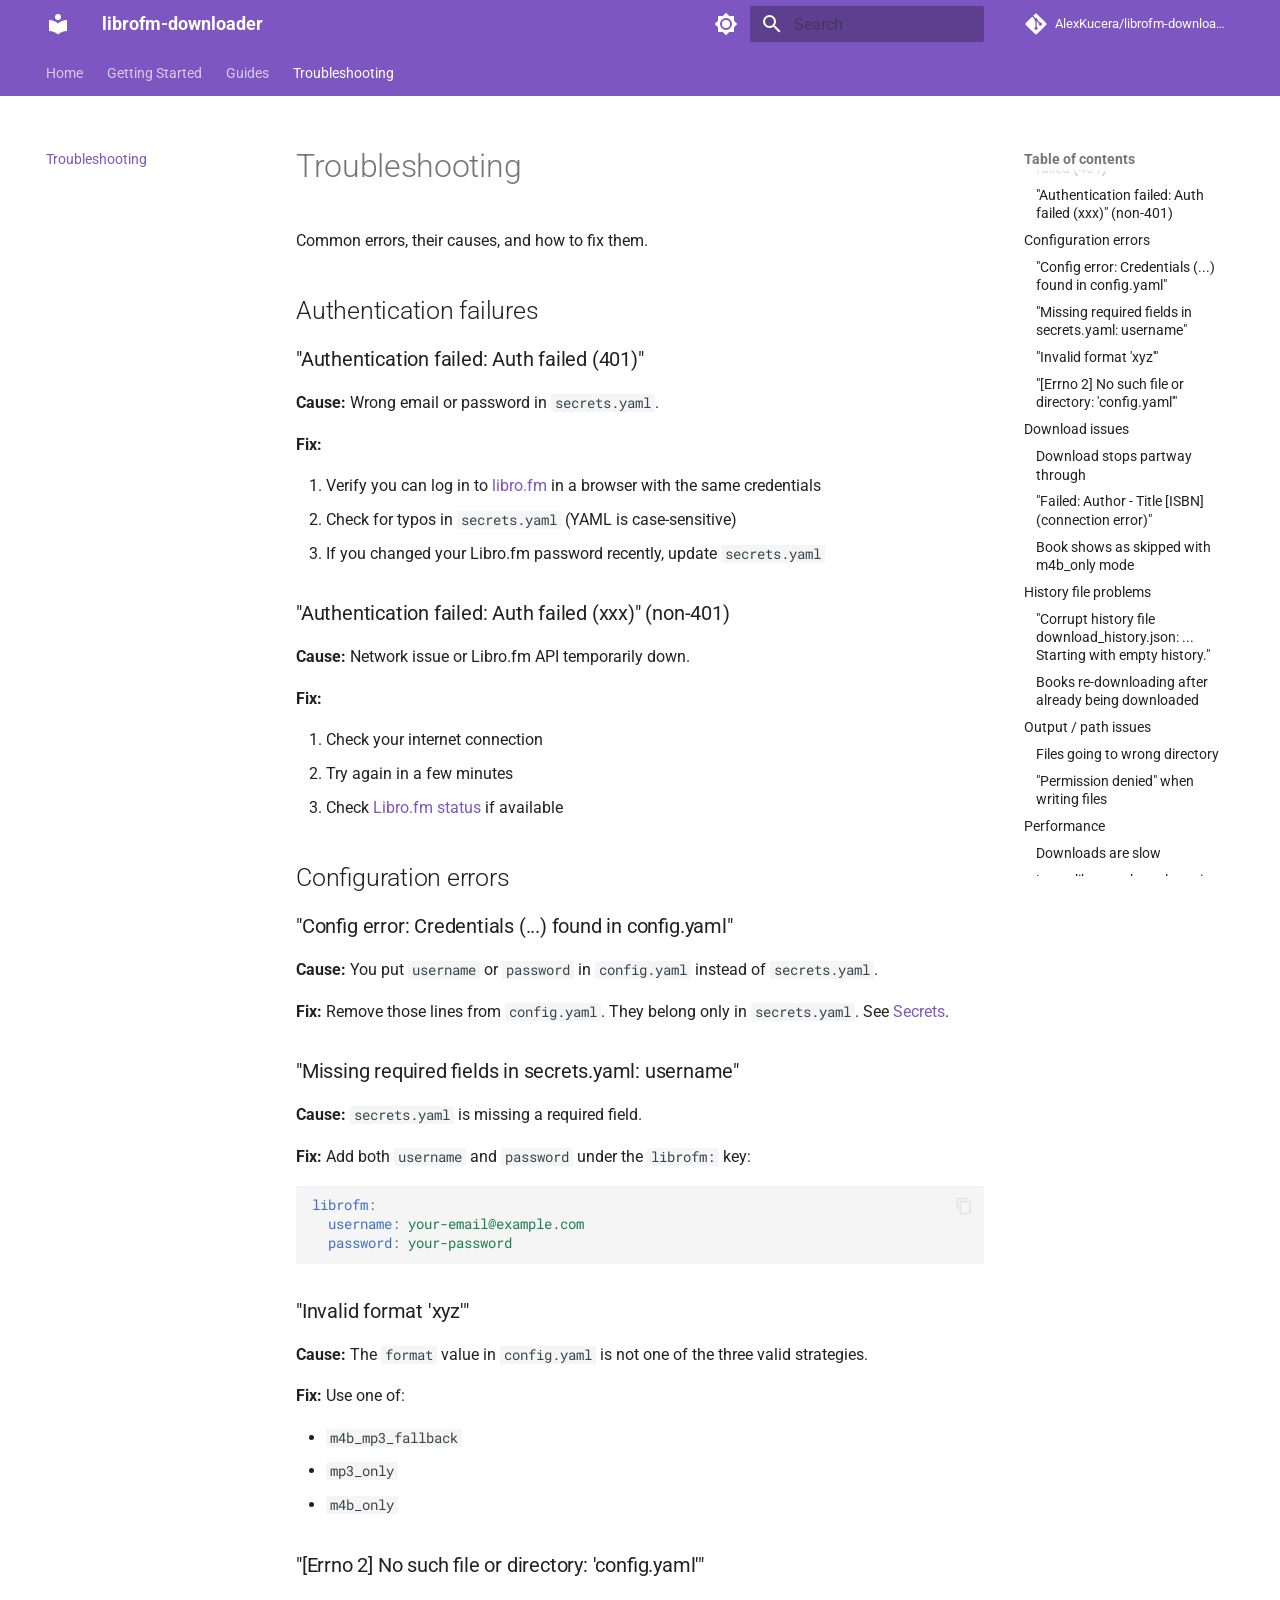
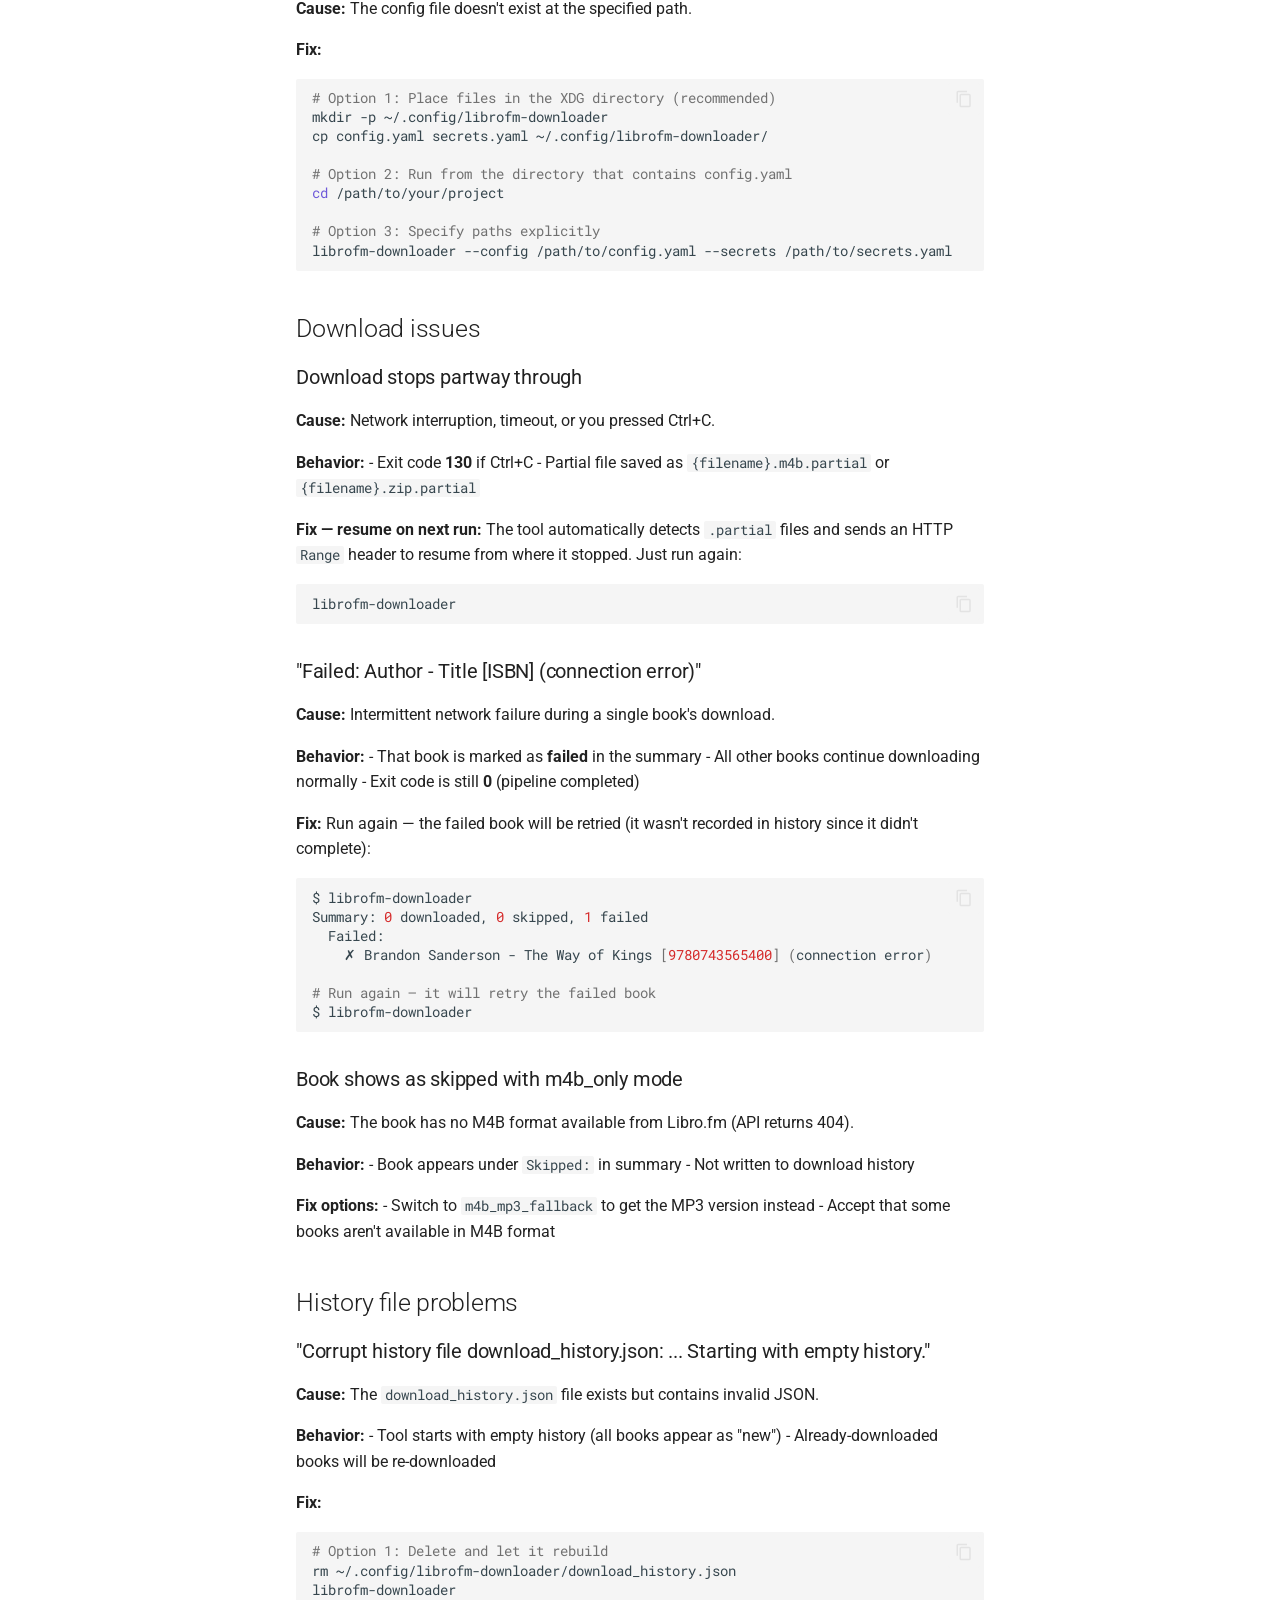
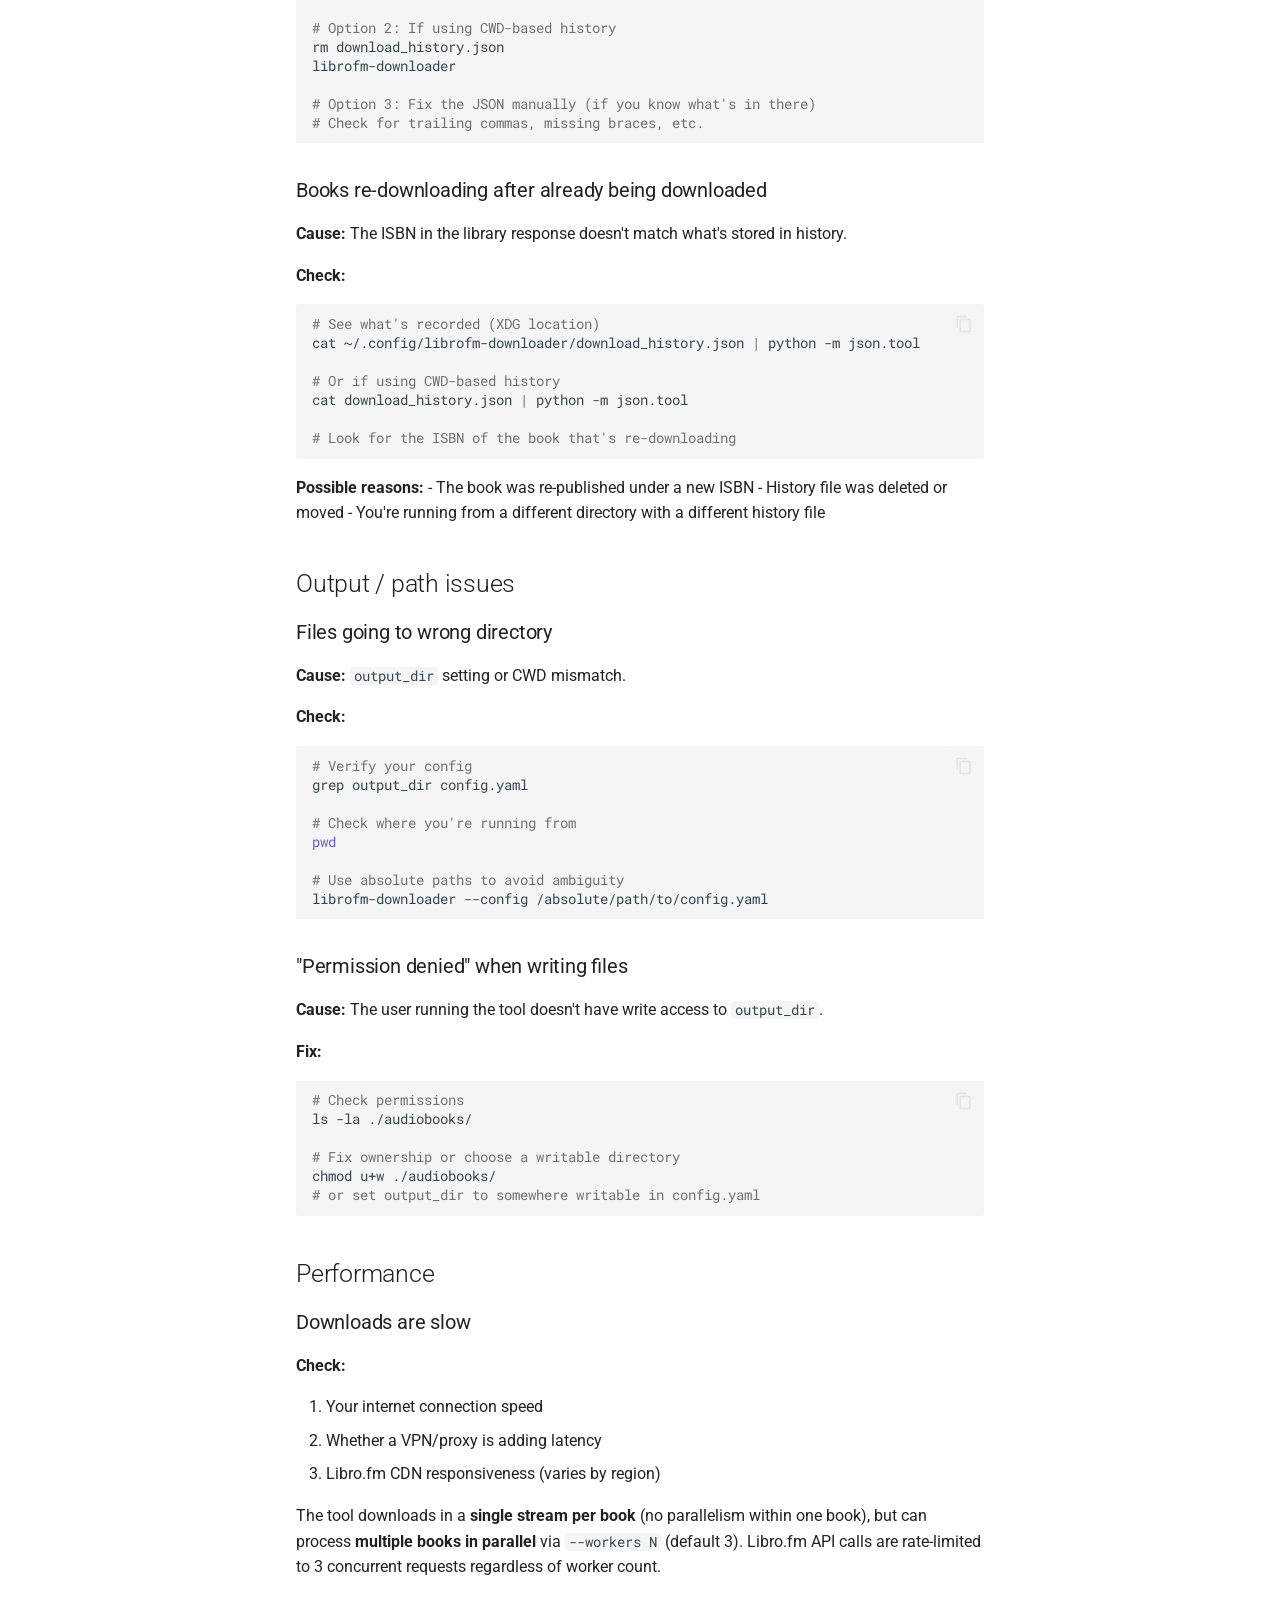
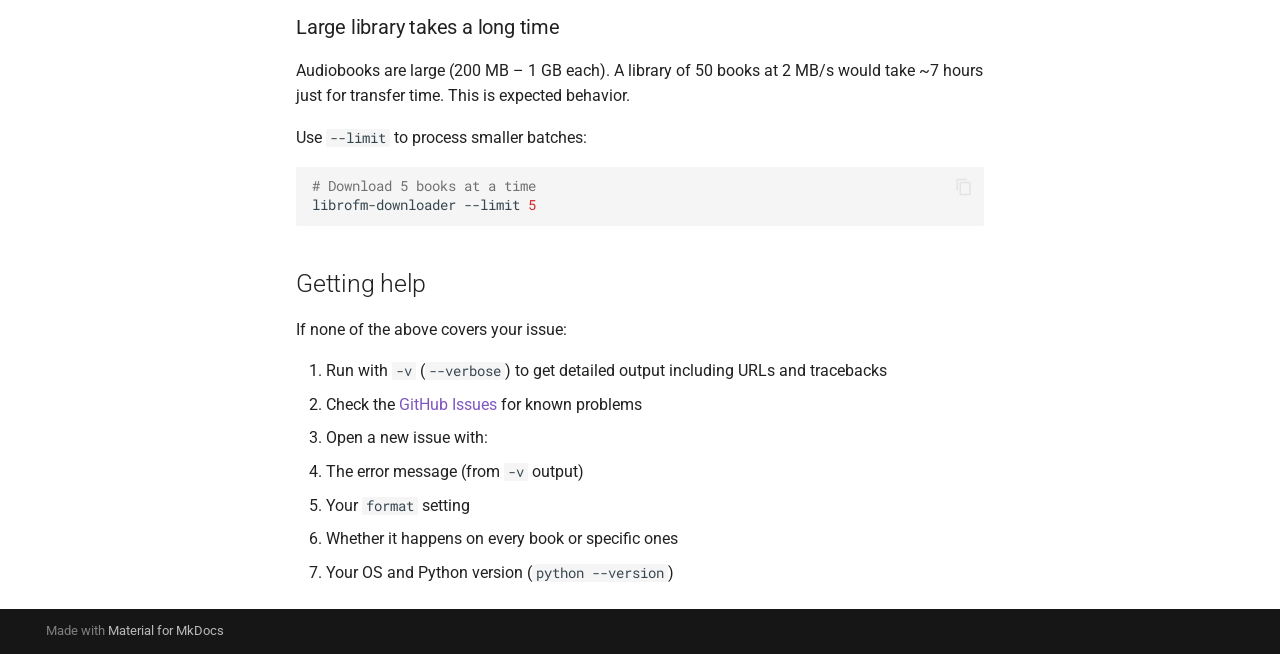
<file: docs/html/troubleshooting.html>
<!doctype html>
<html lang="en" class="no-js">
  <head>
    
      <meta charset="utf-8">
      <meta name="viewport" content="width=device-width,initial-scale=1">
      
        <meta name="description" content="Download owned audiobooks from your Libro.fm account">
      
      
        <meta name="author" content="Alex Kucera">
      
      
      
        <link rel="prev" href="cli-usage.html">
      
      
      
        
      
      
      <link rel="icon" href="assets/images/favicon.png">
      <meta name="generator" content="mkdocs-1.6.1, mkdocs-material-9.7.0">
    
    
      
        <title>Troubleshooting - librofm-downloader</title>
      
    
    
      <link rel="stylesheet" href="assets/stylesheets/main.618322db.min.css">
      
        
        <link rel="stylesheet" href="assets/stylesheets/palette.ab4e12ef.min.css">
      
      


    
    
      
    
    
      
        
        
        <link rel="preconnect" href="https://fonts.gstatic.com" crossorigin>
        <link rel="stylesheet" href="https://fonts.googleapis.com/css?family=Roboto:300,300i,400,400i,700,700i%7CRoboto+Mono:400,400i,700,700i&display=fallback">
        <style>:root{--md-text-font:"Roboto";--md-code-font:"Roboto Mono"}</style>
      
    
    
      <link rel="stylesheet" href="stylesheets/extra.css">
    
    <script>__md_scope=new URL(".",location),__md_hash=e=>[...e].reduce(((e,_)=>(e<<5)-e+_.charCodeAt(0)),0),__md_get=(e,_=localStorage,t=__md_scope)=>JSON.parse(_.getItem(t.pathname+"."+e)),__md_set=(e,_,t=localStorage,a=__md_scope)=>{try{t.setItem(a.pathname+"."+e,JSON.stringify(_))}catch(e){}}</script>
    
      

    
    
  </head>
  
  
    
    
      
    
    
    
    
    <body dir="ltr" data-md-color-scheme="default" data-md-color-primary="deep-purple" data-md-color-accent="amber">
  
    
    <input class="md-toggle" data-md-toggle="drawer" type="checkbox" id="__drawer" autocomplete="off">
    <input class="md-toggle" data-md-toggle="search" type="checkbox" id="__search" autocomplete="off">
    <label class="md-overlay" for="__drawer"></label>
    <div data-md-component="skip">
      
        
        <a href="#troubleshooting" class="md-skip">
          Skip to content
        </a>
      
    </div>
    <div data-md-component="announce">
      
    </div>
    
    
      

<header class="md-header" data-md-component="header">
  <nav class="md-header__inner md-grid" aria-label="Header">
    <a href="index.html" title="librofm-downloader" class="md-header__button md-logo" aria-label="librofm-downloader" data-md-component="logo">
      
  
  <svg xmlns="http://www.w3.org/2000/svg" viewBox="0 0 24 24"><path d="M12 8a3 3 0 0 0 3-3 3 3 0 0 0-3-3 3 3 0 0 0-3 3 3 3 0 0 0 3 3m0 3.54C9.64 9.35 6.5 8 3 8v11c3.5 0 6.64 1.35 9 3.54 2.36-2.19 5.5-3.54 9-3.54V8c-3.5 0-6.64 1.35-9 3.54"/></svg>

    </a>
    <label class="md-header__button md-icon" for="__drawer">
      
      <svg xmlns="http://www.w3.org/2000/svg" viewBox="0 0 24 24"><path d="M3 6h18v2H3zm0 5h18v2H3zm0 5h18v2H3z"/></svg>
    </label>
    <div class="md-header__title" data-md-component="header-title">
      <div class="md-header__ellipsis">
        <div class="md-header__topic">
          <span class="md-ellipsis">
            librofm-downloader
          </span>
        </div>
        <div class="md-header__topic" data-md-component="header-topic">
          <span class="md-ellipsis">
            
              Troubleshooting
            
          </span>
        </div>
      </div>
    </div>
    
      
        <form class="md-header__option" data-md-component="palette">
  
    
    
    
    <input class="md-option" data-md-color-media="" data-md-color-scheme="default" data-md-color-primary="deep-purple" data-md-color-accent="amber"  aria-label="Switch to dark mode"  type="radio" name="__palette" id="__palette_0">
    
      <label class="md-header__button md-icon" title="Switch to dark mode" for="__palette_1" hidden>
        <svg xmlns="http://www.w3.org/2000/svg" viewBox="0 0 24 24"><path d="M12 8a4 4 0 0 0-4 4 4 4 0 0 0 4 4 4 4 0 0 0 4-4 4 4 0 0 0-4-4m0 10a6 6 0 0 1-6-6 6 6 0 0 1 6-6 6 6 0 0 1 6 6 6 6 0 0 1-6 6m8-9.31V4h-4.69L12 .69 8.69 4H4v4.69L.69 12 4 15.31V20h4.69L12 23.31 15.31 20H20v-4.69L23.31 12z"/></svg>
      </label>
    
  
    
    
    
    <input class="md-option" data-md-color-media="" data-md-color-scheme="slate" data-md-color-primary="deep-purple" data-md-color-accent="amber"  aria-label="Switch to light mode"  type="radio" name="__palette" id="__palette_1">
    
      <label class="md-header__button md-icon" title="Switch to light mode" for="__palette_0" hidden>
        <svg xmlns="http://www.w3.org/2000/svg" viewBox="0 0 24 24"><path d="M12 18c-.89 0-1.74-.2-2.5-.55C11.56 16.5 13 14.42 13 12s-1.44-4.5-3.5-5.45C10.26 6.2 11.11 6 12 6a6 6 0 0 1 6 6 6 6 0 0 1-6 6m8-9.31V4h-4.69L12 .69 8.69 4H4v4.69L.69 12 4 15.31V20h4.69L12 23.31 15.31 20H20v-4.69L23.31 12z"/></svg>
      </label>
    
  
</form>
      
    
    
      <script>var palette=__md_get("__palette");if(palette&&palette.color){if("(prefers-color-scheme)"===palette.color.media){var media=matchMedia("(prefers-color-scheme: light)"),input=document.querySelector(media.matches?"[data-md-color-media='(prefers-color-scheme: light)']":"[data-md-color-media='(prefers-color-scheme: dark)']");palette.color.media=input.getAttribute("data-md-color-media"),palette.color.scheme=input.getAttribute("data-md-color-scheme"),palette.color.primary=input.getAttribute("data-md-color-primary"),palette.color.accent=input.getAttribute("data-md-color-accent")}for(var[key,value]of Object.entries(palette.color))document.body.setAttribute("data-md-color-"+key,value)}</script>
    
    
    
      
      
        <label class="md-header__button md-icon" for="__search">
          
          <svg xmlns="http://www.w3.org/2000/svg" viewBox="0 0 24 24"><path d="M9.5 3A6.5 6.5 0 0 1 16 9.5c0 1.61-.59 3.09-1.56 4.23l.27.27h.79l5 5-1.5 1.5-5-5v-.79l-.27-.27A6.52 6.52 0 0 1 9.5 16 6.5 6.5 0 0 1 3 9.5 6.5 6.5 0 0 1 9.5 3m0 2C7 5 5 7 5 9.5S7 14 9.5 14 14 12 14 9.5 12 5 9.5 5"/></svg>
        </label>
        <div class="md-search" data-md-component="search" role="dialog">
  <label class="md-search__overlay" for="__search"></label>
  <div class="md-search__inner" role="search">
    <form class="md-search__form" name="search">
      <input type="text" class="md-search__input" name="query" aria-label="Search" placeholder="Search" autocapitalize="off" autocorrect="off" autocomplete="off" spellcheck="false" data-md-component="search-query" required>
      <label class="md-search__icon md-icon" for="__search">
        
        <svg xmlns="http://www.w3.org/2000/svg" viewBox="0 0 24 24"><path d="M9.5 3A6.5 6.5 0 0 1 16 9.5c0 1.61-.59 3.09-1.56 4.23l.27.27h.79l5 5-1.5 1.5-5-5v-.79l-.27-.27A6.52 6.52 0 0 1 9.5 16 6.5 6.5 0 0 1 3 9.5 6.5 6.5 0 0 1 9.5 3m0 2C7 5 5 7 5 9.5S7 14 9.5 14 14 12 14 9.5 12 5 9.5 5"/></svg>
        
        <svg xmlns="http://www.w3.org/2000/svg" viewBox="0 0 24 24"><path d="M20 11v2H8l5.5 5.5-1.42 1.42L4.16 12l7.92-7.92L13.5 5.5 8 11z"/></svg>
      </label>
      <nav class="md-search__options" aria-label="Search">
        
        <button type="reset" class="md-search__icon md-icon" title="Clear" aria-label="Clear" tabindex="-1">
          
          <svg xmlns="http://www.w3.org/2000/svg" viewBox="0 0 24 24"><path d="M19 6.41 17.59 5 12 10.59 6.41 5 5 6.41 10.59 12 5 17.59 6.41 19 12 13.41 17.59 19 19 17.59 13.41 12z"/></svg>
        </button>
      </nav>
      
    </form>
    <div class="md-search__output">
      <div class="md-search__scrollwrap" tabindex="0" data-md-scrollfix>
        <div class="md-search-result" data-md-component="search-result">
          <div class="md-search-result__meta">
            Initializing search
          </div>
          <ol class="md-search-result__list" role="presentation"></ol>
        </div>
      </div>
    </div>
  </div>
</div>
      
    
    
      <div class="md-header__source">
        <a href="https://github.com/AlexKucera/librofm-downloader" title="Go to repository" class="md-source" data-md-component="source">
  <div class="md-source__icon md-icon">
    
    <svg xmlns="http://www.w3.org/2000/svg" viewBox="0 0 448 512"><!--! Font Awesome Free 7.1.0 by @fontawesome - https://fontawesome.com License - https://fontawesome.com/license/free (Icons: CC BY 4.0, Fonts: SIL OFL 1.1, Code: MIT License) Copyright 2025 Fonticons, Inc.--><path d="M439.6 236.1 244 40.5c-5.4-5.5-12.8-8.5-20.4-8.5s-15 3-20.4 8.4L162.5 81l51.5 51.5c27.1-9.1 52.7 16.8 43.4 43.7l49.7 49.7c34.2-11.8 61.2 31 35.5 56.7-26.5 26.5-70.2-2.9-56-37.3L240.3 199v121.9c25.3 12.5 22.3 41.8 9.1 55-6.4 6.4-15.2 10.1-24.3 10.1s-17.8-3.6-24.3-10.1c-17.6-17.6-11.1-46.9 11.2-56v-123c-20.8-8.5-24.6-30.7-18.6-45L142.6 101 8.5 235.1C3 240.6 0 247.9 0 255.5s3 15 8.5 20.4l195.6 195.7c5.4 5.4 12.7 8.4 20.4 8.4s15-3 20.4-8.4l194.7-194.7c5.4-5.4 8.4-12.8 8.4-20.4s-3-15-8.4-20.4"/></svg>
  </div>
  <div class="md-source__repository">
    AlexKucera/librofm-downloader
  </div>
</a>
      </div>
    
  </nav>
  
</header>
    
    <div class="md-container" data-md-component="container">
      
      
        
          
            
<nav class="md-tabs" aria-label="Tabs" data-md-component="tabs">
  <div class="md-grid">
    <ul class="md-tabs__list">
      
        
  
  
  
  
    <li class="md-tabs__item">
      <a href="index.html" class="md-tabs__link">
        
  
  
    
  
  Home

      </a>
    </li>
  

      
        
  
  
  
  
    
    
      <li class="md-tabs__item">
        <a href="quickstart.html" class="md-tabs__link">
          
  
  
  Getting Started

        </a>
      </li>
    
  

      
        
  
  
  
  
    
    
      <li class="md-tabs__item">
        <a href="path-patterns.html" class="md-tabs__link">
          
  
  
  Guides

        </a>
      </li>
    
  

      
        
  
  
  
    
  
  
    <li class="md-tabs__item md-tabs__item--active">
      <a href="troubleshooting.html" class="md-tabs__link">
        
  
  
    
  
  Troubleshooting

      </a>
    </li>
  

      
    </ul>
  </div>
</nav>
          
        
      
      <main class="md-main" data-md-component="main">
        <div class="md-main__inner md-grid">
          
            
              
              <div class="md-sidebar md-sidebar--primary" data-md-component="sidebar" data-md-type="navigation" >
                <div class="md-sidebar__scrollwrap">
                  <div class="md-sidebar__inner">
                    


  


<nav class="md-nav md-nav--primary md-nav--lifted" aria-label="Navigation" data-md-level="0">
  <label class="md-nav__title" for="__drawer">
    <a href="index.html" title="librofm-downloader" class="md-nav__button md-logo" aria-label="librofm-downloader" data-md-component="logo">
      
  
  <svg xmlns="http://www.w3.org/2000/svg" viewBox="0 0 24 24"><path d="M12 8a3 3 0 0 0 3-3 3 3 0 0 0-3-3 3 3 0 0 0-3 3 3 3 0 0 0 3 3m0 3.54C9.64 9.35 6.5 8 3 8v11c3.5 0 6.64 1.35 9 3.54 2.36-2.19 5.5-3.54 9-3.54V8c-3.5 0-6.64 1.35-9 3.54"/></svg>

    </a>
    librofm-downloader
  </label>
  
    <div class="md-nav__source">
      <a href="https://github.com/AlexKucera/librofm-downloader" title="Go to repository" class="md-source" data-md-component="source">
  <div class="md-source__icon md-icon">
    
    <svg xmlns="http://www.w3.org/2000/svg" viewBox="0 0 448 512"><!--! Font Awesome Free 7.1.0 by @fontawesome - https://fontawesome.com License - https://fontawesome.com/license/free (Icons: CC BY 4.0, Fonts: SIL OFL 1.1, Code: MIT License) Copyright 2025 Fonticons, Inc.--><path d="M439.6 236.1 244 40.5c-5.4-5.5-12.8-8.5-20.4-8.5s-15 3-20.4 8.4L162.5 81l51.5 51.5c27.1-9.1 52.7 16.8 43.4 43.7l49.7 49.7c34.2-11.8 61.2 31 35.5 56.7-26.5 26.5-70.2-2.9-56-37.3L240.3 199v121.9c25.3 12.5 22.3 41.8 9.1 55-6.4 6.4-15.2 10.1-24.3 10.1s-17.8-3.6-24.3-10.1c-17.6-17.6-11.1-46.9 11.2-56v-123c-20.8-8.5-24.6-30.7-18.6-45L142.6 101 8.5 235.1C3 240.6 0 247.9 0 255.5s3 15 8.5 20.4l195.6 195.7c5.4 5.4 12.7 8.4 20.4 8.4s15-3 20.4-8.4l194.7-194.7c5.4-5.4 8.4-12.8 8.4-20.4s-3-15-8.4-20.4"/></svg>
  </div>
  <div class="md-source__repository">
    AlexKucera/librofm-downloader
  </div>
</a>
    </div>
  
  <ul class="md-nav__list" data-md-scrollfix>
    
      
      
  
  
  
  
    <li class="md-nav__item">
      <a href="index.html" class="md-nav__link">
        
  
  
  <span class="md-ellipsis">
    
  
    Home
  

    
  </span>
  
  

      </a>
    </li>
  

    
      
      
  
  
  
  
    
    
    
    
      
      
        
      
    
    
    <li class="md-nav__item md-nav__item--nested">
      
        
        
        <input class="md-nav__toggle md-toggle " type="checkbox" id="__nav_2" >
        
          
          <label class="md-nav__link" for="__nav_2" id="__nav_2_label" tabindex="0">
            
  
  
  <span class="md-ellipsis">
    
  
    Getting Started
  

    
  </span>
  
  

            <span class="md-nav__icon md-icon"></span>
          </label>
        
        <nav class="md-nav" data-md-level="1" aria-labelledby="__nav_2_label" aria-expanded="false">
          <label class="md-nav__title" for="__nav_2">
            <span class="md-nav__icon md-icon"></span>
            
  
    Getting Started
  

          </label>
          <ul class="md-nav__list" data-md-scrollfix>
            
              
                
  
  
  
  
    <li class="md-nav__item">
      <a href="quickstart.html" class="md-nav__link">
        
  
  
  <span class="md-ellipsis">
    
  
    Quickstart
  

    
  </span>
  
  

      </a>
    </li>
  

              
            
              
                
  
  
  
  
    <li class="md-nav__item">
      <a href="configuration.html" class="md-nav__link">
        
  
  
  <span class="md-ellipsis">
    
  
    Configuration Reference
  

    
  </span>
  
  

      </a>
    </li>
  

              
            
              
                
  
  
  
  
    <li class="md-nav__item">
      <a href="secrets.html" class="md-nav__link">
        
  
  
  <span class="md-ellipsis">
    
  
    Secrets
  

    
  </span>
  
  

      </a>
    </li>
  

              
            
          </ul>
        </nav>
      
    </li>
  

    
      
      
  
  
  
  
    
    
    
    
      
      
        
      
    
    
    <li class="md-nav__item md-nav__item--nested">
      
        
        
        <input class="md-nav__toggle md-toggle " type="checkbox" id="__nav_3" >
        
          
          <label class="md-nav__link" for="__nav_3" id="__nav_3_label" tabindex="0">
            
  
  
  <span class="md-ellipsis">
    
  
    Guides
  

    
  </span>
  
  

            <span class="md-nav__icon md-icon"></span>
          </label>
        
        <nav class="md-nav" data-md-level="1" aria-labelledby="__nav_3_label" aria-expanded="false">
          <label class="md-nav__title" for="__nav_3">
            <span class="md-nav__icon md-icon"></span>
            
  
    Guides
  

          </label>
          <ul class="md-nav__list" data-md-scrollfix>
            
              
                
  
  
  
  
    <li class="md-nav__item">
      <a href="path-patterns.html" class="md-nav__link">
        
  
  
  <span class="md-ellipsis">
    
  
    Path Patterns
  

    
  </span>
  
  

      </a>
    </li>
  

              
            
              
                
  
  
  
  
    <li class="md-nav__item">
      <a href="format-strategies.html" class="md-nav__link">
        
  
  
  <span class="md-ellipsis">
    
  
    Format Strategies
  

    
  </span>
  
  

      </a>
    </li>
  

              
            
              
                
  
  
  
  
    <li class="md-nav__item">
      <a href="cli-usage.html" class="md-nav__link">
        
  
  
  <span class="md-ellipsis">
    
  
    CLI Usage
  

    
  </span>
  
  

      </a>
    </li>
  

              
            
          </ul>
        </nav>
      
    </li>
  

    
      
      
  
  
    
  
  
  
    <li class="md-nav__item md-nav__item--active">
      
      <input class="md-nav__toggle md-toggle" type="checkbox" id="__toc">
      
      
        
      
      
        <label class="md-nav__link md-nav__link--active" for="__toc">
          
  
  
  <span class="md-ellipsis">
    
  
    Troubleshooting
  

    
  </span>
  
  

          <span class="md-nav__icon md-icon"></span>
        </label>
      
      <a href="troubleshooting.html" class="md-nav__link md-nav__link--active">
        
  
  
  <span class="md-ellipsis">
    
  
    Troubleshooting
  

    
  </span>
  
  

      </a>
      
        

<nav class="md-nav md-nav--secondary" aria-label="Table of contents">
  
  
  
    
  
  
    <label class="md-nav__title" for="__toc">
      <span class="md-nav__icon md-icon"></span>
      Table of contents
    </label>
    <ul class="md-nav__list" data-md-component="toc" data-md-scrollfix>
      
        <li class="md-nav__item">
  <a href="#authentication-failures" class="md-nav__link">
    <span class="md-ellipsis">
      
        Authentication failures
      
    </span>
  </a>
  
    <nav class="md-nav" aria-label="Authentication failures">
      <ul class="md-nav__list">
        
          <li class="md-nav__item">
  <a href="#authentication-failed-auth-failed-401" class="md-nav__link">
    <span class="md-ellipsis">
      
        "Authentication failed: Auth failed (401)"
      
    </span>
  </a>
  
</li>
        
          <li class="md-nav__item">
  <a href="#authentication-failed-auth-failed-xxx-non-401" class="md-nav__link">
    <span class="md-ellipsis">
      
        "Authentication failed: Auth failed (xxx)" (non-401)
      
    </span>
  </a>
  
</li>
        
      </ul>
    </nav>
  
</li>
      
        <li class="md-nav__item">
  <a href="#configuration-errors" class="md-nav__link">
    <span class="md-ellipsis">
      
        Configuration errors
      
    </span>
  </a>
  
    <nav class="md-nav" aria-label="Configuration errors">
      <ul class="md-nav__list">
        
          <li class="md-nav__item">
  <a href="#config-error-credentials-found-in-configyaml" class="md-nav__link">
    <span class="md-ellipsis">
      
        "Config error: Credentials (...) found in config.yaml"
      
    </span>
  </a>
  
</li>
        
          <li class="md-nav__item">
  <a href="#missing-required-fields-in-secretsyaml-username" class="md-nav__link">
    <span class="md-ellipsis">
      
        "Missing required fields in secrets.yaml: username"
      
    </span>
  </a>
  
</li>
        
          <li class="md-nav__item">
  <a href="#invalid-format-xyz" class="md-nav__link">
    <span class="md-ellipsis">
      
        "Invalid format 'xyz'"
      
    </span>
  </a>
  
</li>
        
          <li class="md-nav__item">
  <a href="#errno-2-no-such-file-or-directory-configyaml" class="md-nav__link">
    <span class="md-ellipsis">
      
        "[Errno 2] No such file or directory: 'config.yaml'"
      
    </span>
  </a>
  
</li>
        
      </ul>
    </nav>
  
</li>
      
        <li class="md-nav__item">
  <a href="#download-issues" class="md-nav__link">
    <span class="md-ellipsis">
      
        Download issues
      
    </span>
  </a>
  
    <nav class="md-nav" aria-label="Download issues">
      <ul class="md-nav__list">
        
          <li class="md-nav__item">
  <a href="#download-stops-partway-through" class="md-nav__link">
    <span class="md-ellipsis">
      
        Download stops partway through
      
    </span>
  </a>
  
</li>
        
          <li class="md-nav__item">
  <a href="#failed-author-title-isbn-connection-error" class="md-nav__link">
    <span class="md-ellipsis">
      
        "Failed: Author - Title [ISBN] (connection error)"
      
    </span>
  </a>
  
</li>
        
          <li class="md-nav__item">
  <a href="#book-shows-as-skipped-with-m4b_only-mode" class="md-nav__link">
    <span class="md-ellipsis">
      
        Book shows as skipped with m4b_only mode
      
    </span>
  </a>
  
</li>
        
      </ul>
    </nav>
  
</li>
      
        <li class="md-nav__item">
  <a href="#history-file-problems" class="md-nav__link">
    <span class="md-ellipsis">
      
        History file problems
      
    </span>
  </a>
  
    <nav class="md-nav" aria-label="History file problems">
      <ul class="md-nav__list">
        
          <li class="md-nav__item">
  <a href="#corrupt-history-file-download_historyjson-starting-with-empty-history" class="md-nav__link">
    <span class="md-ellipsis">
      
        "Corrupt history file download_history.json: ... Starting with empty history."
      
    </span>
  </a>
  
</li>
        
          <li class="md-nav__item">
  <a href="#books-re-downloading-after-already-being-downloaded" class="md-nav__link">
    <span class="md-ellipsis">
      
        Books re-downloading after already being downloaded
      
    </span>
  </a>
  
</li>
        
      </ul>
    </nav>
  
</li>
      
        <li class="md-nav__item">
  <a href="#output-path-issues" class="md-nav__link">
    <span class="md-ellipsis">
      
        Output / path issues
      
    </span>
  </a>
  
    <nav class="md-nav" aria-label="Output / path issues">
      <ul class="md-nav__list">
        
          <li class="md-nav__item">
  <a href="#files-going-to-wrong-directory" class="md-nav__link">
    <span class="md-ellipsis">
      
        Files going to wrong directory
      
    </span>
  </a>
  
</li>
        
          <li class="md-nav__item">
  <a href="#permission-denied-when-writing-files" class="md-nav__link">
    <span class="md-ellipsis">
      
        "Permission denied" when writing files
      
    </span>
  </a>
  
</li>
        
      </ul>
    </nav>
  
</li>
      
        <li class="md-nav__item">
  <a href="#performance" class="md-nav__link">
    <span class="md-ellipsis">
      
        Performance
      
    </span>
  </a>
  
    <nav class="md-nav" aria-label="Performance">
      <ul class="md-nav__list">
        
          <li class="md-nav__item">
  <a href="#downloads-are-slow" class="md-nav__link">
    <span class="md-ellipsis">
      
        Downloads are slow
      
    </span>
  </a>
  
</li>
        
          <li class="md-nav__item">
  <a href="#large-library-takes-a-long-time" class="md-nav__link">
    <span class="md-ellipsis">
      
        Large library takes a long time
      
    </span>
  </a>
  
</li>
        
      </ul>
    </nav>
  
</li>
      
        <li class="md-nav__item">
  <a href="#getting-help" class="md-nav__link">
    <span class="md-ellipsis">
      
        Getting help
      
    </span>
  </a>
  
</li>
      
    </ul>
  
</nav>
      
    </li>
  

    
  </ul>
</nav>
                  </div>
                </div>
              </div>
            
            
              
              <div class="md-sidebar md-sidebar--secondary" data-md-component="sidebar" data-md-type="toc" >
                <div class="md-sidebar__scrollwrap">
                  <div class="md-sidebar__inner">
                    

<nav class="md-nav md-nav--secondary" aria-label="Table of contents">
  
  
  
    
  
  
    <label class="md-nav__title" for="__toc">
      <span class="md-nav__icon md-icon"></span>
      Table of contents
    </label>
    <ul class="md-nav__list" data-md-component="toc" data-md-scrollfix>
      
        <li class="md-nav__item">
  <a href="#authentication-failures" class="md-nav__link">
    <span class="md-ellipsis">
      
        Authentication failures
      
    </span>
  </a>
  
    <nav class="md-nav" aria-label="Authentication failures">
      <ul class="md-nav__list">
        
          <li class="md-nav__item">
  <a href="#authentication-failed-auth-failed-401" class="md-nav__link">
    <span class="md-ellipsis">
      
        "Authentication failed: Auth failed (401)"
      
    </span>
  </a>
  
</li>
        
          <li class="md-nav__item">
  <a href="#authentication-failed-auth-failed-xxx-non-401" class="md-nav__link">
    <span class="md-ellipsis">
      
        "Authentication failed: Auth failed (xxx)" (non-401)
      
    </span>
  </a>
  
</li>
        
      </ul>
    </nav>
  
</li>
      
        <li class="md-nav__item">
  <a href="#configuration-errors" class="md-nav__link">
    <span class="md-ellipsis">
      
        Configuration errors
      
    </span>
  </a>
  
    <nav class="md-nav" aria-label="Configuration errors">
      <ul class="md-nav__list">
        
          <li class="md-nav__item">
  <a href="#config-error-credentials-found-in-configyaml" class="md-nav__link">
    <span class="md-ellipsis">
      
        "Config error: Credentials (...) found in config.yaml"
      
    </span>
  </a>
  
</li>
        
          <li class="md-nav__item">
  <a href="#missing-required-fields-in-secretsyaml-username" class="md-nav__link">
    <span class="md-ellipsis">
      
        "Missing required fields in secrets.yaml: username"
      
    </span>
  </a>
  
</li>
        
          <li class="md-nav__item">
  <a href="#invalid-format-xyz" class="md-nav__link">
    <span class="md-ellipsis">
      
        "Invalid format 'xyz'"
      
    </span>
  </a>
  
</li>
        
          <li class="md-nav__item">
  <a href="#errno-2-no-such-file-or-directory-configyaml" class="md-nav__link">
    <span class="md-ellipsis">
      
        "[Errno 2] No such file or directory: 'config.yaml'"
      
    </span>
  </a>
  
</li>
        
      </ul>
    </nav>
  
</li>
      
        <li class="md-nav__item">
  <a href="#download-issues" class="md-nav__link">
    <span class="md-ellipsis">
      
        Download issues
      
    </span>
  </a>
  
    <nav class="md-nav" aria-label="Download issues">
      <ul class="md-nav__list">
        
          <li class="md-nav__item">
  <a href="#download-stops-partway-through" class="md-nav__link">
    <span class="md-ellipsis">
      
        Download stops partway through
      
    </span>
  </a>
  
</li>
        
          <li class="md-nav__item">
  <a href="#failed-author-title-isbn-connection-error" class="md-nav__link">
    <span class="md-ellipsis">
      
        "Failed: Author - Title [ISBN] (connection error)"
      
    </span>
  </a>
  
</li>
        
          <li class="md-nav__item">
  <a href="#book-shows-as-skipped-with-m4b_only-mode" class="md-nav__link">
    <span class="md-ellipsis">
      
        Book shows as skipped with m4b_only mode
      
    </span>
  </a>
  
</li>
        
      </ul>
    </nav>
  
</li>
      
        <li class="md-nav__item">
  <a href="#history-file-problems" class="md-nav__link">
    <span class="md-ellipsis">
      
        History file problems
      
    </span>
  </a>
  
    <nav class="md-nav" aria-label="History file problems">
      <ul class="md-nav__list">
        
          <li class="md-nav__item">
  <a href="#corrupt-history-file-download_historyjson-starting-with-empty-history" class="md-nav__link">
    <span class="md-ellipsis">
      
        "Corrupt history file download_history.json: ... Starting with empty history."
      
    </span>
  </a>
  
</li>
        
          <li class="md-nav__item">
  <a href="#books-re-downloading-after-already-being-downloaded" class="md-nav__link">
    <span class="md-ellipsis">
      
        Books re-downloading after already being downloaded
      
    </span>
  </a>
  
</li>
        
      </ul>
    </nav>
  
</li>
      
        <li class="md-nav__item">
  <a href="#output-path-issues" class="md-nav__link">
    <span class="md-ellipsis">
      
        Output / path issues
      
    </span>
  </a>
  
    <nav class="md-nav" aria-label="Output / path issues">
      <ul class="md-nav__list">
        
          <li class="md-nav__item">
  <a href="#files-going-to-wrong-directory" class="md-nav__link">
    <span class="md-ellipsis">
      
        Files going to wrong directory
      
    </span>
  </a>
  
</li>
        
          <li class="md-nav__item">
  <a href="#permission-denied-when-writing-files" class="md-nav__link">
    <span class="md-ellipsis">
      
        "Permission denied" when writing files
      
    </span>
  </a>
  
</li>
        
      </ul>
    </nav>
  
</li>
      
        <li class="md-nav__item">
  <a href="#performance" class="md-nav__link">
    <span class="md-ellipsis">
      
        Performance
      
    </span>
  </a>
  
    <nav class="md-nav" aria-label="Performance">
      <ul class="md-nav__list">
        
          <li class="md-nav__item">
  <a href="#downloads-are-slow" class="md-nav__link">
    <span class="md-ellipsis">
      
        Downloads are slow
      
    </span>
  </a>
  
</li>
        
          <li class="md-nav__item">
  <a href="#large-library-takes-a-long-time" class="md-nav__link">
    <span class="md-ellipsis">
      
        Large library takes a long time
      
    </span>
  </a>
  
</li>
        
      </ul>
    </nav>
  
</li>
      
        <li class="md-nav__item">
  <a href="#getting-help" class="md-nav__link">
    <span class="md-ellipsis">
      
        Getting help
      
    </span>
  </a>
  
</li>
      
    </ul>
  
</nav>
                  </div>
                </div>
              </div>
            
          
          
            <div class="md-content" data-md-component="content">
              
              <article class="md-content__inner md-typeset">
                
                  


  
  


<h1 id="troubleshooting">Troubleshooting</h1>
<p>Common errors, their causes, and how to fix them.</p>
<h2 id="authentication-failures">Authentication failures</h2>
<h3 id="authentication-failed-auth-failed-401">"Authentication failed: Auth failed (401)"</h3>
<p><strong>Cause:</strong> Wrong email or password in <code>secrets.yaml</code>.</p>
<p><strong>Fix:</strong></p>
<ol>
<li>Verify you can log in to <a href="https://libro.fm">libro.fm</a> in a browser with the same credentials</li>
<li>Check for typos in <code>secrets.yaml</code> (YAML is case-sensitive)</li>
<li>If you changed your Libro.fm password recently, update <code>secrets.yaml</code></li>
</ol>
<h3 id="authentication-failed-auth-failed-xxx-non-401">"Authentication failed: Auth failed (xxx)" (non-401)</h3>
<p><strong>Cause:</strong> Network issue or Libro.fm API temporarily down.</p>
<p><strong>Fix:</strong></p>
<ol>
<li>Check your internet connection</li>
<li>Try again in a few minutes</li>
<li>Check <a href="https://status.libro.fm">Libro.fm status</a> if available</li>
</ol>
<h2 id="configuration-errors">Configuration errors</h2>
<h3 id="config-error-credentials-found-in-configyaml">"Config error: Credentials (...) found in config.yaml"</h3>
<p><strong>Cause:</strong> You put <code>username</code> or <code>password</code> in <code>config.yaml</code> instead of <code>secrets.yaml</code>.</p>
<p><strong>Fix:</strong> Remove those lines from <code>config.yaml</code>. They belong only in <code>secrets.yaml</code>. See <a href="secrets.html">Secrets</a>.</p>
<h3 id="missing-required-fields-in-secretsyaml-username">"Missing required fields in secrets.yaml: username"</h3>
<p><strong>Cause:</strong> <code>secrets.yaml</code> is missing a required field.</p>
<p><strong>Fix:</strong> Add both <code>username</code> and <code>password</code> under the <code>librofm:</code> key:</p>
<div class="language-yaml highlight"><pre><span></span><code><span id="__span_0__-0-1"><a id="__codelineno-0-1" name="__codelineno-0-1" href="#__codelineno-0-1"></a><span class="nt">librofm</span><span class="p">:</span>
</span><span id="__span_0__-0-2"><a id="__codelineno-0-2" name="__codelineno-0-2" href="#__codelineno-0-2"></a><span class="w">  </span><span class="nt">username</span><span class="p">:</span><span class="w"> </span><span class="l l-Scalar l-Scalar-Plain">your-email@example.com</span>
</span><span id="__span_0__-0-3"><a id="__codelineno-0-3" name="__codelineno-0-3" href="#__codelineno-0-3"></a><span class="w">  </span><span class="nt">password</span><span class="p">:</span><span class="w"> </span><span class="l l-Scalar l-Scalar-Plain">your-password</span>
</span></code></pre></div>
<h3 id="invalid-format-xyz">"Invalid format 'xyz'"</h3>
<p><strong>Cause:</strong> The <code>format</code> value in <code>config.yaml</code> is not one of the three valid strategies.</p>
<p><strong>Fix:</strong> Use one of:</p>
<ul>
<li><code>m4b_mp3_fallback</code></li>
<li><code>mp3_only</code></li>
<li><code>m4b_only</code></li>
</ul>
<h3 id="errno-2-no-such-file-or-directory-configyaml">"[Errno 2] No such file or directory: 'config.yaml'"</h3>
<p><strong>Cause:</strong> The config file doesn't exist at the specified path.</p>
<p><strong>Fix:</strong></p>
<div class="language-bash highlight"><pre><span></span><code><span id="__span_0__-1-1"><a id="__codelineno-1-1" name="__codelineno-1-1" href="#__codelineno-1-1"></a><span class="c1"># Option 1: Place files in the XDG directory (recommended)</span>
</span><span id="__span_0__-1-2"><a id="__codelineno-1-2" name="__codelineno-1-2" href="#__codelineno-1-2"></a>mkdir<span class="w"> </span>-p<span class="w"> </span>~/.config/librofm-downloader
</span><span id="__span_0__-1-3"><a id="__codelineno-1-3" name="__codelineno-1-3" href="#__codelineno-1-3"></a>cp<span class="w"> </span>config.yaml<span class="w"> </span>secrets.yaml<span class="w"> </span>~/.config/librofm-downloader/
</span><span id="__span_0__-1-4"><a id="__codelineno-1-4" name="__codelineno-1-4" href="#__codelineno-1-4"></a>
</span><span id="__span_0__-1-5"><a id="__codelineno-1-5" name="__codelineno-1-5" href="#__codelineno-1-5"></a><span class="c1"># Option 2: Run from the directory that contains config.yaml</span>
</span><span id="__span_0__-1-6"><a id="__codelineno-1-6" name="__codelineno-1-6" href="#__codelineno-1-6"></a><span class="nb">cd</span><span class="w"> </span>/path/to/your/project
</span><span id="__span_0__-1-7"><a id="__codelineno-1-7" name="__codelineno-1-7" href="#__codelineno-1-7"></a>
</span><span id="__span_0__-1-8"><a id="__codelineno-1-8" name="__codelineno-1-8" href="#__codelineno-1-8"></a><span class="c1"># Option 3: Specify paths explicitly</span>
</span><span id="__span_0__-1-9"><a id="__codelineno-1-9" name="__codelineno-1-9" href="#__codelineno-1-9"></a>librofm-downloader<span class="w"> </span>--config<span class="w"> </span>/path/to/config.yaml<span class="w"> </span>--secrets<span class="w"> </span>/path/to/secrets.yaml
</span></code></pre></div>
<h2 id="download-issues">Download issues</h2>
<h3 id="download-stops-partway-through">Download stops partway through</h3>
<p><strong>Cause:</strong> Network interruption, timeout, or you pressed Ctrl+C.</p>
<p><strong>Behavior:</strong>
- Exit code <strong>130</strong> if Ctrl+C
- Partial file saved as <code>{filename}.m4b.partial</code> or <code>{filename}.zip.partial</code></p>
<p><strong>Fix — resume on next run:</strong>
The tool automatically detects <code>.partial</code> files and sends an HTTP <code>Range</code> header to resume from where it stopped. Just run again:</p>
<div class="language-bash highlight"><pre><span></span><code><span id="__span_0__-2-1"><a id="__codelineno-2-1" name="__codelineno-2-1" href="#__codelineno-2-1"></a>librofm-downloader
</span></code></pre></div>
<h3 id="failed-author-title-isbn-connection-error">"Failed: Author - Title [ISBN] (connection error)"</h3>
<p><strong>Cause:</strong> Intermittent network failure during a single book's download.</p>
<p><strong>Behavior:</strong>
- That book is marked as <strong>failed</strong> in the summary
- All other books continue downloading normally
- Exit code is still <strong>0</strong> (pipeline completed)</p>
<p><strong>Fix:</strong>
Run again — the failed book will be retried (it wasn't recorded in history since it didn't complete):</p>
<div class="language-bash highlight"><pre><span></span><code><span id="__span_0__-3-1"><a id="__codelineno-3-1" name="__codelineno-3-1" href="#__codelineno-3-1"></a>$<span class="w"> </span>librofm-downloader
</span><span id="__span_0__-3-2"><a id="__codelineno-3-2" name="__codelineno-3-2" href="#__codelineno-3-2"></a>Summary:<span class="w"> </span><span class="m">0</span><span class="w"> </span>downloaded,<span class="w"> </span><span class="m">0</span><span class="w"> </span>skipped,<span class="w"> </span><span class="m">1</span><span class="w"> </span>failed
</span><span id="__span_0__-3-3"><a id="__codelineno-3-3" name="__codelineno-3-3" href="#__codelineno-3-3"></a><span class="w">  </span>Failed:
</span><span id="__span_0__-3-4"><a id="__codelineno-3-4" name="__codelineno-3-4" href="#__codelineno-3-4"></a><span class="w">    </span>✗<span class="w"> </span>Brandon<span class="w"> </span>Sanderson<span class="w"> </span>-<span class="w"> </span>The<span class="w"> </span>Way<span class="w"> </span>of<span class="w"> </span>Kings<span class="w"> </span><span class="o">[</span><span class="m">9780743565400</span><span class="o">]</span><span class="w"> </span><span class="o">(</span>connection<span class="w"> </span>error<span class="o">)</span>
</span><span id="__span_0__-3-5"><a id="__codelineno-3-5" name="__codelineno-3-5" href="#__codelineno-3-5"></a>
</span><span id="__span_0__-3-6"><a id="__codelineno-3-6" name="__codelineno-3-6" href="#__codelineno-3-6"></a><span class="c1"># Run again — it will retry the failed book</span>
</span><span id="__span_0__-3-7"><a id="__codelineno-3-7" name="__codelineno-3-7" href="#__codelineno-3-7"></a>$<span class="w"> </span>librofm-downloader
</span></code></pre></div>
<h3 id="book-shows-as-skipped-with-m4b_only-mode">Book shows as skipped with m4b_only mode</h3>
<p><strong>Cause:</strong> The book has no M4B format available from Libro.fm (API returns 404).</p>
<p><strong>Behavior:</strong>
- Book appears under <code>Skipped:</code> in summary
- Not written to download history</p>
<p><strong>Fix options:</strong>
- Switch to <code>m4b_mp3_fallback</code> to get the MP3 version instead
- Accept that some books aren't available in M4B format</p>
<h2 id="history-file-problems">History file problems</h2>
<h3 id="corrupt-history-file-download_historyjson-starting-with-empty-history">"Corrupt history file download_history.json: ... Starting with empty history."</h3>
<p><strong>Cause:</strong> The <code>download_history.json</code> file exists but contains invalid JSON.</p>
<p><strong>Behavior:</strong>
- Tool starts with empty history (all books appear as "new")
- Already-downloaded books will be re-downloaded</p>
<p><strong>Fix:</strong></p>
<div class="language-bash highlight"><pre><span></span><code><span id="__span_0__-4-1"><a id="__codelineno-4-1" name="__codelineno-4-1" href="#__codelineno-4-1"></a><span class="c1"># Option 1: Delete and let it rebuild</span>
</span><span id="__span_0__-4-2"><a id="__codelineno-4-2" name="__codelineno-4-2" href="#__codelineno-4-2"></a>rm<span class="w"> </span>~/.config/librofm-downloader/download_history.json
</span><span id="__span_0__-4-3"><a id="__codelineno-4-3" name="__codelineno-4-3" href="#__codelineno-4-3"></a>librofm-downloader
</span><span id="__span_0__-4-4"><a id="__codelineno-4-4" name="__codelineno-4-4" href="#__codelineno-4-4"></a>
</span><span id="__span_0__-4-5"><a id="__codelineno-4-5" name="__codelineno-4-5" href="#__codelineno-4-5"></a><span class="c1"># Option 2: If using CWD-based history</span>
</span><span id="__span_0__-4-6"><a id="__codelineno-4-6" name="__codelineno-4-6" href="#__codelineno-4-6"></a>rm<span class="w"> </span>download_history.json
</span><span id="__span_0__-4-7"><a id="__codelineno-4-7" name="__codelineno-4-7" href="#__codelineno-4-7"></a>librofm-downloader
</span><span id="__span_0__-4-8"><a id="__codelineno-4-8" name="__codelineno-4-8" href="#__codelineno-4-8"></a>
</span><span id="__span_0__-4-9"><a id="__codelineno-4-9" name="__codelineno-4-9" href="#__codelineno-4-9"></a><span class="c1"># Option 3: Fix the JSON manually (if you know what&#39;s in there)</span>
</span><span id="__span_0__-4-10"><a id="__codelineno-4-10" name="__codelineno-4-10" href="#__codelineno-4-10"></a><span class="c1"># Check for trailing commas, missing braces, etc.</span>
</span></code></pre></div>
<h3 id="books-re-downloading-after-already-being-downloaded">Books re-downloading after already being downloaded</h3>
<p><strong>Cause:</strong> The ISBN in the library response doesn't match what's stored in history.</p>
<p><strong>Check:</strong></p>
<div class="language-bash highlight"><pre><span></span><code><span id="__span_0__-5-1"><a id="__codelineno-5-1" name="__codelineno-5-1" href="#__codelineno-5-1"></a><span class="c1"># See what&#39;s recorded (XDG location)</span>
</span><span id="__span_0__-5-2"><a id="__codelineno-5-2" name="__codelineno-5-2" href="#__codelineno-5-2"></a>cat<span class="w"> </span>~/.config/librofm-downloader/download_history.json<span class="w"> </span><span class="p">|</span><span class="w"> </span>python<span class="w"> </span>-m<span class="w"> </span>json.tool
</span><span id="__span_0__-5-3"><a id="__codelineno-5-3" name="__codelineno-5-3" href="#__codelineno-5-3"></a>
</span><span id="__span_0__-5-4"><a id="__codelineno-5-4" name="__codelineno-5-4" href="#__codelineno-5-4"></a><span class="c1"># Or if using CWD-based history</span>
</span><span id="__span_0__-5-5"><a id="__codelineno-5-5" name="__codelineno-5-5" href="#__codelineno-5-5"></a>cat<span class="w"> </span>download_history.json<span class="w"> </span><span class="p">|</span><span class="w"> </span>python<span class="w"> </span>-m<span class="w"> </span>json.tool
</span><span id="__span_0__-5-6"><a id="__codelineno-5-6" name="__codelineno-5-6" href="#__codelineno-5-6"></a>
</span><span id="__span_0__-5-7"><a id="__codelineno-5-7" name="__codelineno-5-7" href="#__codelineno-5-7"></a><span class="c1"># Look for the ISBN of the book that&#39;s re-downloading</span>
</span></code></pre></div>
<p><strong>Possible reasons:</strong>
- The book was re-published under a new ISBN
- History file was deleted or moved
- You're running from a different directory with a different history file</p>
<h2 id="output-path-issues">Output / path issues</h2>
<h3 id="files-going-to-wrong-directory">Files going to wrong directory</h3>
<p><strong>Cause:</strong> <code>output_dir</code> setting or CWD mismatch.</p>
<p><strong>Check:</strong></p>
<div class="language-bash highlight"><pre><span></span><code><span id="__span_0__-6-1"><a id="__codelineno-6-1" name="__codelineno-6-1" href="#__codelineno-6-1"></a><span class="c1"># Verify your config</span>
</span><span id="__span_0__-6-2"><a id="__codelineno-6-2" name="__codelineno-6-2" href="#__codelineno-6-2"></a>grep<span class="w"> </span>output_dir<span class="w"> </span>config.yaml
</span><span id="__span_0__-6-3"><a id="__codelineno-6-3" name="__codelineno-6-3" href="#__codelineno-6-3"></a>
</span><span id="__span_0__-6-4"><a id="__codelineno-6-4" name="__codelineno-6-4" href="#__codelineno-6-4"></a><span class="c1"># Check where you&#39;re running from</span>
</span><span id="__span_0__-6-5"><a id="__codelineno-6-5" name="__codelineno-6-5" href="#__codelineno-6-5"></a><span class="nb">pwd</span>
</span><span id="__span_0__-6-6"><a id="__codelineno-6-6" name="__codelineno-6-6" href="#__codelineno-6-6"></a>
</span><span id="__span_0__-6-7"><a id="__codelineno-6-7" name="__codelineno-6-7" href="#__codelineno-6-7"></a><span class="c1"># Use absolute paths to avoid ambiguity</span>
</span><span id="__span_0__-6-8"><a id="__codelineno-6-8" name="__codelineno-6-8" href="#__codelineno-6-8"></a>librofm-downloader<span class="w"> </span>--config<span class="w"> </span>/absolute/path/to/config.yaml
</span></code></pre></div>
<h3 id="permission-denied-when-writing-files">"Permission denied" when writing files</h3>
<p><strong>Cause:</strong> The user running the tool doesn't have write access to <code>output_dir</code>.</p>
<p><strong>Fix:</strong></p>
<div class="language-bash highlight"><pre><span></span><code><span id="__span_0__-7-1"><a id="__codelineno-7-1" name="__codelineno-7-1" href="#__codelineno-7-1"></a><span class="c1"># Check permissions</span>
</span><span id="__span_0__-7-2"><a id="__codelineno-7-2" name="__codelineno-7-2" href="#__codelineno-7-2"></a>ls<span class="w"> </span>-la<span class="w"> </span>./audiobooks/
</span><span id="__span_0__-7-3"><a id="__codelineno-7-3" name="__codelineno-7-3" href="#__codelineno-7-3"></a>
</span><span id="__span_0__-7-4"><a id="__codelineno-7-4" name="__codelineno-7-4" href="#__codelineno-7-4"></a><span class="c1"># Fix ownership or choose a writable directory</span>
</span><span id="__span_0__-7-5"><a id="__codelineno-7-5" name="__codelineno-7-5" href="#__codelineno-7-5"></a>chmod<span class="w"> </span>u+w<span class="w"> </span>./audiobooks/
</span><span id="__span_0__-7-6"><a id="__codelineno-7-6" name="__codelineno-7-6" href="#__codelineno-7-6"></a><span class="c1"># or set output_dir to somewhere writable in config.yaml</span>
</span></code></pre></div>
<h2 id="performance">Performance</h2>
<h3 id="downloads-are-slow">Downloads are slow</h3>
<p><strong>Check:</strong></p>
<ol>
<li>Your internet connection speed</li>
<li>Whether a VPN/proxy is adding latency</li>
<li>Libro.fm CDN responsiveness (varies by region)</li>
</ol>
<p>The tool downloads in a <strong>single stream per book</strong> (no parallelism within one book), but can process <strong>multiple books in parallel</strong> via <code>--workers N</code> (default 3). Libro.fm API calls are rate-limited to 3 concurrent requests regardless of worker count.</p>
<h3 id="large-library-takes-a-long-time">Large library takes a long time</h3>
<p>Audiobooks are large (200 MB – 1 GB each). A library of 50 books at 2 MB/s would take ~7 hours just for transfer time. This is expected behavior.</p>
<p>Use <code>--limit</code> to process smaller batches:</p>
<div class="language-bash highlight"><pre><span></span><code><span id="__span_0__-8-1"><a id="__codelineno-8-1" name="__codelineno-8-1" href="#__codelineno-8-1"></a><span class="c1"># Download 5 books at a time</span>
</span><span id="__span_0__-8-2"><a id="__codelineno-8-2" name="__codelineno-8-2" href="#__codelineno-8-2"></a>librofm-downloader<span class="w"> </span>--limit<span class="w"> </span><span class="m">5</span>
</span></code></pre></div>
<h2 id="getting-help">Getting help</h2>
<p>If none of the above covers your issue:</p>
<ol>
<li>Run with <code>-v</code> (<code>--verbose</code>) to get detailed output including URLs and tracebacks</li>
<li>Check the <a href="https://github.com/AlexKucera/librofm-downloader/issues">GitHub Issues</a> for known problems</li>
<li>Open a new issue with:</li>
<li>The error message (from <code>-v</code> output)</li>
<li>Your <code>format</code> setting</li>
<li>Whether it happens on every book or specific ones</li>
<li>Your OS and Python version (<code>python --version</code>)</li>
</ol>












                
              </article>
            </div>
          
          
<script>var target=document.getElementById(location.hash.slice(1));target&&target.name&&(target.checked=target.name.startsWith("__tabbed_"))</script>
        </div>
        
      </main>
      
        <footer class="md-footer">
  
  <div class="md-footer-meta md-typeset">
    <div class="md-footer-meta__inner md-grid">
      <div class="md-copyright">
  
  
    Made with
    <a href="https://squidfunk.github.io/mkdocs-material/" target="_blank" rel="noopener">
      Material for MkDocs
    </a>
  
</div>
      
    </div>
  </div>
</footer>
      
    </div>
    <div class="md-dialog" data-md-component="dialog">
      <div class="md-dialog__inner md-typeset"></div>
    </div>
    
    
    
      
      
      <script id="__config" type="application/json">{"annotate": null, "base": ".", "features": ["navigation.tabs", "navigation.sections", "content.code.copy", "toc.follow"], "search": "assets/javascripts/workers/search.7a47a382.min.js", "tags": null, "translations": {"clipboard.copied": "Copied to clipboard", "clipboard.copy": "Copy to clipboard", "search.result.more.one": "1 more on this page", "search.result.more.other": "# more on this page", "search.result.none": "No matching documents", "search.result.one": "1 matching document", "search.result.other": "# matching documents", "search.result.placeholder": "Type to start searching", "search.result.term.missing": "Missing", "select.version": "Select version"}, "version": null}</script>
    
    
      <script src="assets/javascripts/bundle.e71a0d61.min.js"></script>
      
    
  </body>
</html>
</file>
<file: docs/html/stylesheets/extra.css>
/* Custom overrides for librofm-downloader docs */
md-typeset table {
  font-size: 0.9em;
}
</file>
<file: docs/html/assets/stylesheets/main.618322db.min.css>
@charset "UTF-8";html{-webkit-text-size-adjust:none;-moz-text-size-adjust:none;text-size-adjust:none;box-sizing:border-box}*,:after,:before{box-sizing:inherit}@media (prefers-reduced-motion){*,:after,:before{transition:none!important}}body{margin:0}a,button,input,label{-webkit-tap-highlight-color:transparent}a{color:inherit;text-decoration:none}hr{border:0;box-sizing:initial;display:block;height:.05rem;overflow:visible;padding:0}small{font-size:80%}sub,sup{line-height:1em}img{border-style:none}table{border-collapse:initial;border-spacing:0}td,th{font-weight:400;vertical-align:top}button{background:#0000;border:0;font-family:inherit;font-size:inherit;margin:0;padding:0}input{border:0;outline:none}:root{--md-primary-fg-color:#4051b5;--md-primary-fg-color--light:#5d6cc0;--md-primary-fg-color--dark:#303fa1;--md-primary-bg-color:#fff;--md-primary-bg-color--light:#ffffffb3;--md-accent-fg-color:#526cfe;--md-accent-fg-color--transparent:#526cfe1a;--md-accent-bg-color:#fff;--md-accent-bg-color--light:#ffffffb3}[data-md-color-scheme=default]{color-scheme:light}[data-md-color-scheme=default] img[src$="#gh-dark-mode-only"],[data-md-color-scheme=default] img[src$="#only-dark"]{display:none}:root,[data-md-color-scheme=default]{--md-hue:225deg;--md-default-fg-color:#000000de;--md-default-fg-color--light:#0000008a;--md-default-fg-color--lighter:#00000052;--md-default-fg-color--lightest:#00000012;--md-default-bg-color:#fff;--md-default-bg-color--light:#ffffffb3;--md-default-bg-color--lighter:#ffffff4d;--md-default-bg-color--lightest:#ffffff1f;--md-code-fg-color:#36464e;--md-code-bg-color:#f5f5f5;--md-code-bg-color--light:#f5f5f5b3;--md-code-bg-color--lighter:#f5f5f54d;--md-code-hl-color:#4287ff;--md-code-hl-color--light:#4287ff1a;--md-code-hl-number-color:#d52a2a;--md-code-hl-special-color:#db1457;--md-code-hl-function-color:#a846b9;--md-code-hl-constant-color:#6e59d9;--md-code-hl-keyword-color:#3f6ec6;--md-code-hl-string-color:#1c7d4d;--md-code-hl-name-color:var(--md-code-fg-color);--md-code-hl-operator-color:var(--md-default-fg-color--light);--md-code-hl-punctuation-color:var(--md-default-fg-color--light);--md-code-hl-comment-color:var(--md-default-fg-color--light);--md-code-hl-generic-color:var(--md-default-fg-color--light);--md-code-hl-variable-color:var(--md-default-fg-color--light);--md-typeset-color:var(--md-default-fg-color);--md-typeset-a-color:var(--md-primary-fg-color);--md-typeset-del-color:#f5503d26;--md-typeset-ins-color:#0bd57026;--md-typeset-kbd-color:#fafafa;--md-typeset-kbd-accent-color:#fff;--md-typeset-kbd-border-color:#b8b8b8;--md-typeset-mark-color:#ffff0080;--md-typeset-table-color:#0000001f;--md-typeset-table-color--light:rgba(0,0,0,.035);--md-admonition-fg-color:var(--md-default-fg-color);--md-admonition-bg-color:var(--md-default-bg-color);--md-warning-fg-color:#000000de;--md-warning-bg-color:#ff9;--md-footer-fg-color:#fff;--md-footer-fg-color--light:#ffffffb3;--md-footer-fg-color--lighter:#ffffff73;--md-footer-bg-color:#000000de;--md-footer-bg-color--dark:#00000052;--md-shadow-z1:0 0.2rem 0.5rem #0000000d,0 0 0.05rem #0000001a;--md-shadow-z2:0 0.2rem 0.5rem #0000001a,0 0 0.05rem #00000040;--md-shadow-z3:0 0.2rem 0.5rem #0003,0 0 0.05rem #00000059}.md-icon svg{fill:currentcolor;display:block;height:1.2rem;width:1.2rem}body{-webkit-font-smoothing:antialiased;-moz-osx-font-smoothing:grayscale;--md-text-font-family:var(--md-text-font,_),-apple-system,BlinkMacSystemFont,Helvetica,Arial,sans-serif;--md-code-font-family:var(--md-code-font,_),SFMono-Regular,Consolas,Menlo,monospace}aside,body,input{font-feature-settings:"kern","liga";color:var(--md-typeset-color);font-family:var(--md-text-font-family)}code,kbd,pre{font-feature-settings:"kern";font-family:var(--md-code-font-family)}:root{--md-typeset-table-sort-icon:url('data:image/svg+xml;charset=utf-8,<svg xmlns="http://www.w3.org/2000/svg" viewBox="0 0 24 24"><path d="m18 21-4-4h3V7h-3l4-4 4 4h-3v10h3M2 19v-2h10v2M2 13v-2h7v2M2 7V5h4v2z"/></svg>');--md-typeset-table-sort-icon--asc:url('data:image/svg+xml;charset=utf-8,<svg xmlns="http://www.w3.org/2000/svg" viewBox="0 0 24 24"><path d="M19 17h3l-4 4-4-4h3V3h2M2 17h10v2H2M6 5v2H2V5m0 6h7v2H2z"/></svg>');--md-typeset-table-sort-icon--desc:url('data:image/svg+xml;charset=utf-8,<svg xmlns="http://www.w3.org/2000/svg" viewBox="0 0 24 24"><path d="M19 7h3l-4-4-4 4h3v14h2M2 17h10v2H2M6 5v2H2V5m0 6h7v2H2z"/></svg>')}.md-typeset{-webkit-print-color-adjust:exact;color-adjust:exact;font-size:.8rem;line-height:1.6;overflow-wrap:break-word}@media print{.md-typeset{font-size:.68rem}}.md-typeset blockquote,.md-typeset dl,.md-typeset figure,.md-typeset ol,.md-typeset pre,.md-typeset ul{margin-bottom:1em;margin-top:1em}.md-typeset h1{color:var(--md-default-fg-color--light);font-size:2em;line-height:1.3;margin:0 0 1.25em}.md-typeset h1,.md-typeset h2{font-weight:300;letter-spacing:-.01em}.md-typeset h2{font-size:1.5625em;line-height:1.4;margin:1.6em 0 .64em}.md-typeset h3{font-size:1.25em;font-weight:400;letter-spacing:-.01em;line-height:1.5;margin:1.6em 0 .8em}.md-typeset h2+h3{margin-top:.8em}.md-typeset h4{font-weight:700;letter-spacing:-.01em;margin:1em 0}.md-typeset h5,.md-typeset h6{color:var(--md-default-fg-color--light);font-size:.8em;font-weight:700;letter-spacing:-.01em;margin:1.25em 0}.md-typeset h5{text-transform:uppercase}.md-typeset h5 code{text-transform:none}.md-typeset hr{border-bottom:.05rem solid var(--md-default-fg-color--lightest);display:flow-root;margin:1.5em 0}.md-typeset a{color:var(--md-typeset-a-color);word-break:break-word}.md-typeset a,.md-typeset a:before{transition:color 125ms}.md-typeset a:focus,.md-typeset a:hover{color:var(--md-accent-fg-color)}.md-typeset a:focus code,.md-typeset a:hover code{background-color:var(--md-accent-fg-color--transparent);color:var(--md-accent-fg-color)}.md-typeset a code{color:var(--md-typeset-a-color)}.md-typeset a.focus-visible{outline-color:var(--md-accent-fg-color);outline-offset:.2rem}.md-typeset code,.md-typeset kbd,.md-typeset pre{color:var(--md-code-fg-color);direction:ltr;font-variant-ligatures:none;transition:background-color 125ms}@media print{.md-typeset code,.md-typeset kbd,.md-typeset pre{white-space:pre-wrap}}.md-typeset code{background-color:var(--md-code-bg-color);border-radius:.1rem;-webkit-box-decoration-break:clone;box-decoration-break:clone;font-size:.85em;padding:0 .2941176471em;transition:color 125ms,background-color 125ms;word-break:break-word}.md-typeset code:not(.focus-visible){-webkit-tap-highlight-color:transparent;outline:none}.md-typeset pre{display:flow-root;line-height:1.4;position:relative}.md-typeset pre>code{-webkit-box-decoration-break:slice;box-decoration-break:slice;box-shadow:none;display:block;margin:0;outline-color:var(--md-accent-fg-color);overflow:auto;padding:.7720588235em 1.1764705882em;scrollbar-color:var(--md-default-fg-color--lighter) #0000;scrollbar-width:thin;touch-action:auto;word-break:normal}.md-typeset pre>code:hover{scrollbar-color:var(--md-accent-fg-color) #0000}.md-typeset pre>code::-webkit-scrollbar{height:.2rem;width:.2rem}.md-typeset pre>code::-webkit-scrollbar-thumb{background-color:var(--md-default-fg-color--lighter)}.md-typeset pre>code::-webkit-scrollbar-thumb:hover{background-color:var(--md-accent-fg-color)}.md-typeset kbd{background-color:var(--md-typeset-kbd-color);border-radius:.1rem;box-shadow:0 .1rem 0 .05rem var(--md-typeset-kbd-border-color),0 .1rem 0 var(--md-typeset-kbd-border-color),0 -.1rem .2rem var(--md-typeset-kbd-accent-color) inset;color:var(--md-default-fg-color);display:inline-block;font-size:.75em;padding:0 .6666666667em;vertical-align:text-top;word-break:break-word}.md-typeset mark{background-color:var(--md-typeset-mark-color);-webkit-box-decoration-break:clone;box-decoration-break:clone;color:inherit;word-break:break-word}.md-typeset abbr{cursor:help;text-decoration:none}.md-typeset [data-preview],.md-typeset abbr{border-bottom:.05rem dotted var(--md-default-fg-color--light)}.md-typeset small{opacity:.75}[dir=ltr] .md-typeset sub,[dir=ltr] .md-typeset sup{margin-left:.078125em}[dir=rtl] .md-typeset sub,[dir=rtl] .md-typeset sup{margin-right:.078125em}[dir=ltr] .md-typeset blockquote{padding-left:.6rem}[dir=rtl] .md-typeset blockquote{padding-right:.6rem}[dir=ltr] .md-typeset blockquote{border-left:.2rem solid var(--md-default-fg-color--lighter)}[dir=rtl] .md-typeset blockquote{border-right:.2rem solid var(--md-default-fg-color--lighter)}.md-typeset blockquote{color:var(--md-default-fg-color--light);margin-left:0;margin-right:0}.md-typeset ul{list-style-type:disc}.md-typeset ul[type]{list-style-type:revert-layer}[dir=ltr] .md-typeset ol,[dir=ltr] .md-typeset ul{margin-left:.625em}[dir=rtl] .md-typeset ol,[dir=rtl] .md-typeset ul{margin-right:.625em}.md-typeset ol,.md-typeset ul{padding:0}.md-typeset ol:not([hidden]),.md-typeset ul:not([hidden]){display:flow-root}.md-typeset ol ol,.md-typeset ul ol{list-style-type:lower-alpha}.md-typeset ol ol ol,.md-typeset ul ol ol{list-style-type:lower-roman}.md-typeset ol ol ol ol,.md-typeset ul ol ol ol{list-style-type:upper-alpha}.md-typeset ol ol ol ol ol,.md-typeset ul ol ol ol ol{list-style-type:upper-roman}.md-typeset ol[type],.md-typeset ul[type]{list-style-type:revert-layer}[dir=ltr] .md-typeset ol li,[dir=ltr] .md-typeset ul li{margin-left:1.25em}[dir=rtl] .md-typeset ol li,[dir=rtl] .md-typeset ul li{margin-right:1.25em}.md-typeset ol li,.md-typeset ul li{margin-bottom:.5em}.md-typeset ol li blockquote,.md-typeset ol li p,.md-typeset ul li blockquote,.md-typeset ul li p{margin:.5em 0}.md-typeset ol li:last-child,.md-typeset ul li:last-child{margin-bottom:0}[dir=ltr] .md-typeset ol li ol,[dir=ltr] .md-typeset ol li ul,[dir=ltr] .md-typeset ul li ol,[dir=ltr] .md-typeset ul li ul{margin-left:.625em}[dir=rtl] .md-typeset ol li ol,[dir=rtl] .md-typeset ol li ul,[dir=rtl] .md-typeset ul li ol,[dir=rtl] .md-typeset ul li ul{margin-right:.625em}.md-typeset ol li ol,.md-typeset ol li ul,.md-typeset ul li ol,.md-typeset ul li ul{margin-bottom:.5em;margin-top:.5em}[dir=ltr] .md-typeset dd{margin-left:1.875em}[dir=rtl] .md-typeset dd{margin-right:1.875em}.md-typeset dd{margin-bottom:1.5em;margin-top:1em}.md-typeset img,.md-typeset svg,.md-typeset video{height:auto;max-width:100%}.md-typeset img[align=left]{margin:1em 1em 1em 0}.md-typeset img[align=right]{margin:1em 0 1em 1em}.md-typeset img[align]:only-child{margin-top:0}.md-typeset figure{display:flow-root;margin:1em auto;max-width:100%;text-align:center;width:fit-content}.md-typeset figure img{display:block;margin:0 auto}.md-typeset figcaption{font-style:italic;margin:1em auto;max-width:24rem}.md-typeset iframe{max-width:100%}.md-typeset table:not([class]){background-color:var(--md-default-bg-color);border:.05rem solid var(--md-typeset-table-color);border-radius:.1rem;display:inline-block;font-size:.64rem;max-width:100%;overflow:auto;touch-action:auto}@media print{.md-typeset table:not([class]){display:table}}.md-typeset table:not([class])+*{margin-top:1.5em}.md-typeset table:not([class]) td>:first-child,.md-typeset table:not([class]) th>:first-child{margin-top:0}.md-typeset table:not([class]) td>:last-child,.md-typeset table:not([class]) th>:last-child{margin-bottom:0}.md-typeset table:not([class]) td:not([align]),.md-typeset table:not([class]) th:not([align]){text-align:left}[dir=rtl] .md-typeset table:not([class]) td:not([align]),[dir=rtl] .md-typeset table:not([class]) th:not([align]){text-align:right}.md-typeset table:not([class]) th{font-weight:700;min-width:5rem;padding:.9375em 1.25em;vertical-align:top}.md-typeset table:not([class]) td{border-top:.05rem solid var(--md-typeset-table-color);padding:.9375em 1.25em;vertical-align:top}.md-typeset table:not([class]) tbody tr{transition:background-color 125ms}.md-typeset table:not([class]) tbody tr:hover{background-color:var(--md-typeset-table-color--light);box-shadow:0 .05rem 0 var(--md-default-bg-color) inset}.md-typeset table:not([class]) a{word-break:normal}.md-typeset table th[role=columnheader]{cursor:pointer}[dir=ltr] .md-typeset table th[role=columnheader]:after{margin-left:.5em}[dir=rtl] .md-typeset table th[role=columnheader]:after{margin-right:.5em}.md-typeset table th[role=columnheader]:after{content:"";display:inline-block;height:1.2em;-webkit-mask-image:var(--md-typeset-table-sort-icon);mask-image:var(--md-typeset-table-sort-icon);-webkit-mask-repeat:no-repeat;mask-repeat:no-repeat;-webkit-mask-size:contain;mask-size:contain;transition:background-color 125ms;vertical-align:text-bottom;width:1.2em}.md-typeset table th[role=columnheader]:hover:after{background-color:var(--md-default-fg-color--lighter)}.md-typeset table th[role=columnheader][aria-sort=ascending]:after{background-color:var(--md-default-fg-color--light);-webkit-mask-image:var(--md-typeset-table-sort-icon--asc);mask-image:var(--md-typeset-table-sort-icon--asc)}.md-typeset table th[role=columnheader][aria-sort=descending]:after{background-color:var(--md-default-fg-color--light);-webkit-mask-image:var(--md-typeset-table-sort-icon--desc);mask-image:var(--md-typeset-table-sort-icon--desc)}.md-typeset__scrollwrap{margin:1em -.8rem;overflow-x:auto;touch-action:auto}.md-typeset__table{display:inline-block;margin-bottom:.5em;padding:0 .8rem}@media print{.md-typeset__table{display:block}}html .md-typeset__table table{display:table;margin:0;overflow:hidden;width:100%}@media screen and (max-width:44.984375em){.md-content__inner>pre{margin:1em -.8rem}.md-content__inner>pre code{border-radius:0}}.md-typeset .md-author{border-radius:100%;display:block;flex-shrink:0;height:1.6rem;overflow:hidden;position:relative;transition:color 125ms,transform 125ms;width:1.6rem}.md-typeset .md-author img{display:block}.md-typeset .md-author--more{background:var(--md-default-fg-color--lightest);color:var(--md-default-fg-color--lighter);font-size:.6rem;font-weight:700;line-height:1.6rem;text-align:center}.md-typeset .md-author--long{height:2.4rem;width:2.4rem}.md-typeset a.md-author{transform:scale(1)}.md-typeset a.md-author img{border-radius:100%;filter:grayscale(100%) opacity(75%);transition:filter 125ms}.md-typeset a.md-author:focus,.md-typeset a.md-author:hover{transform:scale(1.1);z-index:1}.md-typeset a.md-author:focus img,.md-typeset a.md-author:hover img{filter:grayscale(0)}.md-banner{background-color:var(--md-footer-bg-color);color:var(--md-footer-fg-color);overflow:auto}@media print{.md-banner{display:none}}.md-banner--warning{background-color:var(--md-warning-bg-color);color:var(--md-warning-fg-color)}.md-banner__inner{font-size:.7rem;margin:.6rem auto;padding:0 .8rem}[dir=ltr] .md-banner__button{float:right}[dir=rtl] .md-banner__button{float:left}.md-banner__button{color:inherit;cursor:pointer;transition:opacity .25s}.no-js .md-banner__button{display:none}.md-banner__button:hover{opacity:.7}html{font-size:125%;height:100%;overflow-x:hidden}@media screen and (min-width:100em){html{font-size:137.5%}}@media screen and (min-width:125em){html{font-size:150%}}body{background-color:var(--md-default-bg-color);display:flex;flex-direction:column;font-size:.5rem;min-height:100%;position:relative;width:100%}@media print{body{display:block}}@media screen and (max-width:59.984375em){body[data-md-scrolllock]{position:fixed}}.md-grid{margin-left:auto;margin-right:auto;max-width:61rem}.md-container{display:flex;flex-direction:column;flex-grow:1}@media print{.md-container{display:block}}.md-main{flex-grow:1}.md-main__inner{display:flex;height:100%;margin-top:1.5rem}.md-ellipsis{overflow:hidden;text-overflow:ellipsis}.md-toggle{display:none}.md-option{height:0;opacity:0;position:absolute;width:0}.md-option:checked+label:not([hidden]){display:block}.md-option.focus-visible+label{outline-color:var(--md-accent-fg-color);outline-style:auto}.md-skip{background-color:var(--md-default-fg-color);border-radius:.1rem;color:var(--md-default-bg-color);font-size:.64rem;margin:.5rem;opacity:0;outline-color:var(--md-accent-fg-color);padding:.3rem .5rem;position:fixed;transform:translateY(.4rem);z-index:-1}.md-skip:focus{opacity:1;transform:translateY(0);transition:transform .25s cubic-bezier(.4,0,.2,1),opacity 175ms 75ms;z-index:10}@page{margin:25mm}:root{--md-clipboard-icon:url('data:image/svg+xml;charset=utf-8,<svg xmlns="http://www.w3.org/2000/svg" viewBox="0 0 24 24"><path d="M19 21H8V7h11m0-2H8a2 2 0 0 0-2 2v14a2 2 0 0 0 2 2h11a2 2 0 0 0 2-2V7a2 2 0 0 0-2-2m-3-4H4a2 2 0 0 0-2 2v14h2V3h12z"/></svg>')}.md-clipboard{border-radius:.1rem;color:var(--md-default-fg-color--lightest);cursor:pointer;height:1.5em;outline-color:var(--md-accent-fg-color);outline-offset:.1rem;transition:color .25s;width:1.5em;z-index:1}@media print{.md-clipboard{display:none}}.md-clipboard:not(.focus-visible){-webkit-tap-highlight-color:transparent;outline:none}:hover>.md-clipboard{color:var(--md-default-fg-color--light)}.md-clipboard:focus,.md-clipboard:hover{color:var(--md-accent-fg-color)}.md-clipboard:after{background-color:currentcolor;content:"";display:block;height:1.125em;margin:0 auto;-webkit-mask-image:var(--md-clipboard-icon);mask-image:var(--md-clipboard-icon);-webkit-mask-position:center;mask-position:center;-webkit-mask-repeat:no-repeat;mask-repeat:no-repeat;-webkit-mask-size:contain;mask-size:contain;width:1.125em}.md-clipboard--inline{cursor:pointer}.md-clipboard--inline code{transition:color .25s,background-color .25s}.md-clipboard--inline:focus code,.md-clipboard--inline:hover code{background-color:var(--md-accent-fg-color--transparent);color:var(--md-accent-fg-color)}:root{--md-code-select-icon:url('data:image/svg+xml;charset=utf-8,<svg xmlns="http://www.w3.org/2000/svg" viewBox="0 0 24 24"><path d="M19 19h-4v2h4c1.1 0 2-.9 2-2v-4h-2m0-12h-4v2h4v4h2V5c0-1.1-.9-2-2-2M5 5h4V3H5c-1.1 0-2 .9-2 2v4h2m0 6H3v4c0 1.1.9 2 2 2h4v-2H5zm2-4h2v2H7zm4 0h2v2h-2zm4 0h2v2h-2zM7 7h2v2H7zm4 0h2v2h-2zm4 0h2v2h-2zm-8 8h2v2H7zm4 0h2v2h-2zm4 0h2v2h-2z"/></svg>');--md-code-copy-icon:url('data:image/svg+xml;charset=utf-8,<svg xmlns="http://www.w3.org/2000/svg" viewBox="0 0 24 24"><path d="M19 21H8V7h11m0-2H8a2 2 0 0 0-2 2v14a2 2 0 0 0 2 2h11a2 2 0 0 0 2-2V7a2 2 0 0 0-2-2m-3-4H4a2 2 0 0 0-2 2v14h2V3h12z"/></svg>')}.md-typeset .md-code__content{display:grid}.md-code__nav{background-color:var(--md-code-bg-color--lighter);border-radius:.1rem;display:flex;gap:.2rem;padding:.2rem;position:absolute;right:.25em;top:.25em;transition:background-color .25s;z-index:1}:hover>.md-code__nav{background-color:var(--md-code-bg-color--light)}.md-code__button{color:var(--md-default-fg-color--lightest);cursor:pointer;display:block;height:1.5em;outline-color:var(--md-accent-fg-color);outline-offset:.1rem;transition:color .25s;width:1.5em}:hover>*>.md-code__button{color:var(--md-default-fg-color--light)}.md-code__button.focus-visible,.md-code__button:hover{color:var(--md-accent-fg-color)}.md-code__button--active{color:var(--md-default-fg-color)!important}.md-code__button:after{background-color:currentcolor;content:"";display:block;height:1.125em;margin:0 auto;-webkit-mask-position:center;mask-position:center;-webkit-mask-repeat:no-repeat;mask-repeat:no-repeat;-webkit-mask-size:contain;mask-size:contain;width:1.125em}.md-code__button[data-md-type=select]:after{-webkit-mask-image:var(--md-code-select-icon);mask-image:var(--md-code-select-icon)}.md-code__button[data-md-type=copy]:after{-webkit-mask-image:var(--md-code-copy-icon);mask-image:var(--md-code-copy-icon)}@keyframes consent{0%{opacity:0;transform:translateY(100%)}to{opacity:1;transform:translateY(0)}}@keyframes overlay{0%{opacity:0}to{opacity:1}}.md-consent__overlay{animation:overlay .25s both;-webkit-backdrop-filter:blur(.1rem);backdrop-filter:blur(.1rem);background-color:#0000008a;height:100%;opacity:1;position:fixed;top:0;width:100%;z-index:5}.md-consent__inner{animation:consent .5s cubic-bezier(.1,.7,.1,1) both;background-color:var(--md-default-bg-color);border:0;border-radius:.1rem;bottom:0;box-shadow:0 0 .2rem #0000001a,0 .2rem .4rem #0003;max-height:100%;overflow:auto;padding:0;position:fixed;width:100%;z-index:5}.md-consent__form{padding:.8rem}.md-consent__settings{display:none;margin:1em 0}input:checked+.md-consent__settings{display:block}.md-consent__controls{margin-bottom:.8rem}.md-typeset .md-consent__controls .md-button{display:inline}@media screen and (max-width:44.984375em){.md-typeset .md-consent__controls .md-button{display:block;margin-top:.4rem;text-align:center;width:100%}}.md-consent label{cursor:pointer}.md-content{flex-grow:1;min-width:0}.md-content__inner{margin:0 .8rem 1.2rem;padding-top:.6rem}@media screen and (min-width:76.25em){[dir=ltr] .md-sidebar--primary:not([hidden])~.md-content>.md-content__inner{margin-left:1.2rem}[dir=ltr] .md-sidebar--secondary:not([hidden])~.md-content>.md-content__inner,[dir=rtl] .md-sidebar--primary:not([hidden])~.md-content>.md-content__inner{margin-right:1.2rem}[dir=rtl] .md-sidebar--secondary:not([hidden])~.md-content>.md-content__inner{margin-left:1.2rem}}.md-content__inner:before{content:"";display:block;height:.4rem}.md-content__inner>:last-child{margin-bottom:0}[dir=ltr] .md-content__button{float:right}[dir=rtl] .md-content__button{float:left}[dir=ltr] .md-content__button{margin-left:.4rem}[dir=rtl] .md-content__button{margin-right:.4rem}.md-content__button{margin:.4rem 0;padding:0}@media print{.md-content__button{display:none}}.md-typeset .md-content__button{color:var(--md-default-fg-color--lighter)}.md-content__button svg{display:inline;vertical-align:top}[dir=rtl] .md-content__button svg{transform:scaleX(-1)}[dir=ltr] .md-dialog{right:.8rem}[dir=rtl] .md-dialog{left:.8rem}.md-dialog{background-color:var(--md-default-fg-color);border-radius:.1rem;bottom:.8rem;box-shadow:var(--md-shadow-z3);min-width:11.1rem;opacity:0;padding:.4rem .6rem;pointer-events:none;position:fixed;transform:translateY(100%);transition:transform 0ms .4s,opacity .4s;z-index:4}@media print{.md-dialog{display:none}}.md-dialog--active{opacity:1;pointer-events:auto;transform:translateY(0);transition:transform .4s cubic-bezier(.075,.85,.175,1),opacity .4s}.md-dialog__inner{color:var(--md-default-bg-color);font-size:.7rem}.md-feedback{margin:2em 0 1em;text-align:center}.md-feedback fieldset{border:none;margin:0;padding:0}.md-feedback__title{font-weight:700;margin:1em auto}.md-feedback__inner{position:relative}.md-feedback__list{display:flex;flex-wrap:wrap;place-content:baseline center;position:relative}.md-feedback__list:hover .md-icon:not(:disabled){color:var(--md-default-fg-color--lighter)}:disabled .md-feedback__list{min-height:1.8rem}.md-feedback__icon{color:var(--md-default-fg-color--light);cursor:pointer;flex-shrink:0;margin:0 .1rem;transition:color 125ms}.md-feedback__icon:not(:disabled).md-icon:hover{color:var(--md-accent-fg-color)}.md-feedback__icon:disabled{color:var(--md-default-fg-color--lightest);pointer-events:none}.md-feedback__note{opacity:0;position:relative;transform:translateY(.4rem);transition:transform .4s cubic-bezier(.1,.7,.1,1),opacity .15s}.md-feedback__note>*{margin:0 auto;max-width:16rem}:disabled .md-feedback__note{opacity:1;transform:translateY(0)}@media print{.md-feedback{display:none}}.md-footer{background-color:var(--md-footer-bg-color);color:var(--md-footer-fg-color)}@media print{.md-footer{display:none}}.md-footer__inner{justify-content:space-between;overflow:auto;padding:.2rem}.md-footer__inner:not([hidden]){display:flex}.md-footer__link{align-items:end;display:flex;flex-grow:0.01;margin-bottom:.4rem;margin-top:1rem;max-width:100%;outline-color:var(--md-accent-fg-color);overflow:hidden;transition:opacity .25s}.md-footer__link:focus,.md-footer__link:hover{opacity:.7}[dir=rtl] .md-footer__link svg{transform:scaleX(-1)}@media screen and (max-width:44.984375em){.md-footer__link--prev{flex-shrink:0}.md-footer__link--prev .md-footer__title{display:none}}[dir=ltr] .md-footer__link--next{margin-left:auto}[dir=rtl] .md-footer__link--next{margin-right:auto}.md-footer__link--next{text-align:right}[dir=rtl] .md-footer__link--next{text-align:left}.md-footer__title{flex-grow:1;font-size:.9rem;margin-bottom:.7rem;max-width:calc(100% - 2.4rem);padding:0 1rem;white-space:nowrap}.md-footer__button{margin:.2rem;padding:.4rem}.md-footer__direction{font-size:.64rem;opacity:.7}.md-footer-meta{background-color:var(--md-footer-bg-color--dark)}.md-footer-meta__inner{display:flex;flex-wrap:wrap;justify-content:space-between;padding:.2rem}html .md-footer-meta.md-typeset a{color:var(--md-footer-fg-color--light)}html .md-footer-meta.md-typeset a:focus,html .md-footer-meta.md-typeset a:hover{color:var(--md-footer-fg-color)}.md-copyright{color:var(--md-footer-fg-color--lighter);font-size:.64rem;margin:auto .6rem;padding:.4rem 0;width:100%}@media screen and (min-width:45em){.md-copyright{width:auto}}.md-copyright__highlight{color:var(--md-footer-fg-color--light)}.md-social{display:inline-flex;gap:.2rem;margin:0 .4rem;padding:.2rem 0 .6rem}@media screen and (min-width:45em){.md-social{padding:.6rem 0}}.md-social__link{display:inline-block;height:1.6rem;text-align:center;width:1.6rem}.md-social__link:before{line-height:1.9}.md-social__link svg{fill:currentcolor;max-height:.8rem;vertical-align:-25%}.md-typeset .md-button{border:.1rem solid;border-radius:.1rem;color:var(--md-primary-fg-color);cursor:pointer;display:inline-block;font-weight:700;padding:.625em 2em;transition:color 125ms,background-color 125ms,border-color 125ms}.md-typeset .md-button--primary{background-color:var(--md-primary-fg-color);border-color:var(--md-primary-fg-color);color:var(--md-primary-bg-color)}.md-typeset .md-button:focus,.md-typeset .md-button:hover{background-color:var(--md-accent-fg-color);border-color:var(--md-accent-fg-color);color:var(--md-accent-bg-color)}[dir=ltr] .md-typeset .md-input{border-top-left-radius:.1rem}[dir=ltr] .md-typeset .md-input,[dir=rtl] .md-typeset .md-input{border-top-right-radius:.1rem}[dir=rtl] .md-typeset .md-input{border-top-left-radius:.1rem}.md-typeset .md-input{border-bottom:.1rem solid var(--md-default-fg-color--lighter);box-shadow:var(--md-shadow-z1);font-size:.8rem;height:1.8rem;padding:0 .6rem;transition:border .25s,box-shadow .25s}.md-typeset .md-input:focus,.md-typeset .md-input:hover{border-bottom-color:var(--md-accent-fg-color);box-shadow:var(--md-shadow-z2)}.md-typeset .md-input--stretch{width:100%}.md-header{background-color:var(--md-primary-fg-color);box-shadow:0 0 .2rem #0000,0 .2rem .4rem #0000;color:var(--md-primary-bg-color);display:block;left:0;position:sticky;right:0;top:0;z-index:4}@media print{.md-header{display:none}}.md-header[hidden]{transform:translateY(-100%);transition:transform .25s cubic-bezier(.8,0,.6,1),box-shadow .25s}.md-header--shadow{box-shadow:0 0 .2rem #0000001a,0 .2rem .4rem #0003;transition:transform .25s cubic-bezier(.1,.7,.1,1),box-shadow .25s}.md-header__inner{align-items:center;display:flex;padding:0 .2rem}.md-header__button{color:currentcolor;cursor:pointer;margin:.2rem;outline-color:var(--md-accent-fg-color);padding:.4rem;position:relative;transition:opacity .25s;vertical-align:middle;z-index:1}.md-header__button:hover{opacity:.7}.md-header__button:not([hidden]){display:inline-block}.md-header__button:not(.focus-visible){-webkit-tap-highlight-color:transparent;outline:none}.md-header__button.md-logo{margin:.2rem;padding:.4rem}@media screen and (max-width:76.234375em){.md-header__button.md-logo{display:none}}.md-header__button.md-logo img,.md-header__button.md-logo svg{fill:currentcolor;display:block;height:1.2rem;width:auto}@media screen and (min-width:60em){.md-header__button[for=__search]{display:none}}.no-js .md-header__button[for=__search]{display:none}[dir=rtl] .md-header__button[for=__search] svg{transform:scaleX(-1)}@media screen and (min-width:76.25em){.md-header__button[for=__drawer]{display:none}}.md-header__topic{display:flex;max-width:100%;position:absolute;transition:transform .4s cubic-bezier(.1,.7,.1,1),opacity .15s;white-space:nowrap}.md-header__topic+.md-header__topic{opacity:0;pointer-events:none;transform:translateX(1.25rem);transition:transform .4s cubic-bezier(1,.7,.1,.1),opacity .15s;z-index:-1}[dir=rtl] .md-header__topic+.md-header__topic{transform:translateX(-1.25rem)}.md-header__topic:first-child{font-weight:700}[dir=ltr] .md-header__title{margin-left:1rem;margin-right:.4rem}[dir=rtl] .md-header__title{margin-left:.4rem;margin-right:1rem}.md-header__title{flex-grow:1;font-size:.9rem;height:2.4rem;line-height:2.4rem}.md-header__title--active .md-header__topic{opacity:0;pointer-events:none;transform:translateX(-1.25rem);transition:transform .4s cubic-bezier(1,.7,.1,.1),opacity .15s;z-index:-1}[dir=rtl] .md-header__title--active .md-header__topic{transform:translateX(1.25rem)}.md-header__title--active .md-header__topic+.md-header__topic{opacity:1;pointer-events:auto;transform:translateX(0);transition:transform .4s cubic-bezier(.1,.7,.1,1),opacity .15s;z-index:0}.md-header__title>.md-header__ellipsis{height:100%;position:relative;width:100%}.md-header__option{display:flex;flex-shrink:0;max-width:100%;transition:max-width 0ms .25s,opacity .25s .25s;white-space:nowrap}[data-md-toggle=search]:checked~.md-header .md-header__option{max-width:0;opacity:0;transition:max-width 0ms,opacity 0ms}.md-header__option>input{bottom:0}.md-header__source{display:none}@media screen and (min-width:60em){[dir=ltr] .md-header__source{margin-left:1rem}[dir=rtl] .md-header__source{margin-right:1rem}.md-header__source{display:block;max-width:11.7rem;width:11.7rem}}@media screen and (min-width:76.25em){[dir=ltr] .md-header__source{margin-left:1.4rem}[dir=rtl] .md-header__source{margin-right:1.4rem}}.md-meta{color:var(--md-default-fg-color--light);font-size:.7rem;line-height:1.3}.md-meta__list{display:inline-flex;flex-wrap:wrap;list-style:none;margin:0;padding:0}.md-meta__item:not(:last-child):after{content:"·";margin-left:.2rem;margin-right:.2rem}.md-meta__link{color:var(--md-typeset-a-color)}.md-meta__link:focus,.md-meta__link:hover{color:var(--md-accent-fg-color)}.md-draft{background-color:#ff1744;border-radius:.125em;color:#fff;display:inline-block;font-weight:700;padding-left:.5714285714em;padding-right:.5714285714em}:root{--md-nav-icon--prev:url('data:image/svg+xml;charset=utf-8,<svg xmlns="http://www.w3.org/2000/svg" viewBox="0 0 24 24"><path d="M20 11v2H8l5.5 5.5-1.42 1.42L4.16 12l7.92-7.92L13.5 5.5 8 11z"/></svg>');--md-nav-icon--next:url('data:image/svg+xml;charset=utf-8,<svg xmlns="http://www.w3.org/2000/svg" viewBox="0 0 24 24"><path d="M8.59 16.58 13.17 12 8.59 7.41 10 6l6 6-6 6z"/></svg>');--md-toc-icon:url('data:image/svg+xml;charset=utf-8,<svg xmlns="http://www.w3.org/2000/svg" viewBox="0 0 24 24"><path d="M3 9h14V7H3zm0 4h14v-2H3zm0 4h14v-2H3zm16 0h2v-2h-2zm0-10v2h2V7zm0 6h2v-2h-2z"/></svg>')}.md-nav{font-size:.7rem;line-height:1.3}.md-nav__title{color:var(--md-default-fg-color--light);display:block;font-weight:700;overflow:hidden;padding:0 .6rem;text-overflow:ellipsis}.md-nav__title .md-nav__button{display:none}.md-nav__title .md-nav__button img{height:100%;width:auto}.md-nav__title .md-nav__button.md-logo img,.md-nav__title .md-nav__button.md-logo svg{fill:currentcolor;display:block;height:2.4rem;max-width:100%;object-fit:contain;width:auto}.md-nav__list{list-style:none;margin:0;padding:0}.md-nav__link{align-items:flex-start;display:flex;gap:.4rem;margin-top:.625em;scroll-snap-align:start;transition:color 125ms}.md-nav__link--passed,.md-nav__link--passed code{color:var(--md-default-fg-color--light)}.md-nav__item .md-nav__link--active,.md-nav__item .md-nav__link--active code{color:var(--md-typeset-a-color)}.md-nav__link .md-ellipsis{position:relative}.md-nav__link .md-ellipsis code{word-break:normal}[dir=ltr] .md-nav__link .md-icon:last-child{margin-left:auto}[dir=rtl] .md-nav__link .md-icon:last-child{margin-right:auto}.md-nav__link .md-typeset{font-size:.7rem;line-height:1.3}.md-nav__link svg{fill:currentcolor;flex-shrink:0;height:1.3em;position:relative}.md-nav__link[for]:focus,.md-nav__link[for]:hover,.md-nav__link[href]:focus,.md-nav__link[href]:hover{color:var(--md-accent-fg-color);cursor:pointer}.md-nav__link[for]:focus code,.md-nav__link[for]:hover code,.md-nav__link[href]:focus code,.md-nav__link[href]:hover code{background-color:var(--md-accent-fg-color--transparent);color:var(--md-accent-fg-color)}.md-nav__link.focus-visible{outline-color:var(--md-accent-fg-color);outline-offset:.2rem}.md-nav--primary .md-nav__link[for=__toc]{display:none}.md-nav--primary .md-nav__link[for=__toc] .md-icon:after{background-color:currentcolor;display:block;height:100%;-webkit-mask-image:var(--md-toc-icon);mask-image:var(--md-toc-icon);width:100%}.md-nav--primary .md-nav__link[for=__toc]~.md-nav{display:none}.md-nav__container>.md-nav__link{margin-top:0}.md-nav__container>.md-nav__link:first-child{flex-grow:1;min-width:0}.md-nav__icon{flex-shrink:0}.md-nav__source{display:none}@media screen and (max-width:76.234375em){.md-nav--primary,.md-nav--primary .md-nav{background-color:var(--md-default-bg-color);display:flex;flex-direction:column;height:100%;left:0;position:absolute;right:0;top:0;z-index:1}.md-nav--primary .md-nav__item,.md-nav--primary .md-nav__title{font-size:.8rem;line-height:1.5}.md-nav--primary .md-nav__title{background-color:var(--md-default-fg-color--lightest);color:var(--md-default-fg-color--light);cursor:pointer;height:5.6rem;line-height:2.4rem;padding:3rem .8rem .2rem;position:relative;white-space:nowrap}[dir=ltr] .md-nav--primary .md-nav__title .md-nav__icon{left:.4rem}[dir=rtl] .md-nav--primary .md-nav__title .md-nav__icon{right:.4rem}.md-nav--primary .md-nav__title .md-nav__icon{display:block;height:1.2rem;margin:.2rem;position:absolute;top:.4rem;width:1.2rem}.md-nav--primary .md-nav__title .md-nav__icon:after{background-color:currentcolor;content:"";display:block;height:100%;-webkit-mask-image:var(--md-nav-icon--prev);mask-image:var(--md-nav-icon--prev);-webkit-mask-position:center;mask-position:center;-webkit-mask-repeat:no-repeat;mask-repeat:no-repeat;-webkit-mask-size:contain;mask-size:contain;width:100%}.md-nav--primary .md-nav__title~.md-nav__list{background-color:var(--md-default-bg-color);box-shadow:0 .05rem 0 var(--md-default-fg-color--lightest) inset;overflow-y:auto;scroll-snap-type:y mandatory;touch-action:pan-y}.md-nav--primary .md-nav__title~.md-nav__list>:first-child{border-top:0}.md-nav--primary .md-nav__title[for=__drawer]{background-color:var(--md-primary-fg-color);color:var(--md-primary-bg-color);font-weight:700}.md-nav--primary .md-nav__title .md-logo{display:block;left:.2rem;margin:.2rem;padding:.4rem;position:absolute;right:.2rem;top:.2rem}.md-nav--primary .md-nav__list{flex:1}.md-nav--primary .md-nav__item{border-top:.05rem solid var(--md-default-fg-color--lightest)}.md-nav--primary .md-nav__item--active>.md-nav__link{color:var(--md-typeset-a-color)}.md-nav--primary .md-nav__item--active>.md-nav__link:focus,.md-nav--primary .md-nav__item--active>.md-nav__link:hover{color:var(--md-accent-fg-color)}.md-nav--primary .md-nav__link{margin-top:0;padding:.6rem .8rem}.md-nav--primary .md-nav__link svg{margin-top:.1em}.md-nav--primary .md-nav__link>.md-nav__link{padding:0}[dir=ltr] .md-nav--primary .md-nav__link .md-nav__icon{margin-right:-.2rem}[dir=rtl] .md-nav--primary .md-nav__link .md-nav__icon{margin-left:-.2rem}.md-nav--primary .md-nav__link .md-nav__icon{font-size:1.2rem;height:1.2rem;width:1.2rem}.md-nav--primary .md-nav__link .md-nav__icon:after{background-color:currentcolor;content:"";display:block;height:100%;-webkit-mask-image:var(--md-nav-icon--next);mask-image:var(--md-nav-icon--next);-webkit-mask-position:center;mask-position:center;-webkit-mask-repeat:no-repeat;mask-repeat:no-repeat;-webkit-mask-size:contain;mask-size:contain;width:100%}[dir=rtl] .md-nav--primary .md-nav__icon:after{transform:scale(-1)}.md-nav--primary .md-nav--secondary .md-nav{background-color:initial;position:static}[dir=ltr] .md-nav--primary .md-nav--secondary .md-nav .md-nav__link{padding-left:1.4rem}[dir=rtl] .md-nav--primary .md-nav--secondary .md-nav .md-nav__link{padding-right:1.4rem}[dir=ltr] .md-nav--primary .md-nav--secondary .md-nav .md-nav .md-nav__link{padding-left:2rem}[dir=rtl] .md-nav--primary .md-nav--secondary .md-nav .md-nav .md-nav__link{padding-right:2rem}[dir=ltr] .md-nav--primary .md-nav--secondary .md-nav .md-nav .md-nav .md-nav__link{padding-left:2.6rem}[dir=rtl] .md-nav--primary .md-nav--secondary .md-nav .md-nav .md-nav .md-nav__link{padding-right:2.6rem}[dir=ltr] .md-nav--primary .md-nav--secondary .md-nav .md-nav .md-nav .md-nav .md-nav__link{padding-left:3.2rem}[dir=rtl] .md-nav--primary .md-nav--secondary .md-nav .md-nav .md-nav .md-nav .md-nav__link{padding-right:3.2rem}.md-nav--secondary{background-color:initial}.md-nav__toggle~.md-nav{display:flex;opacity:0;transform:translateX(100%);transition:transform .25s cubic-bezier(.8,0,.6,1),opacity 125ms 50ms}[dir=rtl] .md-nav__toggle~.md-nav{transform:translateX(-100%)}.md-nav__toggle:checked~.md-nav{opacity:1;transform:translateX(0);transition:transform .25s cubic-bezier(.4,0,.2,1),opacity 125ms 125ms}.md-nav__toggle:checked~.md-nav>.md-nav__list{-webkit-backface-visibility:hidden;backface-visibility:hidden}}@media screen and (max-width:59.984375em){.md-nav--primary .md-nav__link[for=__toc]{display:flex}.md-nav--primary .md-nav__link[for=__toc] .md-icon:after{content:""}.md-nav--primary .md-nav__link[for=__toc]+.md-nav__link{display:none}.md-nav--primary .md-nav__link[for=__toc]~.md-nav{display:flex}.md-nav__source{background-color:var(--md-primary-fg-color--dark);color:var(--md-primary-bg-color);display:block;padding:0 .2rem}}@media screen and (min-width:60em) and (max-width:76.234375em){.md-nav--integrated .md-nav__link[for=__toc]{display:flex}.md-nav--integrated .md-nav__link[for=__toc] .md-icon:after{content:""}.md-nav--integrated .md-nav__link[for=__toc]+.md-nav__link{display:none}.md-nav--integrated .md-nav__link[for=__toc]~.md-nav{display:flex}}@media screen and (min-width:60em){.md-nav{margin-bottom:-.4rem}.md-nav--secondary .md-nav__title{background:var(--md-default-bg-color);box-shadow:0 0 .4rem .4rem var(--md-default-bg-color);position:sticky;top:0;z-index:1}.md-nav--secondary .md-nav__title[for=__toc]{scroll-snap-align:start}.md-nav--secondary .md-nav__title .md-nav__icon{display:none}[dir=ltr] .md-nav--secondary .md-nav__list{padding-left:.6rem}[dir=rtl] .md-nav--secondary .md-nav__list{padding-right:.6rem}.md-nav--secondary .md-nav__list{padding-bottom:.4rem}[dir=ltr] .md-nav--secondary .md-nav__item>.md-nav__link{margin-right:.4rem}[dir=rtl] .md-nav--secondary .md-nav__item>.md-nav__link{margin-left:.4rem}}@media screen and (min-width:76.25em){.md-nav{margin-bottom:-.4rem;transition:max-height .25s cubic-bezier(.86,0,.07,1)}.md-nav--primary .md-nav__title{background:var(--md-default-bg-color);box-shadow:0 0 .4rem .4rem var(--md-default-bg-color);position:sticky;top:0;z-index:1}.md-nav--primary .md-nav__title[for=__drawer]{scroll-snap-align:start}.md-nav--primary .md-nav__title .md-nav__icon{display:none}[dir=ltr] .md-nav--primary .md-nav__list{padding-left:.6rem}[dir=rtl] .md-nav--primary .md-nav__list{padding-right:.6rem}.md-nav--primary .md-nav__list{padding-bottom:.4rem}[dir=ltr] .md-nav--primary .md-nav__item>.md-nav__link{margin-right:.4rem}[dir=rtl] .md-nav--primary .md-nav__item>.md-nav__link{margin-left:.4rem}.md-nav__toggle~.md-nav{display:grid;grid-template-rows:minmax(.4rem,0fr);opacity:0;transition:grid-template-rows .25s cubic-bezier(.86,0,.07,1),opacity .25s,visibility 0ms .25s;visibility:collapse}.md-nav__toggle~.md-nav>.md-nav__list{overflow:hidden}.md-nav__toggle.md-toggle--indeterminate~.md-nav,.md-nav__toggle:checked~.md-nav{grid-template-rows:minmax(.4rem,1fr);opacity:1;transition:grid-template-rows .25s cubic-bezier(.86,0,.07,1),opacity .15s .1s,visibility 0ms;visibility:visible}.md-nav__toggle.md-toggle--indeterminate~.md-nav{transition:none}.md-nav__item--nested>.md-nav>.md-nav__title{display:none}.md-nav__item--section{display:block;margin:1.25em 0}.md-nav__item--section:last-child{margin-bottom:0}.md-nav__item--section>.md-nav__link{font-weight:700}.md-nav__item--section>.md-nav__link[for]{color:var(--md-default-fg-color--light)}.md-nav__item--section>.md-nav__link:not(.md-nav__container){pointer-events:none}.md-nav__item--section>.md-nav__link .md-icon,.md-nav__item--section>.md-nav__link>[for]{display:none}[dir=ltr] .md-nav__item--section>.md-nav{margin-left:-.6rem}[dir=rtl] .md-nav__item--section>.md-nav{margin-right:-.6rem}.md-nav__item--section>.md-nav{display:block;opacity:1;visibility:visible}.md-nav__item--section>.md-nav>.md-nav__list>.md-nav__item{padding:0}.md-nav__icon{border-radius:100%;height:.9rem;transition:background-color .25s;width:.9rem}.md-nav__icon:hover{background-color:var(--md-accent-fg-color--transparent)}.md-nav__icon:after{background-color:currentcolor;border-radius:100%;content:"";display:inline-block;height:100%;-webkit-mask-image:var(--md-nav-icon--next);mask-image:var(--md-nav-icon--next);-webkit-mask-position:center;mask-position:center;-webkit-mask-repeat:no-repeat;mask-repeat:no-repeat;-webkit-mask-size:contain;mask-size:contain;transition:transform .25s;vertical-align:-.1rem;width:100%}[dir=rtl] .md-nav__icon:after{transform:rotate(180deg)}.md-nav__item--nested .md-nav__toggle:checked~.md-nav__link .md-nav__icon:after,.md-nav__item--nested .md-toggle--indeterminate~.md-nav__link .md-nav__icon:after{transform:rotate(90deg)}.md-nav--lifted>.md-nav__list>.md-nav__item,.md-nav--lifted>.md-nav__title{display:none}.md-nav--lifted>.md-nav__list>.md-nav__item--active{display:block}.md-nav--lifted>.md-nav__list>.md-nav__item--active>.md-nav__link{background:var(--md-default-bg-color);box-shadow:0 0 .4rem .4rem var(--md-default-bg-color);margin-top:0;position:sticky;top:0;z-index:1}.md-nav--lifted>.md-nav__list>.md-nav__item--active>.md-nav__link:not(.md-nav__container){pointer-events:none}.md-nav--lifted>.md-nav__list>.md-nav__item--active.md-nav__item--section{margin:0}[dir=ltr] .md-nav--lifted>.md-nav__list>.md-nav__item>.md-nav:not(.md-nav--secondary){margin-left:-.6rem}[dir=rtl] .md-nav--lifted>.md-nav__list>.md-nav__item>.md-nav:not(.md-nav--secondary){margin-right:-.6rem}.md-nav--lifted>.md-nav__list>.md-nav__item>[for]{color:var(--md-default-fg-color--light)}.md-nav--lifted .md-nav[data-md-level="1"]{grid-template-rows:minmax(.4rem,1fr);opacity:1;visibility:visible}[dir=ltr] .md-nav--integrated>.md-nav__list>.md-nav__item--active .md-nav--secondary{border-left:.05rem solid var(--md-primary-fg-color)}[dir=rtl] .md-nav--integrated>.md-nav__list>.md-nav__item--active .md-nav--secondary{border-right:.05rem solid var(--md-primary-fg-color)}.md-nav--integrated>.md-nav__list>.md-nav__item--active .md-nav--secondary{display:block;margin-bottom:1.25em;opacity:1;visibility:visible}.md-nav--integrated>.md-nav__list>.md-nav__item--active .md-nav--secondary>.md-nav__list{overflow:visible;padding-bottom:0}.md-nav--integrated>.md-nav__list>.md-nav__item--active .md-nav--secondary>.md-nav__title{display:none}}.md-pagination{font-size:.8rem;font-weight:700;gap:.4rem}.md-pagination,.md-pagination>*{align-items:center;display:flex;justify-content:center}.md-pagination>*{border-radius:.2rem;height:1.8rem;min-width:1.8rem;text-align:center}.md-pagination__current{background-color:var(--md-default-fg-color--lightest);color:var(--md-default-fg-color--light)}.md-pagination__link{transition:color 125ms,background-color 125ms}.md-pagination__link:focus,.md-pagination__link:hover{background-color:var(--md-accent-fg-color--transparent);color:var(--md-accent-fg-color)}.md-pagination__link:focus svg,.md-pagination__link:hover svg{color:var(--md-accent-fg-color)}.md-pagination__link.focus-visible{outline-color:var(--md-accent-fg-color);outline-offset:.2rem}.md-pagination__link svg{fill:currentcolor;color:var(--md-default-fg-color--lighter);display:block;max-height:100%;width:1.2rem}:root{--md-path-icon:url('data:image/svg+xml;charset=utf-8,<svg xmlns="http://www.w3.org/2000/svg" viewBox="0 0 24 24"><path d="M8.59 16.58 13.17 12 8.59 7.41 10 6l6 6-6 6z"/></svg>')}.md-path{font-size:.7rem;margin:0 .8rem;overflow:auto;padding-top:1.2rem}.md-path:not([hidden]){display:block}@media screen and (min-width:76.25em){.md-path{margin:0 1.2rem}}.md-path__list{align-items:center;display:flex;gap:.2rem;list-style:none;margin:0;padding:0}.md-path__item:not(:first-child){display:inline-flex;gap:.2rem;white-space:nowrap}.md-path__item:not(:first-child):before{background-color:var(--md-default-fg-color--lighter);content:"";display:inline;height:.8rem;-webkit-mask-image:var(--md-path-icon);mask-image:var(--md-path-icon);width:.8rem}.md-path__link{align-items:center;color:var(--md-default-fg-color--light);display:flex}.md-path__link:focus,.md-path__link:hover{color:var(--md-accent-fg-color)}:root{--md-post-pin-icon:url('data:image/svg+xml;charset=utf-8,<svg xmlns="http://www.w3.org/2000/svg" viewBox="0 0 24 24"><path d="M16 12V4h1V2H7v2h1v8l-2 2v2h5.2v6h1.6v-6H18v-2z"/></svg>')}.md-post__back{border-bottom:.05rem solid var(--md-default-fg-color--lightest);margin-bottom:1.2rem;padding-bottom:1.2rem}@media screen and (max-width:76.234375em){.md-post__back{display:none}}[dir=rtl] .md-post__back svg{transform:scaleX(-1)}.md-post__authors{display:flex;flex-direction:column;gap:.6rem;margin:0 .6rem 1.2rem}.md-post .md-post__meta a{transition:color 125ms}.md-post .md-post__meta a:focus,.md-post .md-post__meta a:hover{color:var(--md-accent-fg-color)}.md-post__title{color:var(--md-default-fg-color--light);font-weight:700}.md-post--excerpt{margin-bottom:3.2rem}.md-post--excerpt .md-post__header{align-items:center;display:flex;gap:.6rem;min-height:1.6rem}.md-post--excerpt .md-post__authors{align-items:center;display:inline-flex;flex-direction:row;gap:.2rem;margin:0;min-height:2.4rem}[dir=ltr] .md-post--excerpt .md-post__meta .md-meta__list{margin-right:.4rem}[dir=rtl] .md-post--excerpt .md-post__meta .md-meta__list{margin-left:.4rem}.md-post--excerpt .md-post__content>:first-child{--md-scroll-margin:6rem;margin-top:0}.md-post>.md-nav--secondary{margin:1em 0}.md-pin{background:var(--md-default-fg-color--lightest);border-radius:1rem;margin-top:-.05rem;padding:.2rem}.md-pin:after{background-color:currentcolor;content:"";display:block;height:.6rem;margin:0 auto;-webkit-mask-image:var(--md-post-pin-icon);mask-image:var(--md-post-pin-icon);-webkit-mask-position:center;mask-position:center;-webkit-mask-repeat:no-repeat;mask-repeat:no-repeat;-webkit-mask-size:contain;mask-size:contain;width:.6rem}.md-profile{align-items:center;display:flex;font-size:.7rem;gap:.6rem;line-height:1.4;width:100%}.md-profile__description{flex-grow:1}.md-content--post{display:flex}@media screen and (max-width:76.234375em){.md-content--post{flex-flow:column-reverse}}.md-content--post>.md-content__inner{flex-grow:1;min-width:0}@media screen and (min-width:76.25em){[dir=ltr] .md-content--post>.md-content__inner{margin-left:1.2rem}[dir=rtl] .md-content--post>.md-content__inner{margin-right:1.2rem}}@media screen and (max-width:76.234375em){.md-sidebar.md-sidebar--post{padding:0;position:static;width:100%}.md-sidebar.md-sidebar--post .md-sidebar__scrollwrap{overflow:visible}.md-sidebar.md-sidebar--post .md-sidebar__inner{padding:0}.md-sidebar.md-sidebar--post .md-post__meta{margin-left:.6rem;margin-right:.6rem}.md-sidebar.md-sidebar--post .md-nav__item{border:none;display:inline}.md-sidebar.md-sidebar--post .md-nav__list{display:inline-flex;flex-wrap:wrap;gap:.6rem;padding-bottom:.6rem;padding-top:.6rem}.md-sidebar.md-sidebar--post .md-nav__link{padding:0}.md-sidebar.md-sidebar--post .md-nav{height:auto;margin-bottom:0;position:static}}:root{--md-progress-value:0;--md-progress-delay:400ms}.md-progress{background:var(--md-primary-bg-color);height:.075rem;opacity:min(clamp(0,var(--md-progress-value),1),clamp(0,100 - var(--md-progress-value),1));position:fixed;top:0;transform:scaleX(calc(var(--md-progress-value)*1%));transform-origin:left;transition:transform .5s cubic-bezier(.19,1,.22,1),opacity .25s var(--md-progress-delay);width:100%;z-index:4}:root{--md-search-result-icon:url('data:image/svg+xml;charset=utf-8,<svg xmlns="http://www.w3.org/2000/svg" viewBox="0 0 24 24"><path d="M14 2H6a2 2 0 0 0-2 2v16a2 2 0 0 0 2 2h7c-.41-.25-.8-.56-1.14-.9-.33-.33-.61-.7-.86-1.1H6V4h7v5h5v1.18c.71.16 1.39.43 2 .82V8zm6.31 16.9c1.33-2.11.69-4.9-1.4-6.22-2.11-1.33-4.91-.68-6.22 1.4-1.34 2.11-.69 4.89 1.4 6.22 1.46.93 3.32.93 4.79.02L22 23.39 23.39 22zm-3.81.1a2.5 2.5 0 0 1-2.5-2.5 2.5 2.5 0 0 1 2.5-2.5 2.5 2.5 0 0 1 2.5 2.5 2.5 2.5 0 0 1-2.5 2.5"/></svg>')}.md-search{position:relative}@media screen and (min-width:60em){.md-search{padding:.2rem 0}}.no-js .md-search{display:none}.md-search__overlay{opacity:0;z-index:1}@media screen and (max-width:59.984375em){[dir=ltr] .md-search__overlay{left:-2.2rem}[dir=rtl] .md-search__overlay{right:-2.2rem}.md-search__overlay{background-color:var(--md-default-bg-color);border-radius:1rem;height:2rem;overflow:hidden;pointer-events:none;position:absolute;top:-1rem;transform-origin:center;transition:transform .3s .1s,opacity .2s .2s;width:2rem}[data-md-toggle=search]:checked~.md-header .md-search__overlay{opacity:1;transition:transform .4s,opacity .1s}}@media screen and (min-width:60em){[dir=ltr] .md-search__overlay{left:0}[dir=rtl] .md-search__overlay{right:0}.md-search__overlay{background-color:#0000008a;cursor:pointer;height:0;position:fixed;top:0;transition:width 0ms .25s,height 0ms .25s,opacity .25s;width:0}[data-md-toggle=search]:checked~.md-header .md-search__overlay{height:200vh;opacity:1;transition:width 0ms,height 0ms,opacity .25s;width:100%}}@media screen and (max-width:29.984375em){[data-md-toggle=search]:checked~.md-header .md-search__overlay{transform:scale(45)}}@media screen and (min-width:30em) and (max-width:44.984375em){[data-md-toggle=search]:checked~.md-header .md-search__overlay{transform:scale(60)}}@media screen and (min-width:45em) and (max-width:59.984375em){[data-md-toggle=search]:checked~.md-header .md-search__overlay{transform:scale(75)}}.md-search__inner{-webkit-backface-visibility:hidden;backface-visibility:hidden}@media screen and (max-width:59.984375em){[dir=ltr] .md-search__inner{left:0}[dir=rtl] .md-search__inner{right:0}.md-search__inner{height:0;opacity:0;overflow:hidden;position:fixed;top:0;transform:translateX(5%);transition:width 0ms .3s,height 0ms .3s,transform .15s cubic-bezier(.4,0,.2,1) .15s,opacity .15s .15s;width:0;z-index:2}[dir=rtl] .md-search__inner{transform:translateX(-5%)}[data-md-toggle=search]:checked~.md-header .md-search__inner{height:100%;opacity:1;transform:translateX(0);transition:width 0ms 0ms,height 0ms 0ms,transform .15s cubic-bezier(.1,.7,.1,1) .15s,opacity .15s .15s;width:100%}}@media screen and (min-width:60em){[dir=ltr] .md-search__inner{float:right}[dir=rtl] .md-search__inner{float:left}.md-search__inner{padding:.1rem 0;position:relative;transition:width .25s cubic-bezier(.1,.7,.1,1);width:11.7rem}}@media screen and (min-width:60em) and (max-width:76.234375em){[data-md-toggle=search]:checked~.md-header .md-search__inner{width:23.4rem}}@media screen and (min-width:76.25em){[data-md-toggle=search]:checked~.md-header .md-search__inner{width:34.4rem}}.md-search__form{background-color:var(--md-default-bg-color);box-shadow:0 0 .6rem #0000;height:2.4rem;position:relative;transition:color .25s,background-color .25s;z-index:2}@media screen and (min-width:60em){.md-search__form{background-color:#00000042;border-radius:.1rem;height:1.8rem}.md-search__form:hover{background-color:#ffffff1f}}[data-md-toggle=search]:checked~.md-header .md-search__form{background-color:var(--md-default-bg-color);border-radius:.1rem .1rem 0 0;box-shadow:0 0 .6rem #00000012;color:var(--md-default-fg-color)}[dir=ltr] .md-search__input{padding-left:3.6rem;padding-right:2.2rem}[dir=rtl] .md-search__input{padding-left:2.2rem;padding-right:3.6rem}.md-search__input{background:#0000;font-size:.9rem;height:100%;position:relative;text-overflow:ellipsis;width:100%;z-index:2}.md-search__input::placeholder{transition:color .25s}.md-search__input::placeholder,.md-search__input~.md-search__icon{color:var(--md-default-fg-color--light)}.md-search__input::-ms-clear{display:none}@media screen and (max-width:59.984375em){.md-search__input{font-size:.9rem;height:2.4rem;width:100%}}@media screen and (min-width:60em){[dir=ltr] .md-search__input{padding-left:2.2rem}[dir=rtl] .md-search__input{padding-right:2.2rem}.md-search__input{color:inherit;font-size:.8rem}.md-search__input::placeholder{color:var(--md-primary-bg-color--light)}.md-search__input+.md-search__icon{color:var(--md-primary-bg-color)}[data-md-toggle=search]:checked~.md-header .md-search__input{text-overflow:clip}[data-md-toggle=search]:checked~.md-header .md-search__input+.md-search__icon{color:var(--md-default-fg-color--light)}[data-md-toggle=search]:checked~.md-header .md-search__input::placeholder{color:#0000}}.md-search__icon{cursor:pointer;display:inline-block;height:1.2rem;transition:color .25s,opacity .25s;width:1.2rem}.md-search__icon:hover{opacity:.7}[dir=ltr] .md-search__icon[for=__search]{left:.5rem}[dir=rtl] .md-search__icon[for=__search]{right:.5rem}.md-search__icon[for=__search]{position:absolute;top:.3rem;z-index:2}[dir=rtl] .md-search__icon[for=__search] svg{transform:scaleX(-1)}@media screen and (max-width:59.984375em){[dir=ltr] .md-search__icon[for=__search]{left:.8rem}[dir=rtl] .md-search__icon[for=__search]{right:.8rem}.md-search__icon[for=__search]{top:.6rem}.md-search__icon[for=__search] svg:first-child{display:none}}@media screen and (min-width:60em){.md-search__icon[for=__search]{pointer-events:none}.md-search__icon[for=__search] svg:last-child{display:none}}[dir=ltr] .md-search__options{right:.5rem}[dir=rtl] .md-search__options{left:.5rem}.md-search__options{pointer-events:none;position:absolute;top:.3rem;z-index:2}@media screen and (max-width:59.984375em){[dir=ltr] .md-search__options{right:.8rem}[dir=rtl] .md-search__options{left:.8rem}.md-search__options{top:.6rem}}[dir=ltr] .md-search__options>.md-icon{margin-left:.2rem}[dir=rtl] .md-search__options>.md-icon{margin-right:.2rem}.md-search__options>.md-icon{color:var(--md-default-fg-color--light);opacity:0;transform:scale(.75);transition:transform .15s cubic-bezier(.1,.7,.1,1),opacity .15s}.md-search__options>.md-icon:not(.focus-visible){-webkit-tap-highlight-color:transparent;outline:none}[data-md-toggle=search]:checked~.md-header .md-search__input:valid~.md-search__options>.md-icon{opacity:1;pointer-events:auto;transform:scale(1)}[data-md-toggle=search]:checked~.md-header .md-search__input:valid~.md-search__options>.md-icon:hover{opacity:.7}[dir=ltr] .md-search__suggest{padding-left:3.6rem;padding-right:2.2rem}[dir=rtl] .md-search__suggest{padding-left:2.2rem;padding-right:3.6rem}.md-search__suggest{align-items:center;color:var(--md-default-fg-color--lighter);display:flex;font-size:.9rem;height:100%;opacity:0;position:absolute;top:0;transition:opacity 50ms;white-space:nowrap;width:100%}@media screen and (min-width:60em){[dir=ltr] .md-search__suggest{padding-left:2.2rem}[dir=rtl] .md-search__suggest{padding-right:2.2rem}.md-search__suggest{font-size:.8rem}}[data-md-toggle=search]:checked~.md-header .md-search__suggest{opacity:1;transition:opacity .3s .1s}[dir=ltr] .md-search__output{border-bottom-left-radius:.1rem}[dir=ltr] .md-search__output,[dir=rtl] .md-search__output{border-bottom-right-radius:.1rem}[dir=rtl] .md-search__output{border-bottom-left-radius:.1rem}.md-search__output{overflow:hidden;position:absolute;width:100%;z-index:1}@media screen and (max-width:59.984375em){.md-search__output{bottom:0;top:2.4rem}}@media screen and (min-width:60em){.md-search__output{opacity:0;top:1.9rem;transition:opacity .4s}[data-md-toggle=search]:checked~.md-header .md-search__output{box-shadow:var(--md-shadow-z3);opacity:1}}.md-search__scrollwrap{-webkit-backface-visibility:hidden;backface-visibility:hidden;background-color:var(--md-default-bg-color);height:100%;overflow-y:auto;touch-action:pan-y}@media (-webkit-max-device-pixel-ratio:1),(max-resolution:1dppx){.md-search__scrollwrap{transform:translateZ(0)}}@media screen and (min-width:60em) and (max-width:76.234375em){.md-search__scrollwrap{width:23.4rem}}@media screen and (min-width:76.25em){.md-search__scrollwrap{width:34.4rem}}@media screen and (min-width:60em){.md-search__scrollwrap{max-height:0;scrollbar-color:var(--md-default-fg-color--lighter) #0000;scrollbar-width:thin}[data-md-toggle=search]:checked~.md-header .md-search__scrollwrap{max-height:75vh}.md-search__scrollwrap:hover{scrollbar-color:var(--md-accent-fg-color) #0000}.md-search__scrollwrap::-webkit-scrollbar{height:.2rem;width:.2rem}.md-search__scrollwrap::-webkit-scrollbar-thumb{background-color:var(--md-default-fg-color--lighter)}.md-search__scrollwrap::-webkit-scrollbar-thumb:hover{background-color:var(--md-accent-fg-color)}}.md-search-result{color:var(--md-default-fg-color);word-break:break-word}.md-search-result__meta{background-color:var(--md-default-fg-color--lightest);color:var(--md-default-fg-color--light);font-size:.64rem;line-height:1.8rem;padding:0 .8rem;scroll-snap-align:start}@media screen and (min-width:60em){[dir=ltr] .md-search-result__meta{padding-left:2.2rem}[dir=rtl] .md-search-result__meta{padding-right:2.2rem}}.md-search-result__list{list-style:none;margin:0;padding:0;-webkit-user-select:none;user-select:none}.md-search-result__item{box-shadow:0 -.05rem var(--md-default-fg-color--lightest)}.md-search-result__item:first-child{box-shadow:none}.md-search-result__link{display:block;outline:none;scroll-snap-align:start;transition:background-color .25s}.md-search-result__link:focus,.md-search-result__link:hover{background-color:var(--md-accent-fg-color--transparent)}.md-search-result__link:last-child p:last-child{margin-bottom:.6rem}.md-search-result__more>summary{cursor:pointer;display:block;outline:none;position:sticky;scroll-snap-align:start;top:0;z-index:1}.md-search-result__more>summary::marker{display:none}.md-search-result__more>summary::-webkit-details-marker{display:none}.md-search-result__more>summary>div{color:var(--md-typeset-a-color);font-size:.64rem;padding:.75em .8rem;transition:color .25s,background-color .25s}@media screen and (min-width:60em){[dir=ltr] .md-search-result__more>summary>div{padding-left:2.2rem}[dir=rtl] .md-search-result__more>summary>div{padding-right:2.2rem}}.md-search-result__more>summary:focus>div,.md-search-result__more>summary:hover>div{background-color:var(--md-accent-fg-color--transparent);color:var(--md-accent-fg-color)}.md-search-result__more[open]>summary{background-color:var(--md-default-bg-color)}.md-search-result__article{overflow:hidden;padding:0 .8rem;position:relative}@media screen and (min-width:60em){[dir=ltr] .md-search-result__article{padding-left:2.2rem}[dir=rtl] .md-search-result__article{padding-right:2.2rem}}[dir=ltr] .md-search-result__icon{left:0}[dir=rtl] .md-search-result__icon{right:0}.md-search-result__icon{color:var(--md-default-fg-color--light);height:1.2rem;margin:.5rem;position:absolute;width:1.2rem}@media screen and (max-width:59.984375em){.md-search-result__icon{display:none}}.md-search-result__icon:after{background-color:currentcolor;content:"";display:inline-block;height:100%;-webkit-mask-image:var(--md-search-result-icon);mask-image:var(--md-search-result-icon);-webkit-mask-position:center;mask-position:center;-webkit-mask-repeat:no-repeat;mask-repeat:no-repeat;-webkit-mask-size:contain;mask-size:contain;width:100%}[dir=rtl] .md-search-result__icon:after{transform:scaleX(-1)}.md-search-result .md-typeset{color:var(--md-default-fg-color--light);font-size:.64rem;line-height:1.6}.md-search-result .md-typeset h1{color:var(--md-default-fg-color);font-size:.8rem;font-weight:400;line-height:1.4;margin:.55rem 0}.md-search-result .md-typeset h1 mark{text-decoration:none}.md-search-result .md-typeset h2{color:var(--md-default-fg-color);font-size:.64rem;font-weight:700;line-height:1.6;margin:.5em 0}.md-search-result .md-typeset h2 mark{text-decoration:none}.md-search-result__terms{color:var(--md-default-fg-color);display:block;font-size:.64rem;font-style:italic;margin:.5em 0}.md-search-result mark{background-color:initial;color:var(--md-accent-fg-color);text-decoration:underline}.md-select{position:relative;z-index:1}.md-select__inner{background-color:var(--md-default-bg-color);border-radius:.1rem;box-shadow:var(--md-shadow-z2);color:var(--md-default-fg-color);left:50%;margin-top:.2rem;max-height:0;opacity:0;position:absolute;top:calc(100% - .2rem);transform:translate3d(-50%,.3rem,0);transition:transform .25s 375ms,opacity .25s .25s,max-height 0ms .5s}.md-select:focus-within .md-select__inner,.md-select:hover .md-select__inner{max-height:10rem;opacity:1;transform:translate3d(-50%,0,0);transition:transform .25s cubic-bezier(.1,.7,.1,1),opacity .25s,max-height 0ms}.md-select__inner:after{border-bottom:.2rem solid #0000;border-bottom-color:var(--md-default-bg-color);border-left:.2rem solid #0000;border-right:.2rem solid #0000;border-top:0;content:"";height:0;left:50%;margin-left:-.2rem;margin-top:-.2rem;position:absolute;top:0;width:0}.md-select__list{border-radius:.1rem;font-size:.8rem;list-style-type:none;margin:0;max-height:inherit;overflow:auto;padding:0}.md-select__item{line-height:1.8rem}[dir=ltr] .md-select__link{padding-left:.6rem;padding-right:1.2rem}[dir=rtl] .md-select__link{padding-left:1.2rem;padding-right:.6rem}.md-select__link{cursor:pointer;display:block;outline:none;scroll-snap-align:start;transition:background-color .25s,color .25s;width:100%}.md-select__link:focus,.md-select__link:hover{color:var(--md-accent-fg-color)}.md-select__link:focus{background-color:var(--md-default-fg-color--lightest)}.md-sidebar{align-self:flex-start;flex-shrink:0;padding:1.2rem 0;position:sticky;top:2.4rem;width:12.1rem}@media print{.md-sidebar{display:none}}@media screen and (max-width:76.234375em){[dir=ltr] .md-sidebar--primary{left:-12.1rem}[dir=rtl] .md-sidebar--primary{right:-12.1rem}.md-sidebar--primary{background-color:var(--md-default-bg-color);display:block;height:100%;position:fixed;top:0;transform:translateX(0);transition:transform .25s cubic-bezier(.4,0,.2,1),box-shadow .25s;width:12.1rem;z-index:5}[data-md-toggle=drawer]:checked~.md-container .md-sidebar--primary{box-shadow:var(--md-shadow-z3);transform:translateX(12.1rem)}[dir=rtl] [data-md-toggle=drawer]:checked~.md-container .md-sidebar--primary{transform:translateX(-12.1rem)}.md-sidebar--primary .md-sidebar__scrollwrap{bottom:0;left:0;margin:0;overflow:hidden;position:absolute;right:0;scroll-snap-type:none;top:0}}@media screen and (min-width:76.25em){.md-sidebar{height:0}.no-js .md-sidebar{height:auto}.md-header--lifted~.md-container .md-sidebar{top:4.8rem}}.md-sidebar--secondary{display:none;order:2}@media screen and (min-width:60em){.md-sidebar--secondary{height:0}.no-js .md-sidebar--secondary{height:auto}.md-sidebar--secondary:not([hidden]){display:block}.md-sidebar--secondary .md-sidebar__scrollwrap{touch-action:pan-y}}.md-sidebar__scrollwrap{-webkit-backface-visibility:hidden;backface-visibility:hidden;margin:0 .2rem;overflow-y:auto;scrollbar-color:var(--md-default-fg-color--lighter) #0000}@media screen and (min-width:60em){.md-sidebar__scrollwrap{scrollbar-gutter:stable;scrollbar-width:thin}}.md-sidebar__scrollwrap::-webkit-scrollbar{height:.2rem;width:.2rem}.md-sidebar__scrollwrap:focus-within,.md-sidebar__scrollwrap:hover{scrollbar-color:var(--md-accent-fg-color) #0000}.md-sidebar__scrollwrap:focus-within::-webkit-scrollbar-thumb,.md-sidebar__scrollwrap:hover::-webkit-scrollbar-thumb{background-color:var(--md-default-fg-color--lighter)}.md-sidebar__scrollwrap:focus-within::-webkit-scrollbar-thumb:hover,.md-sidebar__scrollwrap:hover::-webkit-scrollbar-thumb:hover{background-color:var(--md-accent-fg-color)}@supports selector(::-webkit-scrollbar){.md-sidebar__scrollwrap{scrollbar-gutter:auto}[dir=ltr] .md-sidebar__inner{padding-right:calc(100% - 11.5rem)}[dir=rtl] .md-sidebar__inner{padding-left:calc(100% - 11.5rem)}}@media screen and (max-width:76.234375em){.md-overlay{background-color:#0000008a;height:0;opacity:0;position:fixed;top:0;transition:width 0ms .25s,height 0ms .25s,opacity .25s;width:0;z-index:5}[data-md-toggle=drawer]:checked~.md-overlay{height:100%;opacity:1;transition:width 0ms,height 0ms,opacity .25s;width:100%}}@keyframes facts{0%{height:0}to{height:.65rem}}@keyframes fact{0%{opacity:0;transform:translateY(100%)}50%{opacity:0}to{opacity:1;transform:translateY(0)}}:root{--md-source-forks-icon:url('data:image/svg+xml;charset=utf-8,<svg xmlns="http://www.w3.org/2000/svg" viewBox="0 0 16 16"><path d="M5 5.372v.878c0 .414.336.75.75.75h4.5a.75.75 0 0 0 .75-.75v-.878a2.25 2.25 0 1 1 1.5 0v.878a2.25 2.25 0 0 1-2.25 2.25h-1.5v2.128a2.251 2.251 0 1 1-1.5 0V8.5h-1.5A2.25 2.25 0 0 1 3.5 6.25v-.878a2.25 2.25 0 1 1 1.5 0M5 3.25a.75.75 0 1 0-1.5 0 .75.75 0 0 0 1.5 0m6.75.75a.75.75 0 1 0 0-1.5.75.75 0 0 0 0 1.5m-3 8.75a.75.75 0 1 0-1.5 0 .75.75 0 0 0 1.5 0"/></svg>');--md-source-repositories-icon:url('data:image/svg+xml;charset=utf-8,<svg xmlns="http://www.w3.org/2000/svg" viewBox="0 0 16 16"><path d="M2 2.5A2.5 2.5 0 0 1 4.5 0h8.75a.75.75 0 0 1 .75.75v12.5a.75.75 0 0 1-.75.75h-2.5a.75.75 0 0 1 0-1.5h1.75v-2h-8a1 1 0 0 0-.714 1.7.75.75 0 1 1-1.072 1.05A2.5 2.5 0 0 1 2 11.5Zm10.5-1h-8a1 1 0 0 0-1 1v6.708A2.5 2.5 0 0 1 4.5 9h8ZM5 12.25a.25.25 0 0 1 .25-.25h3.5a.25.25 0 0 1 .25.25v3.25a.25.25 0 0 1-.4.2l-1.45-1.087a.25.25 0 0 0-.3 0L5.4 15.7a.25.25 0 0 1-.4-.2Z"/></svg>');--md-source-stars-icon:url('data:image/svg+xml;charset=utf-8,<svg xmlns="http://www.w3.org/2000/svg" viewBox="0 0 16 16"><path d="M8 .25a.75.75 0 0 1 .673.418l1.882 3.815 4.21.612a.75.75 0 0 1 .416 1.279l-3.046 2.97.719 4.192a.751.751 0 0 1-1.088.791L8 12.347l-3.766 1.98a.75.75 0 0 1-1.088-.79l.72-4.194L.818 6.374a.75.75 0 0 1 .416-1.28l4.21-.611L7.327.668A.75.75 0 0 1 8 .25m0 2.445L6.615 5.5a.75.75 0 0 1-.564.41l-3.097.45 2.24 2.184a.75.75 0 0 1 .216.664l-.528 3.084 2.769-1.456a.75.75 0 0 1 .698 0l2.77 1.456-.53-3.084a.75.75 0 0 1 .216-.664l2.24-2.183-3.096-.45a.75.75 0 0 1-.564-.41z"/></svg>');--md-source-version-icon:url('data:image/svg+xml;charset=utf-8,<svg xmlns="http://www.w3.org/2000/svg" viewBox="0 0 16 16"><path d="M1 7.775V2.75C1 1.784 1.784 1 2.75 1h5.025c.464 0 .91.184 1.238.513l6.25 6.25a1.75 1.75 0 0 1 0 2.474l-5.026 5.026a1.75 1.75 0 0 1-2.474 0l-6.25-6.25A1.75 1.75 0 0 1 1 7.775m1.5 0c0 .066.026.13.073.177l6.25 6.25a.25.25 0 0 0 .354 0l5.025-5.025a.25.25 0 0 0 0-.354l-6.25-6.25a.25.25 0 0 0-.177-.073H2.75a.25.25 0 0 0-.25.25ZM6 5a1 1 0 1 1 0 2 1 1 0 0 1 0-2"/></svg>')}.md-source{-webkit-backface-visibility:hidden;backface-visibility:hidden;display:block;font-size:.65rem;line-height:1.2;outline-color:var(--md-accent-fg-color);transition:opacity .25s;white-space:nowrap}.md-source:hover{opacity:.7}.md-source__icon{display:inline-block;height:2.4rem;vertical-align:middle;width:2rem}[dir=ltr] .md-source__icon svg{margin-left:.6rem}[dir=rtl] .md-source__icon svg{margin-right:.6rem}.md-source__icon svg{margin-top:.6rem}[dir=ltr] .md-source__icon+.md-source__repository{padding-left:2rem}[dir=rtl] .md-source__icon+.md-source__repository{padding-right:2rem}[dir=ltr] .md-source__icon+.md-source__repository{margin-left:-2rem}[dir=rtl] .md-source__icon+.md-source__repository{margin-right:-2rem}[dir=ltr] .md-source__repository{margin-left:.6rem}[dir=rtl] .md-source__repository{margin-right:.6rem}.md-source__repository{display:inline-block;max-width:calc(100% - 1.2rem);overflow:hidden;text-overflow:ellipsis;vertical-align:middle}.md-source__facts{display:flex;font-size:.55rem;gap:.4rem;list-style-type:none;margin:.1rem 0 0;opacity:.75;overflow:hidden;padding:0;width:100%}.md-source__repository--active .md-source__facts{animation:facts .25s ease-in}.md-source__fact{overflow:hidden;text-overflow:ellipsis}.md-source__repository--active .md-source__fact{animation:fact .4s ease-out}[dir=ltr] .md-source__fact:before{margin-right:.1rem}[dir=rtl] .md-source__fact:before{margin-left:.1rem}.md-source__fact:before{background-color:currentcolor;content:"";display:inline-block;height:.6rem;-webkit-mask-position:center;mask-position:center;-webkit-mask-repeat:no-repeat;mask-repeat:no-repeat;-webkit-mask-size:contain;mask-size:contain;vertical-align:text-top;width:.6rem}.md-source__fact:nth-child(1n+2){flex-shrink:0}.md-source__fact--version:before{-webkit-mask-image:var(--md-source-version-icon);mask-image:var(--md-source-version-icon)}.md-source__fact--stars:before{-webkit-mask-image:var(--md-source-stars-icon);mask-image:var(--md-source-stars-icon)}.md-source__fact--forks:before{-webkit-mask-image:var(--md-source-forks-icon);mask-image:var(--md-source-forks-icon)}.md-source__fact--repositories:before{-webkit-mask-image:var(--md-source-repositories-icon);mask-image:var(--md-source-repositories-icon)}.md-source-file{margin:1em 0}[dir=ltr] .md-source-file__fact{margin-right:.6rem}[dir=rtl] .md-source-file__fact{margin-left:.6rem}.md-source-file__fact{align-items:center;color:var(--md-default-fg-color--light);display:inline-flex;font-size:.68rem;gap:.3rem}.md-source-file__fact .md-icon{flex-shrink:0;margin-bottom:.05rem}[dir=ltr] .md-source-file__fact .md-author{float:left}[dir=rtl] .md-source-file__fact .md-author{float:right}.md-source-file__fact .md-author{margin-right:.2rem}.md-source-file__fact svg{width:.9rem}:root{--md-status:url('data:image/svg+xml;charset=utf-8,<svg xmlns="http://www.w3.org/2000/svg" viewBox="0 0 24 24"><path d="M11 9h2V7h-2m1 13c-4.41 0-8-3.59-8-8s3.59-8 8-8 8 3.59 8 8-3.59 8-8 8m0-18A10 10 0 0 0 2 12a10 10 0 0 0 10 10 10 10 0 0 0 10-10A10 10 0 0 0 12 2m-1 15h2v-6h-2z"/></svg>');--md-status--new:url('data:image/svg+xml;charset=utf-8,<svg xmlns="http://www.w3.org/2000/svg" viewBox="0 0 24 24"><path d="m23 12-2.44-2.78.34-3.68-3.61-.82-1.89-3.18L12 3 8.6 1.54 6.71 4.72l-3.61.81.34 3.68L1 12l2.44 2.78-.34 3.69 3.61.82 1.89 3.18L12 21l3.4 1.46 1.89-3.18 3.61-.82-.34-3.68zm-10 5h-2v-2h2zm0-4h-2V7h2z"/></svg>');--md-status--deprecated:url('data:image/svg+xml;charset=utf-8,<svg xmlns="http://www.w3.org/2000/svg" viewBox="0 0 24 24"><path d="M9 3v1H4v2h1v13a2 2 0 0 0 2 2h10a2 2 0 0 0 2-2V6h1V4h-5V3zm0 5h2v9H9zm4 0h2v9h-2z"/></svg>');--md-status--encrypted:url('data:image/svg+xml;charset=utf-8,<svg xmlns="http://www.w3.org/2000/svg" viewBox="0 0 24 24"><path d="M12 1 3 5v6c0 5.55 3.84 10.74 9 12 5.16-1.26 9-6.45 9-12V5zm0 6c1.4 0 2.8 1.1 2.8 2.5V11c.6 0 1.2.6 1.2 1.3v3.5c0 .6-.6 1.2-1.3 1.2H9.2c-.6 0-1.2-.6-1.2-1.3v-3.5c0-.6.6-1.2 1.2-1.2V9.5C9.2 8.1 10.6 7 12 7m0 1.2c-.8 0-1.5.5-1.5 1.3V11h3V9.5c0-.8-.7-1.3-1.5-1.3"/></svg>')}.md-status:after{background-color:var(--md-default-fg-color--light);content:"";display:inline-block;height:1.125em;-webkit-mask-image:var(--md-status);mask-image:var(--md-status);-webkit-mask-position:center;mask-position:center;-webkit-mask-repeat:no-repeat;mask-repeat:no-repeat;-webkit-mask-size:contain;mask-size:contain;vertical-align:text-bottom;width:1.125em}.md-status:hover:after{background-color:currentcolor}.md-status--new:after{-webkit-mask-image:var(--md-status--new);mask-image:var(--md-status--new)}.md-status--deprecated:after{-webkit-mask-image:var(--md-status--deprecated);mask-image:var(--md-status--deprecated)}.md-status--encrypted:after{-webkit-mask-image:var(--md-status--encrypted);mask-image:var(--md-status--encrypted)}.md-tabs{background-color:var(--md-primary-fg-color);color:var(--md-primary-bg-color);display:block;line-height:1.3;overflow:auto;width:100%;z-index:3}@media print{.md-tabs{display:none}}@media screen and (max-width:76.234375em){.md-tabs{display:none}}.md-tabs[hidden]{pointer-events:none}[dir=ltr] .md-tabs__list{margin-left:.2rem}[dir=rtl] .md-tabs__list{margin-right:.2rem}.md-tabs__list{contain:content;display:flex;list-style:none;margin:0;overflow:auto;padding:0;scrollbar-width:none;white-space:nowrap}.md-tabs__list::-webkit-scrollbar{display:none}.md-tabs__item{height:2.4rem;padding-left:.6rem;padding-right:.6rem}.md-tabs__item--active .md-tabs__link{color:inherit;opacity:1}.md-tabs__link{-webkit-backface-visibility:hidden;backface-visibility:hidden;display:flex;font-size:.7rem;margin-top:.8rem;opacity:.7;outline-color:var(--md-accent-fg-color);outline-offset:.2rem;transition:transform .4s cubic-bezier(.1,.7,.1,1),opacity .25s}.md-tabs__link:focus,.md-tabs__link:hover{color:inherit;opacity:1}[dir=ltr] .md-tabs__link svg{margin-right:.4rem}[dir=rtl] .md-tabs__link svg{margin-left:.4rem}.md-tabs__link svg{fill:currentcolor;height:1.3em}.md-tabs__item:nth-child(2) .md-tabs__link{transition-delay:20ms}.md-tabs__item:nth-child(3) .md-tabs__link{transition-delay:40ms}.md-tabs__item:nth-child(4) .md-tabs__link{transition-delay:60ms}.md-tabs__item:nth-child(5) .md-tabs__link{transition-delay:80ms}.md-tabs__item:nth-child(6) .md-tabs__link{transition-delay:.1s}.md-tabs__item:nth-child(7) .md-tabs__link{transition-delay:.12s}.md-tabs__item:nth-child(8) .md-tabs__link{transition-delay:.14s}.md-tabs__item:nth-child(9) .md-tabs__link{transition-delay:.16s}.md-tabs__item:nth-child(10) .md-tabs__link{transition-delay:.18s}.md-tabs__item:nth-child(11) .md-tabs__link{transition-delay:.2s}.md-tabs__item:nth-child(12) .md-tabs__link{transition-delay:.22s}.md-tabs__item:nth-child(13) .md-tabs__link{transition-delay:.24s}.md-tabs__item:nth-child(14) .md-tabs__link{transition-delay:.26s}.md-tabs__item:nth-child(15) .md-tabs__link{transition-delay:.28s}.md-tabs__item:nth-child(16) .md-tabs__link{transition-delay:.3s}.md-tabs[hidden] .md-tabs__link{opacity:0;transform:translateY(50%);transition:transform 0ms .1s,opacity .1s}:root{--md-tag-icon:url('data:image/svg+xml;charset=utf-8,<svg xmlns="http://www.w3.org/2000/svg" viewBox="0 0 24 24"><path d="m5.41 21 .71-4h-4l.35-2h4l1.06-6h-4l.35-2h4l.71-4h2l-.71 4h6l.71-4h2l-.71 4h4l-.35 2h-4l-1.06 6h4l-.35 2h-4l-.71 4h-2l.71-4h-6l-.71 4zM9.53 9l-1.06 6h6l1.06-6z"/></svg>')}.md-typeset .md-tags:not([hidden]){display:inline-flex;flex-wrap:wrap;gap:.5em;margin-bottom:.75em;margin-top:-.125em}.md-typeset .md-tag{align-items:center;background:var(--md-default-fg-color--lightest);border-radius:2.4rem;display:inline-flex;font-size:.64rem;font-size:min(.8em,.64rem);font-weight:700;gap:.5em;letter-spacing:normal;line-height:1.6;padding:.3125em .78125em}.md-typeset .md-tag[href]{-webkit-tap-highlight-color:transparent;color:inherit;outline:none;transition:color 125ms,background-color 125ms}.md-typeset .md-tag[href]:focus,.md-typeset .md-tag[href]:hover{background-color:var(--md-accent-fg-color);color:var(--md-accent-bg-color)}[id]>.md-typeset .md-tag{vertical-align:text-top}.md-typeset .md-tag-shadow{opacity:.5}.md-typeset .md-tag-icon:before{background-color:var(--md-default-fg-color--lighter);content:"";display:inline-block;height:1.2em;-webkit-mask-image:var(--md-tag-icon);mask-image:var(--md-tag-icon);-webkit-mask-position:center;mask-position:center;-webkit-mask-repeat:no-repeat;mask-repeat:no-repeat;-webkit-mask-size:contain;mask-size:contain;transition:background-color 125ms;vertical-align:text-bottom;width:1.2em}.md-typeset .md-tag-icon[href]:focus:before,.md-typeset .md-tag-icon[href]:hover:before{background-color:var(--md-accent-bg-color)}@keyframes pulse{0%{transform:scale(.95)}75%{transform:scale(1)}to{transform:scale(.95)}}:root{--md-annotation-bg-icon:url('data:image/svg+xml;charset=utf-8,<svg xmlns="http://www.w3.org/2000/svg" viewBox="0 0 24 24"><path d="M12 2A10 10 0 0 0 2 12a10 10 0 0 0 10 10 10 10 0 0 0 10-10A10 10 0 0 0 12 2"/></svg>');--md-annotation-icon:url('data:image/svg+xml;charset=utf-8,<svg xmlns="http://www.w3.org/2000/svg" viewBox="0 0 24 24"><path d="M17 13h-4v4h-2v-4H7v-2h4V7h2v4h4m-5-9A10 10 0 0 0 2 12a10 10 0 0 0 10 10 10 10 0 0 0 10-10A10 10 0 0 0 12 2"/></svg>')}.md-tooltip{-webkit-backface-visibility:hidden;backface-visibility:hidden;background-color:var(--md-default-bg-color);border-radius:.1rem;box-shadow:var(--md-shadow-z2);color:var(--md-default-fg-color);font-family:var(--md-text-font-family);left:clamp(var(--md-tooltip-0,0rem) + .8rem,var(--md-tooltip-x),100vw + var(--md-tooltip-0,0rem) + .8rem - var(--md-tooltip-width) - 2 * .8rem);max-width:calc(100vw - 1.6rem);opacity:0;position:absolute;top:var(--md-tooltip-y);transform:translateY(-.4rem);transition:transform 0ms .25s,opacity .25s,z-index .25s;width:var(--md-tooltip-width);z-index:0}.md-tooltip--active{opacity:1;transform:translateY(0);transition:transform .25s cubic-bezier(.1,.7,.1,1),opacity .25s,z-index 0ms;z-index:2}.md-tooltip--inline{font-weight:700;-webkit-user-select:none;user-select:none;width:auto}.md-tooltip--inline:not(.md-tooltip--active){transform:translateY(.2rem) scale(.9)}.md-tooltip--inline .md-tooltip__inner{font-size:.5rem;padding:.2rem .4rem}[hidden]+.md-tooltip--inline{display:none}.focus-visible>.md-tooltip,.md-tooltip:target{outline:var(--md-accent-fg-color) auto}.md-tooltip__inner{font-size:.64rem;padding:.8rem}.md-tooltip__inner.md-typeset>:first-child{margin-top:0}.md-tooltip__inner.md-typeset>:last-child{margin-bottom:0}.md-annotation{font-style:normal;font-weight:400;outline:none;text-align:initial;vertical-align:text-bottom;white-space:normal}[dir=rtl] .md-annotation{direction:rtl}code .md-annotation{font-family:var(--md-code-font-family);font-size:inherit}.md-annotation:not([hidden]){display:inline-block;line-height:1.25}.md-annotation__index{border-radius:.01px;cursor:pointer;display:inline-block;margin-left:.4ch;margin-right:.4ch;outline:none;overflow:hidden;position:relative;-webkit-user-select:none;user-select:none;vertical-align:text-top;z-index:0}.md-annotation .md-annotation__index{transition:z-index .25s}@media screen{.md-annotation__index{width:2.2ch}[data-md-visible]>.md-annotation__index{animation:pulse 2s infinite}.md-annotation__index:before{background:var(--md-default-bg-color);-webkit-mask-image:var(--md-annotation-bg-icon);mask-image:var(--md-annotation-bg-icon)}.md-annotation__index:after,.md-annotation__index:before{content:"";height:2.2ch;-webkit-mask-position:center;mask-position:center;-webkit-mask-repeat:no-repeat;mask-repeat:no-repeat;-webkit-mask-size:contain;mask-size:contain;position:absolute;top:-.1ch;width:2.2ch;z-index:-1}.md-annotation__index:after{background-color:var(--md-default-fg-color--lighter);-webkit-mask-image:var(--md-annotation-icon);mask-image:var(--md-annotation-icon);transform:scale(1.0001);transition:background-color .25s,transform .25s}.md-tooltip--active+.md-annotation__index:after{transform:rotate(45deg)}.md-tooltip--active+.md-annotation__index:after,:hover>.md-annotation__index:after{background-color:var(--md-accent-fg-color)}}.md-tooltip--active+.md-annotation__index{animation-play-state:paused;transition-duration:0ms;z-index:2}.md-annotation__index [data-md-annotation-id]{display:inline-block}@media print{.md-annotation__index [data-md-annotation-id]{background:var(--md-default-fg-color--lighter);border-radius:2ch;color:var(--md-default-bg-color);font-weight:700;padding:0 .6ch;white-space:nowrap}.md-annotation__index [data-md-annotation-id]:after{content:attr(data-md-annotation-id)}}.md-typeset .md-annotation-list{counter-reset:annotation;list-style:none!important}.md-typeset .md-annotation-list li{position:relative}[dir=ltr] .md-typeset .md-annotation-list li:before{left:-2.125em}[dir=rtl] .md-typeset .md-annotation-list li:before{right:-2.125em}.md-typeset .md-annotation-list li:before{background:var(--md-default-fg-color--lighter);border-radius:2ch;color:var(--md-default-bg-color);content:counter(annotation);counter-increment:annotation;font-size:.8875em;font-weight:700;height:2ch;line-height:1.25;min-width:2ch;padding:0 .6ch;position:absolute;text-align:center;top:.25em}:root{--md-tooltip-width:20rem;--md-tooltip-tail:0.3rem}.md-tooltip2{-webkit-backface-visibility:hidden;backface-visibility:hidden;color:var(--md-default-fg-color);font-family:var(--md-text-font-family);opacity:0;pointer-events:none;position:absolute;top:calc(var(--md-tooltip-host-y) + var(--md-tooltip-y));transform:translateY(-.4rem);transform-origin:calc(var(--md-tooltip-host-x) + var(--md-tooltip-x)) 0;transition:transform 0ms .25s,opacity .25s,z-index .25s;width:100%;z-index:0}.md-tooltip2:before{border-left:var(--md-tooltip-tail) solid #0000;border-right:var(--md-tooltip-tail) solid #0000;content:"";display:block;left:clamp(1.5 * .8rem,var(--md-tooltip-host-x) + var(--md-tooltip-x) - var(--md-tooltip-tail),100vw - 2 * var(--md-tooltip-tail) - 1.5 * .8rem);position:absolute;z-index:1}.md-tooltip2--top:before{border-top:var(--md-tooltip-tail) solid var(--md-default-bg-color);bottom:calc(var(--md-tooltip-tail)*-1 + .025rem);filter:drop-shadow(0 1px 0 hsla(0,0%,0%,.05))}.md-tooltip2--bottom:before{border-bottom:var(--md-tooltip-tail) solid var(--md-default-bg-color);filter:drop-shadow(0 -1px 0 hsla(0,0%,0%,.05));top:calc(var(--md-tooltip-tail)*-1 + .025rem)}.md-tooltip2--active{opacity:1;transform:translateY(0);transition:transform .4s cubic-bezier(0,1,.5,1),opacity .25s,z-index 0ms;z-index:2}.md-tooltip2__inner{scrollbar-gutter:stable;background-color:var(--md-default-bg-color);border-radius:.1rem;box-shadow:var(--md-shadow-z2);left:clamp(.8rem,var(--md-tooltip-host-x) - .8rem,100vw - var(--md-tooltip-width) - .8rem);max-height:40vh;max-width:calc(100vw - 1.6rem);position:relative;scrollbar-width:thin}.md-tooltip2__inner::-webkit-scrollbar{height:.2rem;width:.2rem}.md-tooltip2__inner::-webkit-scrollbar-thumb{background-color:var(--md-default-fg-color--lighter)}.md-tooltip2__inner::-webkit-scrollbar-thumb:hover{background-color:var(--md-accent-fg-color)}[role=dialog]>.md-tooltip2__inner{font-size:.64rem;overflow:auto;padding:0 .8rem;pointer-events:auto;width:var(--md-tooltip-width)}[role=dialog]>.md-tooltip2__inner:after,[role=dialog]>.md-tooltip2__inner:before{content:"";display:block;height:.8rem;position:sticky;width:100%;z-index:10}[role=dialog]>.md-tooltip2__inner:before{background:linear-gradient(var(--md-default-bg-color),#0000 75%);top:0}[role=dialog]>.md-tooltip2__inner:after{background:linear-gradient(#0000,var(--md-default-bg-color) 75%);bottom:0}[role=tooltip]>.md-tooltip2__inner{font-size:.5rem;font-weight:700;left:clamp(.8rem,var(--md-tooltip-host-x) + var(--md-tooltip-x) - var(--md-tooltip-width)/2,100vw - var(--md-tooltip-width) - .8rem);max-width:min(100vw - 2 * .8rem,400px);padding:.2rem .4rem;-webkit-user-select:none;user-select:none;width:fit-content}.md-tooltip2__inner.md-typeset>:first-child{margin-top:0}.md-tooltip2__inner.md-typeset>:last-child{margin-bottom:0}[dir=ltr] .md-top{margin-left:50%}[dir=rtl] .md-top{margin-right:50%}.md-top{background-color:var(--md-default-bg-color);border-radius:1.6rem;box-shadow:var(--md-shadow-z2);color:var(--md-default-fg-color--light);cursor:pointer;display:block;font-size:.7rem;outline:none;padding:.4rem .8rem;position:fixed;top:3.2rem;transform:translate(-50%);transition:color 125ms,background-color 125ms,transform 125ms cubic-bezier(.4,0,.2,1),opacity 125ms;z-index:2}@media print{.md-top{display:none}}[dir=rtl] .md-top{transform:translate(50%)}.md-top[hidden]{opacity:0;pointer-events:none;transform:translate(-50%,.2rem);transition-duration:0ms}[dir=rtl] .md-top[hidden]{transform:translate(50%,.2rem)}.md-top:focus,.md-top:hover{background-color:var(--md-accent-fg-color);color:var(--md-accent-bg-color)}.md-top svg{display:inline-block;vertical-align:-.5em}@keyframes hoverfix{0%{pointer-events:none}}:root{--md-version-icon:url('data:image/svg+xml;charset=utf-8,<svg xmlns="http://www.w3.org/2000/svg" viewBox="0 0 320 512"><!--! Font Awesome Free 7.1.0 by @fontawesome - https://fontawesome.com License - https://fontawesome.com/license/free (Icons: CC BY 4.0, Fonts: SIL OFL 1.1, Code: MIT License) Copyright 2025 Fonticons, Inc.--><path d="M140.3 376.8c12.6 10.2 31.1 9.5 42.8-2.2l128-128c9.2-9.2 11.9-22.9 6.9-34.9S301.4 192 288.5 192h-256c-12.9 0-24.6 7.8-29.6 19.8s-2.2 25.7 7 34.8l128 128z"/></svg>')}.md-version{flex-shrink:0;font-size:.8rem;height:2.4rem}[dir=ltr] .md-version__current{margin-left:1.4rem;margin-right:.4rem}[dir=rtl] .md-version__current{margin-left:.4rem;margin-right:1.4rem}.md-version__current{color:inherit;cursor:pointer;outline:none;position:relative;top:.05rem}[dir=ltr] .md-version__current:after{margin-left:.4rem}[dir=rtl] .md-version__current:after{margin-right:.4rem}.md-version__current:after{background-color:currentcolor;content:"";display:inline-block;height:.6rem;-webkit-mask-image:var(--md-version-icon);mask-image:var(--md-version-icon);-webkit-mask-position:center;mask-position:center;-webkit-mask-repeat:no-repeat;mask-repeat:no-repeat;-webkit-mask-size:contain;mask-size:contain;width:.4rem}.md-version__alias{margin-left:.3rem;opacity:.7}.md-version__list{background-color:var(--md-default-bg-color);border-radius:.1rem;box-shadow:var(--md-shadow-z2);color:var(--md-default-fg-color);list-style-type:none;margin:.2rem .8rem;max-height:0;opacity:0;overflow:auto;padding:0;position:absolute;scroll-snap-type:y mandatory;top:.15rem;transition:max-height 0ms .5s,opacity .25s .25s;z-index:3}.md-version:focus-within .md-version__list,.md-version:hover .md-version__list{max-height:10rem;opacity:1;transition:max-height 0ms,opacity .25s}@media (hover:none),(pointer:coarse){.md-version:hover .md-version__list{animation:hoverfix .25s forwards}.md-version:focus-within .md-version__list{animation:none}}.md-version__item{line-height:1.8rem}[dir=ltr] .md-version__link{padding-left:.6rem;padding-right:1.2rem}[dir=rtl] .md-version__link{padding-left:1.2rem;padding-right:.6rem}.md-version__link{cursor:pointer;display:block;outline:none;scroll-snap-align:start;transition:color .25s,background-color .25s;white-space:nowrap;width:100%}.md-version__link:focus,.md-version__link:hover{color:var(--md-accent-fg-color)}.md-version__link:focus{background-color:var(--md-default-fg-color--lightest)}:root{--md-admonition-icon--note:url('data:image/svg+xml;charset=utf-8,<svg xmlns="http://www.w3.org/2000/svg" viewBox="0 0 24 24"><path d="M12 2C6.47 2 2 6.47 2 12s4.47 10 10 10 10-4.47 10-10S17.53 2 12 2m3.1 5.07c.14 0 .28.05.4.16l1.27 1.27c.23.22.23.57 0 .78l-1 1-2.05-2.05 1-1c.1-.11.24-.16.38-.16m-1.97 1.74 2.06 2.06-6.06 6.06H7.07v-2.06z"/></svg>');--md-admonition-icon--abstract:url('data:image/svg+xml;charset=utf-8,<svg xmlns="http://www.w3.org/2000/svg" viewBox="0 0 24 24"><path d="M17 9H7V7h10m0 6H7v-2h10m-3 6H7v-2h7M12 3a1 1 0 0 1 1 1 1 1 0 0 1-1 1 1 1 0 0 1-1-1 1 1 0 0 1 1-1m7 0h-4.18C14.4 1.84 13.3 1 12 1s-2.4.84-2.82 2H5a2 2 0 0 0-2 2v14a2 2 0 0 0 2 2h14a2 2 0 0 0 2-2V5a2 2 0 0 0-2-2"/></svg>');--md-admonition-icon--info:url('data:image/svg+xml;charset=utf-8,<svg xmlns="http://www.w3.org/2000/svg" viewBox="0 0 24 24"><path d="M13 9h-2V7h2m0 10h-2v-6h2m-1-9A10 10 0 0 0 2 12a10 10 0 0 0 10 10 10 10 0 0 0 10-10A10 10 0 0 0 12 2"/></svg>');--md-admonition-icon--tip:url('data:image/svg+xml;charset=utf-8,<svg xmlns="http://www.w3.org/2000/svg" viewBox="0 0 24 24"><path d="M17.66 11.2c-.23-.3-.51-.56-.77-.82-.67-.6-1.43-1.03-2.07-1.66C13.33 7.26 13 4.85 13.95 3c-.95.23-1.78.75-2.49 1.32-2.59 2.08-3.61 5.75-2.39 8.9.04.1.08.2.08.33 0 .22-.15.42-.35.5-.23.1-.47.04-.66-.12a.6.6 0 0 1-.14-.17c-1.13-1.43-1.31-3.48-.55-5.12C5.78 10 4.87 12.3 5 14.47c.06.5.12 1 .29 1.5.14.6.41 1.2.71 1.73 1.08 1.73 2.95 2.97 4.96 3.22 2.14.27 4.43-.12 6.07-1.6 1.83-1.66 2.47-4.32 1.53-6.6l-.13-.26c-.21-.46-.77-1.26-.77-1.26m-3.16 6.3c-.28.24-.74.5-1.1.6-1.12.4-2.24-.16-2.9-.82 1.19-.28 1.9-1.16 2.11-2.05.17-.8-.15-1.46-.28-2.23-.12-.74-.1-1.37.17-2.06.19.38.39.76.63 1.06.77 1 1.98 1.44 2.24 2.8.04.14.06.28.06.43.03.82-.33 1.72-.93 2.27"/></svg>');--md-admonition-icon--success:url('data:image/svg+xml;charset=utf-8,<svg xmlns="http://www.w3.org/2000/svg" viewBox="0 0 24 24"><path d="M21 7 9 19l-5.5-5.5 1.41-1.41L9 16.17 19.59 5.59z"/></svg>');--md-admonition-icon--question:url('data:image/svg+xml;charset=utf-8,<svg xmlns="http://www.w3.org/2000/svg" viewBox="0 0 24 24"><path d="m15.07 11.25-.9.92C13.45 12.89 13 13.5 13 15h-2v-.5c0-1.11.45-2.11 1.17-2.83l1.24-1.26c.37-.36.59-.86.59-1.41a2 2 0 0 0-2-2 2 2 0 0 0-2 2H8a4 4 0 0 1 4-4 4 4 0 0 1 4 4 3.2 3.2 0 0 1-.93 2.25M13 19h-2v-2h2M12 2A10 10 0 0 0 2 12a10 10 0 0 0 10 10 10 10 0 0 0 10-10c0-5.53-4.5-10-10-10"/></svg>');--md-admonition-icon--warning:url('data:image/svg+xml;charset=utf-8,<svg xmlns="http://www.w3.org/2000/svg" viewBox="0 0 24 24"><path d="M13 14h-2V9h2m0 9h-2v-2h2M1 21h22L12 2z"/></svg>');--md-admonition-icon--failure:url('data:image/svg+xml;charset=utf-8,<svg xmlns="http://www.w3.org/2000/svg" viewBox="0 0 24 24"><path d="M19 6.41 17.59 5 12 10.59 6.41 5 5 6.41 10.59 12 5 17.59 6.41 19 12 13.41 17.59 19 19 17.59 13.41 12z"/></svg>');--md-admonition-icon--danger:url('data:image/svg+xml;charset=utf-8,<svg xmlns="http://www.w3.org/2000/svg" viewBox="0 0 24 24"><path d="m11.5 20 4.86-9.73H13V4l-5 9.73h3.5zM12 2c2.75 0 5.1 1 7.05 2.95S22 9.25 22 12s-1 5.1-2.95 7.05S14.75 22 12 22s-5.1-1-7.05-2.95S2 14.75 2 12s1-5.1 2.95-7.05S9.25 2 12 2"/></svg>');--md-admonition-icon--bug:url('data:image/svg+xml;charset=utf-8,<svg xmlns="http://www.w3.org/2000/svg" viewBox="0 0 24 24"><path d="M11 13h2v1h-2zm10-8v6c0 5.5-3.8 10.7-9 12-5.2-1.3-9-6.5-9-12V5l9-4zm-4 5h-2.2c-.2-.6-.6-1.1-1.1-1.5l1.2-1.2-.7-.7L12.8 8H12c-.2 0-.5 0-.7.1L9.9 6.6l-.8.8 1.2 1.2c-.5.3-.9.8-1.1 1.4H7v1h2v1H7v1h2v1H7v1h2.2c.4 1.2 1.5 2 2.8 2s2.4-.8 2.8-2H17v-1h-2v-1h2v-1h-2v-1h2zm-6 2h2v-1h-2z"/></svg>');--md-admonition-icon--example:url('data:image/svg+xml;charset=utf-8,<svg xmlns="http://www.w3.org/2000/svg" viewBox="0 0 24 24"><path d="M7 2v2h1v14a4 4 0 0 0 4 4 4 4 0 0 0 4-4V4h1V2zm4 14c-.6 0-1-.4-1-1s.4-1 1-1 1 .4 1 1-.4 1-1 1m2-4c-.6 0-1-.4-1-1s.4-1 1-1 1 .4 1 1-.4 1-1 1m1-5h-4V4h4z"/></svg>');--md-admonition-icon--quote:url('data:image/svg+xml;charset=utf-8,<svg xmlns="http://www.w3.org/2000/svg" viewBox="0 0 24 24"><path d="M14 17h3l2-4V7h-6v6h3M6 17h3l2-4V7H5v6h3z"/></svg>')}.md-typeset .admonition,.md-typeset details{background-color:var(--md-admonition-bg-color);border:.075rem solid #448aff;border-radius:.2rem;box-shadow:var(--md-shadow-z1);color:var(--md-admonition-fg-color);display:flow-root;font-size:.64rem;margin:1.5625em 0;padding:0 .6rem;page-break-inside:avoid;transition:box-shadow 125ms}@media print{.md-typeset .admonition,.md-typeset details{box-shadow:none}}.md-typeset .admonition:focus-within,.md-typeset details:focus-within{box-shadow:0 0 0 .2rem #448aff1a}.md-typeset .admonition>*,.md-typeset details>*{box-sizing:border-box}.md-typeset .admonition .admonition,.md-typeset .admonition details,.md-typeset details .admonition,.md-typeset details details{margin-bottom:1em;margin-top:1em}.md-typeset .admonition .md-typeset__scrollwrap,.md-typeset details .md-typeset__scrollwrap{margin:1em -.6rem}.md-typeset .admonition .md-typeset__table,.md-typeset details .md-typeset__table{padding:0 .6rem}.md-typeset .admonition>.tabbed-set:only-child,.md-typeset details>.tabbed-set:only-child{margin-top:0}html .md-typeset .admonition>:last-child,html .md-typeset details>:last-child{margin-bottom:.6rem}[dir=ltr] .md-typeset .admonition-title,[dir=ltr] .md-typeset summary{padding-left:2rem;padding-right:.6rem}[dir=rtl] .md-typeset .admonition-title,[dir=rtl] .md-typeset summary{padding-left:.6rem;padding-right:2rem}[dir=ltr] .md-typeset .admonition-title,[dir=ltr] .md-typeset summary{border-left-width:.2rem}[dir=rtl] .md-typeset .admonition-title,[dir=rtl] .md-typeset summary{border-right-width:.2rem}[dir=ltr] .md-typeset .admonition-title,[dir=ltr] .md-typeset summary{border-top-left-radius:.1rem}[dir=ltr] .md-typeset .admonition-title,[dir=ltr] .md-typeset summary,[dir=rtl] .md-typeset .admonition-title,[dir=rtl] .md-typeset summary{border-top-right-radius:.1rem}[dir=rtl] .md-typeset .admonition-title,[dir=rtl] .md-typeset summary{border-top-left-radius:.1rem}.md-typeset .admonition-title,.md-typeset summary{background-color:#448aff1a;border:none;font-weight:700;margin:0 -.6rem;padding-bottom:.4rem;padding-top:.4rem;position:relative}html .md-typeset .admonition-title:last-child,html .md-typeset summary:last-child{margin-bottom:0}[dir=ltr] .md-typeset .admonition-title:before,[dir=ltr] .md-typeset summary:before{left:.6rem}[dir=rtl] .md-typeset .admonition-title:before,[dir=rtl] .md-typeset summary:before{right:.6rem}.md-typeset .admonition-title:before,.md-typeset summary:before{background-color:#448aff;content:"";height:1rem;-webkit-mask-image:var(--md-admonition-icon--note);mask-image:var(--md-admonition-icon--note);-webkit-mask-position:center;mask-position:center;-webkit-mask-repeat:no-repeat;mask-repeat:no-repeat;-webkit-mask-size:contain;mask-size:contain;position:absolute;top:.625em;width:1rem}.md-typeset .admonition-title code,.md-typeset summary code{box-shadow:0 0 0 .05rem var(--md-default-fg-color--lightest)}.md-typeset .admonition.note,.md-typeset details.note{border-color:#448aff}.md-typeset .admonition.note:focus-within,.md-typeset details.note:focus-within{box-shadow:0 0 0 .2rem #448aff1a}.md-typeset .note>.admonition-title,.md-typeset .note>summary{background-color:#448aff1a}.md-typeset .note>.admonition-title:before,.md-typeset .note>summary:before{background-color:#448aff;-webkit-mask-image:var(--md-admonition-icon--note);mask-image:var(--md-admonition-icon--note)}.md-typeset .note>.admonition-title:after,.md-typeset .note>summary:after{color:#448aff}.md-typeset .admonition.abstract,.md-typeset details.abstract{border-color:#00b0ff}.md-typeset .admonition.abstract:focus-within,.md-typeset details.abstract:focus-within{box-shadow:0 0 0 .2rem #00b0ff1a}.md-typeset .abstract>.admonition-title,.md-typeset .abstract>summary{background-color:#00b0ff1a}.md-typeset .abstract>.admonition-title:before,.md-typeset .abstract>summary:before{background-color:#00b0ff;-webkit-mask-image:var(--md-admonition-icon--abstract);mask-image:var(--md-admonition-icon--abstract)}.md-typeset .abstract>.admonition-title:after,.md-typeset .abstract>summary:after{color:#00b0ff}.md-typeset .admonition.info,.md-typeset details.info{border-color:#00b8d4}.md-typeset .admonition.info:focus-within,.md-typeset details.info:focus-within{box-shadow:0 0 0 .2rem #00b8d41a}.md-typeset .info>.admonition-title,.md-typeset .info>summary{background-color:#00b8d41a}.md-typeset .info>.admonition-title:before,.md-typeset .info>summary:before{background-color:#00b8d4;-webkit-mask-image:var(--md-admonition-icon--info);mask-image:var(--md-admonition-icon--info)}.md-typeset .info>.admonition-title:after,.md-typeset .info>summary:after{color:#00b8d4}.md-typeset .admonition.tip,.md-typeset details.tip{border-color:#00bfa5}.md-typeset .admonition.tip:focus-within,.md-typeset details.tip:focus-within{box-shadow:0 0 0 .2rem #00bfa51a}.md-typeset .tip>.admonition-title,.md-typeset .tip>summary{background-color:#00bfa51a}.md-typeset .tip>.admonition-title:before,.md-typeset .tip>summary:before{background-color:#00bfa5;-webkit-mask-image:var(--md-admonition-icon--tip);mask-image:var(--md-admonition-icon--tip)}.md-typeset .tip>.admonition-title:after,.md-typeset .tip>summary:after{color:#00bfa5}.md-typeset .admonition.success,.md-typeset details.success{border-color:#00c853}.md-typeset .admonition.success:focus-within,.md-typeset details.success:focus-within{box-shadow:0 0 0 .2rem #00c8531a}.md-typeset .success>.admonition-title,.md-typeset .success>summary{background-color:#00c8531a}.md-typeset .success>.admonition-title:before,.md-typeset .success>summary:before{background-color:#00c853;-webkit-mask-image:var(--md-admonition-icon--success);mask-image:var(--md-admonition-icon--success)}.md-typeset .success>.admonition-title:after,.md-typeset .success>summary:after{color:#00c853}.md-typeset .admonition.question,.md-typeset details.question{border-color:#64dd17}.md-typeset .admonition.question:focus-within,.md-typeset details.question:focus-within{box-shadow:0 0 0 .2rem #64dd171a}.md-typeset .question>.admonition-title,.md-typeset .question>summary{background-color:#64dd171a}.md-typeset .question>.admonition-title:before,.md-typeset .question>summary:before{background-color:#64dd17;-webkit-mask-image:var(--md-admonition-icon--question);mask-image:var(--md-admonition-icon--question)}.md-typeset .question>.admonition-title:after,.md-typeset .question>summary:after{color:#64dd17}.md-typeset .admonition.warning,.md-typeset details.warning{border-color:#ff9100}.md-typeset .admonition.warning:focus-within,.md-typeset details.warning:focus-within{box-shadow:0 0 0 .2rem #ff91001a}.md-typeset .warning>.admonition-title,.md-typeset .warning>summary{background-color:#ff91001a}.md-typeset .warning>.admonition-title:before,.md-typeset .warning>summary:before{background-color:#ff9100;-webkit-mask-image:var(--md-admonition-icon--warning);mask-image:var(--md-admonition-icon--warning)}.md-typeset .warning>.admonition-title:after,.md-typeset .warning>summary:after{color:#ff9100}.md-typeset .admonition.failure,.md-typeset details.failure{border-color:#ff5252}.md-typeset .admonition.failure:focus-within,.md-typeset details.failure:focus-within{box-shadow:0 0 0 .2rem #ff52521a}.md-typeset .failure>.admonition-title,.md-typeset .failure>summary{background-color:#ff52521a}.md-typeset .failure>.admonition-title:before,.md-typeset .failure>summary:before{background-color:#ff5252;-webkit-mask-image:var(--md-admonition-icon--failure);mask-image:var(--md-admonition-icon--failure)}.md-typeset .failure>.admonition-title:after,.md-typeset .failure>summary:after{color:#ff5252}.md-typeset .admonition.danger,.md-typeset details.danger{border-color:#ff1744}.md-typeset .admonition.danger:focus-within,.md-typeset details.danger:focus-within{box-shadow:0 0 0 .2rem #ff17441a}.md-typeset .danger>.admonition-title,.md-typeset .danger>summary{background-color:#ff17441a}.md-typeset .danger>.admonition-title:before,.md-typeset .danger>summary:before{background-color:#ff1744;-webkit-mask-image:var(--md-admonition-icon--danger);mask-image:var(--md-admonition-icon--danger)}.md-typeset .danger>.admonition-title:after,.md-typeset .danger>summary:after{color:#ff1744}.md-typeset .admonition.bug,.md-typeset details.bug{border-color:#f50057}.md-typeset .admonition.bug:focus-within,.md-typeset details.bug:focus-within{box-shadow:0 0 0 .2rem #f500571a}.md-typeset .bug>.admonition-title,.md-typeset .bug>summary{background-color:#f500571a}.md-typeset .bug>.admonition-title:before,.md-typeset .bug>summary:before{background-color:#f50057;-webkit-mask-image:var(--md-admonition-icon--bug);mask-image:var(--md-admonition-icon--bug)}.md-typeset .bug>.admonition-title:after,.md-typeset .bug>summary:after{color:#f50057}.md-typeset .admonition.example,.md-typeset details.example{border-color:#7c4dff}.md-typeset .admonition.example:focus-within,.md-typeset details.example:focus-within{box-shadow:0 0 0 .2rem #7c4dff1a}.md-typeset .example>.admonition-title,.md-typeset .example>summary{background-color:#7c4dff1a}.md-typeset .example>.admonition-title:before,.md-typeset .example>summary:before{background-color:#7c4dff;-webkit-mask-image:var(--md-admonition-icon--example);mask-image:var(--md-admonition-icon--example)}.md-typeset .example>.admonition-title:after,.md-typeset .example>summary:after{color:#7c4dff}.md-typeset .admonition.quote,.md-typeset details.quote{border-color:#9e9e9e}.md-typeset .admonition.quote:focus-within,.md-typeset details.quote:focus-within{box-shadow:0 0 0 .2rem #9e9e9e1a}.md-typeset .quote>.admonition-title,.md-typeset .quote>summary{background-color:#9e9e9e1a}.md-typeset .quote>.admonition-title:before,.md-typeset .quote>summary:before{background-color:#9e9e9e;-webkit-mask-image:var(--md-admonition-icon--quote);mask-image:var(--md-admonition-icon--quote)}.md-typeset .quote>.admonition-title:after,.md-typeset .quote>summary:after{color:#9e9e9e}:root{--md-footnotes-icon:url('data:image/svg+xml;charset=utf-8,<svg xmlns="http://www.w3.org/2000/svg" viewBox="0 0 24 24"><path d="M19 7v4H5.83l3.58-3.59L8 6l-6 6 6 6 1.41-1.42L5.83 13H21V7z"/></svg>')}.md-typeset .footnote{color:var(--md-default-fg-color--light);font-size:.64rem}[dir=ltr] .md-typeset .footnote>ol{margin-left:0}[dir=rtl] .md-typeset .footnote>ol{margin-right:0}.md-typeset .footnote>ol>li{transition:color 125ms}.md-typeset .footnote>ol>li:target{color:var(--md-default-fg-color)}.md-typeset .footnote>ol>li:focus-within .footnote-backref{opacity:1;transform:translateX(0);transition:none}.md-typeset .footnote>ol>li:hover .footnote-backref,.md-typeset .footnote>ol>li:target .footnote-backref{opacity:1;transform:translateX(0)}.md-typeset .footnote>ol>li>:first-child{margin-top:0}.md-typeset .footnote-ref{font-size:.75em;font-weight:700}html .md-typeset .footnote-ref{outline-offset:.1rem}.md-typeset [id^="fnref:"]:target>.footnote-ref{outline:auto}.md-typeset .footnote-backref{color:var(--md-typeset-a-color);display:inline-block;font-size:0;opacity:0;transform:translateX(.25rem);transition:color .25s,transform .25s .25s,opacity 125ms .25s;vertical-align:text-bottom}@media print{.md-typeset .footnote-backref{color:var(--md-typeset-a-color);opacity:1;transform:translateX(0)}}[dir=rtl] .md-typeset .footnote-backref{transform:translateX(-.25rem)}.md-typeset .footnote-backref:hover{color:var(--md-accent-fg-color)}.md-typeset .footnote-backref:before{background-color:currentcolor;content:"";display:inline-block;height:.8rem;-webkit-mask-image:var(--md-footnotes-icon);mask-image:var(--md-footnotes-icon);-webkit-mask-position:center;mask-position:center;-webkit-mask-repeat:no-repeat;mask-repeat:no-repeat;-webkit-mask-size:contain;mask-size:contain;width:.8rem}[dir=rtl] .md-typeset .footnote-backref:before{transform:scaleX(-1)}[dir=ltr] .md-typeset .headerlink{margin-left:.5rem}[dir=rtl] .md-typeset .headerlink{margin-right:.5rem}.md-typeset .headerlink{color:var(--md-default-fg-color--lighter);display:inline-block;opacity:0;transition:color .25s,opacity 125ms}@media print{.md-typeset .headerlink{display:none}}.md-typeset .headerlink:focus,.md-typeset :hover>.headerlink,.md-typeset :target>.headerlink{opacity:1;transition:color .25s,opacity 125ms}.md-typeset .headerlink:focus,.md-typeset .headerlink:hover,.md-typeset :target>.headerlink{color:var(--md-accent-fg-color)}.md-typeset :target{--md-scroll-margin:3.6rem;--md-scroll-offset:0rem;scroll-margin-top:calc(var(--md-scroll-margin) - var(--md-scroll-offset))}@media screen and (min-width:76.25em){.md-header--lifted~.md-container .md-typeset :target{--md-scroll-margin:6rem}}.md-typeset h1:target,.md-typeset h2:target,.md-typeset h3:target{--md-scroll-offset:0.2rem}.md-typeset h4:target{--md-scroll-offset:0.15rem}.md-typeset div.arithmatex{overflow:auto}@media screen and (max-width:44.984375em){.md-typeset div.arithmatex{margin:0 -.8rem}.md-typeset div.arithmatex>*{width:min-content}}.md-typeset div.arithmatex>*{margin-left:auto!important;margin-right:auto!important;padding:0 .8rem;touch-action:auto}.md-typeset div.arithmatex>* mjx-container{margin:0!important}.md-typeset div.arithmatex mjx-assistive-mml{height:0}.md-typeset .katex-html svg{max-width:revert}.md-typeset del.critic{background-color:var(--md-typeset-del-color)}.md-typeset del.critic,.md-typeset ins.critic{-webkit-box-decoration-break:clone;box-decoration-break:clone}.md-typeset ins.critic{background-color:var(--md-typeset-ins-color)}.md-typeset .critic.comment{-webkit-box-decoration-break:clone;box-decoration-break:clone;color:var(--md-code-hl-comment-color)}.md-typeset .critic.comment:before{content:"/* "}.md-typeset .critic.comment:after{content:" */"}.md-typeset .critic.block{box-shadow:none;display:block;margin:1em 0;overflow:auto;padding-left:.8rem;padding-right:.8rem}.md-typeset .critic.block>:first-child{margin-top:.5em}.md-typeset .critic.block>:last-child{margin-bottom:.5em}:root{--md-details-icon:url('data:image/svg+xml;charset=utf-8,<svg xmlns="http://www.w3.org/2000/svg" viewBox="0 0 24 24"><path d="M8.59 16.58 13.17 12 8.59 7.41 10 6l6 6-6 6z"/></svg>')}.md-typeset details{display:flow-root;overflow:visible;padding-top:0}.md-typeset details[open]>summary:after{transform:rotate(90deg)}.md-typeset details:not([open]){box-shadow:none;padding-bottom:0}.md-typeset details:not([open])>summary{border-radius:.1rem}[dir=ltr] .md-typeset summary{padding-right:1.8rem}[dir=rtl] .md-typeset summary{padding-left:1.8rem}[dir=ltr] .md-typeset summary{border-top-left-radius:.1rem}[dir=ltr] .md-typeset summary,[dir=rtl] .md-typeset summary{border-top-right-radius:.1rem}[dir=rtl] .md-typeset summary{border-top-left-radius:.1rem}.md-typeset summary{cursor:pointer;display:block;min-height:1rem;overflow:hidden}.md-typeset summary.focus-visible{outline-color:var(--md-accent-fg-color);outline-offset:.2rem}.md-typeset summary:not(.focus-visible){-webkit-tap-highlight-color:transparent;outline:none}[dir=ltr] .md-typeset summary:after{right:.4rem}[dir=rtl] .md-typeset summary:after{left:.4rem}.md-typeset summary:after{background-color:currentcolor;content:"";height:1rem;-webkit-mask-image:var(--md-details-icon);mask-image:var(--md-details-icon);-webkit-mask-position:center;mask-position:center;-webkit-mask-repeat:no-repeat;mask-repeat:no-repeat;-webkit-mask-size:contain;mask-size:contain;position:absolute;top:.625em;transform:rotate(0deg);transition:transform .25s;width:1rem}[dir=rtl] .md-typeset summary:after{transform:rotate(180deg)}.md-typeset summary::marker{display:none}.md-typeset summary::-webkit-details-marker{display:none}.md-typeset .emojione,.md-typeset .gemoji,.md-typeset .twemoji{--md-icon-size:1.125em;display:inline-flex;height:var(--md-icon-size);vertical-align:text-top}.md-typeset .emojione svg,.md-typeset .gemoji svg,.md-typeset .twemoji svg{fill:currentcolor;max-height:100%;width:var(--md-icon-size)}.md-typeset .lg,.md-typeset .xl,.md-typeset .xxl,.md-typeset .xxxl{vertical-align:text-bottom}.md-typeset .middle{vertical-align:middle}.md-typeset .lg{--md-icon-size:1.5em}.md-typeset .xl{--md-icon-size:2.25em}.md-typeset .xxl{--md-icon-size:3em}.md-typeset .xxxl{--md-icon-size:4em}.highlight .o,.highlight .ow{color:var(--md-code-hl-operator-color)}.highlight .p{color:var(--md-code-hl-punctuation-color)}.highlight .cpf,.highlight .l,.highlight .s,.highlight .s1,.highlight .s2,.highlight .sb,.highlight .sc,.highlight .si,.highlight .ss{color:var(--md-code-hl-string-color)}.highlight .cp,.highlight .se,.highlight .sh,.highlight .sr,.highlight .sx{color:var(--md-code-hl-special-color)}.highlight .il,.highlight .m,.highlight .mb,.highlight .mf,.highlight .mh,.highlight .mi,.highlight .mo{color:var(--md-code-hl-number-color)}.highlight .k,.highlight .kd,.highlight .kn,.highlight .kp,.highlight .kr,.highlight .kt{color:var(--md-code-hl-keyword-color)}.highlight .kc,.highlight .n{color:var(--md-code-hl-name-color)}.highlight .bp,.highlight .nb,.highlight .no{color:var(--md-code-hl-constant-color)}.highlight .nc,.highlight .ne,.highlight .nf,.highlight .nn{color:var(--md-code-hl-function-color)}.highlight .nd,.highlight .ni,.highlight .nl,.highlight .nt{color:var(--md-code-hl-keyword-color)}.highlight .c,.highlight .c1,.highlight .ch,.highlight .cm,.highlight .cs,.highlight .sd{color:var(--md-code-hl-comment-color)}.highlight .na,.highlight .nv,.highlight .vc,.highlight .vg,.highlight .vi{color:var(--md-code-hl-variable-color)}.highlight .ge,.highlight .gh,.highlight .go,.highlight .gp,.highlight .gr,.highlight .gs,.highlight .gt,.highlight .gu{color:var(--md-code-hl-generic-color)}.highlight .gd,.highlight .gi{border-radius:.1rem;margin:0 -.125em;padding:0 .125em}.highlight .gd{background-color:var(--md-typeset-del-color)}.highlight .gi{background-color:var(--md-typeset-ins-color)}.highlight .hll{background-color:var(--md-code-hl-color--light);box-shadow:2px 0 0 0 var(--md-code-hl-color) inset;display:block;margin:0 -1.1764705882em;padding:0 1.1764705882em}.highlight span.filename{background-color:var(--md-code-bg-color);border-bottom:.05rem solid var(--md-default-fg-color--lightest);border-top-left-radius:.1rem;border-top-right-radius:.1rem;display:flow-root;font-size:.85em;font-weight:700;margin-top:1em;padding:.6617647059em 1.1764705882em;position:relative}.highlight span.filename+pre{margin-top:0}.highlight span.filename+pre>code{border-top-left-radius:0;border-top-right-radius:0}.highlight [data-linenos]:before{background-color:var(--md-code-bg-color);box-shadow:-.05rem 0 var(--md-default-fg-color--lightest) inset;color:var(--md-default-fg-color--light);content:attr(data-linenos);float:left;left:-1.1764705882em;margin-left:-1.1764705882em;margin-right:1.1764705882em;padding-left:1.1764705882em;position:sticky;-webkit-user-select:none;user-select:none;z-index:3}.highlight code a[id]{position:absolute;visibility:hidden}.highlight code[data-md-copying]{display:initial}.highlight code[data-md-copying] .hll{display:contents}.highlight code[data-md-copying] .md-annotation{display:none}.highlighttable{display:flow-root}.highlighttable tbody,.highlighttable td{display:block;padding:0}.highlighttable tr{display:flex}.highlighttable pre{margin:0}.highlighttable th.filename{flex-grow:1;padding:0;text-align:left}.highlighttable th.filename span.filename{margin-top:0}.highlighttable .linenos{background-color:var(--md-code-bg-color);border-bottom-left-radius:.1rem;border-top-left-radius:.1rem;font-size:.85em;padding:.7720588235em 0 .7720588235em 1.1764705882em;-webkit-user-select:none;user-select:none}.highlighttable .linenodiv{box-shadow:-.05rem 0 var(--md-default-fg-color--lightest) inset}.highlighttable .linenodiv pre{color:var(--md-default-fg-color--light);text-align:right}.highlighttable .linenodiv span[class]{padding-right:.5882352941em}.highlighttable .code{flex:1;min-width:0}.linenodiv a{color:inherit}.md-typeset .highlighttable{direction:ltr;margin:1em 0}.md-typeset .highlighttable>tbody>tr>.code>div>pre>code{border-bottom-left-radius:0;border-top-left-radius:0}.md-typeset .highlight+.result{border:.05rem solid var(--md-code-bg-color);border-bottom-left-radius:.1rem;border-bottom-right-radius:.1rem;border-top-width:.1rem;margin-top:-1.125em;overflow:visible;padding:0 1em}.md-typeset .highlight+.result:after{clear:both;content:"";display:block}@media screen and (max-width:44.984375em){.md-content__inner>.highlight{margin:1em -.8rem}.md-content__inner>.highlight>.filename,.md-content__inner>.highlight>.highlighttable>tbody>tr>.code>div>pre>code,.md-content__inner>.highlight>.highlighttable>tbody>tr>.filename span.filename,.md-content__inner>.highlight>.highlighttable>tbody>tr>.linenos,.md-content__inner>.highlight>pre>code{border-radius:0}.md-content__inner>.highlight+.result{border-left-width:0;border-radius:0;border-right-width:0;margin-left:-.8rem;margin-right:-.8rem}}.md-typeset .keys kbd:after,.md-typeset .keys kbd:before{-moz-osx-font-smoothing:initial;-webkit-font-smoothing:initial;color:inherit;margin:0;position:relative}.md-typeset .keys span{color:var(--md-default-fg-color--light);padding:0 .2em}.md-typeset .keys .key-alt:before,.md-typeset .keys .key-left-alt:before,.md-typeset .keys .key-right-alt:before{content:"⎇";padding-right:.4em}.md-typeset .keys .key-command:before,.md-typeset .keys .key-left-command:before,.md-typeset .keys .key-right-command:before{content:"⌘";padding-right:.4em}.md-typeset .keys .key-control:before,.md-typeset .keys .key-left-control:before,.md-typeset .keys .key-right-control:before{content:"⌃";padding-right:.4em}.md-typeset .keys .key-left-meta:before,.md-typeset .keys .key-meta:before,.md-typeset .keys .key-right-meta:before{content:"◆";padding-right:.4em}.md-typeset .keys .key-left-option:before,.md-typeset .keys .key-option:before,.md-typeset .keys .key-right-option:before{content:"⌥";padding-right:.4em}.md-typeset .keys .key-left-shift:before,.md-typeset .keys .key-right-shift:before,.md-typeset .keys .key-shift:before{content:"⇧";padding-right:.4em}.md-typeset .keys .key-left-super:before,.md-typeset .keys .key-right-super:before,.md-typeset .keys .key-super:before{content:"❖";padding-right:.4em}.md-typeset .keys .key-left-windows:before,.md-typeset .keys .key-right-windows:before,.md-typeset .keys .key-windows:before{content:"⊞";padding-right:.4em}.md-typeset .keys .key-arrow-down:before{content:"↓";padding-right:.4em}.md-typeset .keys .key-arrow-left:before{content:"←";padding-right:.4em}.md-typeset .keys .key-arrow-right:before{content:"→";padding-right:.4em}.md-typeset .keys .key-arrow-up:before{content:"↑";padding-right:.4em}.md-typeset .keys .key-backspace:before{content:"⌫";padding-right:.4em}.md-typeset .keys .key-backtab:before{content:"⇤";padding-right:.4em}.md-typeset .keys .key-caps-lock:before{content:"⇪";padding-right:.4em}.md-typeset .keys .key-clear:before{content:"⌧";padding-right:.4em}.md-typeset .keys .key-context-menu:before{content:"☰";padding-right:.4em}.md-typeset .keys .key-delete:before{content:"⌦";padding-right:.4em}.md-typeset .keys .key-eject:before{content:"⏏";padding-right:.4em}.md-typeset .keys .key-end:before{content:"⤓";padding-right:.4em}.md-typeset .keys .key-escape:before{content:"⎋";padding-right:.4em}.md-typeset .keys .key-home:before{content:"⤒";padding-right:.4em}.md-typeset .keys .key-insert:before{content:"⎀";padding-right:.4em}.md-typeset .keys .key-page-down:before{content:"⇟";padding-right:.4em}.md-typeset .keys .key-page-up:before{content:"⇞";padding-right:.4em}.md-typeset .keys .key-print-screen:before{content:"⎙";padding-right:.4em}.md-typeset .keys .key-tab:after{content:"⇥";padding-left:.4em}.md-typeset .keys .key-num-enter:after{content:"⌤";padding-left:.4em}.md-typeset .keys .key-enter:after{content:"⏎";padding-left:.4em}:root{--md-tabbed-icon--prev:url('data:image/svg+xml;charset=utf-8,<svg xmlns="http://www.w3.org/2000/svg" viewBox="0 0 24 24"><path d="M15.41 16.58 10.83 12l4.58-4.59L14 6l-6 6 6 6z"/></svg>');--md-tabbed-icon--next:url('data:image/svg+xml;charset=utf-8,<svg xmlns="http://www.w3.org/2000/svg" viewBox="0 0 24 24"><path d="M8.59 16.58 13.17 12 8.59 7.41 10 6l6 6-6 6z"/></svg>')}.md-typeset .tabbed-set{border-radius:.1rem;display:flex;flex-flow:column wrap;margin:1em 0;position:relative}.md-typeset .tabbed-set>input{height:0;opacity:0;position:absolute;width:0}.md-typeset .tabbed-set>input:target{--md-scroll-offset:0.625em}.md-typeset .tabbed-set>input.focus-visible~.tabbed-labels:before{background-color:var(--md-accent-fg-color)}.md-typeset .tabbed-labels{-ms-overflow-style:none;box-shadow:0 -.05rem var(--md-default-fg-color--lightest) inset;display:flex;max-width:100%;overflow:auto;scrollbar-width:none}@media print{.md-typeset .tabbed-labels{display:contents}}@media screen{.js .md-typeset .tabbed-labels{position:relative}.js .md-typeset .tabbed-labels:before{background:var(--md-default-fg-color);bottom:0;content:"";display:block;height:2px;left:0;position:absolute;transform:translateX(var(--md-indicator-x));transition:width 225ms,background-color .25s,transform .25s;transition-timing-function:cubic-bezier(.4,0,.2,1);width:var(--md-indicator-width)}}.md-typeset .tabbed-labels::-webkit-scrollbar{display:none}.md-typeset .tabbed-labels>label{border-bottom:.1rem solid #0000;border-radius:.1rem .1rem 0 0;color:var(--md-default-fg-color--light);cursor:pointer;flex-shrink:0;font-size:.64rem;font-weight:700;padding:.78125em 1.25em .625em;scroll-margin-inline-start:1rem;transition:background-color .25s,color .25s;white-space:nowrap;width:auto}@media print{.md-typeset .tabbed-labels>label:first-child{order:1}.md-typeset .tabbed-labels>label:nth-child(2){order:2}.md-typeset .tabbed-labels>label:nth-child(3){order:3}.md-typeset .tabbed-labels>label:nth-child(4){order:4}.md-typeset .tabbed-labels>label:nth-child(5){order:5}.md-typeset .tabbed-labels>label:nth-child(6){order:6}.md-typeset .tabbed-labels>label:nth-child(7){order:7}.md-typeset .tabbed-labels>label:nth-child(8){order:8}.md-typeset .tabbed-labels>label:nth-child(9){order:9}.md-typeset .tabbed-labels>label:nth-child(10){order:10}.md-typeset .tabbed-labels>label:nth-child(11){order:11}.md-typeset .tabbed-labels>label:nth-child(12){order:12}.md-typeset .tabbed-labels>label:nth-child(13){order:13}.md-typeset .tabbed-labels>label:nth-child(14){order:14}.md-typeset .tabbed-labels>label:nth-child(15){order:15}.md-typeset .tabbed-labels>label:nth-child(16){order:16}.md-typeset .tabbed-labels>label:nth-child(17){order:17}.md-typeset .tabbed-labels>label:nth-child(18){order:18}.md-typeset .tabbed-labels>label:nth-child(19){order:19}.md-typeset .tabbed-labels>label:nth-child(20){order:20}}.md-typeset .tabbed-labels>label:hover{color:var(--md-default-fg-color)}.md-typeset .tabbed-labels>label>[href]:first-child{color:inherit}.md-typeset .tabbed-labels--linked>label{padding:0}.md-typeset .tabbed-labels--linked>label>a{display:block;padding:.78125em 1.25em .625em}.md-typeset .tabbed-content{width:100%}@media print{.md-typeset .tabbed-content{display:contents}}.md-typeset .tabbed-block{display:none}@media print{.md-typeset .tabbed-block{display:block}.md-typeset .tabbed-block:first-child{order:1}.md-typeset .tabbed-block:nth-child(2){order:2}.md-typeset .tabbed-block:nth-child(3){order:3}.md-typeset .tabbed-block:nth-child(4){order:4}.md-typeset .tabbed-block:nth-child(5){order:5}.md-typeset .tabbed-block:nth-child(6){order:6}.md-typeset .tabbed-block:nth-child(7){order:7}.md-typeset .tabbed-block:nth-child(8){order:8}.md-typeset .tabbed-block:nth-child(9){order:9}.md-typeset .tabbed-block:nth-child(10){order:10}.md-typeset .tabbed-block:nth-child(11){order:11}.md-typeset .tabbed-block:nth-child(12){order:12}.md-typeset .tabbed-block:nth-child(13){order:13}.md-typeset .tabbed-block:nth-child(14){order:14}.md-typeset .tabbed-block:nth-child(15){order:15}.md-typeset .tabbed-block:nth-child(16){order:16}.md-typeset .tabbed-block:nth-child(17){order:17}.md-typeset .tabbed-block:nth-child(18){order:18}.md-typeset .tabbed-block:nth-child(19){order:19}.md-typeset .tabbed-block:nth-child(20){order:20}}.md-typeset .tabbed-block>.highlight:first-child>pre,.md-typeset .tabbed-block>pre:first-child{margin:0}.md-typeset .tabbed-block>.highlight:first-child>pre>code,.md-typeset .tabbed-block>pre:first-child>code{border-top-left-radius:0;border-top-right-radius:0}.md-typeset .tabbed-block>.highlight:first-child>.filename{border-top-left-radius:0;border-top-right-radius:0;margin:0}.md-typeset .tabbed-block>.highlight:first-child>.highlighttable{margin:0}.md-typeset .tabbed-block>.highlight:first-child>.highlighttable>tbody>tr>.filename span.filename,.md-typeset .tabbed-block>.highlight:first-child>.highlighttable>tbody>tr>.linenos{border-top-left-radius:0;border-top-right-radius:0;margin:0}.md-typeset .tabbed-block>.highlight:first-child>.highlighttable>tbody>tr>.code>div>pre>code{border-top-left-radius:0;border-top-right-radius:0}.md-typeset .tabbed-block>.highlight:first-child+.result{margin-top:-.125em}.md-typeset .tabbed-block>.tabbed-set{margin:0}.md-typeset .tabbed-button{align-self:center;border-radius:100%;color:var(--md-default-fg-color--light);cursor:pointer;display:block;height:.9rem;margin-top:.1rem;pointer-events:auto;transition:background-color .25s;width:.9rem}.md-typeset .tabbed-button:hover{background-color:var(--md-accent-fg-color--transparent);color:var(--md-accent-fg-color)}.md-typeset .tabbed-button:after{background-color:currentcolor;content:"";display:block;height:100%;-webkit-mask-image:var(--md-tabbed-icon--prev);mask-image:var(--md-tabbed-icon--prev);-webkit-mask-position:center;mask-position:center;-webkit-mask-repeat:no-repeat;mask-repeat:no-repeat;-webkit-mask-size:contain;mask-size:contain;transition:background-color .25s,transform .25s;width:100%}.md-typeset .tabbed-control{background:linear-gradient(to right,var(--md-default-bg-color) 60%,#0000);display:flex;height:1.9rem;justify-content:start;pointer-events:none;position:absolute;transition:opacity 125ms;width:1.2rem}[dir=rtl] .md-typeset .tabbed-control{transform:rotate(180deg)}.md-typeset .tabbed-control[hidden]{opacity:0}.md-typeset .tabbed-control--next{background:linear-gradient(to left,var(--md-default-bg-color) 60%,#0000);justify-content:end;right:0}.md-typeset .tabbed-control--next .tabbed-button:after{-webkit-mask-image:var(--md-tabbed-icon--next);mask-image:var(--md-tabbed-icon--next)}@media screen and (max-width:44.984375em){[dir=ltr] .md-content__inner>.tabbed-set .tabbed-labels{padding-left:.8rem}[dir=rtl] .md-content__inner>.tabbed-set .tabbed-labels{padding-right:.8rem}.md-content__inner>.tabbed-set .tabbed-labels{margin:0 -.8rem;max-width:100vw;scroll-padding-inline-start:.8rem}[dir=ltr] .md-content__inner>.tabbed-set .tabbed-labels:after{padding-right:.8rem}[dir=rtl] .md-content__inner>.tabbed-set .tabbed-labels:after{padding-left:.8rem}.md-content__inner>.tabbed-set .tabbed-labels:after{content:""}[dir=ltr] .md-content__inner>.tabbed-set .tabbed-labels~.tabbed-control--prev{padding-left:.8rem}[dir=rtl] .md-content__inner>.tabbed-set .tabbed-labels~.tabbed-control--prev{padding-right:.8rem}[dir=ltr] .md-content__inner>.tabbed-set .tabbed-labels~.tabbed-control--prev{margin-left:-.8rem}[dir=rtl] .md-content__inner>.tabbed-set .tabbed-labels~.tabbed-control--prev{margin-right:-.8rem}.md-content__inner>.tabbed-set .tabbed-labels~.tabbed-control--prev{width:2rem}[dir=ltr] .md-content__inner>.tabbed-set .tabbed-labels~.tabbed-control--next{padding-right:.8rem}[dir=rtl] .md-content__inner>.tabbed-set .tabbed-labels~.tabbed-control--next{padding-left:.8rem}[dir=ltr] .md-content__inner>.tabbed-set .tabbed-labels~.tabbed-control--next{margin-right:-.8rem}[dir=rtl] .md-content__inner>.tabbed-set .tabbed-labels~.tabbed-control--next{margin-left:-.8rem}.md-content__inner>.tabbed-set .tabbed-labels~.tabbed-control--next{width:2rem}}@media screen{.md-typeset .tabbed-set>input:first-child:checked~.tabbed-labels>:first-child,.md-typeset .tabbed-set>input:nth-child(10):checked~.tabbed-labels>:nth-child(10),.md-typeset .tabbed-set>input:nth-child(11):checked~.tabbed-labels>:nth-child(11),.md-typeset .tabbed-set>input:nth-child(12):checked~.tabbed-labels>:nth-child(12),.md-typeset .tabbed-set>input:nth-child(13):checked~.tabbed-labels>:nth-child(13),.md-typeset .tabbed-set>input:nth-child(14):checked~.tabbed-labels>:nth-child(14),.md-typeset .tabbed-set>input:nth-child(15):checked~.tabbed-labels>:nth-child(15),.md-typeset .tabbed-set>input:nth-child(16):checked~.tabbed-labels>:nth-child(16),.md-typeset .tabbed-set>input:nth-child(17):checked~.tabbed-labels>:nth-child(17),.md-typeset .tabbed-set>input:nth-child(18):checked~.tabbed-labels>:nth-child(18),.md-typeset .tabbed-set>input:nth-child(19):checked~.tabbed-labels>:nth-child(19),.md-typeset .tabbed-set>input:nth-child(2):checked~.tabbed-labels>:nth-child(2),.md-typeset .tabbed-set>input:nth-child(20):checked~.tabbed-labels>:nth-child(20),.md-typeset .tabbed-set>input:nth-child(3):checked~.tabbed-labels>:nth-child(3),.md-typeset .tabbed-set>input:nth-child(4):checked~.tabbed-labels>:nth-child(4),.md-typeset .tabbed-set>input:nth-child(5):checked~.tabbed-labels>:nth-child(5),.md-typeset .tabbed-set>input:nth-child(6):checked~.tabbed-labels>:nth-child(6),.md-typeset .tabbed-set>input:nth-child(7):checked~.tabbed-labels>:nth-child(7),.md-typeset .tabbed-set>input:nth-child(8):checked~.tabbed-labels>:nth-child(8),.md-typeset .tabbed-set>input:nth-child(9):checked~.tabbed-labels>:nth-child(9){color:var(--md-default-fg-color)}.md-typeset .no-js .tabbed-set>input:first-child:checked~.tabbed-labels>:first-child,.md-typeset .no-js .tabbed-set>input:nth-child(10):checked~.tabbed-labels>:nth-child(10),.md-typeset .no-js .tabbed-set>input:nth-child(11):checked~.tabbed-labels>:nth-child(11),.md-typeset .no-js .tabbed-set>input:nth-child(12):checked~.tabbed-labels>:nth-child(12),.md-typeset .no-js .tabbed-set>input:nth-child(13):checked~.tabbed-labels>:nth-child(13),.md-typeset .no-js .tabbed-set>input:nth-child(14):checked~.tabbed-labels>:nth-child(14),.md-typeset .no-js .tabbed-set>input:nth-child(15):checked~.tabbed-labels>:nth-child(15),.md-typeset .no-js .tabbed-set>input:nth-child(16):checked~.tabbed-labels>:nth-child(16),.md-typeset .no-js .tabbed-set>input:nth-child(17):checked~.tabbed-labels>:nth-child(17),.md-typeset .no-js .tabbed-set>input:nth-child(18):checked~.tabbed-labels>:nth-child(18),.md-typeset .no-js .tabbed-set>input:nth-child(19):checked~.tabbed-labels>:nth-child(19),.md-typeset .no-js .tabbed-set>input:nth-child(2):checked~.tabbed-labels>:nth-child(2),.md-typeset .no-js .tabbed-set>input:nth-child(20):checked~.tabbed-labels>:nth-child(20),.md-typeset .no-js .tabbed-set>input:nth-child(3):checked~.tabbed-labels>:nth-child(3),.md-typeset .no-js .tabbed-set>input:nth-child(4):checked~.tabbed-labels>:nth-child(4),.md-typeset .no-js .tabbed-set>input:nth-child(5):checked~.tabbed-labels>:nth-child(5),.md-typeset .no-js .tabbed-set>input:nth-child(6):checked~.tabbed-labels>:nth-child(6),.md-typeset .no-js .tabbed-set>input:nth-child(7):checked~.tabbed-labels>:nth-child(7),.md-typeset .no-js .tabbed-set>input:nth-child(8):checked~.tabbed-labels>:nth-child(8),.md-typeset .no-js .tabbed-set>input:nth-child(9):checked~.tabbed-labels>:nth-child(9),.md-typeset [role=dialog] .tabbed-set>input:first-child:checked~.tabbed-labels>:first-child,.md-typeset [role=dialog] .tabbed-set>input:nth-child(10):checked~.tabbed-labels>:nth-child(10),.md-typeset [role=dialog] .tabbed-set>input:nth-child(11):checked~.tabbed-labels>:nth-child(11),.md-typeset [role=dialog] .tabbed-set>input:nth-child(12):checked~.tabbed-labels>:nth-child(12),.md-typeset [role=dialog] .tabbed-set>input:nth-child(13):checked~.tabbed-labels>:nth-child(13),.md-typeset [role=dialog] .tabbed-set>input:nth-child(14):checked~.tabbed-labels>:nth-child(14),.md-typeset [role=dialog] .tabbed-set>input:nth-child(15):checked~.tabbed-labels>:nth-child(15),.md-typeset [role=dialog] .tabbed-set>input:nth-child(16):checked~.tabbed-labels>:nth-child(16),.md-typeset [role=dialog] .tabbed-set>input:nth-child(17):checked~.tabbed-labels>:nth-child(17),.md-typeset [role=dialog] .tabbed-set>input:nth-child(18):checked~.tabbed-labels>:nth-child(18),.md-typeset [role=dialog] .tabbed-set>input:nth-child(19):checked~.tabbed-labels>:nth-child(19),.md-typeset [role=dialog] .tabbed-set>input:nth-child(2):checked~.tabbed-labels>:nth-child(2),.md-typeset [role=dialog] .tabbed-set>input:nth-child(20):checked~.tabbed-labels>:nth-child(20),.md-typeset [role=dialog] .tabbed-set>input:nth-child(3):checked~.tabbed-labels>:nth-child(3),.md-typeset [role=dialog] .tabbed-set>input:nth-child(4):checked~.tabbed-labels>:nth-child(4),.md-typeset [role=dialog] .tabbed-set>input:nth-child(5):checked~.tabbed-labels>:nth-child(5),.md-typeset [role=dialog] .tabbed-set>input:nth-child(6):checked~.tabbed-labels>:nth-child(6),.md-typeset [role=dialog] .tabbed-set>input:nth-child(7):checked~.tabbed-labels>:nth-child(7),.md-typeset [role=dialog] .tabbed-set>input:nth-child(8):checked~.tabbed-labels>:nth-child(8),.md-typeset [role=dialog] .tabbed-set>input:nth-child(9):checked~.tabbed-labels>:nth-child(9),.no-js .md-typeset .tabbed-set>input:first-child:checked~.tabbed-labels>:first-child,.no-js .md-typeset .tabbed-set>input:nth-child(10):checked~.tabbed-labels>:nth-child(10),.no-js .md-typeset .tabbed-set>input:nth-child(11):checked~.tabbed-labels>:nth-child(11),.no-js .md-typeset .tabbed-set>input:nth-child(12):checked~.tabbed-labels>:nth-child(12),.no-js .md-typeset .tabbed-set>input:nth-child(13):checked~.tabbed-labels>:nth-child(13),.no-js .md-typeset .tabbed-set>input:nth-child(14):checked~.tabbed-labels>:nth-child(14),.no-js .md-typeset .tabbed-set>input:nth-child(15):checked~.tabbed-labels>:nth-child(15),.no-js .md-typeset .tabbed-set>input:nth-child(16):checked~.tabbed-labels>:nth-child(16),.no-js .md-typeset .tabbed-set>input:nth-child(17):checked~.tabbed-labels>:nth-child(17),.no-js .md-typeset .tabbed-set>input:nth-child(18):checked~.tabbed-labels>:nth-child(18),.no-js .md-typeset .tabbed-set>input:nth-child(19):checked~.tabbed-labels>:nth-child(19),.no-js .md-typeset .tabbed-set>input:nth-child(2):checked~.tabbed-labels>:nth-child(2),.no-js .md-typeset .tabbed-set>input:nth-child(20):checked~.tabbed-labels>:nth-child(20),.no-js .md-typeset .tabbed-set>input:nth-child(3):checked~.tabbed-labels>:nth-child(3),.no-js .md-typeset .tabbed-set>input:nth-child(4):checked~.tabbed-labels>:nth-child(4),.no-js .md-typeset .tabbed-set>input:nth-child(5):checked~.tabbed-labels>:nth-child(5),.no-js .md-typeset .tabbed-set>input:nth-child(6):checked~.tabbed-labels>:nth-child(6),.no-js .md-typeset .tabbed-set>input:nth-child(7):checked~.tabbed-labels>:nth-child(7),.no-js .md-typeset .tabbed-set>input:nth-child(8):checked~.tabbed-labels>:nth-child(8),.no-js .md-typeset .tabbed-set>input:nth-child(9):checked~.tabbed-labels>:nth-child(9),[role=dialog] .md-typeset .tabbed-set>input:first-child:checked~.tabbed-labels>:first-child,[role=dialog] .md-typeset .tabbed-set>input:nth-child(10):checked~.tabbed-labels>:nth-child(10),[role=dialog] .md-typeset .tabbed-set>input:nth-child(11):checked~.tabbed-labels>:nth-child(11),[role=dialog] .md-typeset .tabbed-set>input:nth-child(12):checked~.tabbed-labels>:nth-child(12),[role=dialog] .md-typeset .tabbed-set>input:nth-child(13):checked~.tabbed-labels>:nth-child(13),[role=dialog] .md-typeset .tabbed-set>input:nth-child(14):checked~.tabbed-labels>:nth-child(14),[role=dialog] .md-typeset .tabbed-set>input:nth-child(15):checked~.tabbed-labels>:nth-child(15),[role=dialog] .md-typeset .tabbed-set>input:nth-child(16):checked~.tabbed-labels>:nth-child(16),[role=dialog] .md-typeset .tabbed-set>input:nth-child(17):checked~.tabbed-labels>:nth-child(17),[role=dialog] .md-typeset .tabbed-set>input:nth-child(18):checked~.tabbed-labels>:nth-child(18),[role=dialog] .md-typeset .tabbed-set>input:nth-child(19):checked~.tabbed-labels>:nth-child(19),[role=dialog] .md-typeset .tabbed-set>input:nth-child(2):checked~.tabbed-labels>:nth-child(2),[role=dialog] .md-typeset .tabbed-set>input:nth-child(20):checked~.tabbed-labels>:nth-child(20),[role=dialog] .md-typeset .tabbed-set>input:nth-child(3):checked~.tabbed-labels>:nth-child(3),[role=dialog] .md-typeset .tabbed-set>input:nth-child(4):checked~.tabbed-labels>:nth-child(4),[role=dialog] .md-typeset .tabbed-set>input:nth-child(5):checked~.tabbed-labels>:nth-child(5),[role=dialog] .md-typeset .tabbed-set>input:nth-child(6):checked~.tabbed-labels>:nth-child(6),[role=dialog] .md-typeset .tabbed-set>input:nth-child(7):checked~.tabbed-labels>:nth-child(7),[role=dialog] .md-typeset .tabbed-set>input:nth-child(8):checked~.tabbed-labels>:nth-child(8),[role=dialog] .md-typeset .tabbed-set>input:nth-child(9):checked~.tabbed-labels>:nth-child(9){border-color:var(--md-default-fg-color)}}.md-typeset .tabbed-set>input:first-child.focus-visible~.tabbed-labels>:first-child,.md-typeset .tabbed-set>input:nth-child(10).focus-visible~.tabbed-labels>:nth-child(10),.md-typeset .tabbed-set>input:nth-child(11).focus-visible~.tabbed-labels>:nth-child(11),.md-typeset .tabbed-set>input:nth-child(12).focus-visible~.tabbed-labels>:nth-child(12),.md-typeset .tabbed-set>input:nth-child(13).focus-visible~.tabbed-labels>:nth-child(13),.md-typeset .tabbed-set>input:nth-child(14).focus-visible~.tabbed-labels>:nth-child(14),.md-typeset .tabbed-set>input:nth-child(15).focus-visible~.tabbed-labels>:nth-child(15),.md-typeset .tabbed-set>input:nth-child(16).focus-visible~.tabbed-labels>:nth-child(16),.md-typeset .tabbed-set>input:nth-child(17).focus-visible~.tabbed-labels>:nth-child(17),.md-typeset .tabbed-set>input:nth-child(18).focus-visible~.tabbed-labels>:nth-child(18),.md-typeset .tabbed-set>input:nth-child(19).focus-visible~.tabbed-labels>:nth-child(19),.md-typeset .tabbed-set>input:nth-child(2).focus-visible~.tabbed-labels>:nth-child(2),.md-typeset .tabbed-set>input:nth-child(20).focus-visible~.tabbed-labels>:nth-child(20),.md-typeset .tabbed-set>input:nth-child(3).focus-visible~.tabbed-labels>:nth-child(3),.md-typeset .tabbed-set>input:nth-child(4).focus-visible~.tabbed-labels>:nth-child(4),.md-typeset .tabbed-set>input:nth-child(5).focus-visible~.tabbed-labels>:nth-child(5),.md-typeset .tabbed-set>input:nth-child(6).focus-visible~.tabbed-labels>:nth-child(6),.md-typeset .tabbed-set>input:nth-child(7).focus-visible~.tabbed-labels>:nth-child(7),.md-typeset .tabbed-set>input:nth-child(8).focus-visible~.tabbed-labels>:nth-child(8),.md-typeset .tabbed-set>input:nth-child(9).focus-visible~.tabbed-labels>:nth-child(9){color:var(--md-accent-fg-color)}.md-typeset .tabbed-set>input:first-child:checked~.tabbed-content>:first-child,.md-typeset .tabbed-set>input:nth-child(10):checked~.tabbed-content>:nth-child(10),.md-typeset .tabbed-set>input:nth-child(11):checked~.tabbed-content>:nth-child(11),.md-typeset .tabbed-set>input:nth-child(12):checked~.tabbed-content>:nth-child(12),.md-typeset .tabbed-set>input:nth-child(13):checked~.tabbed-content>:nth-child(13),.md-typeset .tabbed-set>input:nth-child(14):checked~.tabbed-content>:nth-child(14),.md-typeset .tabbed-set>input:nth-child(15):checked~.tabbed-content>:nth-child(15),.md-typeset .tabbed-set>input:nth-child(16):checked~.tabbed-content>:nth-child(16),.md-typeset .tabbed-set>input:nth-child(17):checked~.tabbed-content>:nth-child(17),.md-typeset .tabbed-set>input:nth-child(18):checked~.tabbed-content>:nth-child(18),.md-typeset .tabbed-set>input:nth-child(19):checked~.tabbed-content>:nth-child(19),.md-typeset .tabbed-set>input:nth-child(2):checked~.tabbed-content>:nth-child(2),.md-typeset .tabbed-set>input:nth-child(20):checked~.tabbed-content>:nth-child(20),.md-typeset .tabbed-set>input:nth-child(3):checked~.tabbed-content>:nth-child(3),.md-typeset .tabbed-set>input:nth-child(4):checked~.tabbed-content>:nth-child(4),.md-typeset .tabbed-set>input:nth-child(5):checked~.tabbed-content>:nth-child(5),.md-typeset .tabbed-set>input:nth-child(6):checked~.tabbed-content>:nth-child(6),.md-typeset .tabbed-set>input:nth-child(7):checked~.tabbed-content>:nth-child(7),.md-typeset .tabbed-set>input:nth-child(8):checked~.tabbed-content>:nth-child(8),.md-typeset .tabbed-set>input:nth-child(9):checked~.tabbed-content>:nth-child(9){display:block}:root{--md-tasklist-icon:url('data:image/svg+xml;charset=utf-8,<svg xmlns="http://www.w3.org/2000/svg" viewBox="0 0 24 24"><path d="M1 12C1 5.925 5.925 1 12 1s11 4.925 11 11-4.925 11-11 11S1 18.075 1 12m16.28-2.72a.75.75 0 0 0-.018-1.042.75.75 0 0 0-1.042-.018l-5.97 5.97-2.47-2.47a.75.75 0 0 0-1.042.018.75.75 0 0 0-.018 1.042l3 3a.75.75 0 0 0 1.06 0Z"/></svg>');--md-tasklist-icon--checked:url('data:image/svg+xml;charset=utf-8,<svg xmlns="http://www.w3.org/2000/svg" viewBox="0 0 24 24"><path d="M1 12C1 5.925 5.925 1 12 1s11 4.925 11 11-4.925 11-11 11S1 18.075 1 12m16.28-2.72a.75.75 0 0 0-.018-1.042.75.75 0 0 0-1.042-.018l-5.97 5.97-2.47-2.47a.75.75 0 0 0-1.042.018.75.75 0 0 0-.018 1.042l3 3a.75.75 0 0 0 1.06 0Z"/></svg>')}.md-typeset .task-list-item{list-style-type:none;position:relative}[dir=ltr] .md-typeset .task-list-item [type=checkbox]{left:-2em}[dir=rtl] .md-typeset .task-list-item [type=checkbox]{right:-2em}.md-typeset .task-list-item [type=checkbox]{position:absolute;top:.45em}.md-typeset .task-list-control [type=checkbox]{opacity:0;z-index:-1}[dir=ltr] .md-typeset .task-list-indicator:before{left:-1.5em}[dir=rtl] .md-typeset .task-list-indicator:before{right:-1.5em}.md-typeset .task-list-indicator:before{background-color:var(--md-default-fg-color--lightest);content:"";height:1.25em;-webkit-mask-image:var(--md-tasklist-icon);mask-image:var(--md-tasklist-icon);-webkit-mask-position:center;mask-position:center;-webkit-mask-repeat:no-repeat;mask-repeat:no-repeat;-webkit-mask-size:contain;mask-size:contain;position:absolute;top:.15em;width:1.25em}.md-typeset [type=checkbox]:checked+.task-list-indicator:before{background-color:#00e676;-webkit-mask-image:var(--md-tasklist-icon--checked);mask-image:var(--md-tasklist-icon--checked)}@media print{.giscus,[id=__comments]{display:none}}:root>*{--md-mermaid-font-family:var(--md-text-font-family),sans-serif;--md-mermaid-edge-color:var(--md-code-fg-color);--md-mermaid-node-bg-color:var(--md-accent-fg-color--transparent);--md-mermaid-node-fg-color:var(--md-accent-fg-color);--md-mermaid-label-bg-color:var(--md-default-bg-color);--md-mermaid-label-fg-color:var(--md-code-fg-color);--md-mermaid-sequence-actor-bg-color:var(--md-mermaid-label-bg-color);--md-mermaid-sequence-actor-fg-color:var(--md-mermaid-label-fg-color);--md-mermaid-sequence-actor-border-color:var(--md-mermaid-node-fg-color);--md-mermaid-sequence-actor-line-color:var(--md-default-fg-color--lighter);--md-mermaid-sequence-actorman-bg-color:var(--md-mermaid-label-bg-color);--md-mermaid-sequence-actorman-line-color:var(--md-mermaid-node-fg-color);--md-mermaid-sequence-box-bg-color:var(--md-mermaid-node-bg-color);--md-mermaid-sequence-box-fg-color:var(--md-mermaid-edge-color);--md-mermaid-sequence-label-bg-color:var(--md-mermaid-node-bg-color);--md-mermaid-sequence-label-fg-color:var(--md-mermaid-node-fg-color);--md-mermaid-sequence-loop-bg-color:var(--md-mermaid-node-bg-color);--md-mermaid-sequence-loop-fg-color:var(--md-mermaid-edge-color);--md-mermaid-sequence-loop-border-color:var(--md-mermaid-node-fg-color);--md-mermaid-sequence-message-fg-color:var(--md-mermaid-edge-color);--md-mermaid-sequence-message-line-color:var(--md-mermaid-edge-color);--md-mermaid-sequence-note-bg-color:var(--md-mermaid-label-bg-color);--md-mermaid-sequence-note-fg-color:var(--md-mermaid-edge-color);--md-mermaid-sequence-note-border-color:var(--md-mermaid-label-fg-color);--md-mermaid-sequence-number-bg-color:var(--md-mermaid-node-fg-color);--md-mermaid-sequence-number-fg-color:var(--md-accent-bg-color)}.mermaid{line-height:normal;margin:1em 0}.md-typeset .grid{grid-gap:.4rem;display:grid;grid-template-columns:repeat(auto-fit,minmax(min(100%,16rem),1fr));margin:1em 0}.md-typeset .grid.cards>ol,.md-typeset .grid.cards>ul{display:contents}.md-typeset .grid.cards>ol>li,.md-typeset .grid.cards>ul>li,.md-typeset .grid>.card{border:.05rem solid var(--md-default-fg-color--lightest);border-radius:.1rem;display:block;margin:0;padding:.8rem;transition:border .25s,box-shadow .25s}.md-typeset .grid.cards>ol>li:focus-within,.md-typeset .grid.cards>ol>li:hover,.md-typeset .grid.cards>ul>li:focus-within,.md-typeset .grid.cards>ul>li:hover,.md-typeset .grid>.card:focus-within,.md-typeset .grid>.card:hover{border-color:#0000;box-shadow:var(--md-shadow-z2)}.md-typeset .grid.cards>ol>li>hr,.md-typeset .grid.cards>ul>li>hr,.md-typeset .grid>.card>hr{margin-bottom:1em;margin-top:1em}.md-typeset .grid.cards>ol>li>:first-child,.md-typeset .grid.cards>ul>li>:first-child,.md-typeset .grid>.card>:first-child{margin-top:0}.md-typeset .grid.cards>ol>li>:last-child,.md-typeset .grid.cards>ul>li>:last-child,.md-typeset .grid>.card>:last-child{margin-bottom:0}.md-typeset .grid>*,.md-typeset .grid>.admonition,.md-typeset .grid>.highlight>*,.md-typeset .grid>.highlighttable,.md-typeset .grid>.md-typeset details,.md-typeset .grid>details,.md-typeset .grid>pre{margin-bottom:0;margin-top:0}.md-typeset .grid>.highlight>pre:only-child,.md-typeset .grid>.highlight>pre>code,.md-typeset .grid>.highlighttable,.md-typeset .grid>.highlighttable>tbody,.md-typeset .grid>.highlighttable>tbody>tr,.md-typeset .grid>.highlighttable>tbody>tr>.code,.md-typeset .grid>.highlighttable>tbody>tr>.code>.highlight,.md-typeset .grid>.highlighttable>tbody>tr>.code>.highlight>pre,.md-typeset .grid>.highlighttable>tbody>tr>.code>.highlight>pre>code{height:100%}.md-typeset .grid>.tabbed-set{margin-bottom:0;margin-top:0}@media screen and (min-width:45em){[dir=ltr] .md-typeset .inline{float:left}[dir=rtl] .md-typeset .inline{float:right}[dir=ltr] .md-typeset .inline{margin-right:.8rem}[dir=rtl] .md-typeset .inline{margin-left:.8rem}.md-typeset .inline{margin-bottom:.8rem;margin-top:0;width:11.7rem}[dir=ltr] .md-typeset .inline.end{float:right}[dir=rtl] .md-typeset .inline.end{float:left}[dir=ltr] .md-typeset .inline.end{margin-left:.8rem;margin-right:0}[dir=rtl] .md-typeset .inline.end{margin-left:0;margin-right:.8rem}}
</file>
<file: docs/html/assets/stylesheets/palette.ab4e12ef.min.css>
@media screen{[data-md-color-scheme=slate]{--md-default-fg-color:hsla(var(--md-hue),15%,90%,0.82);--md-default-fg-color--light:hsla(var(--md-hue),15%,90%,0.56);--md-default-fg-color--lighter:hsla(var(--md-hue),15%,90%,0.32);--md-default-fg-color--lightest:hsla(var(--md-hue),15%,90%,0.12);--md-default-bg-color:hsla(var(--md-hue),15%,14%,1);--md-default-bg-color--light:hsla(var(--md-hue),15%,14%,0.54);--md-default-bg-color--lighter:hsla(var(--md-hue),15%,14%,0.26);--md-default-bg-color--lightest:hsla(var(--md-hue),15%,14%,0.07);--md-code-fg-color:hsla(var(--md-hue),18%,86%,0.82);--md-code-bg-color:hsla(var(--md-hue),15%,18%,1);--md-code-bg-color--light:hsla(var(--md-hue),15%,18%,0.9);--md-code-bg-color--lighter:hsla(var(--md-hue),15%,18%,0.54);--md-code-hl-color:#2977ff;--md-code-hl-color--light:#2977ff1a;--md-code-hl-number-color:#e6695b;--md-code-hl-special-color:#f06090;--md-code-hl-function-color:#c973d9;--md-code-hl-constant-color:#9383e2;--md-code-hl-keyword-color:#6791e0;--md-code-hl-string-color:#2fb170;--md-code-hl-name-color:var(--md-code-fg-color);--md-code-hl-operator-color:var(--md-default-fg-color--light);--md-code-hl-punctuation-color:var(--md-default-fg-color--light);--md-code-hl-comment-color:var(--md-default-fg-color--light);--md-code-hl-generic-color:var(--md-default-fg-color--light);--md-code-hl-variable-color:var(--md-default-fg-color--light);--md-typeset-color:var(--md-default-fg-color);--md-typeset-a-color:var(--md-primary-fg-color);--md-typeset-kbd-color:hsla(var(--md-hue),15%,90%,0.12);--md-typeset-kbd-accent-color:hsla(var(--md-hue),15%,90%,0.2);--md-typeset-kbd-border-color:hsla(var(--md-hue),15%,14%,1);--md-typeset-mark-color:#4287ff4d;--md-typeset-table-color:hsla(var(--md-hue),15%,95%,0.12);--md-typeset-table-color--light:hsla(var(--md-hue),15%,95%,0.035);--md-admonition-fg-color:var(--md-default-fg-color);--md-admonition-bg-color:var(--md-default-bg-color);--md-footer-bg-color:hsla(var(--md-hue),15%,10%,0.87);--md-footer-bg-color--dark:hsla(var(--md-hue),15%,8%,1);--md-shadow-z1:0 0.2rem 0.5rem #0000000d,0 0 0.05rem #0000001a;--md-shadow-z2:0 0.2rem 0.5rem #00000040,0 0 0.05rem #00000040;--md-shadow-z3:0 0.2rem 0.5rem #0006,0 0 0.05rem #00000059;color-scheme:dark}[data-md-color-scheme=slate] img[src$="#gh-light-mode-only"],[data-md-color-scheme=slate] img[src$="#only-light"]{display:none}[data-md-color-scheme=slate][data-md-color-primary=pink]{--md-typeset-a-color:#ed5487}[data-md-color-scheme=slate][data-md-color-primary=purple]{--md-typeset-a-color:#c46fd3}[data-md-color-scheme=slate][data-md-color-primary=deep-purple]{--md-typeset-a-color:#a47bea}[data-md-color-scheme=slate][data-md-color-primary=indigo]{--md-typeset-a-color:#5488e8}[data-md-color-scheme=slate][data-md-color-primary=teal]{--md-typeset-a-color:#00ccb8}[data-md-color-scheme=slate][data-md-color-primary=green]{--md-typeset-a-color:#71c174}[data-md-color-scheme=slate][data-md-color-primary=deep-orange]{--md-typeset-a-color:#ff764d}[data-md-color-scheme=slate][data-md-color-primary=brown]{--md-typeset-a-color:#c1775c}[data-md-color-scheme=slate][data-md-color-primary=black],[data-md-color-scheme=slate][data-md-color-primary=blue-grey],[data-md-color-scheme=slate][data-md-color-primary=grey],[data-md-color-scheme=slate][data-md-color-primary=white]{--md-typeset-a-color:#5e8bde}[data-md-color-switching] *,[data-md-color-switching] :after,[data-md-color-switching] :before{transition-duration:0ms!important}}[data-md-color-accent=red]{--md-accent-fg-color:#ff1947;--md-accent-fg-color--transparent:#ff19471a;--md-accent-bg-color:#fff;--md-accent-bg-color--light:#ffffffb3}[data-md-color-accent=pink]{--md-accent-fg-color:#f50056;--md-accent-fg-color--transparent:#f500561a;--md-accent-bg-color:#fff;--md-accent-bg-color--light:#ffffffb3}[data-md-color-accent=purple]{--md-accent-fg-color:#df41fb;--md-accent-fg-color--transparent:#df41fb1a;--md-accent-bg-color:#fff;--md-accent-bg-color--light:#ffffffb3}[data-md-color-accent=deep-purple]{--md-accent-fg-color:#7c4dff;--md-accent-fg-color--transparent:#7c4dff1a;--md-accent-bg-color:#fff;--md-accent-bg-color--light:#ffffffb3}[data-md-color-accent=indigo]{--md-accent-fg-color:#526cfe;--md-accent-fg-color--transparent:#526cfe1a;--md-accent-bg-color:#fff;--md-accent-bg-color--light:#ffffffb3}[data-md-color-accent=blue]{--md-accent-fg-color:#4287ff;--md-accent-fg-color--transparent:#4287ff1a;--md-accent-bg-color:#fff;--md-accent-bg-color--light:#ffffffb3}[data-md-color-accent=light-blue]{--md-accent-fg-color:#0091eb;--md-accent-fg-color--transparent:#0091eb1a;--md-accent-bg-color:#fff;--md-accent-bg-color--light:#ffffffb3}[data-md-color-accent=cyan]{--md-accent-fg-color:#00bad6;--md-accent-fg-color--transparent:#00bad61a;--md-accent-bg-color:#fff;--md-accent-bg-color--light:#ffffffb3}[data-md-color-accent=teal]{--md-accent-fg-color:#00bda4;--md-accent-fg-color--transparent:#00bda41a;--md-accent-bg-color:#fff;--md-accent-bg-color--light:#ffffffb3}[data-md-color-accent=green]{--md-accent-fg-color:#00c753;--md-accent-fg-color--transparent:#00c7531a;--md-accent-bg-color:#fff;--md-accent-bg-color--light:#ffffffb3}[data-md-color-accent=light-green]{--md-accent-fg-color:#63de17;--md-accent-fg-color--transparent:#63de171a;--md-accent-bg-color:#fff;--md-accent-bg-color--light:#ffffffb3}[data-md-color-accent=lime]{--md-accent-fg-color:#b0eb00;--md-accent-fg-color--transparent:#b0eb001a;--md-accent-bg-color:#000000de;--md-accent-bg-color--light:#0000008a}[data-md-color-accent=yellow]{--md-accent-fg-color:#ffd500;--md-accent-fg-color--transparent:#ffd5001a;--md-accent-bg-color:#000000de;--md-accent-bg-color--light:#0000008a}[data-md-color-accent=amber]{--md-accent-fg-color:#fa0;--md-accent-fg-color--transparent:#ffaa001a;--md-accent-bg-color:#000000de;--md-accent-bg-color--light:#0000008a}[data-md-color-accent=orange]{--md-accent-fg-color:#ff9100;--md-accent-fg-color--transparent:#ff91001a;--md-accent-bg-color:#000000de;--md-accent-bg-color--light:#0000008a}[data-md-color-accent=deep-orange]{--md-accent-fg-color:#ff6e42;--md-accent-fg-color--transparent:#ff6e421a;--md-accent-bg-color:#fff;--md-accent-bg-color--light:#ffffffb3}[data-md-color-primary=red]{--md-primary-fg-color:#ef5552;--md-primary-fg-color--light:#e57171;--md-primary-fg-color--dark:#e53734;--md-primary-bg-color:#fff;--md-primary-bg-color--light:#ffffffb3}[data-md-color-primary=pink]{--md-primary-fg-color:#e92063;--md-primary-fg-color--light:#ec417a;--md-primary-fg-color--dark:#c3185d;--md-primary-bg-color:#fff;--md-primary-bg-color--light:#ffffffb3}[data-md-color-primary=purple]{--md-primary-fg-color:#ab47bd;--md-primary-fg-color--light:#bb69c9;--md-primary-fg-color--dark:#8c24a8;--md-primary-bg-color:#fff;--md-primary-bg-color--light:#ffffffb3}[data-md-color-primary=deep-purple]{--md-primary-fg-color:#7e56c2;--md-primary-fg-color--light:#9574cd;--md-primary-fg-color--dark:#673ab6;--md-primary-bg-color:#fff;--md-primary-bg-color--light:#ffffffb3}[data-md-color-primary=indigo]{--md-primary-fg-color:#4051b5;--md-primary-fg-color--light:#5d6cc0;--md-primary-fg-color--dark:#303fa1;--md-primary-bg-color:#fff;--md-primary-bg-color--light:#ffffffb3}[data-md-color-primary=blue]{--md-primary-fg-color:#2094f3;--md-primary-fg-color--light:#42a5f5;--md-primary-fg-color--dark:#1975d2;--md-primary-bg-color:#fff;--md-primary-bg-color--light:#ffffffb3}[data-md-color-primary=light-blue]{--md-primary-fg-color:#02a6f2;--md-primary-fg-color--light:#28b5f6;--md-primary-fg-color--dark:#0287cf;--md-primary-bg-color:#fff;--md-primary-bg-color--light:#ffffffb3}[data-md-color-primary=cyan]{--md-primary-fg-color:#00bdd6;--md-primary-fg-color--light:#25c5da;--md-primary-fg-color--dark:#0097a8;--md-primary-bg-color:#fff;--md-primary-bg-color--light:#ffffffb3}[data-md-color-primary=teal]{--md-primary-fg-color:#009485;--md-primary-fg-color--light:#26a699;--md-primary-fg-color--dark:#007a6c;--md-primary-bg-color:#fff;--md-primary-bg-color--light:#ffffffb3}[data-md-color-primary=green]{--md-primary-fg-color:#4cae4f;--md-primary-fg-color--light:#68bb6c;--md-primary-fg-color--dark:#398e3d;--md-primary-bg-color:#fff;--md-primary-bg-color--light:#ffffffb3}[data-md-color-primary=light-green]{--md-primary-fg-color:#8bc34b;--md-primary-fg-color--light:#9ccc66;--md-primary-fg-color--dark:#689f38;--md-primary-bg-color:#fff;--md-primary-bg-color--light:#ffffffb3}[data-md-color-primary=lime]{--md-primary-fg-color:#cbdc38;--md-primary-fg-color--light:#d3e156;--md-primary-fg-color--dark:#b0b52c;--md-primary-bg-color:#000000de;--md-primary-bg-color--light:#0000008a}[data-md-color-primary=yellow]{--md-primary-fg-color:#ffec3d;--md-primary-fg-color--light:#ffee57;--md-primary-fg-color--dark:#fbc02d;--md-primary-bg-color:#000000de;--md-primary-bg-color--light:#0000008a}[data-md-color-primary=amber]{--md-primary-fg-color:#ffc105;--md-primary-fg-color--light:#ffc929;--md-primary-fg-color--dark:#ffa200;--md-primary-bg-color:#000000de;--md-primary-bg-color--light:#0000008a}[data-md-color-primary=orange]{--md-primary-fg-color:#ffa724;--md-primary-fg-color--light:#ffa724;--md-primary-fg-color--dark:#fa8900;--md-primary-bg-color:#000000de;--md-primary-bg-color--light:#0000008a}[data-md-color-primary=deep-orange]{--md-primary-fg-color:#ff6e42;--md-primary-fg-color--light:#ff8a66;--md-primary-fg-color--dark:#f4511f;--md-primary-bg-color:#fff;--md-primary-bg-color--light:#ffffffb3}[data-md-color-primary=brown]{--md-primary-fg-color:#795649;--md-primary-fg-color--light:#8d6e62;--md-primary-fg-color--dark:#5d4037;--md-primary-bg-color:#fff;--md-primary-bg-color--light:#ffffffb3}[data-md-color-primary=grey]{--md-primary-fg-color:#757575;--md-primary-fg-color--light:#9e9e9e;--md-primary-fg-color--dark:#616161;--md-primary-bg-color:#fff;--md-primary-bg-color--light:#ffffffb3;--md-typeset-a-color:#4051b5}[data-md-color-primary=blue-grey]{--md-primary-fg-color:#546d78;--md-primary-fg-color--light:#607c8a;--md-primary-fg-color--dark:#455a63;--md-primary-bg-color:#fff;--md-primary-bg-color--light:#ffffffb3;--md-typeset-a-color:#4051b5}[data-md-color-primary=light-green]:not([data-md-color-scheme=slate]){--md-typeset-a-color:#72ad2e}[data-md-color-primary=lime]:not([data-md-color-scheme=slate]){--md-typeset-a-color:#8b990a}[data-md-color-primary=yellow]:not([data-md-color-scheme=slate]){--md-typeset-a-color:#b8a500}[data-md-color-primary=amber]:not([data-md-color-scheme=slate]){--md-typeset-a-color:#d19d00}[data-md-color-primary=orange]:not([data-md-color-scheme=slate]){--md-typeset-a-color:#e68a00}[data-md-color-primary=white]{--md-primary-fg-color:hsla(var(--md-hue),0%,100%,1);--md-primary-fg-color--light:hsla(var(--md-hue),0%,100%,0.7);--md-primary-fg-color--dark:hsla(var(--md-hue),0%,0%,0.07);--md-primary-bg-color:hsla(var(--md-hue),0%,0%,0.87);--md-primary-bg-color--light:hsla(var(--md-hue),0%,0%,0.54);--md-typeset-a-color:#4051b5}[data-md-color-primary=white] .md-button{color:var(--md-typeset-a-color)}[data-md-color-primary=white] .md-button--primary{background-color:var(--md-typeset-a-color);border-color:var(--md-typeset-a-color);color:hsla(var(--md-hue),0%,100%,1)}@media screen and (min-width:60em){[data-md-color-primary=white] .md-search__form{background-color:hsla(var(--md-hue),0%,0%,.07)}[data-md-color-primary=white] .md-search__form:hover{background-color:hsla(var(--md-hue),0%,0%,.32)}[data-md-color-primary=white] .md-search__input+.md-search__icon{color:hsla(var(--md-hue),0%,0%,.87)}}@media screen and (min-width:76.25em){[data-md-color-primary=white] .md-tabs{border-bottom:.05rem solid #00000012}}[data-md-color-primary=black]{--md-primary-fg-color:hsla(var(--md-hue),15%,9%,1);--md-primary-fg-color--light:hsla(var(--md-hue),15%,9%,0.54);--md-primary-fg-color--dark:hsla(var(--md-hue),15%,9%,1);--md-primary-bg-color:hsla(var(--md-hue),15%,100%,1);--md-primary-bg-color--light:hsla(var(--md-hue),15%,100%,0.7);--md-typeset-a-color:#4051b5}[data-md-color-primary=black] .md-button{color:var(--md-typeset-a-color)}[data-md-color-primary=black] .md-button--primary{background-color:var(--md-typeset-a-color);border-color:var(--md-typeset-a-color);color:hsla(var(--md-hue),0%,100%,1)}[data-md-color-primary=black] .md-header{background-color:hsla(var(--md-hue),15%,9%,1)}@media screen and (max-width:59.984375em){[data-md-color-primary=black] .md-nav__source{background-color:hsla(var(--md-hue),15%,11%,.87)}}@media screen and (max-width:76.234375em){html [data-md-color-primary=black] .md-nav--primary .md-nav__title[for=__drawer]{background-color:hsla(var(--md-hue),15%,9%,1)}}@media screen and (min-width:76.25em){[data-md-color-primary=black] .md-tabs{background-color:hsla(var(--md-hue),15%,9%,1)}}
</file>
